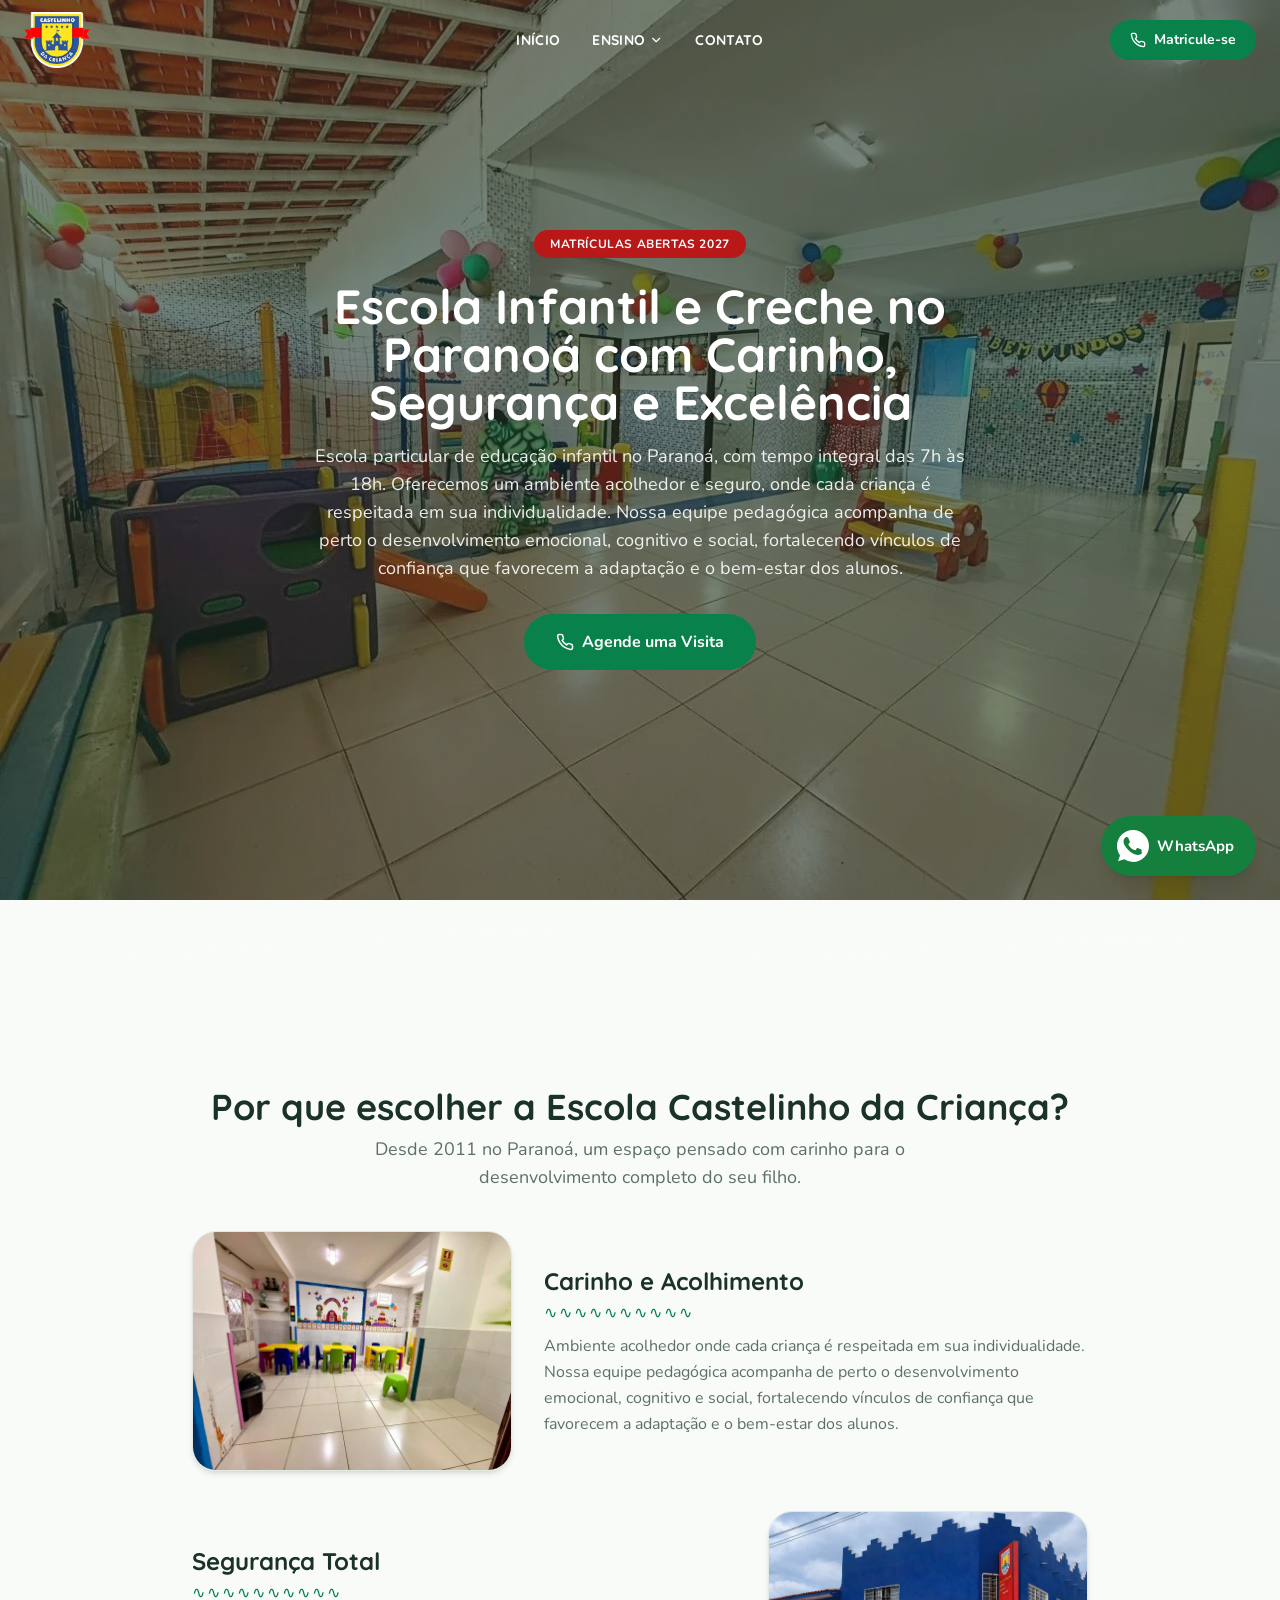
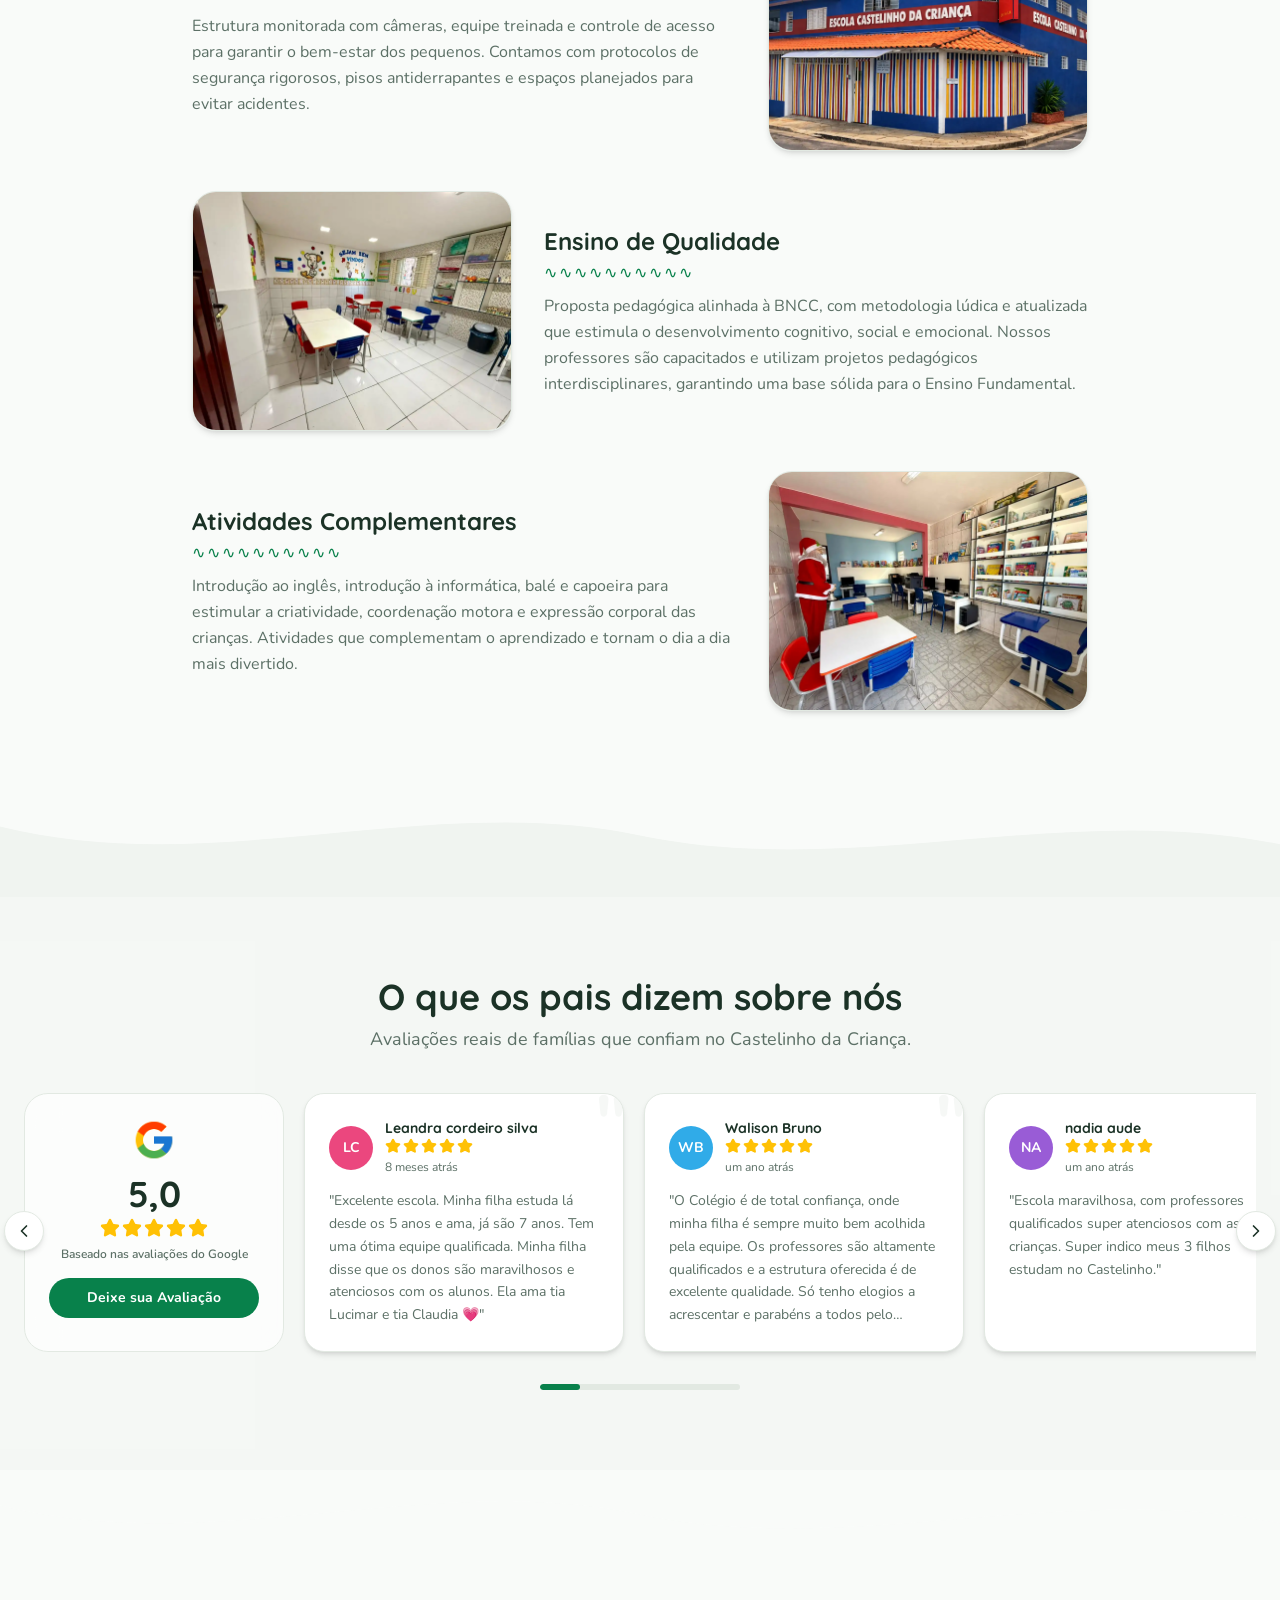
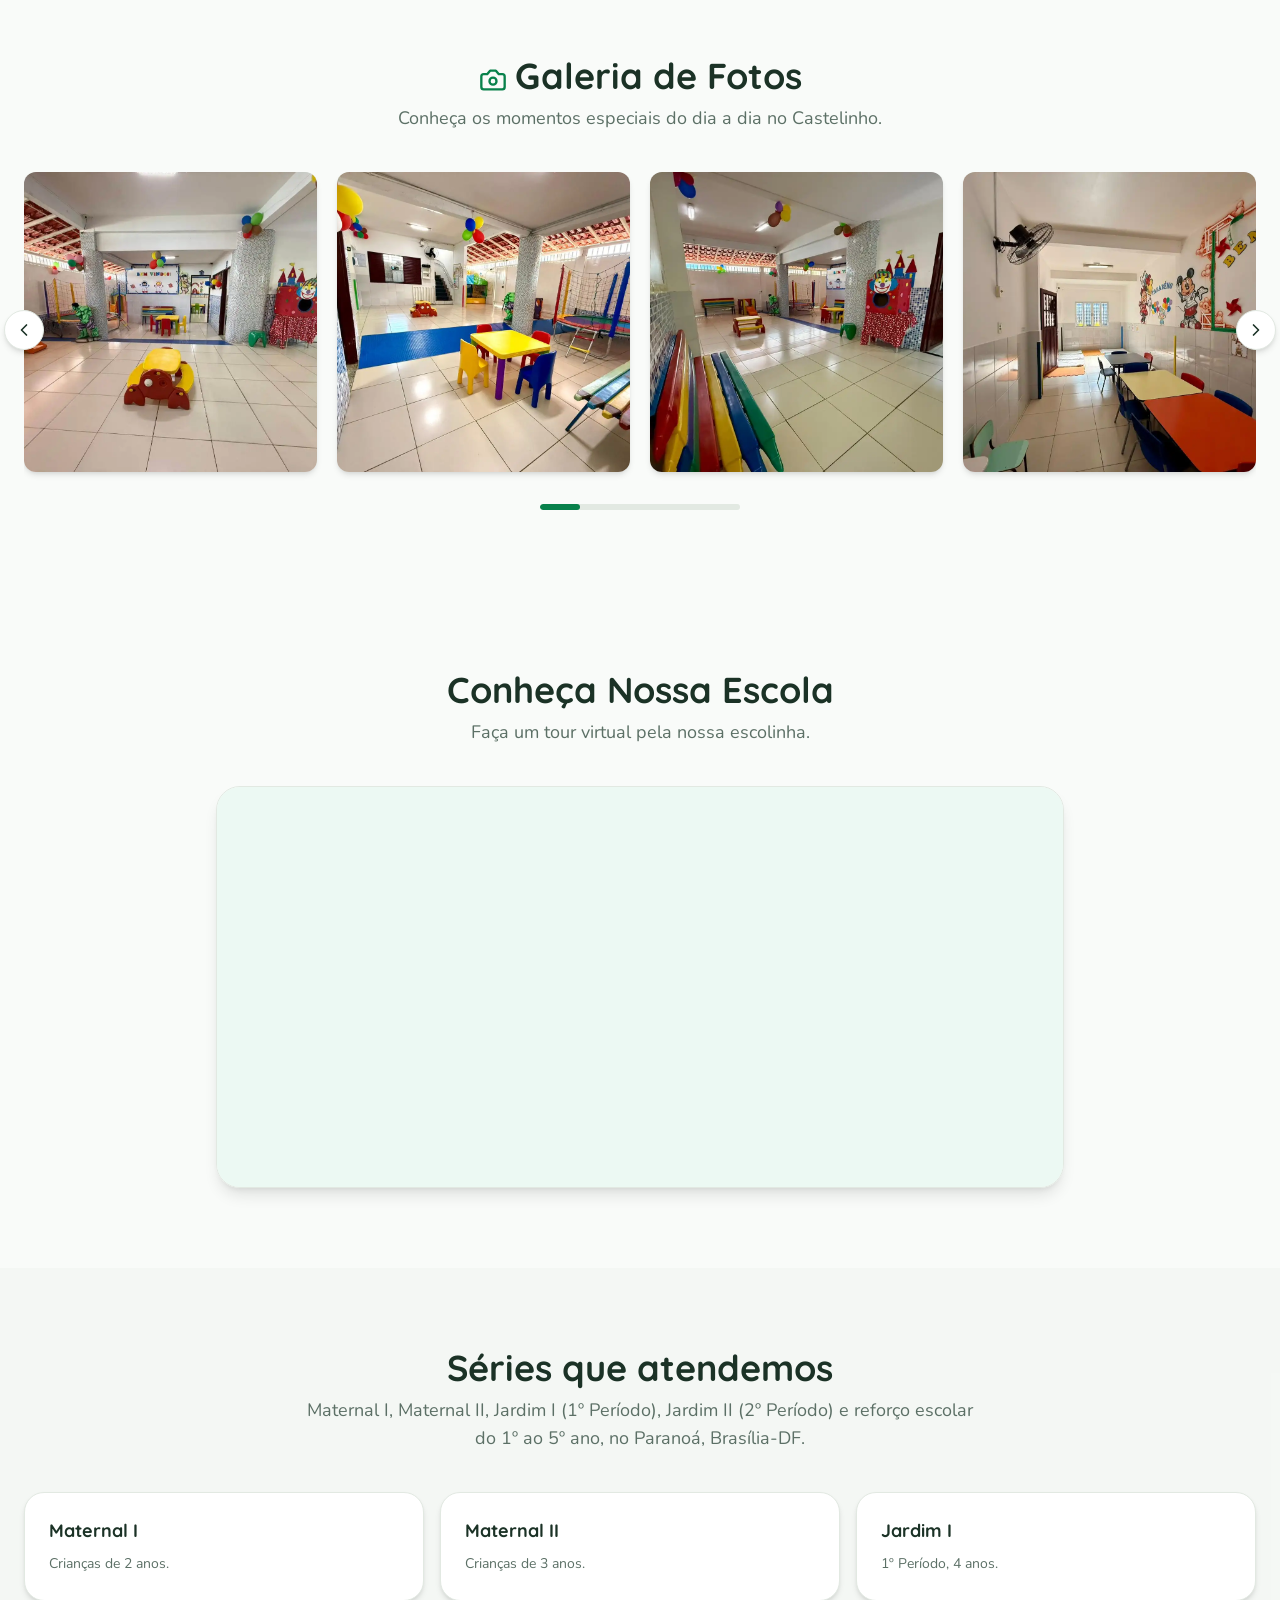
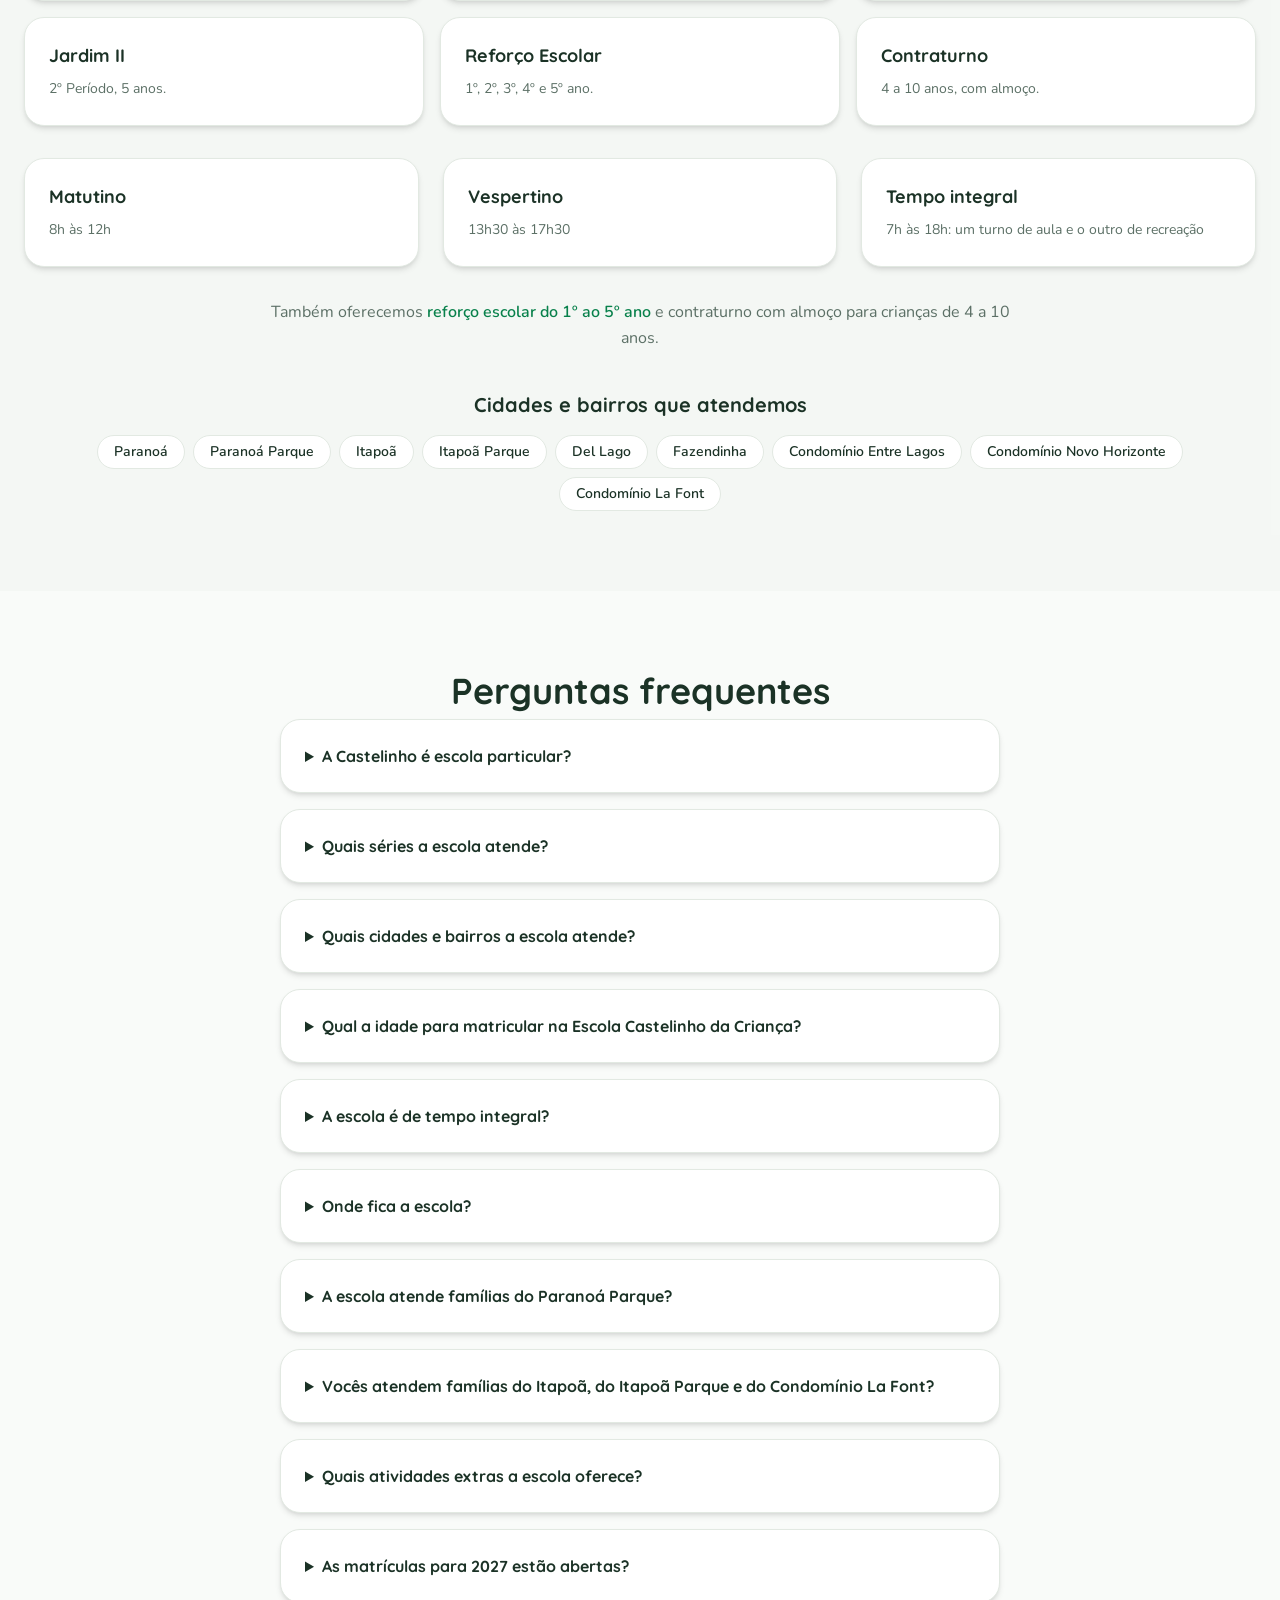
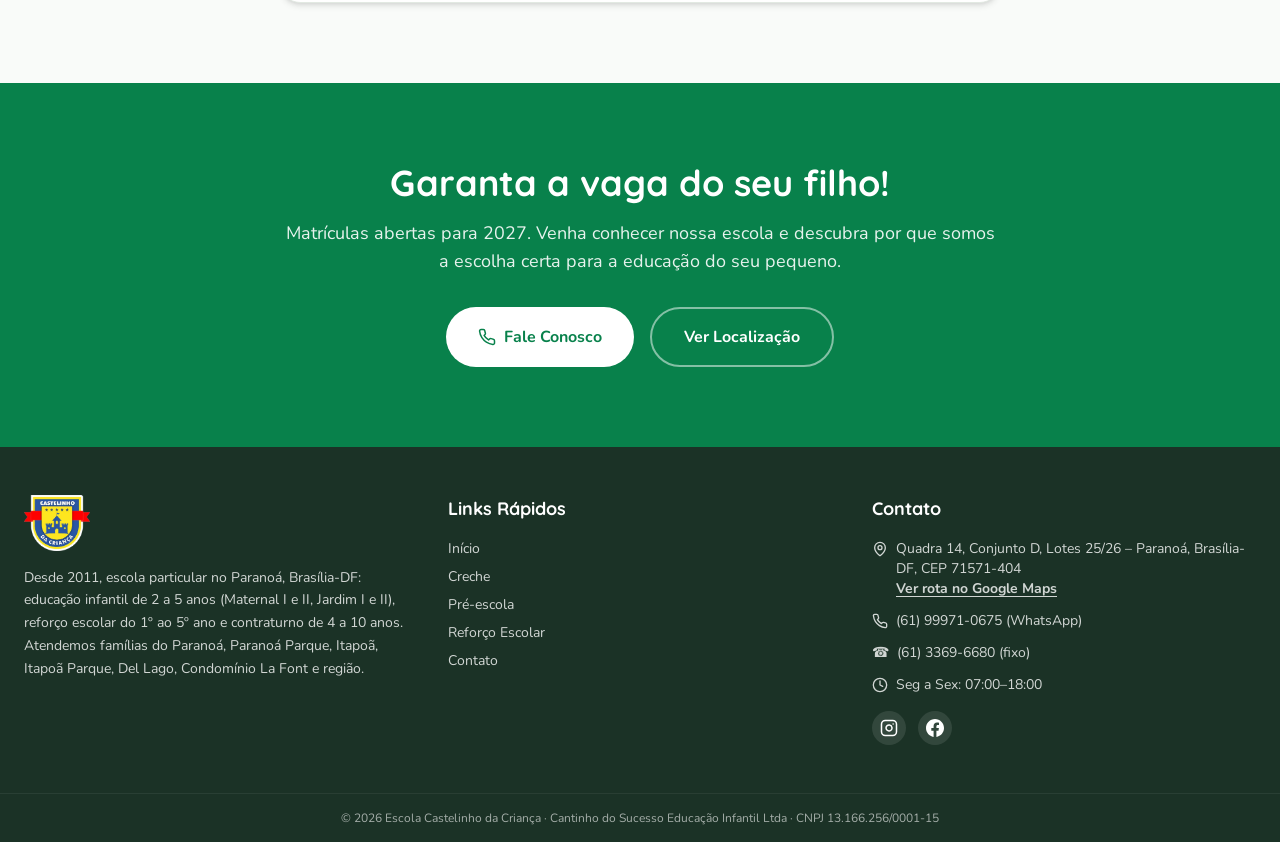
<file: index.html>
<!doctype html>
<html lang="pt-BR">
<head>
<meta charset="UTF-8"/>
<meta name="viewport" content="width=device-width, initial-scale=1"/>
<title>Escola Infantil e Creche no Paranoá DF | Castelinho da Criança</title>
<meta name="description" content="Escola particular de educação infantil no Paranoá-DF desde 2011: Maternal I e II, Jardim I e II, tempo integral das 7h às 18h e reforço escolar do 1º ao 5º ano."/>
<meta property="og:title" content="Escola Infantil e Creche no Paranoá DF | Castelinho da Criança"/>
<meta property="og:description" content="Escola particular de educação infantil no Paranoá-DF desde 2011: Maternal I e II, Jardim I e II, tempo integral das 7h às 18h e reforço escolar do 1º ao 5º ano."/>
<meta property="og:locale" content="pt_BR"/>
<meta property="og:site_name" content="Escola Castelinho da Criança"/>
<meta property="og:type" content="website"/>
<meta property="og:url" content="https://escolacastelinhodacrianca.com.br/"/>
<meta name="geo.region" content="BR-DF"/>
<meta name="geo.placename" content="Paranoá, Brasília"/>
<meta name="geo.position" content="-15.77450;-47.77700"/>
<link rel="canonical" href="https://escolacastelinhodacrianca.com.br/"/>
<link rel="preload" as="image" href="imagens/patio-coberto-hero.webp"/>
<script type="application/ld+json">{"@context":"https://schema.org","@type":["Preschool","LocalBusiness"],"@id":"https://escolacastelinhodacrianca.com.br/#escola","name":"Escola Castelinho da Criança","alternateName":["Castelinho da Criança","Escola/Creche Infantil Castelinho da Criança"],"legalName":"Cantinho do Sucesso Educação Infantil Ltda","foundingDate":"2011-01-25","description":"Escola de educação infantil e creche no Paranoá, Brasília-DF, desde 2011. Educação infantil de 2 a 5 anos: Maternal I e II, Jardim I e II (1º e 2º período), turnos matutino, vespertino e integral. Reforço escolar do 1º ao 5º ano e contraturno de 4 a 10 anos.","url":"https://escolacastelinhodacrianca.com.br/","logo":"https://escolacastelinhodacrianca.com.br/imagens/logo.webp","image":["https://escolacastelinhodacrianca.com.br/imagens/og-castelinho.jpg","https://escolacastelinhodacrianca.com.br/imagens/fachada.webp"],"telephone":"+55-61-99971-0675","email":"escolacastelinhodacrianca@gmail.com","contactPoint":[{"@type":"ContactPoint","telephone":"+55-61-99971-0675","contactType":"admissions","areaServed":"BR","availableLanguage":"Portuguese"},{"@type":"ContactPoint","telephone":"+55-61-3369-6680","contactType":"customer service","areaServed":"BR","availableLanguage":"Portuguese"}],"address":{"@type":"PostalAddress","streetAddress":"Quadra 14, Conjunto D, Lotes 25/26","addressLocality":"Paranoá","addressRegion":"DF","postalCode":"71571-404","addressCountry":"BR"},"geo":{"@type":"GeoCoordinates","latitude":-15.77450,"longitude":-47.77700},"hasMap":"https://www.google.com/maps/search/?api=1&query=-15.77450%2C-47.77700","areaServed":[{"@type":"Place","name":"Paranoá"},{"@type":"Place","name":"Paranoá Parque"},{"@type":"Place","name":"Itapoã"},{"@type":"Place","name":"Itapoã Parque"},{"@type":"Place","name":"Del Lago"},{"@type":"Place","name":"Fazendinha"},{"@type":"Place","name":"Condomínio Entre Lagos"},{"@type":"Place","name":"Condomínio Novo Horizonte"},{"@type":"Place","name":"Condomínio La Font"},{"@type":"Place","name":"Brasília-DF"}],"openingHoursSpecification":[{"@type":"OpeningHoursSpecification","dayOfWeek":["Monday","Tuesday","Wednesday","Thursday","Friday"],"opens":"07:00","closes":"18:00"}],"paymentAccepted":"PIX, boleto, transferência","sameAs":["https://www.instagram.com/castelinhodacriancaa/","https://www.facebook.com/profile.php?id=100063696559764"]}</script>
<link rel="icon" href="favicon.ico" sizes="48x48"/>
<link rel="icon" href="imagens/icone-192.png" type="image/png" sizes="192x192"/>
<link rel="apple-touch-icon" href="imagens/apple-touch-icon.png"/>
<link rel="stylesheet" href="estilo.css"/>
<script src="script.js" defer>
</script>
<meta property="og:image" content="https://escolacastelinhodacrianca.com.br/imagens/og-castelinho.jpg"/>
<meta property="og:image:width" content="1200"/>
<meta property="og:image:height" content="630"/>
<meta name="twitter:card" content="summary_large_image"/>
<meta name="twitter:image" content="https://escolacastelinhodacrianca.com.br/imagens/og-castelinho.jpg"/>
<link rel="sitemap" type="application/xml" href="sitemap.xml"/>
<script type="application/ld+json">{"@context":"https://schema.org","@type":"FAQPage","mainEntity":[{"@type":"Question","name":"A Castelinho é escola particular?","acceptedAnswer":{"@type":"Answer","text":"Sim. A Escola Castelinho da Criança é uma escola particular de educação infantil no Paranoá, Brasília-DF, desde 2011. Atende a educação infantil de 2 a 5 anos, o reforço escolar do 1º ao 5º ano e o contraturno para crianças de 4 a 10 anos."}},{"@type":"Question","name":"Quais séries a escola atende?","acceptedAnswer":{"@type":"Answer","text":"Educação infantil: Maternal I (2 anos), Maternal II (3 anos), Jardim I ou 1º Período (4 anos) e Jardim II ou 2º Período (5 anos). Reforço escolar: 1º, 2º, 3º, 4º e 5º ano do ensino fundamental."}},{"@type":"Question","name":"Quais cidades e bairros a escola atende?","acceptedAnswer":{"@type":"Answer","text":"Atendemos famílias do Paranoá, Paranoá Parque, Itapoã, Itapoã Parque, Del Lago, Fazendinha, Condomínio Entre Lagos, Condomínio Novo Horizonte e Condomínio La Font."}},{"@type":"Question","name":"Qual a idade para matricular na Escola Castelinho da Criança?","acceptedAnswer":{"@type":"Answer","text":"Recebemos crianças de 2 a 5 anos na educação infantil: Maternal I (2 anos), Maternal II (3 anos), Jardim I ou 1º Período (4 anos) e Jardim II ou 2º Período (5 anos). O reforço escolar atende alunos do 1º ao 5º ano, e o contraturno, crianças de 4 a 10 anos."}},{"@type":"Question","name":"A escola é de tempo integral?","acceptedAnswer":{"@type":"Answer","text":"Sim. O tempo integral funciona das 7h às 18h, de segunda a sexta: a criança estuda no matutino ou no vespertino e no outro turno tem recreação. Também temos o turno matutino (8h às 12h) e o vespertino (13h30 às 17h30)."}},{"@type":"Question","name":"Onde fica a escola?","acceptedAnswer":{"@type":"Answer","text":"Na Quadra 14, Conjunto D, Lotes 25/26, Paranoá, Brasília-DF, CEP 71571-404. Atendemos famílias do Paranoá, Paranoá Parque, Itapoã, Itapoã Parque, Del Lago, Fazendinha, Condomínio La Font e condomínios da região."}},{"@type":"Question","name":"A escola atende famílias do Paranoá Parque?","acceptedAnswer":{"@type":"Answer","text":"Sim. A Escola Castelinho da Criança está no Paranoá desde 2011, na Quadra 14, e recebe crianças do Paranoá, do Paranoá Parque, do Itapoã Parque e de toda a região. Temos creche (Maternal I e II, 2 e 3 anos), pré-escola (Jardim I e II, 4 e 5 anos), período integral das 7h às 18h e reforço escolar do 1º ao 5º ano. Agende uma visita pelo WhatsApp (61) 99971-0675."}},{"@type":"Question","name":"Vocês atendem famílias do Itapoã, do Itapoã Parque e do Condomínio La Font?","acceptedAnswer":{"@type":"Answer","text":"Sim. A Escola Castelinho da Criança fica na Quadra 14 do Paranoá, pertinho do Itapoã, e recebe crianças do Itapoã Parque, do Condomínio La Font e de toda a região. Temos creche (Maternal I e II, 2 e 3 anos), pré-escola (Jardim I e II, 4 e 5 anos) e reforço escolar do 1º ao 5º ano. Agende uma visita pelo WhatsApp (61) 99971-0675."}},{"@type":"Question","name":"Quais atividades extras a escola oferece?","acceptedAnswer":{"@type":"Answer","text":"Na educação infantil: introdução ao inglês, introdução à informática, balé e capoeira. No reforço e no contraturno: balé e capoeira."}},{"@type":"Question","name":"As matrículas para 2027 estão abertas?","acceptedAnswer":{"@type":"Answer","text":"Sim. Fale com a gente pelo WhatsApp (61) 99971-0675 ou pelo telefone (61) 3369-6680 e agende uma visita."}}]}</script>
</head>
<body>
<a class="pular-conteudo" href="#conteudo">Pular para o conteúdo</a>
<header class="offline-header fixed top-0 left-0 right-0 z-50 transition-all duration-300 is-home">
<div class="container flex items-center justify-between h-16 md:h-20">
<a href="index.html" class="flex items-center gap-2">
<img src="imagens/logo.webp" alt="Escola Castelinho da Criança, página inicial" class="h-12 md:h-14 w-auto" width="56" height="48"/>
</a>
<nav aria-label="Navegação principal" class="hidden md:flex items-center absolute left-1/2 -translate-x-1/2 gap-8">
<a href="index.html" class="font-heading font-bold text-sm uppercase tracking-wide transition-colors hover:text-primary" aria-current="page">Início</a>
<div class="offline-dropdown relative">
<button type="button" class="font-heading font-bold text-sm uppercase tracking-wide transition-colors hover:text-primary flex items-center gap-1 py-2" aria-expanded="false" aria-controls="ensino-menu" data-dropdown="true">Ensino<svg xmlns="http://www.w3.org/2000/svg" width="14" height="14" viewBox="0 0 24 24" fill="none" stroke="currentColor" stroke-width="2" stroke-linecap="round" stroke-linejoin="round" class="lucide lucide-chevron-down">
<path d="m6 9 6 6 6-6">
</path>
</svg>
</button>
<div id="ensino-menu" class="offline-dropdown-panel absolute top-full left-0 bg-card rounded-xl shadow-lg border border-border py-2 min-w-[180px]">
<a href="creche.html" class="block px-4 py-2.5 text-sm font-heading font-bold text-foreground/80 hover:bg-muted/50 hover:text-primary">Creche</a>
<a href="pre-escola.html" class="block px-4 py-2.5 text-sm font-heading font-bold text-foreground/80 hover:bg-muted/50 hover:text-primary">Pré-escola</a>
<a href="reforco-escolar.html" class="block px-4 py-2.5 text-sm font-heading font-bold text-foreground/80 hover:bg-muted/50 hover:text-primary">Reforço Escolar</a>
</div>
</div>
<a href="contato.html" class="font-heading font-bold text-sm uppercase tracking-wide transition-colors hover:text-primary">Contato</a>
</nav>
<a href="https://wa.me/5561999710675?text=Olá!%20Vim%20pelo%20site%20e%20gostaria%20de%20saber%20mais%20sobre%20as%20matrículas." target="_blank" rel="noopener noreferrer" class="hidden md:inline-flex items-center gap-2 bg-primary text-primary-foreground px-5 py-2.5 rounded-full font-bold text-sm hover:opacity-90">
<svg xmlns="http://www.w3.org/2000/svg" width="16" height="16" viewBox="0 0 24 24" fill="none" stroke="currentColor" stroke-width="2" stroke-linecap="round" stroke-linejoin="round" class="lucide lucide-phone">
<path d="M22 16.92v3a2 2 0 0 1-2.18 2 19.79 19.79 0 0 1-8.63-3.07 19.5 19.5 0 0 1-6-6 19.79 19.79 0 0 1-3.07-8.67A2 2 0 0 1 4.11 2h3a2 2 0 0 1 2 1.72 12.84 12.84 0 0 0 .7 2.81 2 2 0 0 1-.45 2.11L8.09 9.91a16 16 0 0 0 6 6l1.27-1.27a2 2 0 0 1 2.11-.45 12.84 12.84 0 0 0 2.81.7A2 2 0 0 1 22 16.92z">
</path>
</svg>Matricule-se</a>
<button type="button" class="md:hidden p-2" aria-label="Menu" aria-expanded="false" aria-controls="menu-mobile" data-menu="true">
<svg xmlns="http://www.w3.org/2000/svg" width="28" height="28" viewBox="0 0 24 24" fill="none" stroke="currentColor" stroke-width="2" stroke-linecap="round" stroke-linejoin="round" class="lucide lucide-menu">
<line x1="4" x2="20" y1="12" y2="12">
</line>
<line x1="4" x2="20" y1="6" y2="6">
</line>
<line x1="4" x2="20" y1="18" y2="18">
</line>
</svg>
</button>
</div>
<nav id="menu-mobile" aria-label="Navegação móvel" class="offline-mobile md:hidden bg-card border-t border-border pb-4" hidden="">
<a href="index.html" class="block px-6 py-3 font-heading font-bold text-base text-foreground/80" aria-current="page">Início</a>
<a href="creche.html" class="block px-6 py-3 font-heading font-bold text-base text-foreground/80">Creche</a>
<a href="pre-escola.html" class="block px-6 py-3 font-heading font-bold text-base text-foreground/80">Pré-escola</a>
<a href="reforco-escolar.html" class="block px-6 py-3 font-heading font-bold text-base text-foreground/80">Reforço Escolar</a>
<a href="contato.html" class="block px-6 py-3 font-heading font-bold text-base text-foreground/80">Contato</a>
<div class="px-6 pt-2">
<a href="https://wa.me/5561999710675?text=Olá!%20Vim%20pelo%20site%20e%20gostaria%20de%20saber%20mais%20sobre%20as%20matrículas." target="_blank" rel="noopener noreferrer" class="flex items-center justify-center gap-2 bg-primary text-primary-foreground px-5 py-3 rounded-full font-bold text-sm">
<svg xmlns="http://www.w3.org/2000/svg" width="16" height="16" viewBox="0 0 24 24" fill="none" stroke="currentColor" stroke-width="2" stroke-linecap="round" stroke-linejoin="round" class="lucide lucide-phone">
<path d="M22 16.92v3a2 2 0 0 1-2.18 2 19.79 19.79 0 0 1-8.63-3.07 19.5 19.5 0 0 1-6-6 19.79 19.79 0 0 1-3.07-8.67A2 2 0 0 1 4.11 2h3a2 2 0 0 1 2 1.72 12.84 12.84 0 0 0 .7 2.81 2 2 0 0 1-.45 2.11L8.09 9.91a16 16 0 0 0 6 6l1.27-1.27a2 2 0 0 1 2.11-.45 12.84 12.84 0 0 0 2.81.7A2 2 0 0 1 22 16.92z">
</path>
</svg>Matricule-se</a>
</div>
</nav>
</header>
<main id="conteudo" tabindex="-1">
<section class="relative min-h-screen flex items-center justify-center overflow-hidden" aria-label="Banner principal">
<img src="imagens/patio-coberto-hero.webp" alt="Pátio coberto da Escola Castelinho da Criança, com brinquedos e cama elástica" class="absolute inset-0 w-full h-full object-cover" fetchpriority="high" width="1280" height="960"/>
<div class="absolute inset-0 bg-foreground/60">
</div>
<div class="relative container py-20 flex justify-center">
<div class="max-w-2xl text-center">
<span class="inline-block bg-accent text-accent-foreground text-xs font-bold px-4 py-1.5 rounded-full mb-6 uppercase tracking-wider">Matrículas Abertas 2027</span>
<h1 class="text-2xl sm:text-3xl md:text-4xl lg:text-5xl font-heading font-bold text-white leading-tight mb-4">Escola Infantil e Creche no Paranoá com Carinho, Segurança e Excelência</h1>
<p class="text-base md:text-lg text-white/90 mb-8 leading-relaxed">Escola particular de educação infantil no Paranoá, com tempo integral das 7h às 18h. Oferecemos um ambiente acolhedor e seguro, onde cada criança é respeitada em sua individualidade. Nossa equipe pedagógica acompanha de perto o desenvolvimento emocional, cognitivo e social, fortalecendo vínculos de confiança que favorecem a adaptação e o bem-estar dos alunos.</p>
<a href="https://wa.me/5561999710675?text=Olá!%20Vim%20pelo%20site%20e%20gostaria%20de%20agendar%20uma%20visita." target="_blank" rel="noopener noreferrer" class="inline-flex items-center justify-center gap-2 bg-primary text-primary-foreground font-bold px-8 py-4 rounded-full text-base hover:opacity-90 transition-opacity">
<svg xmlns="http://www.w3.org/2000/svg" width="18" height="18" viewBox="0 0 24 24" fill="none" stroke="currentColor" stroke-width="2" stroke-linecap="round" stroke-linejoin="round" class="lucide lucide-phone">
<path d="M22 16.92v3a2 2 0 0 1-2.18 2 19.79 19.79 0 0 1-8.63-3.07 19.5 19.5 0 0 1-6-6 19.79 19.79 0 0 1-3.07-8.67A2 2 0 0 1 4.11 2h3a2 2 0 0 1 2 1.72 12.84 12.84 0 0 0 .7 2.81 2 2 0 0 1-.45 2.11L8.09 9.91a16 16 0 0 0 6 6l1.27-1.27a2 2 0 0 1 2.11-.45 12.84 12.84 0 0 0 2.81.7A2 2 0 0 1 22 16.92z">
</path>
</svg>Agende uma Visita</a>
</div>
</div>
</section>
<div class="wave-divider  ">
<svg viewBox="0 0 1440 120" preserveAspectRatio="none" xmlns="http://www.w3.org/2000/svg">
<path d="M0,40 C240,100 480,0 720,50 C960,100 1200,10 1440,60 L1440,120 L0,120 Z" fill="hsl(120, 20%, 98%)">
</path>
</svg>
</div>
<section class="py-16 md:py-20" aria-label="Diferenciais da escola">
<div class="container">
<h2 class="section-title">Por que escolher a Escola Castelinho da Criança?</h2>
<p class="section-subtitle">Desde 2011 no Paranoá, um espaço pensado com carinho para o desenvolvimento completo do seu filho.</p>
<div class="flex flex-col gap-10">
<article class="flex flex-col md:flex-row  items-center gap-6 md:gap-8 max-w-4xl mx-auto">
<div class="w-full md:w-[320px] aspect-[4/3] rounded-3xl overflow-hidden border border-border shadow-md shrink-0">
<img src="imagens/sala-mesinhas-coloridas.webp" alt="Sala com mesinhas e cadeiras coloridas do tamanho das crianças e mural de boas-vindas" loading="lazy" decoding="async" class="w-full h-full object-cover hover:scale-105 transition-transform duration-500" width="1280" height="960"/>
</div>
<div class="flex-1">
<h3 class="font-heading font-bold text-xl md:text-2xl mb-2 text-foreground">Carinho e Acolhimento</h3>
<div class="flex gap-0.5 mb-3" aria-hidden="true">
<span class="text-primary text-base leading-none">∿</span>
<span class="text-primary text-base leading-none">∿</span>
<span class="text-primary text-base leading-none">∿</span>
<span class="text-primary text-base leading-none">∿</span>
<span class="text-primary text-base leading-none">∿</span>
<span class="text-primary text-base leading-none">∿</span>
<span class="text-primary text-base leading-none">∿</span>
<span class="text-primary text-base leading-none">∿</span>
<span class="text-primary text-base leading-none">∿</span>
<span class="text-primary text-base leading-none">∿</span>
</div>
<p class="text-muted-foreground leading-relaxed">Ambiente acolhedor onde cada criança é respeitada em sua individualidade. Nossa equipe pedagógica acompanha de perto o desenvolvimento emocional, cognitivo e social, fortalecendo vínculos de confiança que favorecem a adaptação e o bem-estar dos alunos.</p>
</div>
</article>
<article class="flex flex-col md:flex-row md:flex-row-reverse items-center gap-6 md:gap-8 max-w-4xl mx-auto">
<div class="w-full md:w-[320px] aspect-[4/3] rounded-3xl overflow-hidden border border-border shadow-md shrink-0">
<img src="imagens/fachada.webp" alt="Fachada azul da Escola Castelinho da Criança, com ameias de castelo e portões listrados" loading="lazy" decoding="async" class="w-full h-full object-cover hover:scale-105 transition-transform duration-500" width="1536" height="1024"/>
</div>
<div class="flex-1">
<h3 class="font-heading font-bold text-xl md:text-2xl mb-2 text-foreground">Segurança Total</h3>
<div class="flex gap-0.5 mb-3" aria-hidden="true">
<span class="text-primary text-base leading-none">∿</span>
<span class="text-primary text-base leading-none">∿</span>
<span class="text-primary text-base leading-none">∿</span>
<span class="text-primary text-base leading-none">∿</span>
<span class="text-primary text-base leading-none">∿</span>
<span class="text-primary text-base leading-none">∿</span>
<span class="text-primary text-base leading-none">∿</span>
<span class="text-primary text-base leading-none">∿</span>
<span class="text-primary text-base leading-none">∿</span>
<span class="text-primary text-base leading-none">∿</span>
</div>
<p class="text-muted-foreground leading-relaxed">Estrutura monitorada com câmeras, equipe treinada e controle de acesso para garantir o bem-estar dos pequenos. Contamos com protocolos de segurança rigorosos, pisos antiderrapantes e espaços planejados para evitar acidentes.</p>
</div>
</article>
<article class="flex flex-col md:flex-row  items-center gap-6 md:gap-8 max-w-4xl mx-auto">
<div class="w-full md:w-[320px] aspect-[4/3] rounded-3xl overflow-hidden border border-border shadow-md shrink-0">
<img src="imagens/sala-aula-mural-boas-vindas.webp" alt="Sala de aula com mesas brancas, cadeiras vermelhas e azuis e mural de boas-vindas" loading="lazy" decoding="async" class="w-full h-full object-cover hover:scale-105 transition-transform duration-500" width="1280" height="960"/>
</div>
<div class="flex-1">
<h3 class="font-heading font-bold text-xl md:text-2xl mb-2 text-foreground">Ensino de Qualidade</h3>
<div class="flex gap-0.5 mb-3" aria-hidden="true">
<span class="text-primary text-base leading-none">∿</span>
<span class="text-primary text-base leading-none">∿</span>
<span class="text-primary text-base leading-none">∿</span>
<span class="text-primary text-base leading-none">∿</span>
<span class="text-primary text-base leading-none">∿</span>
<span class="text-primary text-base leading-none">∿</span>
<span class="text-primary text-base leading-none">∿</span>
<span class="text-primary text-base leading-none">∿</span>
<span class="text-primary text-base leading-none">∿</span>
<span class="text-primary text-base leading-none">∿</span>
</div>
<p class="text-muted-foreground leading-relaxed">Proposta pedagógica alinhada à BNCC, com metodologia lúdica e atualizada que estimula o desenvolvimento cognitivo, social e emocional. Nossos professores são capacitados e utilizam projetos pedagógicos interdisciplinares, garantindo uma base sólida para o Ensino Fundamental.</p>
</div>
</article>
<article class="flex flex-col md:flex-row md:flex-row-reverse items-center gap-6 md:gap-8 max-w-4xl mx-auto">
<div class="w-full md:w-[320px] aspect-[4/3] rounded-3xl overflow-hidden border border-border shadow-md shrink-0">
<img src="imagens/sala-informatica-leitura.webp" alt="Sala de informática e leitura, com computadores e estante de livros" loading="lazy" decoding="async" class="w-full h-full object-cover hover:scale-105 transition-transform duration-500" width="1280" height="960"/>
</div>
<div class="flex-1">
<h3 class="font-heading font-bold text-xl md:text-2xl mb-2 text-foreground">Atividades Complementares</h3>
<div class="flex gap-0.5 mb-3" aria-hidden="true">
<span class="text-primary text-base leading-none">∿</span>
<span class="text-primary text-base leading-none">∿</span>
<span class="text-primary text-base leading-none">∿</span>
<span class="text-primary text-base leading-none">∿</span>
<span class="text-primary text-base leading-none">∿</span>
<span class="text-primary text-base leading-none">∿</span>
<span class="text-primary text-base leading-none">∿</span>
<span class="text-primary text-base leading-none">∿</span>
<span class="text-primary text-base leading-none">∿</span>
<span class="text-primary text-base leading-none">∿</span>
</div>
<p class="text-muted-foreground leading-relaxed">Introdução ao inglês, introdução à informática, balé e capoeira para estimular a criatividade, coordenação motora e expressão corporal das crianças. Atividades que complementam o aprendizado e tornam o dia a dia mais divertido.</p>
</div>
</article>
</div>
</div>
</section>
<div class="wave-divider  ">
<svg viewBox="0 0 1440 120" preserveAspectRatio="none" xmlns="http://www.w3.org/2000/svg">
<path d="M0,40 C240,100 480,0 720,50 C960,100 1200,10 1440,60 L1440,120 L0,120 Z" fill="hsl(120, 15%, 95%)">
</path>
</svg>
</div>
<div>
<section class="py-16 md:py-20 bg-muted/50" aria-label="Avaliações de pais">
<div class="container">
<h2 class="section-title">O que os pais dizem sobre nós</h2>
<p class="section-subtitle">Avaliações reais de famílias que confiam no Castelinho da Criança.</p>
<div class="relative">
<button class="hidden md:flex absolute -left-5 top-1/2 -translate-y-1/2 z-10 w-10 h-10 items-center justify-center rounded-full bg-card shadow-md border border-border text-foreground hover:bg-muted transition-colors" aria-label="Anterior">
<svg xmlns="http://www.w3.org/2000/svg" width="20" height="20" viewBox="0 0 24 24" fill="none" stroke="currentColor" stroke-width="2" stroke-linecap="round" stroke-linejoin="round" class="lucide lucide-chevron-left">
<path d="m15 18-6-6 6-6">
</path>
</svg>
</button>
<button class="hidden md:flex absolute -right-5 top-1/2 -translate-y-1/2 z-10 w-10 h-10 items-center justify-center rounded-full bg-card shadow-md border border-border text-foreground hover:bg-muted transition-colors" aria-label="Próximo">
<svg xmlns="http://www.w3.org/2000/svg" width="20" height="20" viewBox="0 0 24 24" fill="none" stroke="currentColor" stroke-width="2" stroke-linecap="round" stroke-linejoin="round" class="lucide lucide-chevron-right">
<path d="m9 18 6-6-6-6">
</path>
</svg>
</button>
<div class="flex gap-5 overflow-x-auto pb-4 snap-x snap-mandatory" style="scrollbar-width:none" role="region" aria-label="Carrossel de avaliações">
<div class="glass-card p-6 text-center min-w-[260px] max-w-[300px] shrink-0 snap-start">
<img src="imagens/google-logo.png" alt="Google" width="44" height="44" class="mx-auto mb-3" loading="lazy" decoding="async"/>
<div class="text-4xl font-heading font-bold text-foreground mb-1">5,0</div>
<div class="flex justify-center gap-0.5 mb-2" role="img" aria-label="Nota 5 de 5 estrelas">
<svg xmlns="http://www.w3.org/2000/svg" width="20" height="20" viewBox="0 0 24 24" fill="none" stroke="currentColor" stroke-width="2" stroke-linecap="round" stroke-linejoin="round" class="lucide lucide-star fill-yellow-star text-yellow-star">
<path d="M11.525 2.295a.53.53 0 0 1 .95 0l2.31 4.679a2.123 2.123 0 0 0 1.595 1.16l5.166.756a.53.53 0 0 1 .294.904l-3.736 3.638a2.123 2.123 0 0 0-.611 1.878l.882 5.14a.53.53 0 0 1-.771.56l-4.618-2.428a2.122 2.122 0 0 0-1.973 0L6.396 21.01a.53.53 0 0 1-.77-.56l.881-5.139a2.122 2.122 0 0 0-.611-1.879L2.16 9.795a.53.53 0 0 1 .294-.906l5.165-.755a2.122 2.122 0 0 0 1.597-1.16z">
</path>
</svg>
<svg xmlns="http://www.w3.org/2000/svg" width="20" height="20" viewBox="0 0 24 24" fill="none" stroke="currentColor" stroke-width="2" stroke-linecap="round" stroke-linejoin="round" class="lucide lucide-star fill-yellow-star text-yellow-star">
<path d="M11.525 2.295a.53.53 0 0 1 .95 0l2.31 4.679a2.123 2.123 0 0 0 1.595 1.16l5.166.756a.53.53 0 0 1 .294.904l-3.736 3.638a2.123 2.123 0 0 0-.611 1.878l.882 5.14a.53.53 0 0 1-.771.56l-4.618-2.428a2.122 2.122 0 0 0-1.973 0L6.396 21.01a.53.53 0 0 1-.77-.56l.881-5.139a2.122 2.122 0 0 0-.611-1.879L2.16 9.795a.53.53 0 0 1 .294-.906l5.165-.755a2.122 2.122 0 0 0 1.597-1.16z">
</path>
</svg>
<svg xmlns="http://www.w3.org/2000/svg" width="20" height="20" viewBox="0 0 24 24" fill="none" stroke="currentColor" stroke-width="2" stroke-linecap="round" stroke-linejoin="round" class="lucide lucide-star fill-yellow-star text-yellow-star">
<path d="M11.525 2.295a.53.53 0 0 1 .95 0l2.31 4.679a2.123 2.123 0 0 0 1.595 1.16l5.166.756a.53.53 0 0 1 .294.904l-3.736 3.638a2.123 2.123 0 0 0-.611 1.878l.882 5.14a.53.53 0 0 1-.771.56l-4.618-2.428a2.122 2.122 0 0 0-1.973 0L6.396 21.01a.53.53 0 0 1-.77-.56l.881-5.139a2.122 2.122 0 0 0-.611-1.879L2.16 9.795a.53.53 0 0 1 .294-.906l5.165-.755a2.122 2.122 0 0 0 1.597-1.16z">
</path>
</svg>
<svg xmlns="http://www.w3.org/2000/svg" width="20" height="20" viewBox="0 0 24 24" fill="none" stroke="currentColor" stroke-width="2" stroke-linecap="round" stroke-linejoin="round" class="lucide lucide-star fill-yellow-star text-yellow-star">
<path d="M11.525 2.295a.53.53 0 0 1 .95 0l2.31 4.679a2.123 2.123 0 0 0 1.595 1.16l5.166.756a.53.53 0 0 1 .294.904l-3.736 3.638a2.123 2.123 0 0 0-.611 1.878l.882 5.14a.53.53 0 0 1-.771.56l-4.618-2.428a2.122 2.122 0 0 0-1.973 0L6.396 21.01a.53.53 0 0 1-.77-.56l.881-5.139a2.122 2.122 0 0 0-.611-1.879L2.16 9.795a.53.53 0 0 1 .294-.906l5.165-.755a2.122 2.122 0 0 0 1.597-1.16z">
</path>
</svg>
<svg xmlns="http://www.w3.org/2000/svg" width="20" height="20" viewBox="0 0 24 24" fill="none" stroke="currentColor" stroke-width="2" stroke-linecap="round" stroke-linejoin="round" class="lucide lucide-star fill-yellow-star text-yellow-star">
<path d="M11.525 2.295a.53.53 0 0 1 .95 0l2.31 4.679a2.123 2.123 0 0 0 1.595 1.16l5.166.756a.53.53 0 0 1 .294.904l-3.736 3.638a2.123 2.123 0 0 0-.611 1.878l.882 5.14a.53.53 0 0 1-.771.56l-4.618-2.428a2.122 2.122 0 0 0-1.973 0L6.396 21.01a.53.53 0 0 1-.77-.56l.881-5.139a2.122 2.122 0 0 0-.611-1.879L2.16 9.795a.53.53 0 0 1 .294-.906l5.165-.755a2.122 2.122 0 0 0 1.597-1.16z">
</path>
</svg>
</div>
<p class="text-muted-foreground font-semibold text-xs mb-4">Baseado nas avaliações do Google</p>
<a href="https://share.google/bXrcFCnR0u5TLq8eB" target="_blank" rel="noopener noreferrer" class="inline-block w-full bg-primary text-primary-foreground font-bold py-2.5 px-6 rounded-full hover:opacity-90 transition-opacity text-sm">Deixe sua Avaliação</a>
</div>
<div class="min-w-[280px] max-w-[320px] snap-start shrink-0">
<div class="bg-card rounded-2xl p-6 shadow-md border border-border h-full flex flex-col relative overflow-hidden">
<span class="absolute -top-2 -right-1 text-7xl font-bold text-muted/60 leading-none select-none pointer-events-none" aria-hidden="true">&quot;</span>
<div class="flex items-center gap-3 mb-3">
<div class="avatar-circle bg-pink-fun">LC</div>
<div>
<h4 class="font-heading font-bold text-sm text-foreground">Leandra cordeiro silva</h4>
<div class="flex gap-0.5" role="img" aria-label="5 de 5 estrelas">
<svg xmlns="http://www.w3.org/2000/svg" width="16" height="16" viewBox="0 0 24 24" fill="none" stroke="currentColor" stroke-width="2" stroke-linecap="round" stroke-linejoin="round" class="lucide lucide-star fill-yellow-star text-yellow-star">
<path d="M11.525 2.295a.53.53 0 0 1 .95 0l2.31 4.679a2.123 2.123 0 0 0 1.595 1.16l5.166.756a.53.53 0 0 1 .294.904l-3.736 3.638a2.123 2.123 0 0 0-.611 1.878l.882 5.14a.53.53 0 0 1-.771.56l-4.618-2.428a2.122 2.122 0 0 0-1.973 0L6.396 21.01a.53.53 0 0 1-.77-.56l.881-5.139a2.122 2.122 0 0 0-.611-1.879L2.16 9.795a.53.53 0 0 1 .294-.906l5.165-.755a2.122 2.122 0 0 0 1.597-1.16z">
</path>
</svg>
<svg xmlns="http://www.w3.org/2000/svg" width="16" height="16" viewBox="0 0 24 24" fill="none" stroke="currentColor" stroke-width="2" stroke-linecap="round" stroke-linejoin="round" class="lucide lucide-star fill-yellow-star text-yellow-star">
<path d="M11.525 2.295a.53.53 0 0 1 .95 0l2.31 4.679a2.123 2.123 0 0 0 1.595 1.16l5.166.756a.53.53 0 0 1 .294.904l-3.736 3.638a2.123 2.123 0 0 0-.611 1.878l.882 5.14a.53.53 0 0 1-.771.56l-4.618-2.428a2.122 2.122 0 0 0-1.973 0L6.396 21.01a.53.53 0 0 1-.77-.56l.881-5.139a2.122 2.122 0 0 0-.611-1.879L2.16 9.795a.53.53 0 0 1 .294-.906l5.165-.755a2.122 2.122 0 0 0 1.597-1.16z">
</path>
</svg>
<svg xmlns="http://www.w3.org/2000/svg" width="16" height="16" viewBox="0 0 24 24" fill="none" stroke="currentColor" stroke-width="2" stroke-linecap="round" stroke-linejoin="round" class="lucide lucide-star fill-yellow-star text-yellow-star">
<path d="M11.525 2.295a.53.53 0 0 1 .95 0l2.31 4.679a2.123 2.123 0 0 0 1.595 1.16l5.166.756a.53.53 0 0 1 .294.904l-3.736 3.638a2.123 2.123 0 0 0-.611 1.878l.882 5.14a.53.53 0 0 1-.771.56l-4.618-2.428a2.122 2.122 0 0 0-1.973 0L6.396 21.01a.53.53 0 0 1-.77-.56l.881-5.139a2.122 2.122 0 0 0-.611-1.879L2.16 9.795a.53.53 0 0 1 .294-.906l5.165-.755a2.122 2.122 0 0 0 1.597-1.16z">
</path>
</svg>
<svg xmlns="http://www.w3.org/2000/svg" width="16" height="16" viewBox="0 0 24 24" fill="none" stroke="currentColor" stroke-width="2" stroke-linecap="round" stroke-linejoin="round" class="lucide lucide-star fill-yellow-star text-yellow-star">
<path d="M11.525 2.295a.53.53 0 0 1 .95 0l2.31 4.679a2.123 2.123 0 0 0 1.595 1.16l5.166.756a.53.53 0 0 1 .294.904l-3.736 3.638a2.123 2.123 0 0 0-.611 1.878l.882 5.14a.53.53 0 0 1-.771.56l-4.618-2.428a2.122 2.122 0 0 0-1.973 0L6.396 21.01a.53.53 0 0 1-.77-.56l.881-5.139a2.122 2.122 0 0 0-.611-1.879L2.16 9.795a.53.53 0 0 1 .294-.906l5.165-.755a2.122 2.122 0 0 0 1.597-1.16z">
</path>
</svg>
<svg xmlns="http://www.w3.org/2000/svg" width="16" height="16" viewBox="0 0 24 24" fill="none" stroke="currentColor" stroke-width="2" stroke-linecap="round" stroke-linejoin="round" class="lucide lucide-star fill-yellow-star text-yellow-star">
<path d="M11.525 2.295a.53.53 0 0 1 .95 0l2.31 4.679a2.123 2.123 0 0 0 1.595 1.16l5.166.756a.53.53 0 0 1 .294.904l-3.736 3.638a2.123 2.123 0 0 0-.611 1.878l.882 5.14a.53.53 0 0 1-.771.56l-4.618-2.428a2.122 2.122 0 0 0-1.973 0L6.396 21.01a.53.53 0 0 1-.77-.56l.881-5.139a2.122 2.122 0 0 0-.611-1.879L2.16 9.795a.53.53 0 0 1 .294-.906l5.165-.755a2.122 2.122 0 0 0 1.597-1.16z">
</path>
</svg>
</div>
<span class="text-xs text-muted-foreground">8 meses atrás</span>
</div>
</div>
<p class="text-sm text-muted-foreground leading-relaxed line-clamp-6">&quot;Excelente escola. Minha filha estuda lá desde os 5 anos e ama, já são 7 anos. Tem uma ótima equipe qualificada. Minha filha disse que os donos são maravilhosos e atenciosos com os alunos. Ela ama tia Lucimar e tia Claudia 💗&quot;</p>
</div>
</div>
<div class="min-w-[280px] max-w-[320px] snap-start shrink-0">
<div class="bg-card rounded-2xl p-6 shadow-md border border-border h-full flex flex-col relative overflow-hidden">
<span class="absolute -top-2 -right-1 text-7xl font-bold text-muted/60 leading-none select-none pointer-events-none" aria-hidden="true">&quot;</span>
<div class="flex items-center gap-3 mb-3">
<div class="avatar-circle bg-sky-brand">WB</div>
<div>
<h4 class="font-heading font-bold text-sm text-foreground">Walison Bruno</h4>
<div class="flex gap-0.5" role="img" aria-label="5 de 5 estrelas">
<svg xmlns="http://www.w3.org/2000/svg" width="16" height="16" viewBox="0 0 24 24" fill="none" stroke="currentColor" stroke-width="2" stroke-linecap="round" stroke-linejoin="round" class="lucide lucide-star fill-yellow-star text-yellow-star">
<path d="M11.525 2.295a.53.53 0 0 1 .95 0l2.31 4.679a2.123 2.123 0 0 0 1.595 1.16l5.166.756a.53.53 0 0 1 .294.904l-3.736 3.638a2.123 2.123 0 0 0-.611 1.878l.882 5.14a.53.53 0 0 1-.771.56l-4.618-2.428a2.122 2.122 0 0 0-1.973 0L6.396 21.01a.53.53 0 0 1-.77-.56l.881-5.139a2.122 2.122 0 0 0-.611-1.879L2.16 9.795a.53.53 0 0 1 .294-.906l5.165-.755a2.122 2.122 0 0 0 1.597-1.16z">
</path>
</svg>
<svg xmlns="http://www.w3.org/2000/svg" width="16" height="16" viewBox="0 0 24 24" fill="none" stroke="currentColor" stroke-width="2" stroke-linecap="round" stroke-linejoin="round" class="lucide lucide-star fill-yellow-star text-yellow-star">
<path d="M11.525 2.295a.53.53 0 0 1 .95 0l2.31 4.679a2.123 2.123 0 0 0 1.595 1.16l5.166.756a.53.53 0 0 1 .294.904l-3.736 3.638a2.123 2.123 0 0 0-.611 1.878l.882 5.14a.53.53 0 0 1-.771.56l-4.618-2.428a2.122 2.122 0 0 0-1.973 0L6.396 21.01a.53.53 0 0 1-.77-.56l.881-5.139a2.122 2.122 0 0 0-.611-1.879L2.16 9.795a.53.53 0 0 1 .294-.906l5.165-.755a2.122 2.122 0 0 0 1.597-1.16z">
</path>
</svg>
<svg xmlns="http://www.w3.org/2000/svg" width="16" height="16" viewBox="0 0 24 24" fill="none" stroke="currentColor" stroke-width="2" stroke-linecap="round" stroke-linejoin="round" class="lucide lucide-star fill-yellow-star text-yellow-star">
<path d="M11.525 2.295a.53.53 0 0 1 .95 0l2.31 4.679a2.123 2.123 0 0 0 1.595 1.16l5.166.756a.53.53 0 0 1 .294.904l-3.736 3.638a2.123 2.123 0 0 0-.611 1.878l.882 5.14a.53.53 0 0 1-.771.56l-4.618-2.428a2.122 2.122 0 0 0-1.973 0L6.396 21.01a.53.53 0 0 1-.77-.56l.881-5.139a2.122 2.122 0 0 0-.611-1.879L2.16 9.795a.53.53 0 0 1 .294-.906l5.165-.755a2.122 2.122 0 0 0 1.597-1.16z">
</path>
</svg>
<svg xmlns="http://www.w3.org/2000/svg" width="16" height="16" viewBox="0 0 24 24" fill="none" stroke="currentColor" stroke-width="2" stroke-linecap="round" stroke-linejoin="round" class="lucide lucide-star fill-yellow-star text-yellow-star">
<path d="M11.525 2.295a.53.53 0 0 1 .95 0l2.31 4.679a2.123 2.123 0 0 0 1.595 1.16l5.166.756a.53.53 0 0 1 .294.904l-3.736 3.638a2.123 2.123 0 0 0-.611 1.878l.882 5.14a.53.53 0 0 1-.771.56l-4.618-2.428a2.122 2.122 0 0 0-1.973 0L6.396 21.01a.53.53 0 0 1-.77-.56l.881-5.139a2.122 2.122 0 0 0-.611-1.879L2.16 9.795a.53.53 0 0 1 .294-.906l5.165-.755a2.122 2.122 0 0 0 1.597-1.16z">
</path>
</svg>
<svg xmlns="http://www.w3.org/2000/svg" width="16" height="16" viewBox="0 0 24 24" fill="none" stroke="currentColor" stroke-width="2" stroke-linecap="round" stroke-linejoin="round" class="lucide lucide-star fill-yellow-star text-yellow-star">
<path d="M11.525 2.295a.53.53 0 0 1 .95 0l2.31 4.679a2.123 2.123 0 0 0 1.595 1.16l5.166.756a.53.53 0 0 1 .294.904l-3.736 3.638a2.123 2.123 0 0 0-.611 1.878l.882 5.14a.53.53 0 0 1-.771.56l-4.618-2.428a2.122 2.122 0 0 0-1.973 0L6.396 21.01a.53.53 0 0 1-.77-.56l.881-5.139a2.122 2.122 0 0 0-.611-1.879L2.16 9.795a.53.53 0 0 1 .294-.906l5.165-.755a2.122 2.122 0 0 0 1.597-1.16z">
</path>
</svg>
</div>
<span class="text-xs text-muted-foreground">um ano atrás</span>
</div>
</div>
<p class="text-sm text-muted-foreground leading-relaxed line-clamp-6">&quot;O Colégio é de total confiança, onde minha filha é sempre muito bem acolhida pela equipe. Os professores são altamente qualificados e a estrutura oferecida é de excelente qualidade. Só tenho elogios a acrescentar e parabéns a todos pelo excelente trabalho realizado.&quot;</p>
</div>
</div>
<div class="min-w-[280px] max-w-[320px] snap-start shrink-0">
<div class="bg-card rounded-2xl p-6 shadow-md border border-border h-full flex flex-col relative overflow-hidden">
<span class="absolute -top-2 -right-1 text-7xl font-bold text-muted/60 leading-none select-none pointer-events-none" aria-hidden="true">&quot;</span>
<div class="flex items-center gap-3 mb-3">
<div class="avatar-circle bg-purple-fun">NA</div>
<div>
<h4 class="font-heading font-bold text-sm text-foreground">nadia aude</h4>
<div class="flex gap-0.5" role="img" aria-label="5 de 5 estrelas">
<svg xmlns="http://www.w3.org/2000/svg" width="16" height="16" viewBox="0 0 24 24" fill="none" stroke="currentColor" stroke-width="2" stroke-linecap="round" stroke-linejoin="round" class="lucide lucide-star fill-yellow-star text-yellow-star">
<path d="M11.525 2.295a.53.53 0 0 1 .95 0l2.31 4.679a2.123 2.123 0 0 0 1.595 1.16l5.166.756a.53.53 0 0 1 .294.904l-3.736 3.638a2.123 2.123 0 0 0-.611 1.878l.882 5.14a.53.53 0 0 1-.771.56l-4.618-2.428a2.122 2.122 0 0 0-1.973 0L6.396 21.01a.53.53 0 0 1-.77-.56l.881-5.139a2.122 2.122 0 0 0-.611-1.879L2.16 9.795a.53.53 0 0 1 .294-.906l5.165-.755a2.122 2.122 0 0 0 1.597-1.16z">
</path>
</svg>
<svg xmlns="http://www.w3.org/2000/svg" width="16" height="16" viewBox="0 0 24 24" fill="none" stroke="currentColor" stroke-width="2" stroke-linecap="round" stroke-linejoin="round" class="lucide lucide-star fill-yellow-star text-yellow-star">
<path d="M11.525 2.295a.53.53 0 0 1 .95 0l2.31 4.679a2.123 2.123 0 0 0 1.595 1.16l5.166.756a.53.53 0 0 1 .294.904l-3.736 3.638a2.123 2.123 0 0 0-.611 1.878l.882 5.14a.53.53 0 0 1-.771.56l-4.618-2.428a2.122 2.122 0 0 0-1.973 0L6.396 21.01a.53.53 0 0 1-.77-.56l.881-5.139a2.122 2.122 0 0 0-.611-1.879L2.16 9.795a.53.53 0 0 1 .294-.906l5.165-.755a2.122 2.122 0 0 0 1.597-1.16z">
</path>
</svg>
<svg xmlns="http://www.w3.org/2000/svg" width="16" height="16" viewBox="0 0 24 24" fill="none" stroke="currentColor" stroke-width="2" stroke-linecap="round" stroke-linejoin="round" class="lucide lucide-star fill-yellow-star text-yellow-star">
<path d="M11.525 2.295a.53.53 0 0 1 .95 0l2.31 4.679a2.123 2.123 0 0 0 1.595 1.16l5.166.756a.53.53 0 0 1 .294.904l-3.736 3.638a2.123 2.123 0 0 0-.611 1.878l.882 5.14a.53.53 0 0 1-.771.56l-4.618-2.428a2.122 2.122 0 0 0-1.973 0L6.396 21.01a.53.53 0 0 1-.77-.56l.881-5.139a2.122 2.122 0 0 0-.611-1.879L2.16 9.795a.53.53 0 0 1 .294-.906l5.165-.755a2.122 2.122 0 0 0 1.597-1.16z">
</path>
</svg>
<svg xmlns="http://www.w3.org/2000/svg" width="16" height="16" viewBox="0 0 24 24" fill="none" stroke="currentColor" stroke-width="2" stroke-linecap="round" stroke-linejoin="round" class="lucide lucide-star fill-yellow-star text-yellow-star">
<path d="M11.525 2.295a.53.53 0 0 1 .95 0l2.31 4.679a2.123 2.123 0 0 0 1.595 1.16l5.166.756a.53.53 0 0 1 .294.904l-3.736 3.638a2.123 2.123 0 0 0-.611 1.878l.882 5.14a.53.53 0 0 1-.771.56l-4.618-2.428a2.122 2.122 0 0 0-1.973 0L6.396 21.01a.53.53 0 0 1-.77-.56l.881-5.139a2.122 2.122 0 0 0-.611-1.879L2.16 9.795a.53.53 0 0 1 .294-.906l5.165-.755a2.122 2.122 0 0 0 1.597-1.16z">
</path>
</svg>
<svg xmlns="http://www.w3.org/2000/svg" width="16" height="16" viewBox="0 0 24 24" fill="none" stroke="currentColor" stroke-width="2" stroke-linecap="round" stroke-linejoin="round" class="lucide lucide-star fill-yellow-star text-yellow-star">
<path d="M11.525 2.295a.53.53 0 0 1 .95 0l2.31 4.679a2.123 2.123 0 0 0 1.595 1.16l5.166.756a.53.53 0 0 1 .294.904l-3.736 3.638a2.123 2.123 0 0 0-.611 1.878l.882 5.14a.53.53 0 0 1-.771.56l-4.618-2.428a2.122 2.122 0 0 0-1.973 0L6.396 21.01a.53.53 0 0 1-.77-.56l.881-5.139a2.122 2.122 0 0 0-.611-1.879L2.16 9.795a.53.53 0 0 1 .294-.906l5.165-.755a2.122 2.122 0 0 0 1.597-1.16z">
</path>
</svg>
</div>
<span class="text-xs text-muted-foreground">um ano atrás</span>
</div>
</div>
<p class="text-sm text-muted-foreground leading-relaxed line-clamp-6">&quot;Escola maravilhosa, com professores qualificados super atenciosos com as crianças. Super indico meus 3 filhos estudam no Castelinho.&quot;</p>
</div>
</div>
</div>
</div>
<div class="mt-4 mx-auto max-w-[200px] h-1.5 bg-border rounded-full overflow-hidden">
<div class="h-full bg-primary rounded-full transition-all duration-150" style="width:20%;margin-left:0%">
</div>
</div>
</div>
</section>
</div>
<div class="wave-divider  ">
<svg viewBox="0 0 1440 120" preserveAspectRatio="none" xmlns="http://www.w3.org/2000/svg">
<path d="M0,40 C240,100 480,0 720,50 C960,100 1200,10 1440,60 L1440,120 L0,120 Z" fill="hsl(120, 20%, 98%)">
</path>
</svg>
</div>
<div>
<section class="py-16 md:py-20" aria-label="Galeria de fotos da escola">
<div class="container">
<h2 class="section-title">
<svg xmlns="http://www.w3.org/2000/svg" width="28" height="28" viewBox="0 0 24 24" fill="none" stroke="currentColor" stroke-width="2" stroke-linecap="round" stroke-linejoin="round" class="lucide lucide-camera inline mr-2 text-primary">
<path d="M14.5 4h-5L7 7H4a2 2 0 0 0-2 2v9a2 2 0 0 0 2 2h16a2 2 0 0 0 2-2V9a2 2 0 0 0-2-2h-3l-2.5-3z">
</path>
<circle cx="12" cy="13" r="3">
</circle>
</svg>Galeria de Fotos</h2>
<p class="section-subtitle">Conheça os momentos especiais do dia a dia no Castelinho.</p>
<div class="relative">
<button class="hidden md:flex absolute -left-5 top-1/2 -translate-y-1/2 z-10 w-10 h-10 items-center justify-center rounded-full bg-card shadow-md border border-border text-foreground hover:bg-muted transition-colors" aria-label="Anterior">
<svg xmlns="http://www.w3.org/2000/svg" width="20" height="20" viewBox="0 0 24 24" fill="none" stroke="currentColor" stroke-width="2" stroke-linecap="round" stroke-linejoin="round" class="lucide lucide-chevron-left">
<path d="m15 18-6-6 6-6">
</path>
</svg>
</button>
<button class="hidden md:flex absolute -right-5 top-1/2 -translate-y-1/2 z-10 w-10 h-10 items-center justify-center rounded-full bg-card shadow-md border border-border text-foreground hover:bg-muted transition-colors" aria-label="Próximo">
<svg xmlns="http://www.w3.org/2000/svg" width="20" height="20" viewBox="0 0 24 24" fill="none" stroke="currentColor" stroke-width="2" stroke-linecap="round" stroke-linejoin="round" class="lucide lucide-chevron-right">
<path d="m9 18 6-6-6-6">
</path>
</svg>
</button>
<div class="flex gap-5 overflow-x-auto pb-4 snap-x snap-mandatory" style="scrollbar-width:none" role="region" aria-label="Carrossel de fotos">
<div class="w-[85vw] max-w-[320px] sm:w-[calc(33.333%-14px)] xl:w-[calc(25%-15px)] snap-start shrink-0">
<div class="rounded-xl overflow-hidden shadow-md h-[300px] bg-muted">
<img src="imagens/patio-coberto-brinquedos.webp" alt="Pátio coberto com cama elástica, escorregador e mesinhas" loading="lazy" decoding="async" width="1280" height="960" class="w-full h-full object-cover hover:scale-105 transition-transform duration-500"/>
</div>
</div>
<div class="w-[85vw] max-w-[320px] sm:w-[calc(33.333%-14px)] xl:w-[calc(25%-15px)] snap-start shrink-0">
<div class="rounded-xl overflow-hidden shadow-md h-[300px] bg-muted">
<img src="imagens/patio-coberto-cama-elastica.webp" alt="Pátio coberto com cama elástica protegida por rede e mesinha amarela" loading="lazy" decoding="async" width="1280" height="960" class="w-full h-full object-cover hover:scale-105 transition-transform duration-500"/>
</div>
</div>
<div class="w-[85vw] max-w-[320px] sm:w-[calc(33.333%-14px)] xl:w-[calc(25%-15px)] snap-start shrink-0">
<div class="rounded-xl overflow-hidden shadow-md h-[300px] bg-muted">
<img src="imagens/patio-coberto-palhaco.webp" alt="Pátio coberto com bancos coloridos e painel de palhaço" loading="lazy" decoding="async" width="1280" height="960" class="w-full h-full object-cover hover:scale-105 transition-transform duration-500"/>
</div>
</div>
<div class="w-[85vw] max-w-[320px] sm:w-[calc(33.333%-14px)] xl:w-[calc(25%-15px)] snap-start shrink-0">
<div class="rounded-xl overflow-hidden shadow-md h-[300px] bg-muted">
<img src="imagens/sala-mural-balao.webp" alt="Sala com mesas coloridas e mural de balão; ao fundo, colchonetes" loading="lazy" decoding="async" width="1280" height="960" class="w-full h-full object-cover hover:scale-105 transition-transform duration-500"/>
</div>
</div>
<div class="w-[85vw] max-w-[320px] sm:w-[calc(33.333%-14px)] xl:w-[calc(25%-15px)] snap-start shrink-0">
<div class="rounded-xl overflow-hidden shadow-md h-[300px] bg-muted">
<img src="imagens/sala-mesinhas-amarelas.webp" alt="Sala com mesinhas amarelas, cadeirinhas coloridas e mural de fazendinha" loading="lazy" decoding="async" width="1280" height="960" class="w-full h-full object-cover hover:scale-105 transition-transform duration-500"/>
</div>
</div>
<div class="w-[85vw] max-w-[320px] sm:w-[calc(33.333%-14px)] xl:w-[calc(25%-15px)] snap-start shrink-0">
<div class="rounded-xl overflow-hidden shadow-md h-[300px] bg-muted">
<img src="imagens/sala-aula-quadro-branco.webp" alt="Sala de aula com quadro branco, mesas e cadeiras azuis" loading="lazy" decoding="async" width="1280" height="960" class="w-full h-full object-cover hover:scale-105 transition-transform duration-500"/>
</div>
</div>
<div class="w-[85vw] max-w-[320px] sm:w-[calc(33.333%-14px)] xl:w-[calc(25%-15px)] snap-start shrink-0">
<div class="rounded-xl overflow-hidden shadow-md h-[300px] bg-muted">
<img src="imagens/brinquedoteca.webp" alt="Brinquedoteca coberta com piso emborrachado, escorregador e brinquedos" loading="lazy" decoding="async" width="1280" height="960" class="w-full h-full object-cover hover:scale-105 transition-transform duration-500"/>
</div>
</div>
<div class="w-[85vw] max-w-[320px] sm:w-[calc(33.333%-14px)] xl:w-[calc(25%-15px)] snap-start shrink-0">
<div class="rounded-xl overflow-hidden shadow-md h-[300px] bg-muted">
<img src="imagens/brinquedoteca-escalada.webp" alt="Brinquedoteca com brinquedo de escalar e piso emborrachado" loading="lazy" decoding="async" width="1280" height="960" class="w-full h-full object-cover hover:scale-105 transition-transform duration-500"/>
</div>
</div>
<div class="w-[85vw] max-w-[320px] sm:w-[calc(33.333%-14px)] xl:w-[calc(25%-15px)] snap-start shrink-0">
<div class="rounded-xl overflow-hidden shadow-md h-[300px] bg-muted">
<img src="imagens/parquinho-externo.webp" alt="Parquinho ao ar livre com escorregador e gangorras" loading="lazy" decoding="async" width="1280" height="960" class="w-full h-full object-cover hover:scale-105 transition-transform duration-500"/>
</div>
</div>
<div class="w-[85vw] max-w-[320px] sm:w-[calc(33.333%-14px)] xl:w-[calc(25%-15px)] snap-start shrink-0">
<div class="rounded-xl overflow-hidden shadow-md h-[300px] bg-muted">
<img src="imagens/cozinha.webp" alt="Cozinha da escola, com fogão, pia e bancada de granito" loading="lazy" decoding="async" width="1280" height="960" class="w-full h-full object-cover hover:scale-105 transition-transform duration-500"/>
</div>
</div>
<div class="w-[85vw] max-w-[320px] sm:w-[calc(33.333%-14px)] xl:w-[calc(25%-15px)] snap-start shrink-0">
<div class="rounded-xl overflow-hidden shadow-md h-[300px] bg-muted">
<img src="imagens/banheiro.webp" alt="Banheiro com pia, vaso sanitário e tanque" loading="lazy" decoding="async" width="1280" height="960" class="w-full h-full object-cover hover:scale-105 transition-transform duration-500"/>
</div>
</div>
<div class="w-[85vw] max-w-[320px] sm:w-[calc(33.333%-14px)] xl:w-[calc(25%-15px)] snap-start shrink-0">
<div class="rounded-xl overflow-hidden shadow-md h-[300px] bg-muted">
<img src="imagens/secretaria.webp" alt="Secretaria com estantes de material escolar" loading="lazy" decoding="async" width="1280" height="960" class="w-full h-full object-cover hover:scale-105 transition-transform duration-500"/>
</div>
</div>
<div class="w-[85vw] max-w-[320px] sm:w-[calc(33.333%-14px)] xl:w-[calc(25%-15px)] snap-start shrink-0">
<div class="rounded-xl overflow-hidden shadow-md h-[300px] bg-muted">
<img src="imagens/sala-direcao.webp" alt="Sala da direção, com mesa de atendimento e estante de livros" loading="lazy" decoding="async" width="1280" height="960" class="w-full h-full object-cover hover:scale-105 transition-transform duration-500"/>
</div>
</div>
</div>
</div>
<div class="mt-4 mx-auto max-w-[200px] h-1.5 bg-border rounded-full overflow-hidden">
<div class="h-full bg-primary rounded-full transition-all duration-150" style="width:20%;margin-left:0%">
</div>
</div>
</div>
</section>
</div>
<div>
<section class="py-16 md:py-20" aria-label="Conheça nossa escola">
<div class="container max-w-4xl">
<h2 class="section-title">Conheça Nossa Escola</h2>
<p class="section-subtitle">Faça um tour virtual pela nossa escolinha.</p>
<div class="rounded-3xl overflow-hidden shadow-lg border border-border">
<div class="offline-map" style="min-height:400px">
<div class="offline-map-copy">
<strong>Escola Castelinho da Criança</strong>
<p>Q 14 Conjunto D, Lotes 25/26 · Paranoá, Brasília - DF<br/>CEP 71571-404</p>
<button type="button" data-map-src="https://www.google.com/maps/embed?pb=!4v1771540092810!6m8!1m7!1sCAoSHENJQUJJaERhTnBlb0NGbVpJbk5yTG54TTJKd3k%3D!2m2!1d-15.774828884799682!2d-47.778899389640976!3f138!4f-10!5f0.7820865974627469" data-map-title="Street View - Fachada Escola Castelinho da Criança" data-map-height="400">Ver tour virtual</button>
</div>
</div>
</div>
</div>
</section>
</div>
<section class="py-16 md:py-20 bg-muted/50" aria-label="Séries que atendemos">
<div class="container">
<h2 class="section-title">Séries que atendemos</h2>
<p class="section-subtitle">Maternal I, Maternal II, Jardim I (1º Período), Jardim II (2º Período) e reforço escolar do 1º ao 5º ano, no Paranoá, Brasília-DF.</p>
<div class="grid grid-cols-2 md:grid-cols-3 gap-4 mb-8">
<div class="bg-card rounded-2xl p-6 shadow-md border border-border">
<h3 class="font-heading font-bold text-lg mb-2 text-foreground"><a href="creche.html">Maternal I</a></h3>
<p class="text-muted-foreground text-sm leading-relaxed">Crianças de 2 anos.</p>
</div>
<div class="bg-card rounded-2xl p-6 shadow-md border border-border">
<h3 class="font-heading font-bold text-lg mb-2 text-foreground"><a href="creche.html">Maternal II</a></h3>
<p class="text-muted-foreground text-sm leading-relaxed">Crianças de 3 anos.</p>
</div>
<div class="bg-card rounded-2xl p-6 shadow-md border border-border">
<h3 class="font-heading font-bold text-lg mb-2 text-foreground"><a href="pre-escola.html">Jardim I</a></h3>
<p class="text-muted-foreground text-sm leading-relaxed">1º Período, 4 anos.</p>
</div>
<div class="bg-card rounded-2xl p-6 shadow-md border border-border">
<h3 class="font-heading font-bold text-lg mb-2 text-foreground"><a href="pre-escola.html">Jardim II</a></h3>
<p class="text-muted-foreground text-sm leading-relaxed">2º Período, 5 anos.</p>
</div>
<div class="bg-card rounded-2xl p-6 shadow-md border border-border">
<h3 class="font-heading font-bold text-lg mb-2 text-foreground"><a href="reforco-escolar.html">Reforço Escolar</a></h3>
<p class="text-muted-foreground text-sm leading-relaxed">1º, 2º, 3º, 4º e 5º ano.</p>
</div>
<div class="bg-card rounded-2xl p-6 shadow-md border border-border">
<h3 class="font-heading font-bold text-lg mb-2 text-foreground"><a href="reforco-escolar.html">Contraturno</a></h3>
<p class="text-muted-foreground text-sm leading-relaxed">4 a 10 anos, com almoço.</p>
</div>
</div>
<div class="grid grid-cols-1 md:grid-cols-3 gap-6 mb-8">
<div class="bg-card rounded-2xl p-6 shadow-md border border-border">
<h3 class="font-heading font-bold text-lg mb-2 text-foreground">Matutino</h3>
<p class="text-muted-foreground text-sm leading-relaxed">8h às 12h</p>
</div>
<div class="bg-card rounded-2xl p-6 shadow-md border border-border">
<h3 class="font-heading font-bold text-lg mb-2 text-foreground">Vespertino</h3>
<p class="text-muted-foreground text-sm leading-relaxed">13h30 às 17h30</p>
</div>
<div class="bg-card rounded-2xl p-6 shadow-md border border-border">
<h3 class="font-heading font-bold text-lg mb-2 text-foreground">Tempo integral</h3>
<p class="text-muted-foreground text-sm leading-relaxed">7h às 18h: um turno de aula e o outro de recreação</p>
</div>
</div>
<p class="text-muted-foreground leading-relaxed text-center max-w-3xl mx-auto">Também oferecemos <a class="text-primary font-semibold" href="reforco-escolar.html">reforço escolar do 1º ao 5º ano</a> e contraturno com almoço para crianças de 4 a 10 anos.</p>
<h3 class="font-heading font-bold text-xl text-foreground text-center mt-10 mb-4">Cidades e bairros que atendemos</h3>
<ul class="flex flex-wrap justify-center gap-2" aria-label="Bairros atendidos">
<li class="inline-flex items-center bg-card border border-border rounded-full px-4 py-1.5 text-sm font-semibold text-foreground">Paranoá</li>
<li class="inline-flex items-center bg-card border border-border rounded-full px-4 py-1.5 text-sm font-semibold text-foreground">Paranoá Parque</li>
<li class="inline-flex items-center bg-card border border-border rounded-full px-4 py-1.5 text-sm font-semibold text-foreground">Itapoã</li>
<li class="inline-flex items-center bg-card border border-border rounded-full px-4 py-1.5 text-sm font-semibold text-foreground">Itapoã Parque</li>
<li class="inline-flex items-center bg-card border border-border rounded-full px-4 py-1.5 text-sm font-semibold text-foreground">Del Lago</li>
<li class="inline-flex items-center bg-card border border-border rounded-full px-4 py-1.5 text-sm font-semibold text-foreground">Fazendinha</li>
<li class="inline-flex items-center bg-card border border-border rounded-full px-4 py-1.5 text-sm font-semibold text-foreground">Condomínio Entre Lagos</li>
<li class="inline-flex items-center bg-card border border-border rounded-full px-4 py-1.5 text-sm font-semibold text-foreground">Condomínio Novo Horizonte</li>
<li class="inline-flex items-center bg-card border border-border rounded-full px-4 py-1.5 text-sm font-semibold text-foreground">Condomínio La Font</li>
</ul>
</div>
</section>
<section class="py-16 md:py-20" aria-label="Perguntas frequentes">
<div class="container max-w-3xl">
<h2 class="section-title">Perguntas frequentes</h2>
<div class="space-y-4">
<details class="bg-card rounded-2xl p-6 shadow-md border border-border">
<summary class="font-heading font-bold text-foreground cursor-pointer">A Castelinho é escola particular?</summary>
<p class="text-muted-foreground text-sm leading-relaxed mt-2">Sim. A Escola Castelinho da Criança é uma escola particular de educação infantil no Paranoá, Brasília-DF, desde 2011. Atende a educação infantil de 2 a 5 anos, o reforço escolar do 1º ao 5º ano e o contraturno para crianças de 4 a 10 anos.</p>
</details>
<details class="bg-card rounded-2xl p-6 shadow-md border border-border">
<summary class="font-heading font-bold text-foreground cursor-pointer">Quais séries a escola atende?</summary>
<p class="text-muted-foreground text-sm leading-relaxed mt-2">Educação infantil: Maternal I (2 anos), Maternal II (3 anos), Jardim I ou 1º Período (4 anos) e Jardim II ou 2º Período (5 anos). Reforço escolar: 1º, 2º, 3º, 4º e 5º ano do ensino fundamental.</p>
</details>
<details class="bg-card rounded-2xl p-6 shadow-md border border-border">
<summary class="font-heading font-bold text-foreground cursor-pointer">Quais cidades e bairros a escola atende?</summary>
<p class="text-muted-foreground text-sm leading-relaxed mt-2">Atendemos famílias do Paranoá, Paranoá Parque, Itapoã, Itapoã Parque, Del Lago, Fazendinha, Condomínio Entre Lagos, Condomínio Novo Horizonte e Condomínio La Font.</p>
</details>
<details class="bg-card rounded-2xl p-6 shadow-md border border-border">
<summary class="font-heading font-bold text-foreground cursor-pointer">Qual a idade para matricular na Escola Castelinho da Criança?</summary>
<p class="text-muted-foreground text-sm leading-relaxed mt-2">Recebemos crianças de 2 a 5 anos na educação infantil: Maternal I (2 anos), Maternal II (3 anos), Jardim I ou 1º Período (4 anos) e Jardim II ou 2º Período (5 anos). O reforço escolar atende alunos do 1º ao 5º ano, e o contraturno, crianças de 4 a 10 anos.</p>
</details>
<details class="bg-card rounded-2xl p-6 shadow-md border border-border">
<summary class="font-heading font-bold text-foreground cursor-pointer">A escola é de tempo integral?</summary>
<p class="text-muted-foreground text-sm leading-relaxed mt-2">Sim. O tempo integral funciona das 7h às 18h, de segunda a sexta: a criança estuda no matutino ou no vespertino e no outro turno tem recreação. Também temos o turno matutino (8h às 12h) e o vespertino (13h30 às 17h30).</p>
</details>
<details class="bg-card rounded-2xl p-6 shadow-md border border-border">
<summary class="font-heading font-bold text-foreground cursor-pointer">Onde fica a escola?</summary>
<p class="text-muted-foreground text-sm leading-relaxed mt-2">Na Quadra 14, Conjunto D, Lotes 25/26, Paranoá, Brasília-DF, CEP 71571-404. Atendemos famílias do Paranoá, Paranoá Parque, Itapoã, Itapoã Parque, Del Lago, Fazendinha, Condomínio La Font e condomínios da região.</p>
</details>
<details class="bg-card rounded-2xl p-6 shadow-md border border-border">
<summary class="font-heading font-bold text-foreground cursor-pointer">A escola atende famílias do Paranoá Parque?</summary>
<p class="text-muted-foreground text-sm leading-relaxed mt-2">Sim. A Escola Castelinho da Criança está no Paranoá desde 2011, na Quadra 14, e recebe crianças do Paranoá, do Paranoá Parque, do Itapoã Parque e de toda a região. Temos creche (Maternal I e II, 2 e 3 anos), pré-escola (Jardim I e II, 4 e 5 anos), período integral das 7h às 18h e reforço escolar do 1º ao 5º ano. Agende uma visita pelo WhatsApp (61) 99971-0675.</p>
</details>
<details class="bg-card rounded-2xl p-6 shadow-md border border-border">
<summary class="font-heading font-bold text-foreground cursor-pointer">Vocês atendem famílias do Itapoã, do Itapoã Parque e do Condomínio La Font?</summary>
<p class="text-muted-foreground text-sm leading-relaxed mt-2">Sim. A Escola Castelinho da Criança fica na Quadra 14 do Paranoá, pertinho do Itapoã, e recebe crianças do Itapoã Parque, do Condomínio La Font e de toda a região. Temos creche (Maternal I e II, 2 e 3 anos), pré-escola (Jardim I e II, 4 e 5 anos) e reforço escolar do 1º ao 5º ano. Agende uma visita pelo WhatsApp (61) 99971-0675.</p>
</details>
<details class="bg-card rounded-2xl p-6 shadow-md border border-border">
<summary class="font-heading font-bold text-foreground cursor-pointer">Quais atividades extras a escola oferece?</summary>
<p class="text-muted-foreground text-sm leading-relaxed mt-2">Na educação infantil: introdução ao inglês, introdução à informática, balé e capoeira. No reforço e no contraturno: balé e capoeira.</p>
</details>
<details class="bg-card rounded-2xl p-6 shadow-md border border-border">
<summary class="font-heading font-bold text-foreground cursor-pointer">As matrículas para 2027 estão abertas?</summary>
<p class="text-muted-foreground text-sm leading-relaxed mt-2">Sim. Fale com a gente pelo WhatsApp (61) 99971-0675 ou pelo telefone (61) 3369-6680 e agende uma visita.</p>
</details>
</div>
</div>
</section>
<section class="bg-primary py-16 md:py-20 text-primary-foreground text-center" aria-label="Chamada para matrícula">
<div class="container max-w-3xl">
<h2 class="font-heading font-bold text-3xl md:text-4xl mb-4">Garanta a vaga do seu filho!</h2>
<p class="text-lg opacity-90 mb-8">Matrículas abertas para 2027. Venha conhecer nossa escola e descubra por que somos a escolha certa para a educação do seu pequeno.</p>
<div class="flex flex-col sm:flex-row gap-4 justify-center">
<a href="https://wa.me/5561999710675?text=Olá!%20Vim%20pelo%20site%20e%20gostaria%20de%20saber%20mais%20sobre%20as%20matrículas." target="_blank" rel="noopener noreferrer" class="inline-flex items-center justify-center gap-2 bg-white text-primary font-bold px-8 py-4 rounded-full text-base hover:bg-white/90 transition-colors">
<svg xmlns="http://www.w3.org/2000/svg" width="18" height="18" viewBox="0 0 24 24" fill="none" stroke="currentColor" stroke-width="2" stroke-linecap="round" stroke-linejoin="round" class="lucide lucide-phone">
<path d="M22 16.92v3a2 2 0 0 1-2.18 2 19.79 19.79 0 0 1-8.63-3.07 19.5 19.5 0 0 1-6-6 19.79 19.79 0 0 1-3.07-8.67A2 2 0 0 1 4.11 2h3a2 2 0 0 1 2 1.72 12.84 12.84 0 0 0 .7 2.81 2 2 0 0 1-.45 2.11L8.09 9.91a16 16 0 0 0 6 6l1.27-1.27a2 2 0 0 1 2.11-.45 12.84 12.84 0 0 0 2.81.7A2 2 0 0 1 22 16.92z">
</path>
</svg>Fale Conosco</a>
<a class="inline-flex items-center justify-center gap-2 border-2 border-white/50 text-white font-bold px-8 py-4 rounded-full text-base hover:bg-white/10 transition-colors" href="contato.html">Ver Localização</a>
</div>
</div>
</section>
</main>
<footer class="bg-foreground text-primary-foreground">
<div class="container py-12">
<div class="grid grid-cols-1 md:grid-cols-3 gap-10">
<div>
<img src="imagens/logo.webp" alt="Logo da Escola Castelinho da Criança" class="h-14 w-auto mb-4" loading="lazy" width="115" height="98"/>
<p class="text-sm opacity-80 leading-relaxed">Desde 2011, escola particular no Paranoá, Brasília-DF: educação infantil de 2 a 5 anos (Maternal I e II, Jardim I e II), reforço escolar do 1º ao 5º ano e contraturno de 4 a 10 anos. Atendemos famílias do Paranoá, Paranoá Parque, Itapoã, Itapoã Parque, Del Lago, Condomínio La Font e região.</p>
</div>
<div>
<h4 class="font-heading font-bold text-lg mb-4">Links Rápidos</h4>
<ul class="space-y-2 text-sm opacity-80">
<li>
<a class="hover:opacity-100 transition-opacity" href="index.html">Início</a>
</li>
<li>
<a class="hover:opacity-100 transition-opacity" href="creche.html">Creche</a>
</li>
<li>
<a class="hover:opacity-100 transition-opacity" href="pre-escola.html">Pré-escola</a>
</li>
<li>
<a class="hover:opacity-100 transition-opacity" href="reforco-escolar.html">Reforço Escolar</a>
</li>
<li>
<a class="hover:opacity-100 transition-opacity" href="contato.html">Contato</a>
</li>
</ul>
</div>
<div>
<h4 class="font-heading font-bold text-lg mb-4">Contato</h4>
<ul class="space-y-3 text-sm opacity-80">
<li class="flex items-start gap-2">
<svg xmlns="http://www.w3.org/2000/svg" width="16" height="16" viewBox="0 0 24 24" fill="none" stroke="currentColor" stroke-width="2" stroke-linecap="round" stroke-linejoin="round" class="lucide lucide-map-pin mt-0.5 shrink-0">
<path d="M20 10c0 4.993-5.539 10.193-7.399 11.799a1 1 0 0 1-1.202 0C9.539 20.193 4 14.993 4 10a8 8 0 0 1 16 0">
</path>
<circle cx="12" cy="10" r="3">
</circle>
</svg><span>Quadra 14, Conjunto D, Lotes 25/26 – Paranoá, Brasília-DF, CEP 71571-404<br/><a class="rodape-link" href="https://www.google.com/maps/dir/?api=1&amp;destination=-15.77450%2C-47.77700" target="_blank" rel="noopener noreferrer">Ver rota no Google Maps</a></span></li>
<li class="flex items-center gap-2">
<svg xmlns="http://www.w3.org/2000/svg" width="16" height="16" viewBox="0 0 24 24" fill="none" stroke="currentColor" stroke-width="2" stroke-linecap="round" stroke-linejoin="round" class="lucide lucide-phone shrink-0">
<path d="M22 16.92v3a2 2 0 0 1-2.18 2 19.79 19.79 0 0 1-8.63-3.07 19.5 19.5 0 0 1-6-6 19.79 19.79 0 0 1-3.07-8.67A2 2 0 0 1 4.11 2h3a2 2 0 0 1 2 1.72 12.84 12.84 0 0 0 .7 2.81 2 2 0 0 1-.45 2.11L8.09 9.91a16 16 0 0 0 6 6l1.27-1.27a2 2 0 0 1 2.11-.45 12.84 12.84 0 0 0 2.81.7A2 2 0 0 1 22 16.92z">
</path>
</svg><a href="https://wa.me/5561999710675?text=Olá!%20Vim%20pelo%20site%20e%20tenho%20uma%20dúvida." target="_blank" rel="noopener noreferrer">(61) 99971-0675 (WhatsApp)</a></li>
<li class="flex items-center gap-2">☎ <a href="tel:+556133696680">(61) 3369-6680 (fixo)</a></li>
<li class="flex items-center gap-2">
<svg xmlns="http://www.w3.org/2000/svg" width="16" height="16" viewBox="0 0 24 24" fill="none" stroke="currentColor" stroke-width="2" stroke-linecap="round" stroke-linejoin="round" class="lucide lucide-clock shrink-0">
<circle cx="12" cy="12" r="10">
</circle>
<polyline points="12 6 12 12 16 14">
</polyline>
</svg>Seg a Sex: 07:00–18:00</li>
</ul>
<div class="flex gap-3 mt-4">
<a href="https://www.instagram.com/castelinhodacriancaa/" target="_blank" rel="noopener noreferrer" class="p-2 rounded-full bg-white/10 hover:bg-white/20 transition-colors" aria-label="Instagram da Escola Castelinho (abre em nova aba)">
<svg xmlns="http://www.w3.org/2000/svg" width="18" height="18" viewBox="0 0 24 24" fill="none" stroke="currentColor" stroke-width="2" stroke-linecap="round" stroke-linejoin="round" class="lucide lucide-instagram">
<rect width="20" height="20" x="2" y="2" rx="5" ry="5">
</rect>
<path d="M16 11.37A4 4 0 1 1 12.63 8 4 4 0 0 1 16 11.37z">
</path>
<line x1="17.5" x2="17.51" y1="6.5" y2="6.5">
</line>
</svg>
</a>
<a href="https://www.facebook.com/profile.php?id=100063696559764" target="_blank" rel="noopener noreferrer" class="p-2 rounded-full bg-white/10 hover:bg-white/20 transition-colors" aria-label="Facebook da Escola Castelinho (abre em nova aba)">
<svg width="18" height="18" viewBox="0 0 24 24" fill="currentColor">
<path d="M24 12.073c0-6.627-5.373-12-12-12s-12 5.373-12 12c0 5.99 4.388 10.954 10.125 11.854v-8.385H7.078v-3.47h3.047V9.43c0-3.007 1.792-4.669 4.533-4.669 1.312 0 2.686.235 2.686.235v2.953H15.83c-1.491 0-1.956.925-1.956 1.874v2.25h3.328l-.532 3.47h-2.796v8.385C19.612 23.027 24 18.062 24 12.073z">
</path>
</svg>
</a>
</div>
</div>
</div>
</div>
<div class="border-t border-white/10 py-4 text-center text-xs opacity-60">© <span data-ano>2026</span> Escola Castelinho da Criança · Cantinho do Sucesso Educação Infantil Ltda · CNPJ 13.166.256/0001-15</div>
</footer>
<a href="https://wa.me/5561999710675?text=Olá!%20Vim%20pelo%20site%20e%20gostaria%20de%20saber%20mais%20sobre%20as%20matrículas." target="_blank" rel="noopener noreferrer" class="btn-whatsapp-float" aria-label="Falar no WhatsApp (abre em nova aba)">
<svg viewBox="0 0 32 32" width="32" height="32" fill="white">
<path d="M16.004 0h-.008C7.174 0 0 7.176 0 16.004c0 3.5 1.128 6.744 3.046 9.378L1.054 31.29l6.118-1.958A15.918 15.918 0 0016.004 32C24.826 32 32 24.826 32 16.004S24.826 0 16.004 0zm9.336 22.594c-.39 1.1-1.932 2.014-3.168 2.28-.846.18-1.95.324-5.668-1.218-4.762-1.972-7.824-6.812-8.062-7.128-.228-.316-1.912-2.548-1.912-4.86 0-2.314 1.21-3.45 1.64-3.922.39-.428 1.026-.624 1.634-.624.198 0 .374.01.534.018.47.02.706.048 1.016.786.39.926 1.338 3.266 1.456 3.504.118.238.236.556.076.872-.15.326-.282.47-.52.742-.238.272-.464.48-.702.774-.218.258-.462.534-.198.996.264.462 1.174 1.896 2.52 3.072 1.732 1.51 3.19 1.978 3.642 2.198.344.168.754.138 1.028-.158.344-.374.77-.994 1.204-1.606.308-.434.698-.49 1.08-.336.386.148 2.448 1.154 2.866 1.364.418.21.698.316.8.488.1.172.1.994-.29 2.094z">
</path>
</svg><span class="flutuante-texto" aria-hidden="true">WhatsApp</span>
</a>
</body>
</html>
</file>
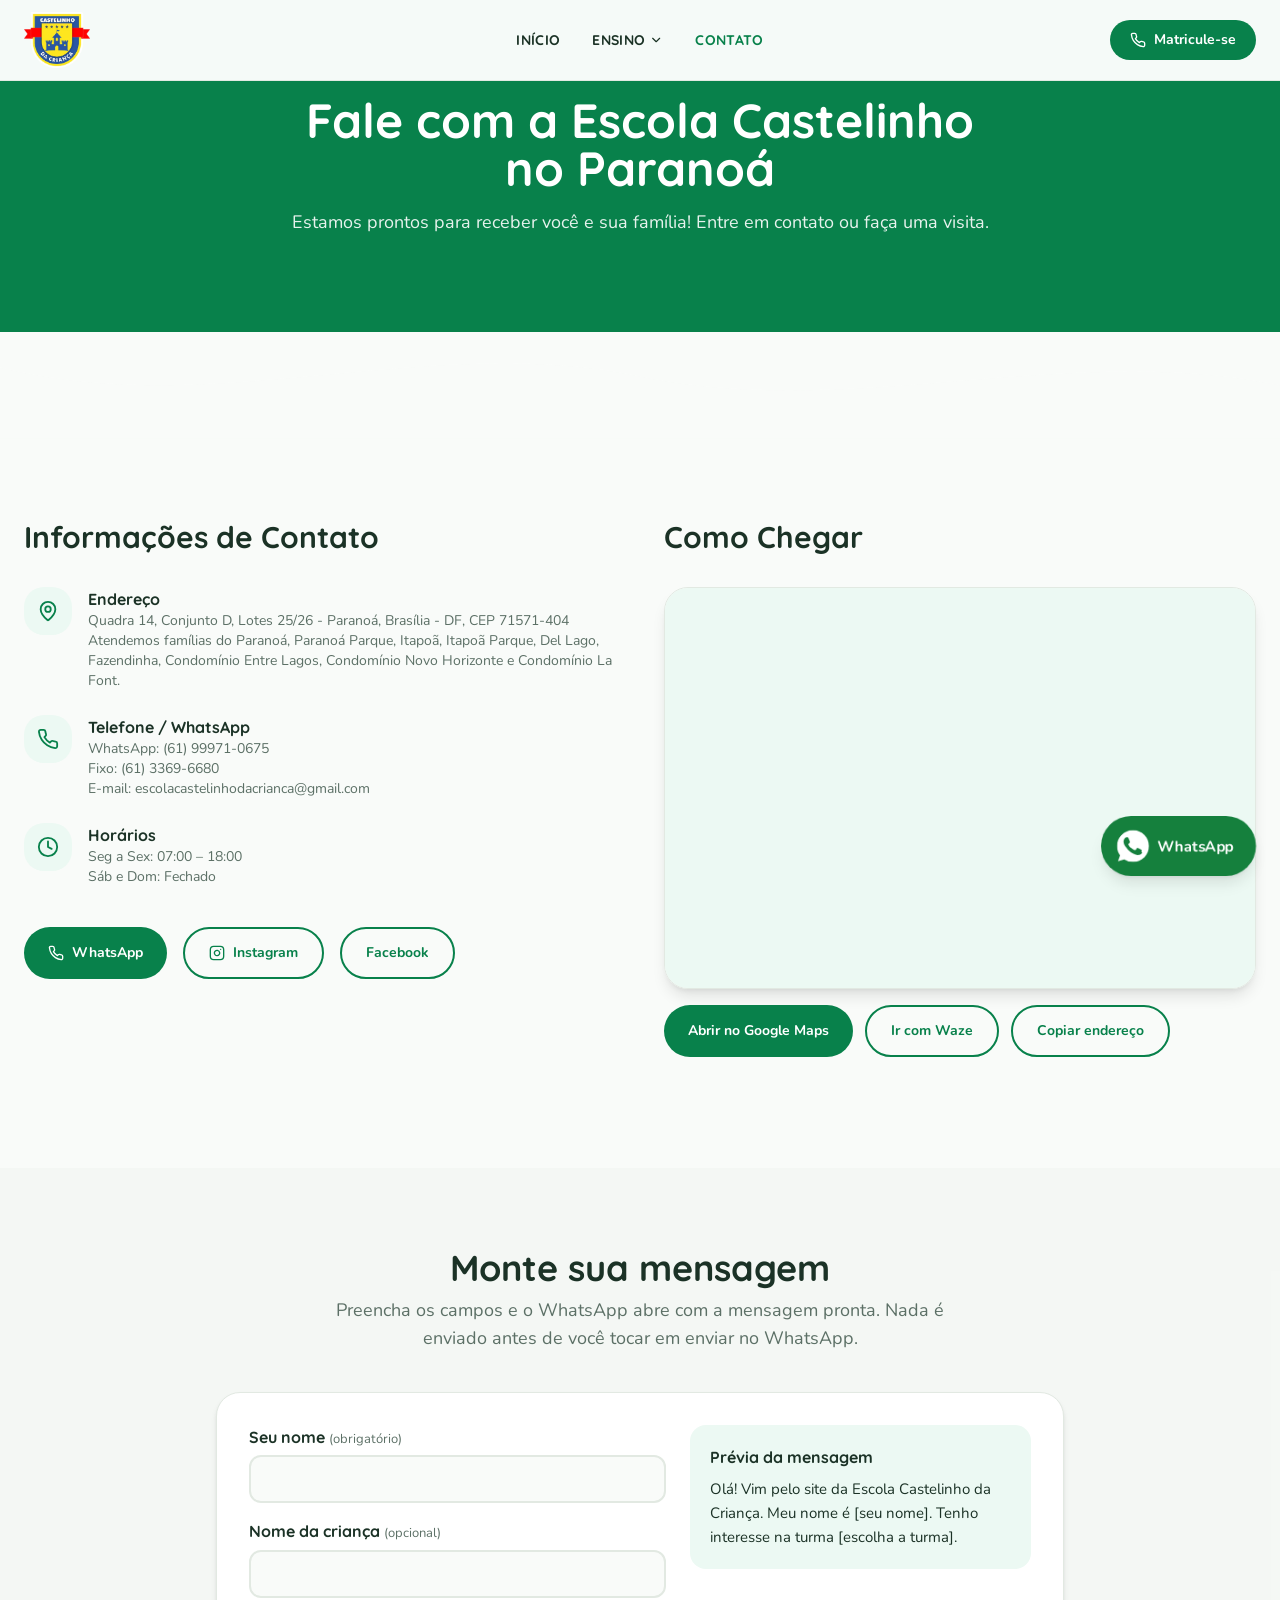
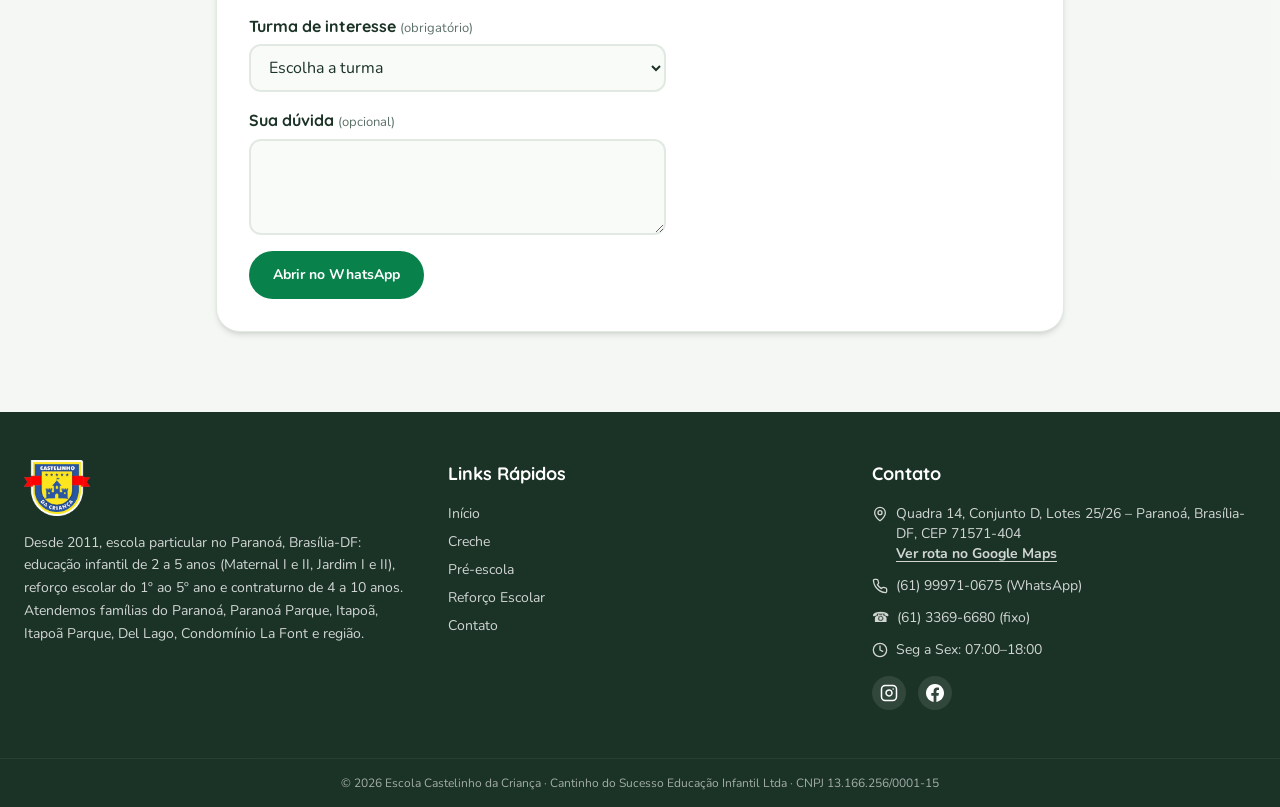
<file: contato.html>
<!doctype html>
<html lang="pt-BR">
<head>
<meta charset="UTF-8"/>
<meta name="viewport" content="width=device-width, initial-scale=1"/>
<title>Contato e Endereço | Escola Castelinho da Criança, Paranoá DF</title>
<meta name="description" content="Escola Castelinho da Criança: Quadra 14, Paranoá-DF. Atende Paranoá Parque e Itapoã Parque. WhatsApp (61) 99971-0675, fixo (61) 3369-6680. Seg a Sex, 7h às 18h."/>
<meta name="geo.region" content="BR-DF"/>
<meta name="geo.placename" content="Paranoá, Brasília"/>
<meta name="geo.position" content="-15.77450;-47.77700"/>
<link rel="canonical" href="https://escolacastelinhodacrianca.com.br/contato"/>
<script type="application/ld+json">{"@context":"https://schema.org","@id":"https://escolacastelinhodacrianca.com.br/#escola","@type":["Preschool","LocalBusiness"],"name":"Escola Castelinho da Criança","url":"https://escolacastelinhodacrianca.com.br/","telephone":"+55-61-99971-0675","address":{"@type":"PostalAddress","streetAddress":"Quadra 14, Conjunto D, Lotes 25/26","addressLocality":"Paranoá","addressRegion":"DF","postalCode":"71571-404","addressCountry":"BR"}}</script>
<script type="application/ld+json">{"@context":"https://schema.org","@type":"BreadcrumbList","itemListElement":[{"@type":"ListItem","position":1,"name":"Início","item":"https://escolacastelinhodacrianca.com.br/"},{"@type":"ListItem","position":2,"name":"Contato","item":"https://escolacastelinhodacrianca.com.br/contato"}]}</script>
<link rel="icon" href="favicon.ico" sizes="48x48"/>
<link rel="icon" href="imagens/icone-192.png" type="image/png" sizes="192x192"/>
<link rel="apple-touch-icon" href="imagens/apple-touch-icon.png"/>
<link rel="stylesheet" href="estilo.css"/>
<script src="script.js" defer>
</script>
<meta property="og:title" content="Contato e Endereço | Escola Castelinho da Criança, Paranoá DF"/>
<meta property="og:description" content="Escola Castelinho da Criança: Quadra 14, Paranoá-DF. Atende Paranoá Parque e Itapoã Parque. WhatsApp (61) 99971-0675, fixo (61) 3369-6680. Seg a Sex, 7h às 18h."/>
<meta property="og:locale" content="pt_BR"/>
<meta property="og:site_name" content="Escola Castelinho da Criança"/>
<meta property="og:type" content="website"/>
<meta property="og:url" content="https://escolacastelinhodacrianca.com.br/contato"/>
<meta property="og:image" content="https://escolacastelinhodacrianca.com.br/imagens/og-castelinho.jpg"/>
<meta property="og:image:width" content="1200"/>
<meta property="og:image:height" content="630"/>
<meta name="twitter:card" content="summary_large_image"/>
<meta name="twitter:image" content="https://escolacastelinhodacrianca.com.br/imagens/og-castelinho.jpg"/>
<link rel="sitemap" type="application/xml" href="sitemap.xml"/>
</head>
<body>
<a class="pular-conteudo" href="#conteudo">Pular para o conteúdo</a>
<header class="offline-header fixed top-0 left-0 right-0 z-50 transition-all duration-300 is-solid">
<div class="container flex items-center justify-between h-16 md:h-20">
<a href="index.html" class="flex items-center gap-2">
<img src="imagens/logo.webp" alt="Escola Castelinho da Criança, página inicial" class="h-12 md:h-14 w-auto" width="56" height="48"/>
</a>
<nav aria-label="Navegação principal" class="hidden md:flex items-center absolute left-1/2 -translate-x-1/2 gap-8">
<a href="index.html" class="font-heading font-bold text-sm uppercase tracking-wide transition-colors hover:text-primary">Início</a>
<div class="offline-dropdown relative">
<button type="button" class="font-heading font-bold text-sm uppercase tracking-wide transition-colors hover:text-primary flex items-center gap-1 py-2" aria-expanded="false" aria-controls="ensino-menu" data-dropdown="true">Ensino<svg xmlns="http://www.w3.org/2000/svg" width="14" height="14" viewBox="0 0 24 24" fill="none" stroke="currentColor" stroke-width="2" stroke-linecap="round" stroke-linejoin="round" class="lucide lucide-chevron-down">
<path d="m6 9 6 6 6-6">
</path>
</svg>
</button>
<div id="ensino-menu" class="offline-dropdown-panel absolute top-full left-0 bg-card rounded-xl shadow-lg border border-border py-2 min-w-[180px]">
<a href="creche.html" class="block px-4 py-2.5 text-sm font-heading font-bold text-foreground/80 hover:bg-muted/50 hover:text-primary">Creche</a>
<a href="pre-escola.html" class="block px-4 py-2.5 text-sm font-heading font-bold text-foreground/80 hover:bg-muted/50 hover:text-primary">Pré-escola</a>
<a href="reforco-escolar.html" class="block px-4 py-2.5 text-sm font-heading font-bold text-foreground/80 hover:bg-muted/50 hover:text-primary">Reforço Escolar</a>
</div>
</div>
<a href="contato.html" class="font-heading font-bold text-sm uppercase tracking-wide transition-colors hover:text-primary" aria-current="page">Contato</a>
</nav>
<a href="https://wa.me/5561999710675?text=Olá!%20Vim%20pelo%20site%20e%20gostaria%20de%20saber%20mais%20sobre%20as%20matrículas." target="_blank" rel="noopener noreferrer" class="hidden md:inline-flex items-center gap-2 bg-primary text-primary-foreground px-5 py-2.5 rounded-full font-bold text-sm hover:opacity-90">
<svg xmlns="http://www.w3.org/2000/svg" width="16" height="16" viewBox="0 0 24 24" fill="none" stroke="currentColor" stroke-width="2" stroke-linecap="round" stroke-linejoin="round" class="lucide lucide-phone">
<path d="M22 16.92v3a2 2 0 0 1-2.18 2 19.79 19.79 0 0 1-8.63-3.07 19.5 19.5 0 0 1-6-6 19.79 19.79 0 0 1-3.07-8.67A2 2 0 0 1 4.11 2h3a2 2 0 0 1 2 1.72 12.84 12.84 0 0 0 .7 2.81 2 2 0 0 1-.45 2.11L8.09 9.91a16 16 0 0 0 6 6l1.27-1.27a2 2 0 0 1 2.11-.45 12.84 12.84 0 0 0 2.81.7A2 2 0 0 1 22 16.92z">
</path>
</svg>Matricule-se</a>
<button type="button" class="md:hidden p-2" aria-label="Menu" aria-expanded="false" aria-controls="menu-mobile" data-menu="true">
<svg xmlns="http://www.w3.org/2000/svg" width="28" height="28" viewBox="0 0 24 24" fill="none" stroke="currentColor" stroke-width="2" stroke-linecap="round" stroke-linejoin="round" class="lucide lucide-menu">
<line x1="4" x2="20" y1="12" y2="12">
</line>
<line x1="4" x2="20" y1="6" y2="6">
</line>
<line x1="4" x2="20" y1="18" y2="18">
</line>
</svg>
</button>
</div>
<nav id="menu-mobile" aria-label="Navegação móvel" class="offline-mobile md:hidden bg-card border-t border-border pb-4" hidden="">
<a href="index.html" class="block px-6 py-3 font-heading font-bold text-base text-foreground/80">Início</a>
<a href="creche.html" class="block px-6 py-3 font-heading font-bold text-base text-foreground/80">Creche</a>
<a href="pre-escola.html" class="block px-6 py-3 font-heading font-bold text-base text-foreground/80">Pré-escola</a>
<a href="reforco-escolar.html" class="block px-6 py-3 font-heading font-bold text-base text-foreground/80">Reforço Escolar</a>
<a href="contato.html" class="block px-6 py-3 font-heading font-bold text-base text-foreground/80" aria-current="page">Contato</a>
<div class="px-6 pt-2">
<a href="https://wa.me/5561999710675?text=Olá!%20Vim%20pelo%20site%20e%20gostaria%20de%20saber%20mais%20sobre%20as%20matrículas." target="_blank" rel="noopener noreferrer" class="flex items-center justify-center gap-2 bg-primary text-primary-foreground px-5 py-3 rounded-full font-bold text-sm">
<svg xmlns="http://www.w3.org/2000/svg" width="16" height="16" viewBox="0 0 24 24" fill="none" stroke="currentColor" stroke-width="2" stroke-linecap="round" stroke-linejoin="round" class="lucide lucide-phone">
<path d="M22 16.92v3a2 2 0 0 1-2.18 2 19.79 19.79 0 0 1-8.63-3.07 19.5 19.5 0 0 1-6-6 19.79 19.79 0 0 1-3.07-8.67A2 2 0 0 1 4.11 2h3a2 2 0 0 1 2 1.72 12.84 12.84 0 0 0 .7 2.81 2 2 0 0 1-.45 2.11L8.09 9.91a16 16 0 0 0 6 6l1.27-1.27a2 2 0 0 1 2.11-.45 12.84 12.84 0 0 0 2.81.7A2 2 0 0 1 22 16.92z">
</path>
</svg>Matricule-se</a>
</div>
</nav>
</header>
<main id="conteudo" tabindex="-1">
<section class="bg-primary py-16 md:py-24 text-primary-foreground">
<div class="container text-center max-w-3xl">
<h1 class="font-heading font-bold text-4xl md:text-5xl mb-4">Fale com a Escola Castelinho no Paranoá</h1>
<p class="text-lg opacity-90">Estamos prontos para receber você e sua família! Entre em contato ou faça uma visita.</p>
</div>
</section>
<div class="wave-divider  ">
<svg viewBox="0 0 1440 120" preserveAspectRatio="none" xmlns="http://www.w3.org/2000/svg">
<path d="M0,40 C240,100 480,0 720,50 C960,100 1200,10 1440,60 L1440,120 L0,120 Z" fill="hsl(120, 20%, 98%)">
</path>
</svg>
</div>
<section class="py-16 md:py-20">
<div class="container">
<div class="grid grid-cols-1 lg:grid-cols-2 gap-12">
<div>
<h2 class="font-heading font-bold text-2xl md:text-3xl mb-8 text-foreground">Informações de Contato</h2>
<div class="space-y-6">
<div class="flex items-start gap-4">
<div class="w-12 h-12 rounded-2xl bg-green-light flex items-center justify-center shrink-0">
<svg xmlns="http://www.w3.org/2000/svg" width="22" height="22" viewBox="0 0 24 24" fill="none" stroke="currentColor" stroke-width="2" stroke-linecap="round" stroke-linejoin="round" class="lucide lucide-map-pin text-primary">
<path d="M20 10c0 4.993-5.539 10.193-7.399 11.799a1 1 0 0 1-1.202 0C9.539 20.193 4 14.993 4 10a8 8 0 0 1 16 0">
</path>
<circle cx="12" cy="10" r="3">
</circle>
</svg>
</div>
<div>
<h3 class="font-heading font-bold text-base text-foreground">Endereço</h3>
<p class="text-muted-foreground text-sm">Quadra 14, Conjunto D, Lotes 25/26 - Paranoá, Brasília - DF, CEP 71571-404</p>
<p class="text-muted-foreground text-sm">Atendemos famílias do Paranoá, Paranoá Parque, Itapoã, Itapoã Parque, Del Lago, Fazendinha, Condomínio Entre Lagos, Condomínio Novo Horizonte e Condomínio La Font.</p>
</div>
</div>
<div class="flex items-start gap-4">
<div class="w-12 h-12 rounded-2xl bg-green-light flex items-center justify-center shrink-0">
<svg xmlns="http://www.w3.org/2000/svg" width="22" height="22" viewBox="0 0 24 24" fill="none" stroke="currentColor" stroke-width="2" stroke-linecap="round" stroke-linejoin="round" class="lucide lucide-phone text-primary">
<path d="M22 16.92v3a2 2 0 0 1-2.18 2 19.79 19.79 0 0 1-8.63-3.07 19.5 19.5 0 0 1-6-6 19.79 19.79 0 0 1-3.07-8.67A2 2 0 0 1 4.11 2h3a2 2 0 0 1 2 1.72 12.84 12.84 0 0 0 .7 2.81 2 2 0 0 1-.45 2.11L8.09 9.91a16 16 0 0 0 6 6l1.27-1.27a2 2 0 0 1 2.11-.45 12.84 12.84 0 0 0 2.81.7A2 2 0 0 1 22 16.92z">
</path>
</svg>
</div>
<div>
<h3 class="font-heading font-bold text-base text-foreground">Telefone / WhatsApp</h3>
<p class="text-muted-foreground text-sm">WhatsApp: <a href="https://wa.me/5561999710675?text=Olá!%20Vim%20pelo%20site%20e%20tenho%20uma%20dúvida." target="_blank" rel="noopener noreferrer">(61) 99971-0675</a></p>
<p class="text-muted-foreground text-sm">Fixo: <a href="tel:+556133696680">(61) 3369-6680</a></p>
<p class="text-muted-foreground text-sm">E-mail: <a href="mailto:escolacastelinhodacrianca@gmail.com">escolacastelinhodacrianca@gmail.com</a></p>
</div>
</div>
<div class="flex items-start gap-4">
<div class="w-12 h-12 rounded-2xl bg-green-light flex items-center justify-center shrink-0">
<svg xmlns="http://www.w3.org/2000/svg" width="22" height="22" viewBox="0 0 24 24" fill="none" stroke="currentColor" stroke-width="2" stroke-linecap="round" stroke-linejoin="round" class="lucide lucide-clock text-primary">
<circle cx="12" cy="12" r="10">
</circle>
<polyline points="12 6 12 12 16 14">
</polyline>
</svg>
</div>
<div>
<h3 class="font-heading font-bold text-base text-foreground">Horários</h3>
<p class="text-muted-foreground text-sm">Seg a Sex: 07:00 – 18:00</p>
<p class="text-muted-foreground text-sm">Sáb e Dom: Fechado</p>
</div>
</div>
</div>
<div class="flex flex-col sm:flex-row gap-4 mt-10">
<a href="https://wa.me/5561999710675?text=Olá!%20Vim%20pelo%20site%20e%20tenho%20uma%20dúvida." target="_blank" rel="noopener noreferrer" class="inline-flex items-center justify-center gap-2 bg-primary text-primary-foreground font-bold px-6 py-3.5 rounded-full text-sm hover:opacity-90 transition-opacity">
<svg xmlns="http://www.w3.org/2000/svg" width="16" height="16" viewBox="0 0 24 24" fill="none" stroke="currentColor" stroke-width="2" stroke-linecap="round" stroke-linejoin="round" class="lucide lucide-phone">
<path d="M22 16.92v3a2 2 0 0 1-2.18 2 19.79 19.79 0 0 1-8.63-3.07 19.5 19.5 0 0 1-6-6 19.79 19.79 0 0 1-3.07-8.67A2 2 0 0 1 4.11 2h3a2 2 0 0 1 2 1.72 12.84 12.84 0 0 0 .7 2.81 2 2 0 0 1-.45 2.11L8.09 9.91a16 16 0 0 0 6 6l1.27-1.27a2 2 0 0 1 2.11-.45 12.84 12.84 0 0 0 2.81.7A2 2 0 0 1 22 16.92z">
</path>
</svg>WhatsApp</a>
<a href="https://www.instagram.com/castelinhodacriancaa/" target="_blank" rel="noopener noreferrer" class="inline-flex items-center justify-center gap-2 border-2 border-primary text-primary font-bold px-6 py-3.5 rounded-full text-sm hover:bg-green-light transition-colors">
<svg xmlns="http://www.w3.org/2000/svg" width="16" height="16" viewBox="0 0 24 24" fill="none" stroke="currentColor" stroke-width="2" stroke-linecap="round" stroke-linejoin="round" class="lucide lucide-instagram">
<rect width="20" height="20" x="2" y="2" rx="5" ry="5">
</rect>
<path d="M16 11.37A4 4 0 1 1 12.63 8 4 4 0 0 1 16 11.37z">
</path>
<line x1="17.5" x2="17.51" y1="6.5" y2="6.5">
</line>
</svg>Instagram</a>
<a href="https://www.facebook.com/profile.php?id=100063696559764" target="_blank" rel="noopener noreferrer" class="inline-flex items-center justify-center gap-2 border-2 border-primary text-primary font-bold px-6 py-3.5 rounded-full text-sm hover:bg-green-light transition-colors">Facebook</a>
</div>
</div>
<div>
<h2 class="font-heading font-bold text-2xl md:text-3xl mb-8 text-foreground">Como Chegar</h2>
<div class="rounded-3xl overflow-hidden shadow-lg border border-border mapa-contato">
<iframe src="https://maps.google.com/maps?q=-15.77450,-47.77700&amp;z=18&amp;hl=pt-BR&amp;output=embed" title="Mapa com a localização da Escola Castelinho da Criança" loading="lazy" referrerpolicy="no-referrer-when-downgrade" allowfullscreen></iframe>
</div>
<div class="rota-botoes">
<a href="https://www.google.com/maps/dir/?api=1&amp;destination=-15.77450%2C-47.77700" target="_blank" rel="noopener noreferrer" class="inline-flex items-center justify-center gap-2 bg-primary text-primary-foreground font-bold px-6 py-3.5 rounded-full text-sm hover:opacity-90 transition-opacity">Abrir no Google Maps</a>
<a href="https://waze.com/ul?ll=-15.77450%2C-47.77700&amp;navigate=yes" target="_blank" rel="noopener noreferrer" class="inline-flex items-center justify-center gap-2 border-2 border-primary text-primary font-bold px-6 py-3.5 rounded-full text-sm hover:bg-green-light transition-colors">Ir com Waze</a>
<button type="button" class="inline-flex items-center justify-center gap-2 border-2 border-primary text-primary font-bold px-6 py-3.5 rounded-full text-sm hover:bg-green-light transition-colors" data-copiar="Quadra 14, Conjunto D, Lotes 25/26 - Paranoá, Brasília-DF, CEP 71571-404">Copiar endereço</button>
</div>
<p class="copiar-aviso" role="status" data-copiar-aviso></p>
</div>
</div>
</div>
</section>
<section class="py-16 md:py-20 bg-muted/50" id="mensagem" aria-labelledby="ficha-titulo">
<div class="container max-w-4xl">
<h2 id="ficha-titulo" class="section-title">Monte sua mensagem</h2>
<p class="section-subtitle">Preencha os campos e o WhatsApp abre com a mensagem pronta. Nada é enviado antes de você tocar em enviar no WhatsApp.</p>
<div class="ficha">
<form class="ficha-form" data-ficha novalidate>
<div class="ficha-campo">
<label for="ficha-nome">Seu nome <span class="ficha-obrigatorio">(obrigatório)</span></label>
<input id="ficha-nome" name="nome" type="text" autocomplete="name" required aria-describedby="ficha-nome-erro"/>
<p id="ficha-nome-erro" class="ficha-erro" hidden>Escreva o seu nome.</p>
</div>
<div class="ficha-campo">
<label for="ficha-crianca">Nome da criança <span class="ficha-opcional">(opcional)</span></label>
<input id="ficha-crianca" name="crianca" type="text" autocomplete="off"/>
</div>
<div class="ficha-campo">
<label for="ficha-turma">Turma de interesse <span class="ficha-obrigatorio">(obrigatório)</span></label>
<select id="ficha-turma" name="turma" required aria-describedby="ficha-turma-erro">
<option value="">Escolha a turma</option>
<option>Maternal I (2 anos)</option>
<option>Maternal II (3 anos)</option>
<option>Jardim I (4 anos)</option>
<option>Jardim II (5 anos)</option>
<option>Reforço Escolar (1º ao 5º ano)</option>
<option>Contraturno (4 a 10 anos)</option>
</select>
<p id="ficha-turma-erro" class="ficha-erro" hidden>Escolha a turma.</p>
</div>
<div class="ficha-campo">
<label for="ficha-duvida">Sua dúvida <span class="ficha-opcional">(opcional)</span></label>
<textarea id="ficha-duvida" name="duvida" rows="3"></textarea>
</div>
<button type="submit" class="inline-flex items-center justify-center gap-2 bg-primary text-primary-foreground font-bold px-6 py-3.5 rounded-full text-sm hover:opacity-90 transition-opacity">Abrir no WhatsApp</button>
<noscript><p class="ficha-noscript">Para montar a mensagem é preciso JavaScript. Você pode falar direto pelo <a href="https://wa.me/5561999710675?text=Olá!%20Vim%20pelo%20site%20e%20tenho%20uma%20dúvida.">WhatsApp (61) 99971-0675</a>.</p></noscript>
</form>
<div class="ficha-previa" aria-labelledby="ficha-previa-titulo">
<p id="ficha-previa-titulo" class="ficha-previa-titulo">Prévia da mensagem</p>
<p class="ficha-previa-texto" data-ficha-previa></p>
</div>
</div>
</div>
</section>
</main>
<footer class="bg-foreground text-primary-foreground">
<div class="container py-12">
<div class="grid grid-cols-1 md:grid-cols-3 gap-10">
<div>
<img src="imagens/logo.webp" alt="Logo da Escola Castelinho da Criança" class="h-14 w-auto mb-4" loading="lazy" width="115" height="98"/>
<p class="text-sm opacity-80 leading-relaxed">Desde 2011, escola particular no Paranoá, Brasília-DF: educação infantil de 2 a 5 anos (Maternal I e II, Jardim I e II), reforço escolar do 1º ao 5º ano e contraturno de 4 a 10 anos. Atendemos famílias do Paranoá, Paranoá Parque, Itapoã, Itapoã Parque, Del Lago, Condomínio La Font e região.</p>
</div>
<div>
<h4 class="font-heading font-bold text-lg mb-4">Links Rápidos</h4>
<ul class="space-y-2 text-sm opacity-80">
<li>
<a class="hover:opacity-100 transition-opacity" href="index.html">Início</a>
</li>
<li>
<a class="hover:opacity-100 transition-opacity" href="creche.html">Creche</a>
</li>
<li>
<a class="hover:opacity-100 transition-opacity" href="pre-escola.html">Pré-escola</a>
</li>
<li>
<a class="hover:opacity-100 transition-opacity" href="reforco-escolar.html">Reforço Escolar</a>
</li>
<li>
<a class="hover:opacity-100 transition-opacity" href="contato.html">Contato</a>
</li>
</ul>
</div>
<div>
<h4 class="font-heading font-bold text-lg mb-4">Contato</h4>
<ul class="space-y-3 text-sm opacity-80">
<li class="flex items-start gap-2">
<svg xmlns="http://www.w3.org/2000/svg" width="16" height="16" viewBox="0 0 24 24" fill="none" stroke="currentColor" stroke-width="2" stroke-linecap="round" stroke-linejoin="round" class="lucide lucide-map-pin mt-0.5 shrink-0">
<path d="M20 10c0 4.993-5.539 10.193-7.399 11.799a1 1 0 0 1-1.202 0C9.539 20.193 4 14.993 4 10a8 8 0 0 1 16 0">
</path>
<circle cx="12" cy="10" r="3">
</circle>
</svg><span>Quadra 14, Conjunto D, Lotes 25/26 – Paranoá, Brasília-DF, CEP 71571-404<br/><a class="rodape-link" href="https://www.google.com/maps/dir/?api=1&amp;destination=-15.77450%2C-47.77700" target="_blank" rel="noopener noreferrer">Ver rota no Google Maps</a></span></li>
<li class="flex items-center gap-2">
<svg xmlns="http://www.w3.org/2000/svg" width="16" height="16" viewBox="0 0 24 24" fill="none" stroke="currentColor" stroke-width="2" stroke-linecap="round" stroke-linejoin="round" class="lucide lucide-phone shrink-0">
<path d="M22 16.92v3a2 2 0 0 1-2.18 2 19.79 19.79 0 0 1-8.63-3.07 19.5 19.5 0 0 1-6-6 19.79 19.79 0 0 1-3.07-8.67A2 2 0 0 1 4.11 2h3a2 2 0 0 1 2 1.72 12.84 12.84 0 0 0 .7 2.81 2 2 0 0 1-.45 2.11L8.09 9.91a16 16 0 0 0 6 6l1.27-1.27a2 2 0 0 1 2.11-.45 12.84 12.84 0 0 0 2.81.7A2 2 0 0 1 22 16.92z">
</path>
</svg><a href="https://wa.me/5561999710675?text=Olá!%20Vim%20pelo%20site%20e%20tenho%20uma%20dúvida." target="_blank" rel="noopener noreferrer">(61) 99971-0675 (WhatsApp)</a></li>
<li class="flex items-center gap-2">☎ <a href="tel:+556133696680">(61) 3369-6680 (fixo)</a></li>
<li class="flex items-center gap-2">
<svg xmlns="http://www.w3.org/2000/svg" width="16" height="16" viewBox="0 0 24 24" fill="none" stroke="currentColor" stroke-width="2" stroke-linecap="round" stroke-linejoin="round" class="lucide lucide-clock shrink-0">
<circle cx="12" cy="12" r="10">
</circle>
<polyline points="12 6 12 12 16 14">
</polyline>
</svg>Seg a Sex: 07:00–18:00</li>
</ul>
<div class="flex gap-3 mt-4">
<a href="https://www.instagram.com/castelinhodacriancaa/" target="_blank" rel="noopener noreferrer" class="p-2 rounded-full bg-white/10 hover:bg-white/20 transition-colors" aria-label="Instagram da Escola Castelinho (abre em nova aba)">
<svg xmlns="http://www.w3.org/2000/svg" width="18" height="18" viewBox="0 0 24 24" fill="none" stroke="currentColor" stroke-width="2" stroke-linecap="round" stroke-linejoin="round" class="lucide lucide-instagram">
<rect width="20" height="20" x="2" y="2" rx="5" ry="5">
</rect>
<path d="M16 11.37A4 4 0 1 1 12.63 8 4 4 0 0 1 16 11.37z">
</path>
<line x1="17.5" x2="17.51" y1="6.5" y2="6.5">
</line>
</svg>
</a>
<a href="https://www.facebook.com/profile.php?id=100063696559764" target="_blank" rel="noopener noreferrer" class="p-2 rounded-full bg-white/10 hover:bg-white/20 transition-colors" aria-label="Facebook da Escola Castelinho (abre em nova aba)">
<svg width="18" height="18" viewBox="0 0 24 24" fill="currentColor">
<path d="M24 12.073c0-6.627-5.373-12-12-12s-12 5.373-12 12c0 5.99 4.388 10.954 10.125 11.854v-8.385H7.078v-3.47h3.047V9.43c0-3.007 1.792-4.669 4.533-4.669 1.312 0 2.686.235 2.686.235v2.953H15.83c-1.491 0-1.956.925-1.956 1.874v2.25h3.328l-.532 3.47h-2.796v8.385C19.612 23.027 24 18.062 24 12.073z">
</path>
</svg>
</a>
</div>
</div>
</div>
</div>
<div class="border-t border-white/10 py-4 text-center text-xs opacity-60">© <span data-ano>2026</span> Escola Castelinho da Criança · Cantinho do Sucesso Educação Infantil Ltda · CNPJ 13.166.256/0001-15</div>
</footer>
<a href="https://wa.me/5561999710675?text=Olá!%20Vim%20pelo%20site%20e%20gostaria%20de%20saber%20mais%20sobre%20as%20matrículas." target="_blank" rel="noopener noreferrer" class="btn-whatsapp-float" aria-label="Falar no WhatsApp (abre em nova aba)">
<svg viewBox="0 0 32 32" width="32" height="32" fill="white">
<path d="M16.004 0h-.008C7.174 0 0 7.176 0 16.004c0 3.5 1.128 6.744 3.046 9.378L1.054 31.29l6.118-1.958A15.918 15.918 0 0016.004 32C24.826 32 32 24.826 32 16.004S24.826 0 16.004 0zm9.336 22.594c-.39 1.1-1.932 2.014-3.168 2.28-.846.18-1.95.324-5.668-1.218-4.762-1.972-7.824-6.812-8.062-7.128-.228-.316-1.912-2.548-1.912-4.86 0-2.314 1.21-3.45 1.64-3.922.39-.428 1.026-.624 1.634-.624.198 0 .374.01.534.018.47.02.706.048 1.016.786.39.926 1.338 3.266 1.456 3.504.118.238.236.556.076.872-.15.326-.282.47-.52.742-.238.272-.464.48-.702.774-.218.258-.462.534-.198.996.264.462 1.174 1.896 2.52 3.072 1.732 1.51 3.19 1.978 3.642 2.198.344.168.754.138 1.028-.158.344-.374.77-.994 1.204-1.606.308-.434.698-.49 1.08-.336.386.148 2.448 1.154 2.866 1.364.418.21.698.316.8.488.1.172.1.994-.29 2.094z">
</path>
</svg><span class="flutuante-texto" aria-hidden="true">WhatsApp</span>
</a>
</body>
</html>
</file>
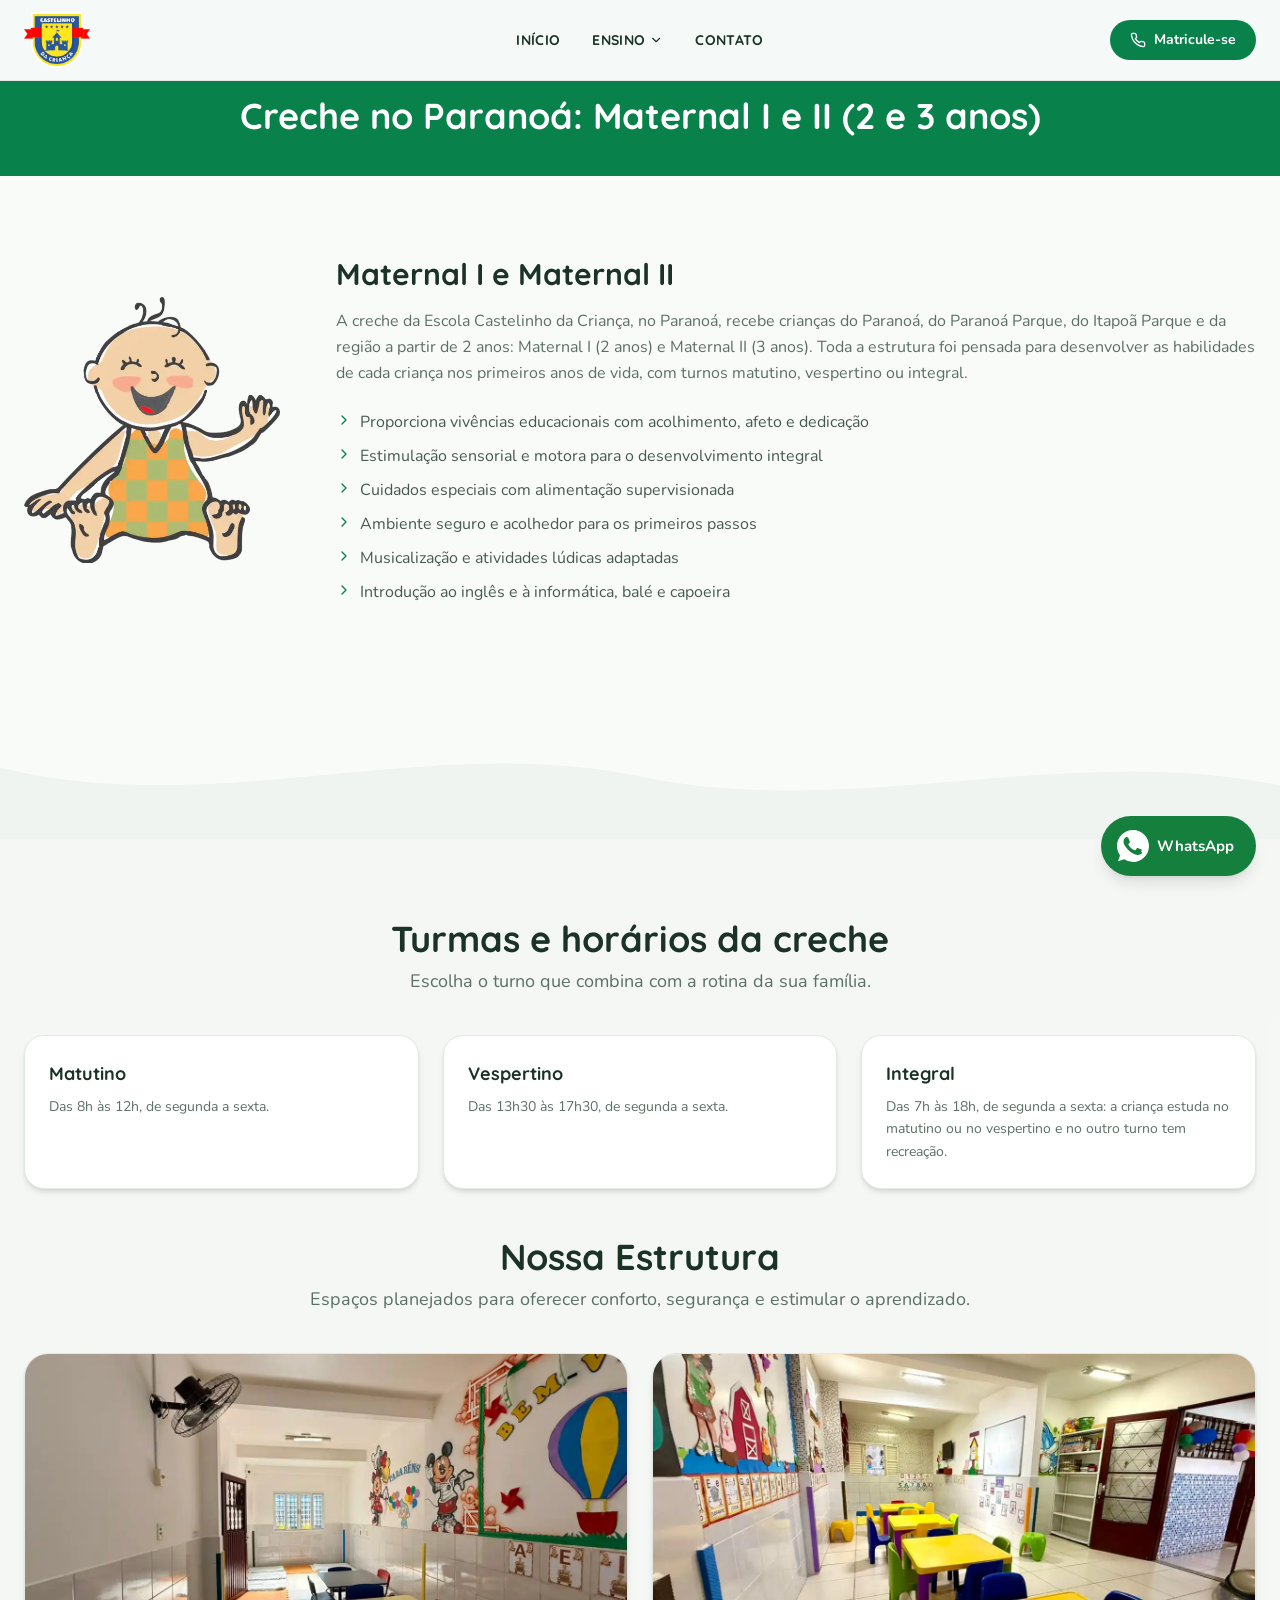
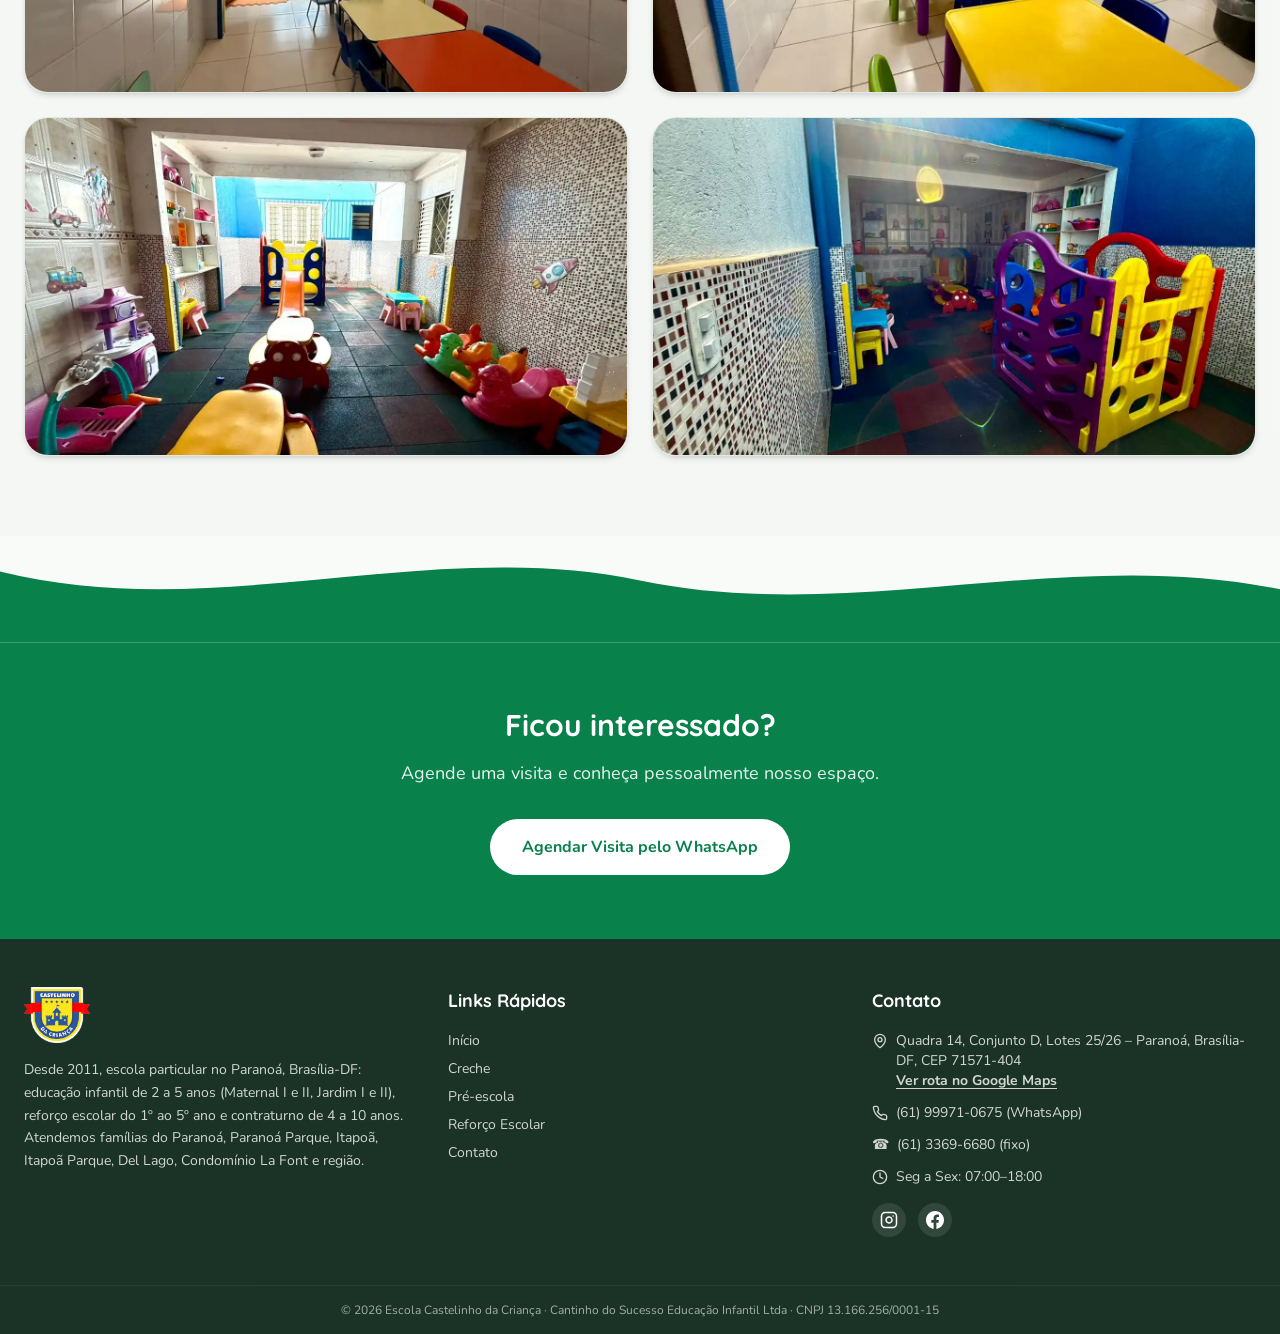
<file: creche.html>
<!doctype html>
<html lang="pt-BR">
<head>
<meta charset="UTF-8"/>
<meta name="viewport" content="width=device-width, initial-scale=1"/>
<title>Creche no Paranoá DF: Maternal I e II (2 e 3 anos) | Castelinho</title>
<meta name="description" content="Creche no Paranoá-DF para famílias do Paranoá Parque e do Itapoã Parque: Maternal I e II (2 e 3 anos), matutino, vespertino e tempo integral (7h às 18h)."/>
<meta name="geo.region" content="BR-DF"/>
<meta name="geo.placename" content="Paranoá, Brasília"/>
<meta name="geo.position" content="-15.77450;-47.77700"/>
<link rel="canonical" href="https://escolacastelinhodacrianca.com.br/creche"/>
<link rel="preload" as="image" href="imagens/mascote-bebe.webp"/>
<script type="application/ld+json">{"@context":"https://schema.org","@id":"https://escolacastelinhodacrianca.com.br/#escola","@type":["Preschool","LocalBusiness"],"name":"Escola Castelinho da Criança","url":"https://escolacastelinhodacrianca.com.br/","telephone":"+55-61-99971-0675","address":{"@type":"PostalAddress","streetAddress":"Quadra 14, Conjunto D, Lotes 25/26","addressLocality":"Paranoá","addressRegion":"DF","postalCode":"71571-404","addressCountry":"BR"}}</script>
<script type="application/ld+json">{"@context":"https://schema.org","@type":"BreadcrumbList","itemListElement":[{"@type":"ListItem","position":1,"name":"Início","item":"https://escolacastelinhodacrianca.com.br/"},{"@type":"ListItem","position":2,"name":"Creche","item":"https://escolacastelinhodacrianca.com.br/creche"}]}</script>
<link rel="icon" href="favicon.ico" sizes="48x48"/>
<link rel="icon" href="imagens/icone-192.png" type="image/png" sizes="192x192"/>
<link rel="apple-touch-icon" href="imagens/apple-touch-icon.png"/>
<link rel="stylesheet" href="estilo.css"/>
<script src="script.js" defer>
</script>
<meta property="og:title" content="Creche no Paranoá DF: Maternal I e II (2 e 3 anos) | Castelinho"/>
<meta property="og:description" content="Creche no Paranoá-DF para famílias do Paranoá Parque e do Itapoã Parque: Maternal I e II (2 e 3 anos), matutino, vespertino e tempo integral (7h às 18h)."/>
<meta property="og:locale" content="pt_BR"/>
<meta property="og:site_name" content="Escola Castelinho da Criança"/>
<meta property="og:type" content="website"/>
<meta property="og:url" content="https://escolacastelinhodacrianca.com.br/creche"/>
<meta property="og:image" content="https://escolacastelinhodacrianca.com.br/imagens/og-castelinho.jpg"/>
<meta property="og:image:width" content="1200"/>
<meta property="og:image:height" content="630"/>
<meta name="twitter:card" content="summary_large_image"/>
<meta name="twitter:image" content="https://escolacastelinhodacrianca.com.br/imagens/og-castelinho.jpg"/>
<link rel="sitemap" type="application/xml" href="sitemap.xml"/>
</head>
<body>
<a class="pular-conteudo" href="#conteudo">Pular para o conteúdo</a>
<header class="offline-header fixed top-0 left-0 right-0 z-50 transition-all duration-300 is-solid">
<div class="container flex items-center justify-between h-16 md:h-20">
<a href="index.html" class="flex items-center gap-2">
<img src="imagens/logo.webp" alt="Escola Castelinho da Criança, página inicial" class="h-12 md:h-14 w-auto" width="56" height="48"/>
</a>
<nav aria-label="Navegação principal" class="hidden md:flex items-center absolute left-1/2 -translate-x-1/2 gap-8">
<a href="index.html" class="font-heading font-bold text-sm uppercase tracking-wide transition-colors hover:text-primary">Início</a>
<div class="offline-dropdown relative">
<button type="button" class="font-heading font-bold text-sm uppercase tracking-wide transition-colors hover:text-primary flex items-center gap-1 py-2" aria-expanded="false" aria-controls="ensino-menu" data-dropdown="true">Ensino<svg xmlns="http://www.w3.org/2000/svg" width="14" height="14" viewBox="0 0 24 24" fill="none" stroke="currentColor" stroke-width="2" stroke-linecap="round" stroke-linejoin="round" class="lucide lucide-chevron-down">
<path d="m6 9 6 6 6-6">
</path>
</svg>
</button>
<div id="ensino-menu" class="offline-dropdown-panel absolute top-full left-0 bg-card rounded-xl shadow-lg border border-border py-2 min-w-[180px]">
<a href="creche.html" class="block px-4 py-2.5 text-sm font-heading font-bold text-foreground/80 hover:bg-muted/50 hover:text-primary" aria-current="page">Creche</a>
<a href="pre-escola.html" class="block px-4 py-2.5 text-sm font-heading font-bold text-foreground/80 hover:bg-muted/50 hover:text-primary">Pré-escola</a>
<a href="reforco-escolar.html" class="block px-4 py-2.5 text-sm font-heading font-bold text-foreground/80 hover:bg-muted/50 hover:text-primary">Reforço Escolar</a>
</div>
</div>
<a href="contato.html" class="font-heading font-bold text-sm uppercase tracking-wide transition-colors hover:text-primary">Contato</a>
</nav>
<a href="https://wa.me/5561999710675?text=Olá!%20Vim%20pelo%20site%20e%20gostaria%20de%20saber%20mais%20sobre%20as%20matrículas." target="_blank" rel="noopener noreferrer" class="hidden md:inline-flex items-center gap-2 bg-primary text-primary-foreground px-5 py-2.5 rounded-full font-bold text-sm hover:opacity-90">
<svg xmlns="http://www.w3.org/2000/svg" width="16" height="16" viewBox="0 0 24 24" fill="none" stroke="currentColor" stroke-width="2" stroke-linecap="round" stroke-linejoin="round" class="lucide lucide-phone">
<path d="M22 16.92v3a2 2 0 0 1-2.18 2 19.79 19.79 0 0 1-8.63-3.07 19.5 19.5 0 0 1-6-6 19.79 19.79 0 0 1-3.07-8.67A2 2 0 0 1 4.11 2h3a2 2 0 0 1 2 1.72 12.84 12.84 0 0 0 .7 2.81 2 2 0 0 1-.45 2.11L8.09 9.91a16 16 0 0 0 6 6l1.27-1.27a2 2 0 0 1 2.11-.45 12.84 12.84 0 0 0 2.81.7A2 2 0 0 1 22 16.92z">
</path>
</svg>Matricule-se</a>
<button type="button" class="md:hidden p-2" aria-label="Menu" aria-expanded="false" aria-controls="menu-mobile" data-menu="true">
<svg xmlns="http://www.w3.org/2000/svg" width="28" height="28" viewBox="0 0 24 24" fill="none" stroke="currentColor" stroke-width="2" stroke-linecap="round" stroke-linejoin="round" class="lucide lucide-menu">
<line x1="4" x2="20" y1="12" y2="12">
</line>
<line x1="4" x2="20" y1="6" y2="6">
</line>
<line x1="4" x2="20" y1="18" y2="18">
</line>
</svg>
</button>
</div>
<nav id="menu-mobile" aria-label="Navegação móvel" class="offline-mobile md:hidden bg-card border-t border-border pb-4" hidden="">
<a href="index.html" class="block px-6 py-3 font-heading font-bold text-base text-foreground/80">Início</a>
<a href="creche.html" class="block px-6 py-3 font-heading font-bold text-base text-foreground/80" aria-current="page">Creche</a>
<a href="pre-escola.html" class="block px-6 py-3 font-heading font-bold text-base text-foreground/80">Pré-escola</a>
<a href="reforco-escolar.html" class="block px-6 py-3 font-heading font-bold text-base text-foreground/80">Reforço Escolar</a>
<a href="contato.html" class="block px-6 py-3 font-heading font-bold text-base text-foreground/80">Contato</a>
<div class="px-6 pt-2">
<a href="https://wa.me/5561999710675?text=Olá!%20Vim%20pelo%20site%20e%20gostaria%20de%20saber%20mais%20sobre%20as%20matrículas." target="_blank" rel="noopener noreferrer" class="flex items-center justify-center gap-2 bg-primary text-primary-foreground px-5 py-3 rounded-full font-bold text-sm">
<svg xmlns="http://www.w3.org/2000/svg" width="16" height="16" viewBox="0 0 24 24" fill="none" stroke="currentColor" stroke-width="2" stroke-linecap="round" stroke-linejoin="round" class="lucide lucide-phone">
<path d="M22 16.92v3a2 2 0 0 1-2.18 2 19.79 19.79 0 0 1-8.63-3.07 19.5 19.5 0 0 1-6-6 19.79 19.79 0 0 1-3.07-8.67A2 2 0 0 1 4.11 2h3a2 2 0 0 1 2 1.72 12.84 12.84 0 0 0 .7 2.81 2 2 0 0 1-.45 2.11L8.09 9.91a16 16 0 0 0 6 6l1.27-1.27a2 2 0 0 1 2.11-.45 12.84 12.84 0 0 0 2.81.7A2 2 0 0 1 22 16.92z">
</path>
</svg>Matricule-se</a>
</div>
</nav>
</header>
<main id="conteudo" tabindex="-1">
<section class="bg-primary pt-20 md:pt-24 pb-10 text-center">
<div class="container">
<h1 class="font-heading font-bold text-3xl md:text-4xl text-primary-foreground">Creche no Paranoá: Maternal I e II (2 e 3 anos)</h1>
</div>
</section>
<section class="py-16 md:py-20">
<div class="container">
<div class="flex flex-col md:flex-row items-center gap-8 md:gap-14 mb-12">
<div class="w-48 md:w-64 shrink-0">
<img src="imagens/mascote-bebe.webp" alt="Ilustração de um bebê sorrindo e acenando" class="w-full h-auto" width="500" height="520" fetchpriority="high"/>
</div>
<div class="flex-1">
<h2 class="font-heading font-bold text-2xl md:text-3xl text-foreground mb-4">Maternal I e Maternal II</h2>
<p class="text-muted-foreground leading-relaxed mb-6">A creche da Escola Castelinho da Criança, no Paranoá, recebe crianças do Paranoá, do Paranoá Parque, do Itapoã Parque e da região a partir de 2 anos: Maternal I (2 anos) e Maternal II (3 anos). Toda a estrutura foi pensada para desenvolver as habilidades de cada criança nos primeiros anos de vida, com turnos matutino, vespertino ou integral.</p>
<ul class="space-y-2.5">
<li class="flex items-start gap-2 text-foreground/80">
<svg xmlns="http://www.w3.org/2000/svg" width="16" height="16" viewBox="0 0 24 24" fill="none" stroke="currentColor" stroke-width="2" stroke-linecap="round" stroke-linejoin="round" class="lucide lucide-chevron-right text-primary shrink-0 mt-0.5">
<path d="m9 18 6-6-6-6">
</path>
</svg>
<span>Proporciona vivências educacionais com acolhimento, afeto e dedicação</span>
</li>
<li class="flex items-start gap-2 text-foreground/80">
<svg xmlns="http://www.w3.org/2000/svg" width="16" height="16" viewBox="0 0 24 24" fill="none" stroke="currentColor" stroke-width="2" stroke-linecap="round" stroke-linejoin="round" class="lucide lucide-chevron-right text-primary shrink-0 mt-0.5">
<path d="m9 18 6-6-6-6">
</path>
</svg>
<span>Estimulação sensorial e motora para o desenvolvimento integral</span>
</li>
<li class="flex items-start gap-2 text-foreground/80">
<svg xmlns="http://www.w3.org/2000/svg" width="16" height="16" viewBox="0 0 24 24" fill="none" stroke="currentColor" stroke-width="2" stroke-linecap="round" stroke-linejoin="round" class="lucide lucide-chevron-right text-primary shrink-0 mt-0.5">
<path d="m9 18 6-6-6-6">
</path>
</svg>
<span>Cuidados especiais com alimentação supervisionada</span>
</li>
<li class="flex items-start gap-2 text-foreground/80">
<svg xmlns="http://www.w3.org/2000/svg" width="16" height="16" viewBox="0 0 24 24" fill="none" stroke="currentColor" stroke-width="2" stroke-linecap="round" stroke-linejoin="round" class="lucide lucide-chevron-right text-primary shrink-0 mt-0.5">
<path d="m9 18 6-6-6-6">
</path>
</svg>
<span>Ambiente seguro e acolhedor para os primeiros passos</span>
</li>
<li class="flex items-start gap-2 text-foreground/80">
<svg xmlns="http://www.w3.org/2000/svg" width="16" height="16" viewBox="0 0 24 24" fill="none" stroke="currentColor" stroke-width="2" stroke-linecap="round" stroke-linejoin="round" class="lucide lucide-chevron-right text-primary shrink-0 mt-0.5">
<path d="m9 18 6-6-6-6">
</path>
</svg>
<span>Musicalização e atividades lúdicas adaptadas</span>
</li>
<li class="flex items-start gap-2 text-foreground/80">
<svg xmlns="http://www.w3.org/2000/svg" width="16" height="16" viewBox="0 0 24 24" fill="none" stroke="currentColor" stroke-width="2" stroke-linecap="round" stroke-linejoin="round" class="lucide lucide-chevron-right text-primary shrink-0 mt-0.5">
<path d="m9 18 6-6-6-6">
</path>
</svg>
<span>Introdução ao inglês e à informática, balé e capoeira</span>
</li>
</ul>
</div>
</div>
</div>
</section>
<div class="wave-divider  ">
<svg viewBox="0 0 1440 120" preserveAspectRatio="none" xmlns="http://www.w3.org/2000/svg">
<path d="M0,40 C240,100 480,0 720,50 C960,100 1200,10 1440,60 L1440,120 L0,120 Z" fill="hsl(120, 15%, 95%)">
</path>
</svg>
</div>
<section class="py-16 md:py-20 bg-muted/50">
<div class="container">
<h2 class="section-title">Turmas e horários da creche</h2>
<p class="section-subtitle">Escolha o turno que combina com a rotina da sua família.</p>
<div class="grid grid-cols-1 sm:grid-cols-2 md:grid-cols-3 gap-6 mb-12">
<div class="bg-card rounded-2xl p-6 shadow-md border border-border">
<h3 class="font-heading font-bold text-lg mb-2 text-foreground">Matutino</h3>
<p class="text-muted-foreground text-sm leading-relaxed">Das 8h às 12h, de segunda a sexta.</p>
</div>
<div class="bg-card rounded-2xl p-6 shadow-md border border-border">
<h3 class="font-heading font-bold text-lg mb-2 text-foreground">Vespertino</h3>
<p class="text-muted-foreground text-sm leading-relaxed">Das 13h30 às 17h30, de segunda a sexta.</p>
</div>
<div class="bg-card rounded-2xl p-6 shadow-md border border-border">
<h3 class="font-heading font-bold text-lg mb-2 text-foreground">Integral</h3>
<p class="text-muted-foreground text-sm leading-relaxed">Das 7h às 18h, de segunda a sexta: a criança estuda no matutino ou no vespertino e no outro turno tem recreação.</p>
</div>
</div>
<h2 class="section-title">Nossa Estrutura</h2>
<p class="section-subtitle">Espaços planejados para oferecer conforto, segurança e estimular o aprendizado.</p>
<div class="grid grid-cols-1 sm:grid-cols-2 gap-6">
<div class="rounded-3xl overflow-hidden shadow-md border border-border aspect-video">
<img src="imagens/sala-mural-balao.webp" alt="Sala com mesas coloridas e mural de balão; ao fundo, colchonetes" loading="lazy" decoding="async" width="1280" height="960" class="w-full h-full object-cover hover:scale-105 transition-transform duration-500"/>
</div>
<div class="rounded-3xl overflow-hidden shadow-md border border-border aspect-video">
<img src="imagens/sala-mesinhas-amarelas.webp" alt="Sala com mesinhas amarelas, cadeirinhas coloridas e mural de fazendinha" loading="lazy" decoding="async" width="1280" height="960" class="w-full h-full object-cover hover:scale-105 transition-transform duration-500"/>
</div>
<div class="rounded-3xl overflow-hidden shadow-md border border-border aspect-video">
<img src="imagens/brinquedoteca.webp" alt="Brinquedoteca coberta com piso emborrachado, escorregador e brinquedos" loading="lazy" decoding="async" width="1280" height="960" class="w-full h-full object-cover hover:scale-105 transition-transform duration-500"/>
</div>
<div class="rounded-3xl overflow-hidden shadow-md border border-border aspect-video">
<img src="imagens/brinquedoteca-escalada.webp" alt="Brinquedoteca com brinquedo de escalar e piso emborrachado" loading="lazy" decoding="async" width="1280" height="960" class="w-full h-full object-cover hover:scale-105 transition-transform duration-500"/>
</div>
</div>
</div>
</section>
<div class="wave-divider  ">
<svg viewBox="0 0 1440 120" preserveAspectRatio="none" xmlns="http://www.w3.org/2000/svg">
<path d="M0,40 C240,100 480,0 720,50 C960,100 1200,10 1440,60 L1440,120 L0,120 Z" fill="hsl(153, 88%, 27%)">
</path>
</svg>
</div>
<section class="bg-primary py-16 text-primary-foreground text-center">
<div class="container max-w-2xl">
<h2 class="font-heading font-bold text-3xl mb-4">Ficou interessado?</h2>
<p class="text-lg opacity-90 mb-8">Agende uma visita e conheça pessoalmente nosso espaço.</p>
<a href="https://wa.me/5561999710675?text=Olá!%20Vim%20pelo%20site%20e%20gostaria%20de%20agendar%20uma%20visita." target="_blank" rel="noopener noreferrer" class="inline-flex items-center justify-center gap-2 bg-white text-primary font-bold px-8 py-4 rounded-full text-base hover:bg-white/90 transition-colors">Agendar Visita pelo WhatsApp</a>
</div>
</section>
</main>
<footer class="bg-foreground text-primary-foreground">
<div class="container py-12">
<div class="grid grid-cols-1 md:grid-cols-3 gap-10">
<div>
<img src="imagens/logo.webp" alt="Logo da Escola Castelinho da Criança" class="h-14 w-auto mb-4" loading="lazy" width="115" height="98"/>
<p class="text-sm opacity-80 leading-relaxed">Desde 2011, escola particular no Paranoá, Brasília-DF: educação infantil de 2 a 5 anos (Maternal I e II, Jardim I e II), reforço escolar do 1º ao 5º ano e contraturno de 4 a 10 anos. Atendemos famílias do Paranoá, Paranoá Parque, Itapoã, Itapoã Parque, Del Lago, Condomínio La Font e região.</p>
</div>
<div>
<h4 class="font-heading font-bold text-lg mb-4">Links Rápidos</h4>
<ul class="space-y-2 text-sm opacity-80">
<li>
<a class="hover:opacity-100 transition-opacity" href="index.html">Início</a>
</li>
<li>
<a class="hover:opacity-100 transition-opacity" href="creche.html">Creche</a>
</li>
<li>
<a class="hover:opacity-100 transition-opacity" href="pre-escola.html">Pré-escola</a>
</li>
<li>
<a class="hover:opacity-100 transition-opacity" href="reforco-escolar.html">Reforço Escolar</a>
</li>
<li>
<a class="hover:opacity-100 transition-opacity" href="contato.html">Contato</a>
</li>
</ul>
</div>
<div>
<h4 class="font-heading font-bold text-lg mb-4">Contato</h4>
<ul class="space-y-3 text-sm opacity-80">
<li class="flex items-start gap-2">
<svg xmlns="http://www.w3.org/2000/svg" width="16" height="16" viewBox="0 0 24 24" fill="none" stroke="currentColor" stroke-width="2" stroke-linecap="round" stroke-linejoin="round" class="lucide lucide-map-pin mt-0.5 shrink-0">
<path d="M20 10c0 4.993-5.539 10.193-7.399 11.799a1 1 0 0 1-1.202 0C9.539 20.193 4 14.993 4 10a8 8 0 0 1 16 0">
</path>
<circle cx="12" cy="10" r="3">
</circle>
</svg><span>Quadra 14, Conjunto D, Lotes 25/26 – Paranoá, Brasília-DF, CEP 71571-404<br/><a class="rodape-link" href="https://www.google.com/maps/dir/?api=1&amp;destination=-15.77450%2C-47.77700" target="_blank" rel="noopener noreferrer">Ver rota no Google Maps</a></span></li>
<li class="flex items-center gap-2">
<svg xmlns="http://www.w3.org/2000/svg" width="16" height="16" viewBox="0 0 24 24" fill="none" stroke="currentColor" stroke-width="2" stroke-linecap="round" stroke-linejoin="round" class="lucide lucide-phone shrink-0">
<path d="M22 16.92v3a2 2 0 0 1-2.18 2 19.79 19.79 0 0 1-8.63-3.07 19.5 19.5 0 0 1-6-6 19.79 19.79 0 0 1-3.07-8.67A2 2 0 0 1 4.11 2h3a2 2 0 0 1 2 1.72 12.84 12.84 0 0 0 .7 2.81 2 2 0 0 1-.45 2.11L8.09 9.91a16 16 0 0 0 6 6l1.27-1.27a2 2 0 0 1 2.11-.45 12.84 12.84 0 0 0 2.81.7A2 2 0 0 1 22 16.92z">
</path>
</svg><a href="https://wa.me/5561999710675?text=Olá!%20Vim%20pelo%20site%20e%20tenho%20uma%20dúvida." target="_blank" rel="noopener noreferrer">(61) 99971-0675 (WhatsApp)</a></li>
<li class="flex items-center gap-2">☎ <a href="tel:+556133696680">(61) 3369-6680 (fixo)</a></li>
<li class="flex items-center gap-2">
<svg xmlns="http://www.w3.org/2000/svg" width="16" height="16" viewBox="0 0 24 24" fill="none" stroke="currentColor" stroke-width="2" stroke-linecap="round" stroke-linejoin="round" class="lucide lucide-clock shrink-0">
<circle cx="12" cy="12" r="10">
</circle>
<polyline points="12 6 12 12 16 14">
</polyline>
</svg>Seg a Sex: 07:00–18:00</li>
</ul>
<div class="flex gap-3 mt-4">
<a href="https://www.instagram.com/castelinhodacriancaa/" target="_blank" rel="noopener noreferrer" class="p-2 rounded-full bg-white/10 hover:bg-white/20 transition-colors" aria-label="Instagram da Escola Castelinho (abre em nova aba)">
<svg xmlns="http://www.w3.org/2000/svg" width="18" height="18" viewBox="0 0 24 24" fill="none" stroke="currentColor" stroke-width="2" stroke-linecap="round" stroke-linejoin="round" class="lucide lucide-instagram">
<rect width="20" height="20" x="2" y="2" rx="5" ry="5">
</rect>
<path d="M16 11.37A4 4 0 1 1 12.63 8 4 4 0 0 1 16 11.37z">
</path>
<line x1="17.5" x2="17.51" y1="6.5" y2="6.5">
</line>
</svg>
</a>
<a href="https://www.facebook.com/profile.php?id=100063696559764" target="_blank" rel="noopener noreferrer" class="p-2 rounded-full bg-white/10 hover:bg-white/20 transition-colors" aria-label="Facebook da Escola Castelinho (abre em nova aba)">
<svg width="18" height="18" viewBox="0 0 24 24" fill="currentColor">
<path d="M24 12.073c0-6.627-5.373-12-12-12s-12 5.373-12 12c0 5.99 4.388 10.954 10.125 11.854v-8.385H7.078v-3.47h3.047V9.43c0-3.007 1.792-4.669 4.533-4.669 1.312 0 2.686.235 2.686.235v2.953H15.83c-1.491 0-1.956.925-1.956 1.874v2.25h3.328l-.532 3.47h-2.796v8.385C19.612 23.027 24 18.062 24 12.073z">
</path>
</svg>
</a>
</div>
</div>
</div>
</div>
<div class="border-t border-white/10 py-4 text-center text-xs opacity-60">© <span data-ano>2026</span> Escola Castelinho da Criança · Cantinho do Sucesso Educação Infantil Ltda · CNPJ 13.166.256/0001-15</div>
</footer>
<a href="https://wa.me/5561999710675?text=Olá!%20Vim%20pelo%20site%20e%20gostaria%20de%20saber%20mais%20sobre%20as%20matrículas." target="_blank" rel="noopener noreferrer" class="btn-whatsapp-float" aria-label="Falar no WhatsApp (abre em nova aba)">
<svg viewBox="0 0 32 32" width="32" height="32" fill="white">
<path d="M16.004 0h-.008C7.174 0 0 7.176 0 16.004c0 3.5 1.128 6.744 3.046 9.378L1.054 31.29l6.118-1.958A15.918 15.918 0 0016.004 32C24.826 32 32 24.826 32 16.004S24.826 0 16.004 0zm9.336 22.594c-.39 1.1-1.932 2.014-3.168 2.28-.846.18-1.95.324-5.668-1.218-4.762-1.972-7.824-6.812-8.062-7.128-.228-.316-1.912-2.548-1.912-4.86 0-2.314 1.21-3.45 1.64-3.922.39-.428 1.026-.624 1.634-.624.198 0 .374.01.534.018.47.02.706.048 1.016.786.39.926 1.338 3.266 1.456 3.504.118.238.236.556.076.872-.15.326-.282.47-.52.742-.238.272-.464.48-.702.774-.218.258-.462.534-.198.996.264.462 1.174 1.896 2.52 3.072 1.732 1.51 3.19 1.978 3.642 2.198.344.168.754.138 1.028-.158.344-.374.77-.994 1.204-1.606.308-.434.698-.49 1.08-.336.386.148 2.448 1.154 2.866 1.364.418.21.698.316.8.488.1.172.1.994-.29 2.094z">
</path>
</svg><span class="flutuante-texto" aria-hidden="true">WhatsApp</span>
</a>
</body>
</html>
</file>
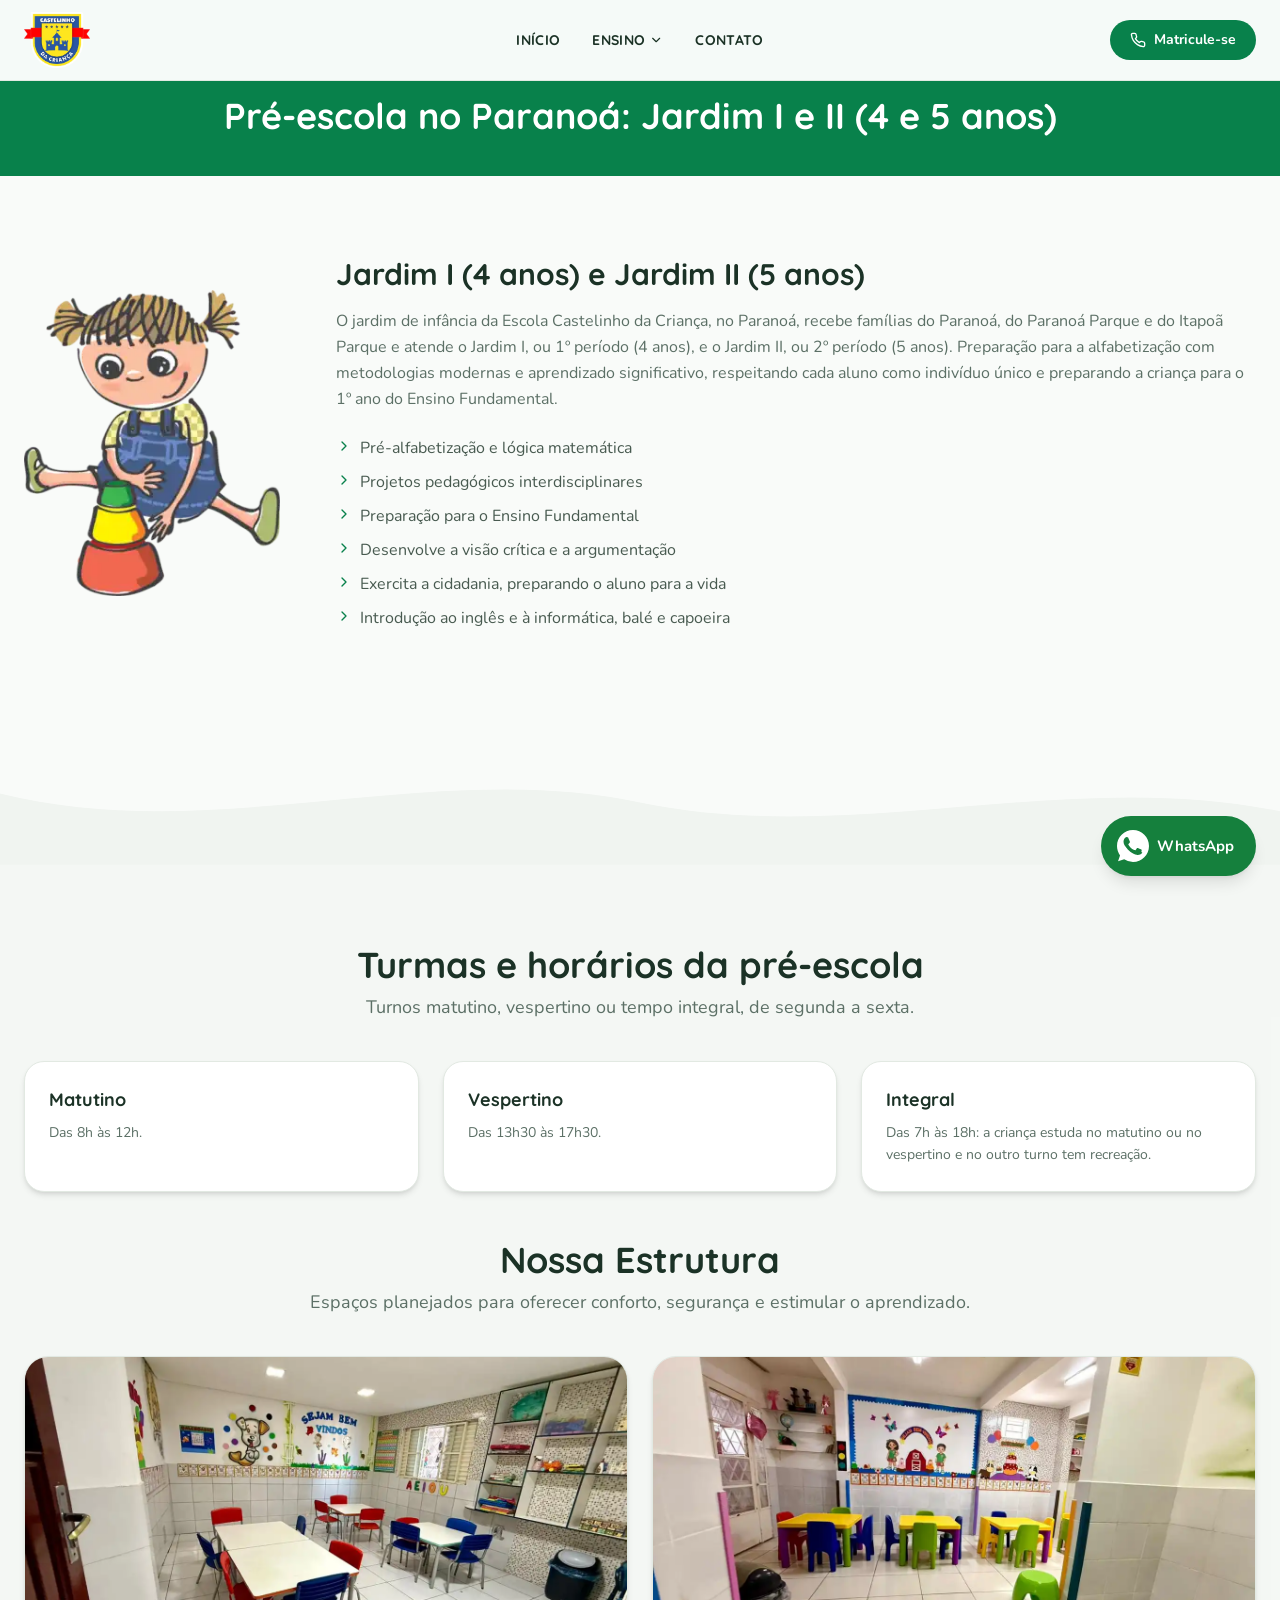
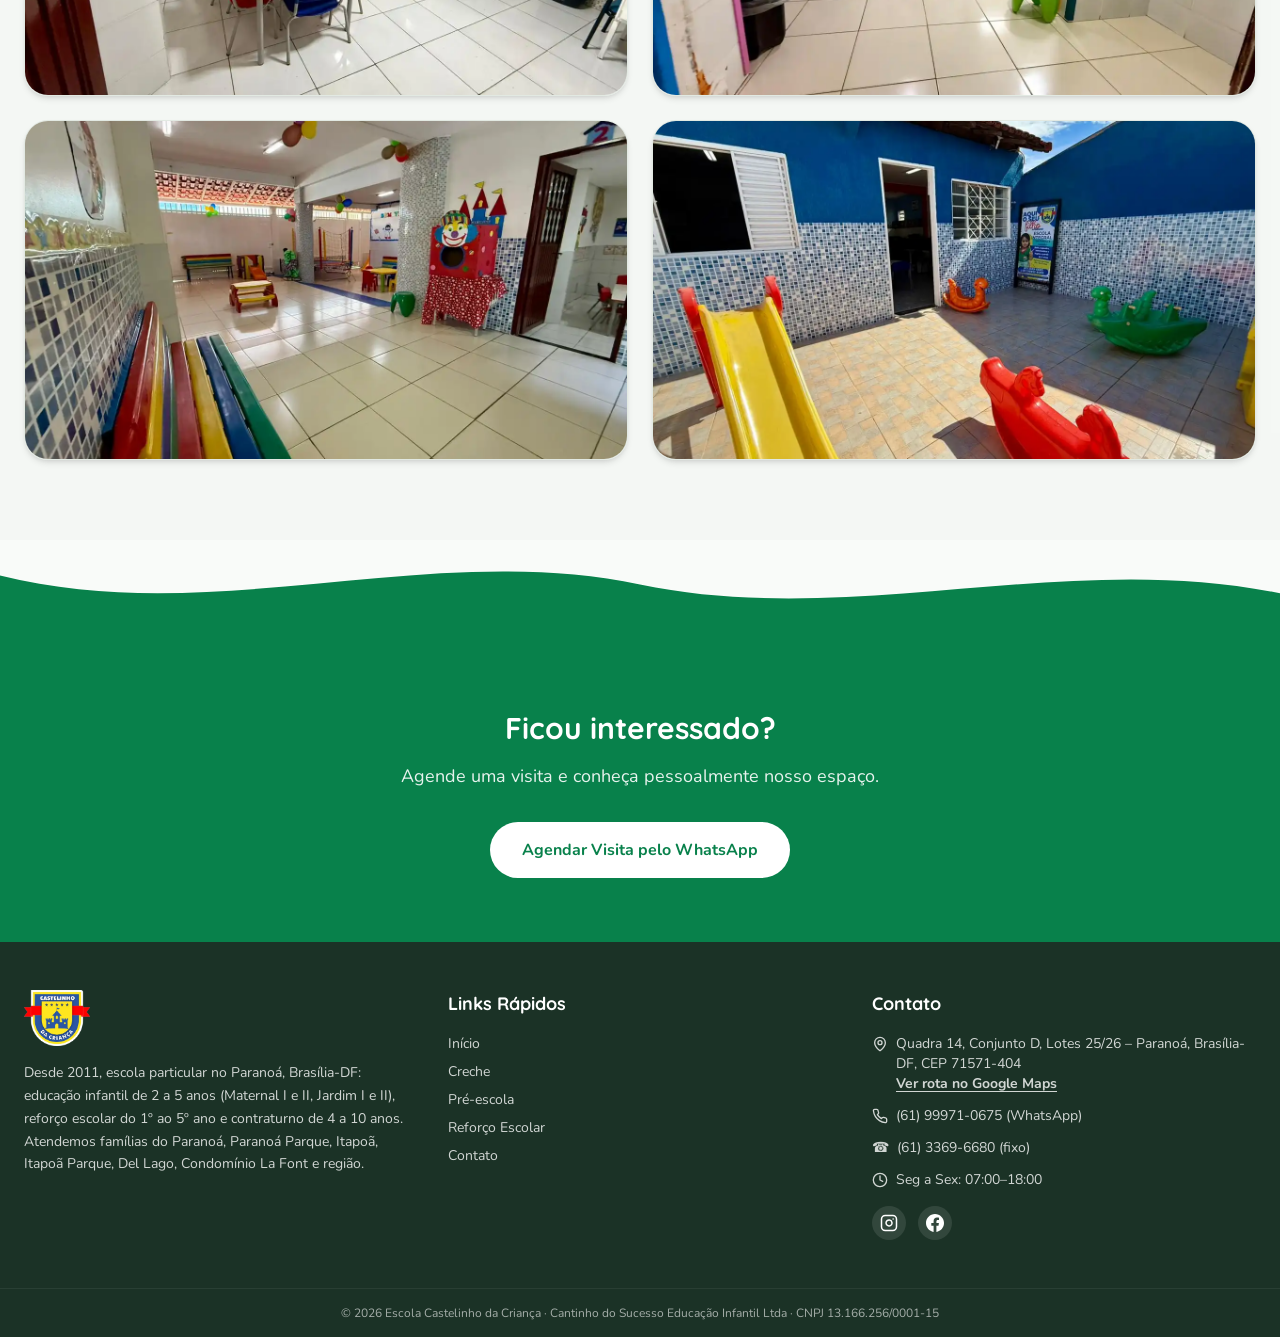
<file: pre-escola.html>
<!doctype html>
<html lang="pt-BR">
<head>
<meta charset="UTF-8"/>
<meta name="viewport" content="width=device-width, initial-scale=1"/>
<title>Pré-escola e Jardim de Infância no Paranoá DF | Castelinho</title>
<meta name="description" content="Pré-escola e jardim de infância no Paranoá-DF para famílias do Paranoá Parque e do Itapoã Parque: Jardim I e II (4 e 5 anos) e preparação para a alfabetização."/>
<meta name="geo.region" content="BR-DF"/>
<meta name="geo.placename" content="Paranoá, Brasília"/>
<meta name="geo.position" content="-15.77450;-47.77700"/>
<link rel="canonical" href="https://escolacastelinhodacrianca.com.br/pre-escola"/>
<link rel="preload" as="image" href="imagens/mascote-menina.webp"/>
<script type="application/ld+json">{"@context":"https://schema.org","@id":"https://escolacastelinhodacrianca.com.br/#escola","@type":["Preschool","LocalBusiness"],"name":"Escola Castelinho da Criança","url":"https://escolacastelinhodacrianca.com.br/","telephone":"+55-61-99971-0675","address":{"@type":"PostalAddress","streetAddress":"Quadra 14, Conjunto D, Lotes 25/26","addressLocality":"Paranoá","addressRegion":"DF","postalCode":"71571-404","addressCountry":"BR"}}</script>
<script type="application/ld+json">{"@context":"https://schema.org","@type":"BreadcrumbList","itemListElement":[{"@type":"ListItem","position":1,"name":"Início","item":"https://escolacastelinhodacrianca.com.br/"},{"@type":"ListItem","position":2,"name":"Pré-escola","item":"https://escolacastelinhodacrianca.com.br/pre-escola"}]}</script>
<link rel="icon" href="favicon.ico" sizes="48x48"/>
<link rel="icon" href="imagens/icone-192.png" type="image/png" sizes="192x192"/>
<link rel="apple-touch-icon" href="imagens/apple-touch-icon.png"/>
<link rel="stylesheet" href="estilo.css"/>
<script src="script.js" defer>
</script>
<meta property="og:title" content="Pré-escola e Jardim de Infância no Paranoá DF | Castelinho"/>
<meta property="og:description" content="Pré-escola e jardim de infância no Paranoá-DF para famílias do Paranoá Parque e do Itapoã Parque: Jardim I e II (4 e 5 anos) e preparação para a alfabetização."/>
<meta property="og:locale" content="pt_BR"/>
<meta property="og:site_name" content="Escola Castelinho da Criança"/>
<meta property="og:type" content="website"/>
<meta property="og:url" content="https://escolacastelinhodacrianca.com.br/pre-escola"/>
<meta property="og:image" content="https://escolacastelinhodacrianca.com.br/imagens/og-castelinho.jpg"/>
<meta property="og:image:width" content="1200"/>
<meta property="og:image:height" content="630"/>
<meta name="twitter:card" content="summary_large_image"/>
<meta name="twitter:image" content="https://escolacastelinhodacrianca.com.br/imagens/og-castelinho.jpg"/>
<link rel="sitemap" type="application/xml" href="sitemap.xml"/>
</head>
<body>
<a class="pular-conteudo" href="#conteudo">Pular para o conteúdo</a>
<header class="offline-header fixed top-0 left-0 right-0 z-50 transition-all duration-300 is-solid">
<div class="container flex items-center justify-between h-16 md:h-20">
<a href="index.html" class="flex items-center gap-2">
<img src="imagens/logo.webp" alt="Escola Castelinho da Criança, página inicial" class="h-12 md:h-14 w-auto" width="56" height="48"/>
</a>
<nav aria-label="Navegação principal" class="hidden md:flex items-center absolute left-1/2 -translate-x-1/2 gap-8">
<a href="index.html" class="font-heading font-bold text-sm uppercase tracking-wide transition-colors hover:text-primary">Início</a>
<div class="offline-dropdown relative">
<button type="button" class="font-heading font-bold text-sm uppercase tracking-wide transition-colors hover:text-primary flex items-center gap-1 py-2" aria-expanded="false" aria-controls="ensino-menu" data-dropdown="true">Ensino<svg xmlns="http://www.w3.org/2000/svg" width="14" height="14" viewBox="0 0 24 24" fill="none" stroke="currentColor" stroke-width="2" stroke-linecap="round" stroke-linejoin="round" class="lucide lucide-chevron-down">
<path d="m6 9 6 6 6-6">
</path>
</svg>
</button>
<div id="ensino-menu" class="offline-dropdown-panel absolute top-full left-0 bg-card rounded-xl shadow-lg border border-border py-2 min-w-[180px]">
<a href="creche.html" class="block px-4 py-2.5 text-sm font-heading font-bold text-foreground/80 hover:bg-muted/50 hover:text-primary">Creche</a>
<a href="pre-escola.html" class="block px-4 py-2.5 text-sm font-heading font-bold text-foreground/80 hover:bg-muted/50 hover:text-primary" aria-current="page">Pré-escola</a>
<a href="reforco-escolar.html" class="block px-4 py-2.5 text-sm font-heading font-bold text-foreground/80 hover:bg-muted/50 hover:text-primary">Reforço Escolar</a>
</div>
</div>
<a href="contato.html" class="font-heading font-bold text-sm uppercase tracking-wide transition-colors hover:text-primary">Contato</a>
</nav>
<a href="https://wa.me/5561999710675?text=Olá!%20Vim%20pelo%20site%20e%20gostaria%20de%20saber%20mais%20sobre%20as%20matrículas." target="_blank" rel="noopener noreferrer" class="hidden md:inline-flex items-center gap-2 bg-primary text-primary-foreground px-5 py-2.5 rounded-full font-bold text-sm hover:opacity-90">
<svg xmlns="http://www.w3.org/2000/svg" width="16" height="16" viewBox="0 0 24 24" fill="none" stroke="currentColor" stroke-width="2" stroke-linecap="round" stroke-linejoin="round" class="lucide lucide-phone">
<path d="M22 16.92v3a2 2 0 0 1-2.18 2 19.79 19.79 0 0 1-8.63-3.07 19.5 19.5 0 0 1-6-6 19.79 19.79 0 0 1-3.07-8.67A2 2 0 0 1 4.11 2h3a2 2 0 0 1 2 1.72 12.84 12.84 0 0 0 .7 2.81 2 2 0 0 1-.45 2.11L8.09 9.91a16 16 0 0 0 6 6l1.27-1.27a2 2 0 0 1 2.11-.45 12.84 12.84 0 0 0 2.81.7A2 2 0 0 1 22 16.92z">
</path>
</svg>Matricule-se</a>
<button type="button" class="md:hidden p-2" aria-label="Menu" aria-expanded="false" aria-controls="menu-mobile" data-menu="true">
<svg xmlns="http://www.w3.org/2000/svg" width="28" height="28" viewBox="0 0 24 24" fill="none" stroke="currentColor" stroke-width="2" stroke-linecap="round" stroke-linejoin="round" class="lucide lucide-menu">
<line x1="4" x2="20" y1="12" y2="12">
</line>
<line x1="4" x2="20" y1="6" y2="6">
</line>
<line x1="4" x2="20" y1="18" y2="18">
</line>
</svg>
</button>
</div>
<nav id="menu-mobile" aria-label="Navegação móvel" class="offline-mobile md:hidden bg-card border-t border-border pb-4" hidden="">
<a href="index.html" class="block px-6 py-3 font-heading font-bold text-base text-foreground/80">Início</a>
<a href="creche.html" class="block px-6 py-3 font-heading font-bold text-base text-foreground/80">Creche</a>
<a href="pre-escola.html" class="block px-6 py-3 font-heading font-bold text-base text-foreground/80" aria-current="page">Pré-escola</a>
<a href="reforco-escolar.html" class="block px-6 py-3 font-heading font-bold text-base text-foreground/80">Reforço Escolar</a>
<a href="contato.html" class="block px-6 py-3 font-heading font-bold text-base text-foreground/80">Contato</a>
<div class="px-6 pt-2">
<a href="https://wa.me/5561999710675?text=Olá!%20Vim%20pelo%20site%20e%20gostaria%20de%20saber%20mais%20sobre%20as%20matrículas." target="_blank" rel="noopener noreferrer" class="flex items-center justify-center gap-2 bg-primary text-primary-foreground px-5 py-3 rounded-full font-bold text-sm">
<svg xmlns="http://www.w3.org/2000/svg" width="16" height="16" viewBox="0 0 24 24" fill="none" stroke="currentColor" stroke-width="2" stroke-linecap="round" stroke-linejoin="round" class="lucide lucide-phone">
<path d="M22 16.92v3a2 2 0 0 1-2.18 2 19.79 19.79 0 0 1-8.63-3.07 19.5 19.5 0 0 1-6-6 19.79 19.79 0 0 1-3.07-8.67A2 2 0 0 1 4.11 2h3a2 2 0 0 1 2 1.72 12.84 12.84 0 0 0 .7 2.81 2 2 0 0 1-.45 2.11L8.09 9.91a16 16 0 0 0 6 6l1.27-1.27a2 2 0 0 1 2.11-.45 12.84 12.84 0 0 0 2.81.7A2 2 0 0 1 22 16.92z">
</path>
</svg>Matricule-se</a>
</div>
</nav>
</header>
<main id="conteudo" tabindex="-1">
<section class="bg-primary pt-20 md:pt-24 pb-10 text-center">
<div class="container">
<h1 class="font-heading font-bold text-3xl md:text-4xl text-primary-foreground">Pré-escola no Paranoá: Jardim I e II (4 e 5 anos)</h1>
</div>
</section>
<section class="py-16 md:py-20">
<div class="container">
<div class="flex flex-col md:flex-row items-center gap-8 md:gap-14 mb-12">
<div class="w-48 md:w-64 shrink-0">
<img src="imagens/mascote-menina.webp" alt="Ilustração de uma menina brincando com blocos de empilhar" class="w-full h-auto" width="278" height="333" fetchpriority="high"/>
</div>
<div class="flex-1">
<h2 class="font-heading font-bold text-2xl md:text-3xl text-foreground mb-4">Jardim I (4 anos) e Jardim II (5 anos)</h2>
<p class="text-muted-foreground leading-relaxed mb-6">O jardim de infância da Escola Castelinho da Criança, no Paranoá, recebe famílias do Paranoá, do Paranoá Parque e do Itapoã Parque e atende o Jardim I, ou 1º período (4 anos), e o Jardim II, ou 2º período (5 anos). Preparação para a alfabetização com metodologias modernas e aprendizado significativo, respeitando cada aluno como indivíduo único e preparando a criança para o 1º ano do Ensino Fundamental.</p>
<ul class="space-y-2.5">
<li class="flex items-start gap-2 text-foreground/80">
<svg xmlns="http://www.w3.org/2000/svg" width="16" height="16" viewBox="0 0 24 24" fill="none" stroke="currentColor" stroke-width="2" stroke-linecap="round" stroke-linejoin="round" class="lucide lucide-chevron-right text-primary shrink-0 mt-0.5">
<path d="m9 18 6-6-6-6">
</path>
</svg>
<span>Pré-alfabetização e lógica matemática</span>
</li>
<li class="flex items-start gap-2 text-foreground/80">
<svg xmlns="http://www.w3.org/2000/svg" width="16" height="16" viewBox="0 0 24 24" fill="none" stroke="currentColor" stroke-width="2" stroke-linecap="round" stroke-linejoin="round" class="lucide lucide-chevron-right text-primary shrink-0 mt-0.5">
<path d="m9 18 6-6-6-6">
</path>
</svg>
<span>Projetos pedagógicos interdisciplinares</span>
</li>
<li class="flex items-start gap-2 text-foreground/80">
<svg xmlns="http://www.w3.org/2000/svg" width="16" height="16" viewBox="0 0 24 24" fill="none" stroke="currentColor" stroke-width="2" stroke-linecap="round" stroke-linejoin="round" class="lucide lucide-chevron-right text-primary shrink-0 mt-0.5">
<path d="m9 18 6-6-6-6">
</path>
</svg>
<span>Preparação para o Ensino Fundamental</span>
</li>
<li class="flex items-start gap-2 text-foreground/80">
<svg xmlns="http://www.w3.org/2000/svg" width="16" height="16" viewBox="0 0 24 24" fill="none" stroke="currentColor" stroke-width="2" stroke-linecap="round" stroke-linejoin="round" class="lucide lucide-chevron-right text-primary shrink-0 mt-0.5">
<path d="m9 18 6-6-6-6">
</path>
</svg>
<span>Desenvolve a visão crítica e a argumentação</span>
</li>
<li class="flex items-start gap-2 text-foreground/80">
<svg xmlns="http://www.w3.org/2000/svg" width="16" height="16" viewBox="0 0 24 24" fill="none" stroke="currentColor" stroke-width="2" stroke-linecap="round" stroke-linejoin="round" class="lucide lucide-chevron-right text-primary shrink-0 mt-0.5">
<path d="m9 18 6-6-6-6">
</path>
</svg>
<span>Exercita a cidadania, preparando o aluno para a vida</span>
</li>
<li class="flex items-start gap-2 text-foreground/80">
<svg xmlns="http://www.w3.org/2000/svg" width="16" height="16" viewBox="0 0 24 24" fill="none" stroke="currentColor" stroke-width="2" stroke-linecap="round" stroke-linejoin="round" class="lucide lucide-chevron-right text-primary shrink-0 mt-0.5">
<path d="m9 18 6-6-6-6">
</path>
</svg>
<span>Introdução ao inglês e à informática, balé e capoeira</span>
</li>
</ul>
</div>
</div>
</div>
</section>
<div class="wave-divider  ">
<svg viewBox="0 0 1440 120" preserveAspectRatio="none" xmlns="http://www.w3.org/2000/svg">
<path d="M0,40 C240,100 480,0 720,50 C960,100 1200,10 1440,60 L1440,120 L0,120 Z" fill="hsl(120, 15%, 95%)">
</path>
</svg>
</div>
<section class="py-16 md:py-20 bg-muted/50">
<div class="container">
<h2 class="section-title">Turmas e horários da pré-escola</h2>
<p class="section-subtitle">Turnos matutino, vespertino ou tempo integral, de segunda a sexta.</p>
<div class="grid grid-cols-1 sm:grid-cols-2 md:grid-cols-3 gap-6 mb-12">
<div class="bg-card rounded-2xl p-6 shadow-md border border-border">
<h3 class="font-heading font-bold text-lg mb-2 text-foreground">Matutino</h3>
<p class="text-muted-foreground text-sm leading-relaxed">Das 8h às 12h.</p>
</div>
<div class="bg-card rounded-2xl p-6 shadow-md border border-border">
<h3 class="font-heading font-bold text-lg mb-2 text-foreground">Vespertino</h3>
<p class="text-muted-foreground text-sm leading-relaxed">Das 13h30 às 17h30.</p>
</div>
<div class="bg-card rounded-2xl p-6 shadow-md border border-border">
<h3 class="font-heading font-bold text-lg mb-2 text-foreground">Integral</h3>
<p class="text-muted-foreground text-sm leading-relaxed">Das 7h às 18h: a criança estuda no matutino ou no vespertino e no outro turno tem recreação.</p>
</div>
</div>
<h2 class="section-title">Nossa Estrutura</h2>
<p class="section-subtitle">Espaços planejados para oferecer conforto, segurança e estimular o aprendizado.</p>
<div class="grid grid-cols-1 sm:grid-cols-2 gap-6">
<div class="rounded-3xl overflow-hidden shadow-md border border-border aspect-video">
<img src="imagens/sala-aula-mural-boas-vindas.webp" alt="Sala de aula com mesas brancas, cadeiras vermelhas e azuis e mural de boas-vindas" loading="lazy" decoding="async" width="1280" height="960" class="w-full h-full object-cover hover:scale-105 transition-transform duration-500"/>
</div>
<div class="rounded-3xl overflow-hidden shadow-md border border-border aspect-video">
<img src="imagens/sala-mesinhas-coloridas.webp" alt="Sala com mesinhas e cadeiras coloridas do tamanho das crianças e mural de boas-vindas" loading="lazy" decoding="async" width="1280" height="960" class="w-full h-full object-cover hover:scale-105 transition-transform duration-500"/>
</div>
<div class="rounded-3xl overflow-hidden shadow-md border border-border aspect-video">
<img src="imagens/patio-coberto-palhaco.webp" alt="Pátio coberto com bancos coloridos e painel de palhaço" loading="lazy" decoding="async" width="1280" height="960" class="w-full h-full object-cover hover:scale-105 transition-transform duration-500"/>
</div>
<div class="rounded-3xl overflow-hidden shadow-md border border-border aspect-video">
<img src="imagens/parquinho-externo.webp" alt="Parquinho ao ar livre com escorregador e gangorras" loading="lazy" decoding="async" width="1280" height="960" class="w-full h-full object-cover hover:scale-105 transition-transform duration-500"/>
</div>
</div>
</div>
</section>
<div class="wave-divider  ">
<svg viewBox="0 0 1440 120" preserveAspectRatio="none" xmlns="http://www.w3.org/2000/svg">
<path d="M0,40 C240,100 480,0 720,50 C960,100 1200,10 1440,60 L1440,120 L0,120 Z" fill="hsl(153, 88%, 27%)">
</path>
</svg>
</div>
<section class="bg-primary py-16 text-primary-foreground text-center">
<div class="container max-w-2xl">
<h2 class="font-heading font-bold text-3xl mb-4">Ficou interessado?</h2>
<p class="text-lg opacity-90 mb-8">Agende uma visita e conheça pessoalmente nosso espaço.</p>
<a href="https://wa.me/5561999710675?text=Olá!%20Vim%20pelo%20site%20e%20gostaria%20de%20agendar%20uma%20visita." target="_blank" rel="noopener noreferrer" class="inline-flex items-center justify-center gap-2 bg-white text-primary font-bold px-8 py-4 rounded-full text-base hover:bg-white/90 transition-colors">Agendar Visita pelo WhatsApp</a>
</div>
</section>
</main>
<footer class="bg-foreground text-primary-foreground">
<div class="container py-12">
<div class="grid grid-cols-1 md:grid-cols-3 gap-10">
<div>
<img src="imagens/logo.webp" alt="Logo da Escola Castelinho da Criança" class="h-14 w-auto mb-4" loading="lazy" width="115" height="98"/>
<p class="text-sm opacity-80 leading-relaxed">Desde 2011, escola particular no Paranoá, Brasília-DF: educação infantil de 2 a 5 anos (Maternal I e II, Jardim I e II), reforço escolar do 1º ao 5º ano e contraturno de 4 a 10 anos. Atendemos famílias do Paranoá, Paranoá Parque, Itapoã, Itapoã Parque, Del Lago, Condomínio La Font e região.</p>
</div>
<div>
<h4 class="font-heading font-bold text-lg mb-4">Links Rápidos</h4>
<ul class="space-y-2 text-sm opacity-80">
<li>
<a class="hover:opacity-100 transition-opacity" href="index.html">Início</a>
</li>
<li>
<a class="hover:opacity-100 transition-opacity" href="creche.html">Creche</a>
</li>
<li>
<a class="hover:opacity-100 transition-opacity" href="pre-escola.html">Pré-escola</a>
</li>
<li>
<a class="hover:opacity-100 transition-opacity" href="reforco-escolar.html">Reforço Escolar</a>
</li>
<li>
<a class="hover:opacity-100 transition-opacity" href="contato.html">Contato</a>
</li>
</ul>
</div>
<div>
<h4 class="font-heading font-bold text-lg mb-4">Contato</h4>
<ul class="space-y-3 text-sm opacity-80">
<li class="flex items-start gap-2">
<svg xmlns="http://www.w3.org/2000/svg" width="16" height="16" viewBox="0 0 24 24" fill="none" stroke="currentColor" stroke-width="2" stroke-linecap="round" stroke-linejoin="round" class="lucide lucide-map-pin mt-0.5 shrink-0">
<path d="M20 10c0 4.993-5.539 10.193-7.399 11.799a1 1 0 0 1-1.202 0C9.539 20.193 4 14.993 4 10a8 8 0 0 1 16 0">
</path>
<circle cx="12" cy="10" r="3">
</circle>
</svg><span>Quadra 14, Conjunto D, Lotes 25/26 – Paranoá, Brasília-DF, CEP 71571-404<br/><a class="rodape-link" href="https://www.google.com/maps/dir/?api=1&amp;destination=-15.77450%2C-47.77700" target="_blank" rel="noopener noreferrer">Ver rota no Google Maps</a></span></li>
<li class="flex items-center gap-2">
<svg xmlns="http://www.w3.org/2000/svg" width="16" height="16" viewBox="0 0 24 24" fill="none" stroke="currentColor" stroke-width="2" stroke-linecap="round" stroke-linejoin="round" class="lucide lucide-phone shrink-0">
<path d="M22 16.92v3a2 2 0 0 1-2.18 2 19.79 19.79 0 0 1-8.63-3.07 19.5 19.5 0 0 1-6-6 19.79 19.79 0 0 1-3.07-8.67A2 2 0 0 1 4.11 2h3a2 2 0 0 1 2 1.72 12.84 12.84 0 0 0 .7 2.81 2 2 0 0 1-.45 2.11L8.09 9.91a16 16 0 0 0 6 6l1.27-1.27a2 2 0 0 1 2.11-.45 12.84 12.84 0 0 0 2.81.7A2 2 0 0 1 22 16.92z">
</path>
</svg><a href="https://wa.me/5561999710675?text=Olá!%20Vim%20pelo%20site%20e%20tenho%20uma%20dúvida." target="_blank" rel="noopener noreferrer">(61) 99971-0675 (WhatsApp)</a></li>
<li class="flex items-center gap-2">☎ <a href="tel:+556133696680">(61) 3369-6680 (fixo)</a></li>
<li class="flex items-center gap-2">
<svg xmlns="http://www.w3.org/2000/svg" width="16" height="16" viewBox="0 0 24 24" fill="none" stroke="currentColor" stroke-width="2" stroke-linecap="round" stroke-linejoin="round" class="lucide lucide-clock shrink-0">
<circle cx="12" cy="12" r="10">
</circle>
<polyline points="12 6 12 12 16 14">
</polyline>
</svg>Seg a Sex: 07:00–18:00</li>
</ul>
<div class="flex gap-3 mt-4">
<a href="https://www.instagram.com/castelinhodacriancaa/" target="_blank" rel="noopener noreferrer" class="p-2 rounded-full bg-white/10 hover:bg-white/20 transition-colors" aria-label="Instagram da Escola Castelinho (abre em nova aba)">
<svg xmlns="http://www.w3.org/2000/svg" width="18" height="18" viewBox="0 0 24 24" fill="none" stroke="currentColor" stroke-width="2" stroke-linecap="round" stroke-linejoin="round" class="lucide lucide-instagram">
<rect width="20" height="20" x="2" y="2" rx="5" ry="5">
</rect>
<path d="M16 11.37A4 4 0 1 1 12.63 8 4 4 0 0 1 16 11.37z">
</path>
<line x1="17.5" x2="17.51" y1="6.5" y2="6.5">
</line>
</svg>
</a>
<a href="https://www.facebook.com/profile.php?id=100063696559764" target="_blank" rel="noopener noreferrer" class="p-2 rounded-full bg-white/10 hover:bg-white/20 transition-colors" aria-label="Facebook da Escola Castelinho (abre em nova aba)">
<svg width="18" height="18" viewBox="0 0 24 24" fill="currentColor">
<path d="M24 12.073c0-6.627-5.373-12-12-12s-12 5.373-12 12c0 5.99 4.388 10.954 10.125 11.854v-8.385H7.078v-3.47h3.047V9.43c0-3.007 1.792-4.669 4.533-4.669 1.312 0 2.686.235 2.686.235v2.953H15.83c-1.491 0-1.956.925-1.956 1.874v2.25h3.328l-.532 3.47h-2.796v8.385C19.612 23.027 24 18.062 24 12.073z">
</path>
</svg>
</a>
</div>
</div>
</div>
</div>
<div class="border-t border-white/10 py-4 text-center text-xs opacity-60">© <span data-ano>2026</span> Escola Castelinho da Criança · Cantinho do Sucesso Educação Infantil Ltda · CNPJ 13.166.256/0001-15</div>
</footer>
<a href="https://wa.me/5561999710675?text=Olá!%20Vim%20pelo%20site%20e%20gostaria%20de%20saber%20mais%20sobre%20as%20matrículas." target="_blank" rel="noopener noreferrer" class="btn-whatsapp-float" aria-label="Falar no WhatsApp (abre em nova aba)">
<svg viewBox="0 0 32 32" width="32" height="32" fill="white">
<path d="M16.004 0h-.008C7.174 0 0 7.176 0 16.004c0 3.5 1.128 6.744 3.046 9.378L1.054 31.29l6.118-1.958A15.918 15.918 0 0016.004 32C24.826 32 32 24.826 32 16.004S24.826 0 16.004 0zm9.336 22.594c-.39 1.1-1.932 2.014-3.168 2.28-.846.18-1.95.324-5.668-1.218-4.762-1.972-7.824-6.812-8.062-7.128-.228-.316-1.912-2.548-1.912-4.86 0-2.314 1.21-3.45 1.64-3.922.39-.428 1.026-.624 1.634-.624.198 0 .374.01.534.018.47.02.706.048 1.016.786.39.926 1.338 3.266 1.456 3.504.118.238.236.556.076.872-.15.326-.282.47-.52.742-.238.272-.464.48-.702.774-.218.258-.462.534-.198.996.264.462 1.174 1.896 2.52 3.072 1.732 1.51 3.19 1.978 3.642 2.198.344.168.754.138 1.028-.158.344-.374.77-.994 1.204-1.606.308-.434.698-.49 1.08-.336.386.148 2.448 1.154 2.866 1.364.418.21.698.316.8.488.1.172.1.994-.29 2.094z">
</path>
</svg><span class="flutuante-texto" aria-hidden="true">WhatsApp</span>
</a>
</body>
</html>
</file>
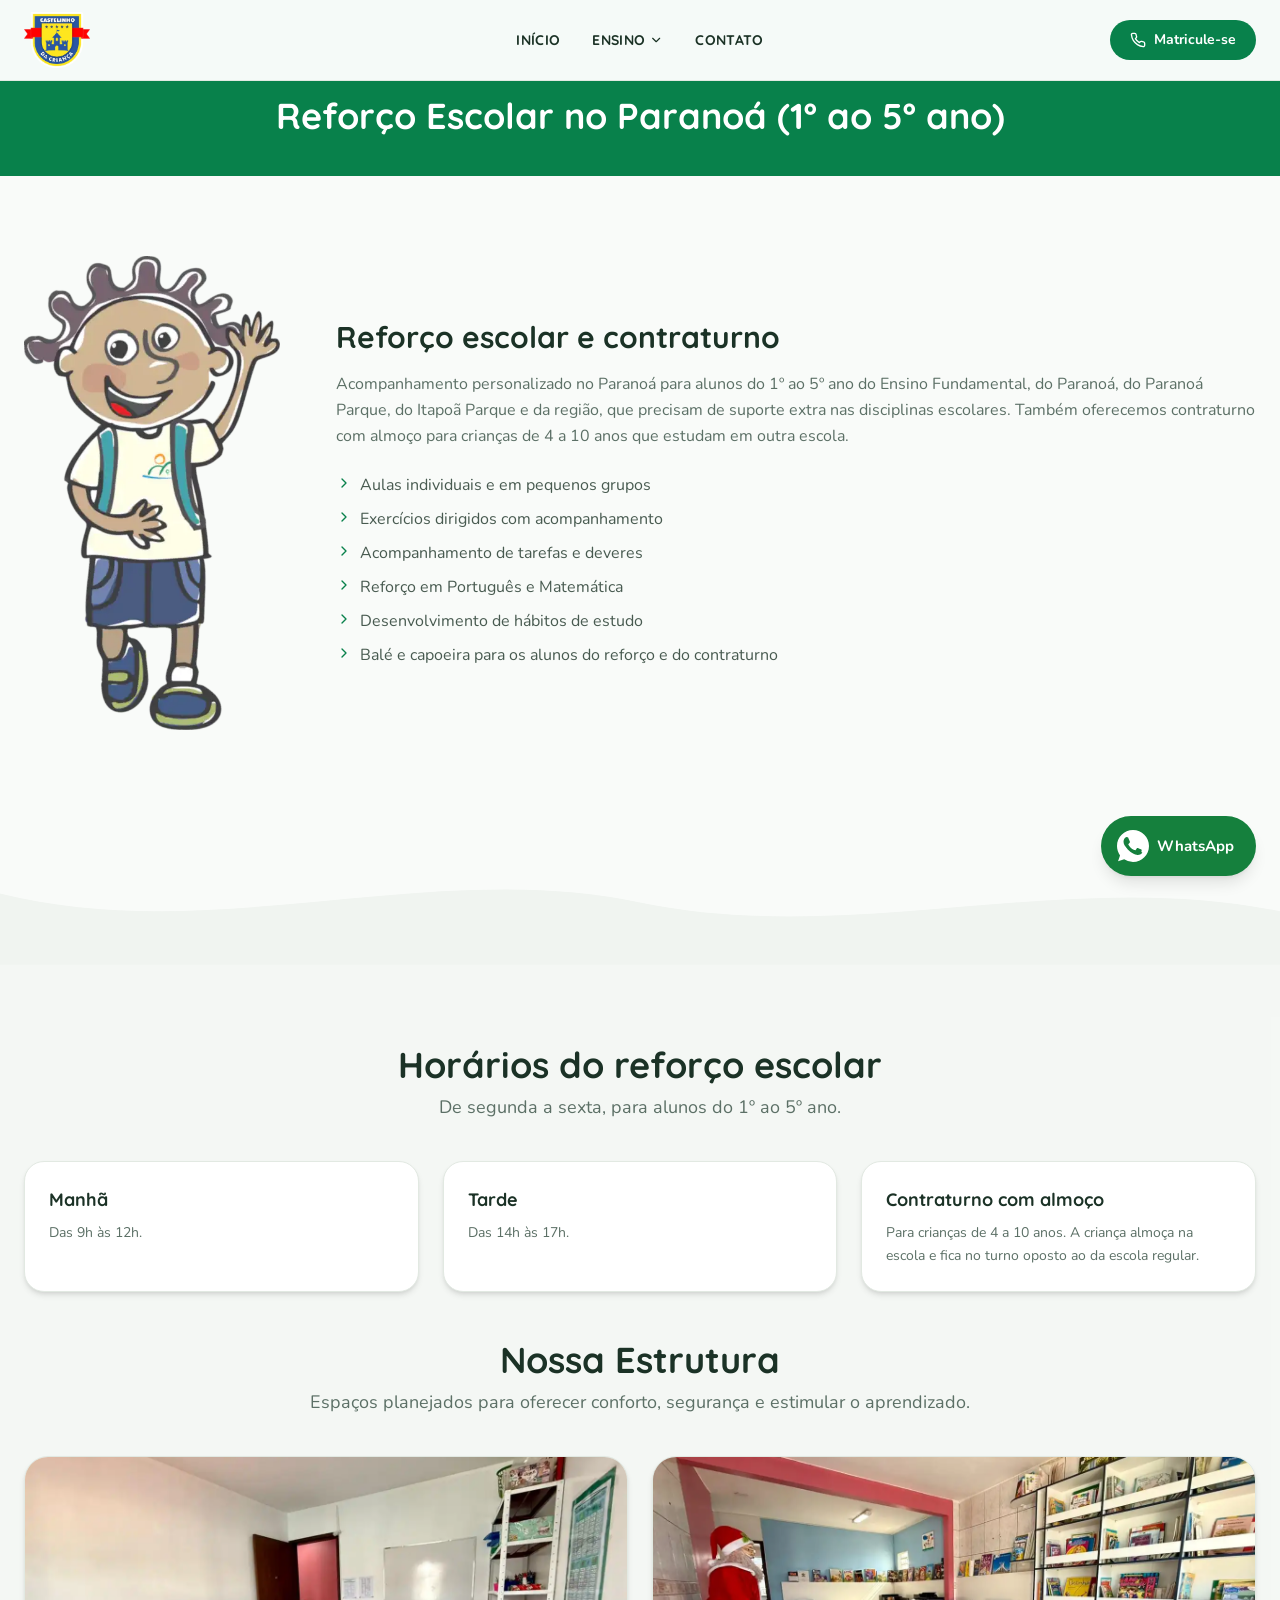
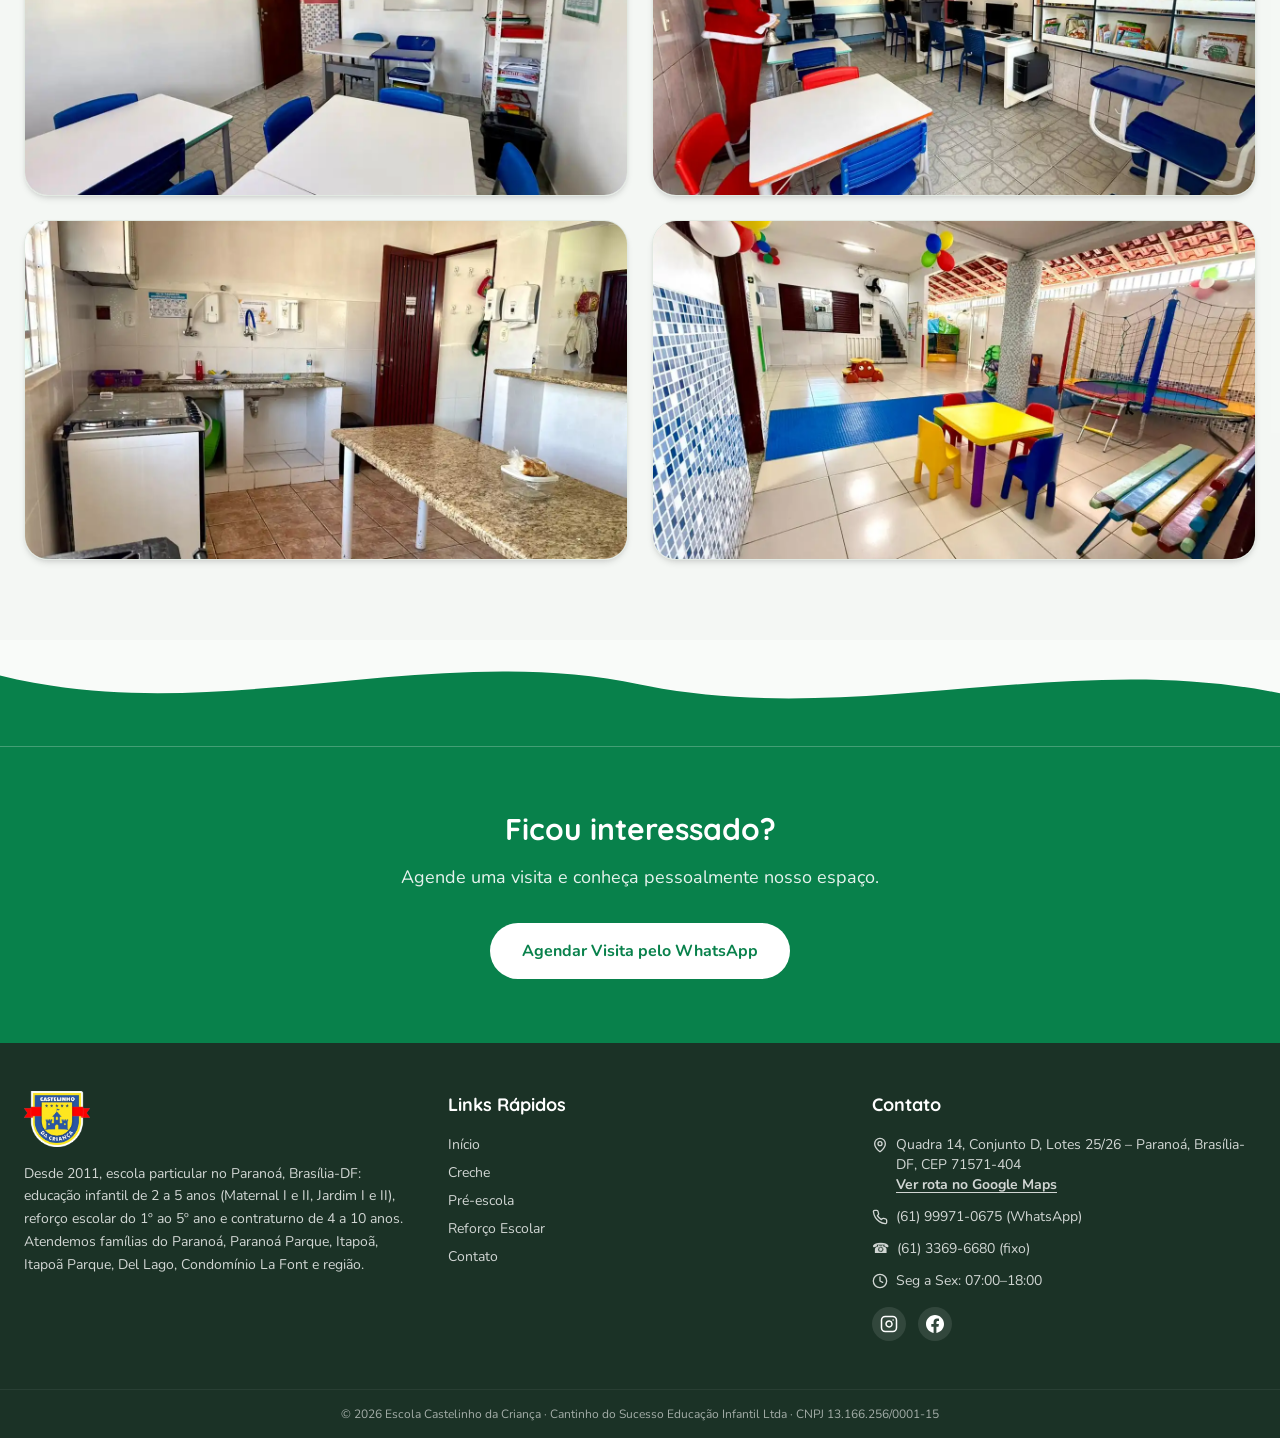
<file: reforco-escolar.html>
<!doctype html>
<html lang="pt-BR">
<head>
<meta charset="UTF-8"/>
<meta name="viewport" content="width=device-width, initial-scale=1"/>
<title>Reforço Escolar no Paranoá DF, 1º ao 5º ano | Castelinho</title>
<meta name="description" content="Reforço escolar no Paranoá-DF do 1º ao 5º ano, para o Paranoá Parque e o Itapoã Parque: manhã (9h às 12h) e tarde (14h às 17h). Contraturno com almoço."/>
<meta name="geo.region" content="BR-DF"/>
<meta name="geo.placename" content="Paranoá, Brasília"/>
<meta name="geo.position" content="-15.77450;-47.77700"/>
<link rel="canonical" href="https://escolacastelinhodacrianca.com.br/reforco-escolar"/>
<link rel="preload" as="image" href="imagens/mascote-menino.webp"/>
<script type="application/ld+json">{"@context":"https://schema.org","@id":"https://escolacastelinhodacrianca.com.br/#escola","@type":["Preschool","LocalBusiness"],"name":"Escola Castelinho da Criança","url":"https://escolacastelinhodacrianca.com.br/","telephone":"+55-61-99971-0675","address":{"@type":"PostalAddress","streetAddress":"Quadra 14, Conjunto D, Lotes 25/26","addressLocality":"Paranoá","addressRegion":"DF","postalCode":"71571-404","addressCountry":"BR"}}</script>
<script type="application/ld+json">{"@context":"https://schema.org","@type":"BreadcrumbList","itemListElement":[{"@type":"ListItem","position":1,"name":"Início","item":"https://escolacastelinhodacrianca.com.br/"},{"@type":"ListItem","position":2,"name":"Reforço Escolar","item":"https://escolacastelinhodacrianca.com.br/reforco-escolar"}]}</script>
<link rel="icon" href="favicon.ico" sizes="48x48"/>
<link rel="icon" href="imagens/icone-192.png" type="image/png" sizes="192x192"/>
<link rel="apple-touch-icon" href="imagens/apple-touch-icon.png"/>
<link rel="stylesheet" href="estilo.css"/>
<script src="script.js" defer>
</script>
<meta property="og:title" content="Reforço Escolar no Paranoá DF, 1º ao 5º ano | Castelinho"/>
<meta property="og:description" content="Reforço escolar no Paranoá-DF do 1º ao 5º ano, para o Paranoá Parque e o Itapoã Parque: manhã (9h às 12h) e tarde (14h às 17h). Contraturno com almoço."/>
<meta property="og:locale" content="pt_BR"/>
<meta property="og:site_name" content="Escola Castelinho da Criança"/>
<meta property="og:type" content="website"/>
<meta property="og:url" content="https://escolacastelinhodacrianca.com.br/reforco-escolar"/>
<meta property="og:image" content="https://escolacastelinhodacrianca.com.br/imagens/og-castelinho.jpg"/>
<meta property="og:image:width" content="1200"/>
<meta property="og:image:height" content="630"/>
<meta name="twitter:card" content="summary_large_image"/>
<meta name="twitter:image" content="https://escolacastelinhodacrianca.com.br/imagens/og-castelinho.jpg"/>
<link rel="sitemap" type="application/xml" href="sitemap.xml"/>
</head>
<body>
<a class="pular-conteudo" href="#conteudo">Pular para o conteúdo</a>
<header class="offline-header fixed top-0 left-0 right-0 z-50 transition-all duration-300 is-solid">
<div class="container flex items-center justify-between h-16 md:h-20">
<a href="index.html" class="flex items-center gap-2">
<img src="imagens/logo.webp" alt="Escola Castelinho da Criança, página inicial" class="h-12 md:h-14 w-auto" width="56" height="48"/>
</a>
<nav aria-label="Navegação principal" class="hidden md:flex items-center absolute left-1/2 -translate-x-1/2 gap-8">
<a href="index.html" class="font-heading font-bold text-sm uppercase tracking-wide transition-colors hover:text-primary">Início</a>
<div class="offline-dropdown relative">
<button type="button" class="font-heading font-bold text-sm uppercase tracking-wide transition-colors hover:text-primary flex items-center gap-1 py-2" aria-expanded="false" aria-controls="ensino-menu" data-dropdown="true">Ensino<svg xmlns="http://www.w3.org/2000/svg" width="14" height="14" viewBox="0 0 24 24" fill="none" stroke="currentColor" stroke-width="2" stroke-linecap="round" stroke-linejoin="round" class="lucide lucide-chevron-down">
<path d="m6 9 6 6 6-6">
</path>
</svg>
</button>
<div id="ensino-menu" class="offline-dropdown-panel absolute top-full left-0 bg-card rounded-xl shadow-lg border border-border py-2 min-w-[180px]">
<a href="creche.html" class="block px-4 py-2.5 text-sm font-heading font-bold text-foreground/80 hover:bg-muted/50 hover:text-primary">Creche</a>
<a href="pre-escola.html" class="block px-4 py-2.5 text-sm font-heading font-bold text-foreground/80 hover:bg-muted/50 hover:text-primary">Pré-escola</a>
<a href="reforco-escolar.html" class="block px-4 py-2.5 text-sm font-heading font-bold text-foreground/80 hover:bg-muted/50 hover:text-primary" aria-current="page">Reforço Escolar</a>
</div>
</div>
<a href="contato.html" class="font-heading font-bold text-sm uppercase tracking-wide transition-colors hover:text-primary">Contato</a>
</nav>
<a href="https://wa.me/5561999710675?text=Olá!%20Vim%20pelo%20site%20e%20gostaria%20de%20saber%20mais%20sobre%20as%20matrículas." target="_blank" rel="noopener noreferrer" class="hidden md:inline-flex items-center gap-2 bg-primary text-primary-foreground px-5 py-2.5 rounded-full font-bold text-sm hover:opacity-90">
<svg xmlns="http://www.w3.org/2000/svg" width="16" height="16" viewBox="0 0 24 24" fill="none" stroke="currentColor" stroke-width="2" stroke-linecap="round" stroke-linejoin="round" class="lucide lucide-phone">
<path d="M22 16.92v3a2 2 0 0 1-2.18 2 19.79 19.79 0 0 1-8.63-3.07 19.5 19.5 0 0 1-6-6 19.79 19.79 0 0 1-3.07-8.67A2 2 0 0 1 4.11 2h3a2 2 0 0 1 2 1.72 12.84 12.84 0 0 0 .7 2.81 2 2 0 0 1-.45 2.11L8.09 9.91a16 16 0 0 0 6 6l1.27-1.27a2 2 0 0 1 2.11-.45 12.84 12.84 0 0 0 2.81.7A2 2 0 0 1 22 16.92z">
</path>
</svg>Matricule-se</a>
<button type="button" class="md:hidden p-2" aria-label="Menu" aria-expanded="false" aria-controls="menu-mobile" data-menu="true">
<svg xmlns="http://www.w3.org/2000/svg" width="28" height="28" viewBox="0 0 24 24" fill="none" stroke="currentColor" stroke-width="2" stroke-linecap="round" stroke-linejoin="round" class="lucide lucide-menu">
<line x1="4" x2="20" y1="12" y2="12">
</line>
<line x1="4" x2="20" y1="6" y2="6">
</line>
<line x1="4" x2="20" y1="18" y2="18">
</line>
</svg>
</button>
</div>
<nav id="menu-mobile" aria-label="Navegação móvel" class="offline-mobile md:hidden bg-card border-t border-border pb-4" hidden="">
<a href="index.html" class="block px-6 py-3 font-heading font-bold text-base text-foreground/80">Início</a>
<a href="creche.html" class="block px-6 py-3 font-heading font-bold text-base text-foreground/80">Creche</a>
<a href="pre-escola.html" class="block px-6 py-3 font-heading font-bold text-base text-foreground/80">Pré-escola</a>
<a href="reforco-escolar.html" class="block px-6 py-3 font-heading font-bold text-base text-foreground/80" aria-current="page">Reforço Escolar</a>
<a href="contato.html" class="block px-6 py-3 font-heading font-bold text-base text-foreground/80">Contato</a>
<div class="px-6 pt-2">
<a href="https://wa.me/5561999710675?text=Olá!%20Vim%20pelo%20site%20e%20gostaria%20de%20saber%20mais%20sobre%20as%20matrículas." target="_blank" rel="noopener noreferrer" class="flex items-center justify-center gap-2 bg-primary text-primary-foreground px-5 py-3 rounded-full font-bold text-sm">
<svg xmlns="http://www.w3.org/2000/svg" width="16" height="16" viewBox="0 0 24 24" fill="none" stroke="currentColor" stroke-width="2" stroke-linecap="round" stroke-linejoin="round" class="lucide lucide-phone">
<path d="M22 16.92v3a2 2 0 0 1-2.18 2 19.79 19.79 0 0 1-8.63-3.07 19.5 19.5 0 0 1-6-6 19.79 19.79 0 0 1-3.07-8.67A2 2 0 0 1 4.11 2h3a2 2 0 0 1 2 1.72 12.84 12.84 0 0 0 .7 2.81 2 2 0 0 1-.45 2.11L8.09 9.91a16 16 0 0 0 6 6l1.27-1.27a2 2 0 0 1 2.11-.45 12.84 12.84 0 0 0 2.81.7A2 2 0 0 1 22 16.92z">
</path>
</svg>Matricule-se</a>
</div>
</nav>
</header>
<main id="conteudo" tabindex="-1">
<section class="bg-primary pt-20 md:pt-24 pb-10 text-center">
<div class="container">
<h1 class="font-heading font-bold text-3xl md:text-4xl text-primary-foreground">Reforço Escolar no Paranoá (1º ao 5º ano)</h1>
</div>
</section>
<section class="py-16 md:py-20">
<div class="container">
<div class="flex flex-col md:flex-row items-center gap-8 md:gap-14 mb-12">
<div class="w-48 md:w-64 shrink-0">
<img src="imagens/mascote-menino.webp" alt="Ilustração de um menino de mochila acenando" class="w-full h-auto" width="413" height="765" fetchpriority="high"/>
</div>
<div class="flex-1">
<h2 class="font-heading font-bold text-2xl md:text-3xl text-foreground mb-4">Reforço escolar e contraturno</h2>
<p class="text-muted-foreground leading-relaxed mb-6">Acompanhamento personalizado no Paranoá para alunos do 1º ao 5º ano do Ensino Fundamental, do Paranoá, do Paranoá Parque, do Itapoã Parque e da região, que precisam de suporte extra nas disciplinas escolares. Também oferecemos contraturno com almoço para crianças de 4 a 10 anos que estudam em outra escola.</p>
<ul class="space-y-2.5">
<li class="flex items-start gap-2 text-foreground/80">
<svg xmlns="http://www.w3.org/2000/svg" width="16" height="16" viewBox="0 0 24 24" fill="none" stroke="currentColor" stroke-width="2" stroke-linecap="round" stroke-linejoin="round" class="lucide lucide-chevron-right text-primary shrink-0 mt-0.5">
<path d="m9 18 6-6-6-6">
</path>
</svg>
<span>Aulas individuais e em pequenos grupos</span>
</li>
<li class="flex items-start gap-2 text-foreground/80">
<svg xmlns="http://www.w3.org/2000/svg" width="16" height="16" viewBox="0 0 24 24" fill="none" stroke="currentColor" stroke-width="2" stroke-linecap="round" stroke-linejoin="round" class="lucide lucide-chevron-right text-primary shrink-0 mt-0.5">
<path d="m9 18 6-6-6-6">
</path>
</svg>
<span>Exercícios dirigidos com acompanhamento</span>
</li>
<li class="flex items-start gap-2 text-foreground/80">
<svg xmlns="http://www.w3.org/2000/svg" width="16" height="16" viewBox="0 0 24 24" fill="none" stroke="currentColor" stroke-width="2" stroke-linecap="round" stroke-linejoin="round" class="lucide lucide-chevron-right text-primary shrink-0 mt-0.5">
<path d="m9 18 6-6-6-6">
</path>
</svg>
<span>Acompanhamento de tarefas e deveres</span>
</li>
<li class="flex items-start gap-2 text-foreground/80">
<svg xmlns="http://www.w3.org/2000/svg" width="16" height="16" viewBox="0 0 24 24" fill="none" stroke="currentColor" stroke-width="2" stroke-linecap="round" stroke-linejoin="round" class="lucide lucide-chevron-right text-primary shrink-0 mt-0.5">
<path d="m9 18 6-6-6-6">
</path>
</svg>
<span>Reforço em Português e Matemática</span>
</li>
<li class="flex items-start gap-2 text-foreground/80">
<svg xmlns="http://www.w3.org/2000/svg" width="16" height="16" viewBox="0 0 24 24" fill="none" stroke="currentColor" stroke-width="2" stroke-linecap="round" stroke-linejoin="round" class="lucide lucide-chevron-right text-primary shrink-0 mt-0.5">
<path d="m9 18 6-6-6-6">
</path>
</svg>
<span>Desenvolvimento de hábitos de estudo</span>
</li>
<li class="flex items-start gap-2 text-foreground/80">
<svg xmlns="http://www.w3.org/2000/svg" width="16" height="16" viewBox="0 0 24 24" fill="none" stroke="currentColor" stroke-width="2" stroke-linecap="round" stroke-linejoin="round" class="lucide lucide-chevron-right text-primary shrink-0 mt-0.5">
<path d="m9 18 6-6-6-6">
</path>
</svg>
<span>Balé e capoeira para os alunos do reforço e do contraturno</span>
</li>
</ul>
</div>
</div>
</div>
</section>
<div class="wave-divider  ">
<svg viewBox="0 0 1440 120" preserveAspectRatio="none" xmlns="http://www.w3.org/2000/svg">
<path d="M0,40 C240,100 480,0 720,50 C960,100 1200,10 1440,60 L1440,120 L0,120 Z" fill="hsl(120, 15%, 95%)">
</path>
</svg>
</div>
<section class="py-16 md:py-20 bg-muted/50">
<div class="container">
<h2 class="section-title">Horários do reforço escolar</h2>
<p class="section-subtitle">De segunda a sexta, para alunos do 1º ao 5º ano.</p>
<div class="grid grid-cols-1 sm:grid-cols-2 md:grid-cols-3 gap-6 mb-12">
<div class="bg-card rounded-2xl p-6 shadow-md border border-border">
<h3 class="font-heading font-bold text-lg mb-2 text-foreground">Manhã</h3>
<p class="text-muted-foreground text-sm leading-relaxed">Das 9h às 12h.</p>
</div>
<div class="bg-card rounded-2xl p-6 shadow-md border border-border">
<h3 class="font-heading font-bold text-lg mb-2 text-foreground">Tarde</h3>
<p class="text-muted-foreground text-sm leading-relaxed">Das 14h às 17h.</p>
</div>
<div class="bg-card rounded-2xl p-6 shadow-md border border-border">
<h3 class="font-heading font-bold text-lg mb-2 text-foreground">Contraturno com almoço</h3>
<p class="text-muted-foreground text-sm leading-relaxed">Para crianças de 4 a 10 anos. A criança almoça na escola e fica no turno oposto ao da escola regular.</p>
</div>
</div>
<h2 class="section-title">Nossa Estrutura</h2>
<p class="section-subtitle">Espaços planejados para oferecer conforto, segurança e estimular o aprendizado.</p>
<div class="grid grid-cols-1 sm:grid-cols-2 gap-6">
<div class="rounded-3xl overflow-hidden shadow-md border border-border aspect-video">
<img src="imagens/sala-aula-quadro-branco.webp" alt="Sala de aula com quadro branco, mesas e cadeiras azuis" loading="lazy" decoding="async" width="1280" height="960" class="w-full h-full object-cover hover:scale-105 transition-transform duration-500"/>
</div>
<div class="rounded-3xl overflow-hidden shadow-md border border-border aspect-video">
<img src="imagens/sala-informatica-leitura.webp" alt="Sala de informática e leitura, com computadores e estante de livros" loading="lazy" decoding="async" width="1280" height="960" class="w-full h-full object-cover hover:scale-105 transition-transform duration-500"/>
</div>
<div class="rounded-3xl overflow-hidden shadow-md border border-border aspect-video">
<img src="imagens/cozinha.webp" alt="Cozinha da escola, com fogão, pia e bancada de granito" loading="lazy" decoding="async" width="1280" height="960" class="w-full h-full object-cover hover:scale-105 transition-transform duration-500"/>
</div>
<div class="rounded-3xl overflow-hidden shadow-md border border-border aspect-video">
<img src="imagens/patio-coberto-cama-elastica.webp" alt="Pátio coberto com cama elástica protegida por rede e mesinha amarela" loading="lazy" decoding="async" width="1280" height="960" class="w-full h-full object-cover hover:scale-105 transition-transform duration-500"/>
</div>
</div>
</div>
</section>
<div class="wave-divider  ">
<svg viewBox="0 0 1440 120" preserveAspectRatio="none" xmlns="http://www.w3.org/2000/svg">
<path d="M0,40 C240,100 480,0 720,50 C960,100 1200,10 1440,60 L1440,120 L0,120 Z" fill="hsl(153, 88%, 27%)">
</path>
</svg>
</div>
<section class="bg-primary py-16 text-primary-foreground text-center">
<div class="container max-w-2xl">
<h2 class="font-heading font-bold text-3xl mb-4">Ficou interessado?</h2>
<p class="text-lg opacity-90 mb-8">Agende uma visita e conheça pessoalmente nosso espaço.</p>
<a href="https://wa.me/5561999710675?text=Olá!%20Vim%20pelo%20site%20e%20gostaria%20de%20agendar%20uma%20visita." target="_blank" rel="noopener noreferrer" class="inline-flex items-center justify-center gap-2 bg-white text-primary font-bold px-8 py-4 rounded-full text-base hover:bg-white/90 transition-colors">Agendar Visita pelo WhatsApp</a>
</div>
</section>
</main>
<footer class="bg-foreground text-primary-foreground">
<div class="container py-12">
<div class="grid grid-cols-1 md:grid-cols-3 gap-10">
<div>
<img src="imagens/logo.webp" alt="Logo da Escola Castelinho da Criança" class="h-14 w-auto mb-4" loading="lazy" width="115" height="98"/>
<p class="text-sm opacity-80 leading-relaxed">Desde 2011, escola particular no Paranoá, Brasília-DF: educação infantil de 2 a 5 anos (Maternal I e II, Jardim I e II), reforço escolar do 1º ao 5º ano e contraturno de 4 a 10 anos. Atendemos famílias do Paranoá, Paranoá Parque, Itapoã, Itapoã Parque, Del Lago, Condomínio La Font e região.</p>
</div>
<div>
<h4 class="font-heading font-bold text-lg mb-4">Links Rápidos</h4>
<ul class="space-y-2 text-sm opacity-80">
<li>
<a class="hover:opacity-100 transition-opacity" href="index.html">Início</a>
</li>
<li>
<a class="hover:opacity-100 transition-opacity" href="creche.html">Creche</a>
</li>
<li>
<a class="hover:opacity-100 transition-opacity" href="pre-escola.html">Pré-escola</a>
</li>
<li>
<a class="hover:opacity-100 transition-opacity" href="reforco-escolar.html">Reforço Escolar</a>
</li>
<li>
<a class="hover:opacity-100 transition-opacity" href="contato.html">Contato</a>
</li>
</ul>
</div>
<div>
<h4 class="font-heading font-bold text-lg mb-4">Contato</h4>
<ul class="space-y-3 text-sm opacity-80">
<li class="flex items-start gap-2">
<svg xmlns="http://www.w3.org/2000/svg" width="16" height="16" viewBox="0 0 24 24" fill="none" stroke="currentColor" stroke-width="2" stroke-linecap="round" stroke-linejoin="round" class="lucide lucide-map-pin mt-0.5 shrink-0">
<path d="M20 10c0 4.993-5.539 10.193-7.399 11.799a1 1 0 0 1-1.202 0C9.539 20.193 4 14.993 4 10a8 8 0 0 1 16 0">
</path>
<circle cx="12" cy="10" r="3">
</circle>
</svg><span>Quadra 14, Conjunto D, Lotes 25/26 – Paranoá, Brasília-DF, CEP 71571-404<br/><a class="rodape-link" href="https://www.google.com/maps/dir/?api=1&amp;destination=-15.77450%2C-47.77700" target="_blank" rel="noopener noreferrer">Ver rota no Google Maps</a></span></li>
<li class="flex items-center gap-2">
<svg xmlns="http://www.w3.org/2000/svg" width="16" height="16" viewBox="0 0 24 24" fill="none" stroke="currentColor" stroke-width="2" stroke-linecap="round" stroke-linejoin="round" class="lucide lucide-phone shrink-0">
<path d="M22 16.92v3a2 2 0 0 1-2.18 2 19.79 19.79 0 0 1-8.63-3.07 19.5 19.5 0 0 1-6-6 19.79 19.79 0 0 1-3.07-8.67A2 2 0 0 1 4.11 2h3a2 2 0 0 1 2 1.72 12.84 12.84 0 0 0 .7 2.81 2 2 0 0 1-.45 2.11L8.09 9.91a16 16 0 0 0 6 6l1.27-1.27a2 2 0 0 1 2.11-.45 12.84 12.84 0 0 0 2.81.7A2 2 0 0 1 22 16.92z">
</path>
</svg><a href="https://wa.me/5561999710675?text=Olá!%20Vim%20pelo%20site%20e%20tenho%20uma%20dúvida." target="_blank" rel="noopener noreferrer">(61) 99971-0675 (WhatsApp)</a></li>
<li class="flex items-center gap-2">☎ <a href="tel:+556133696680">(61) 3369-6680 (fixo)</a></li>
<li class="flex items-center gap-2">
<svg xmlns="http://www.w3.org/2000/svg" width="16" height="16" viewBox="0 0 24 24" fill="none" stroke="currentColor" stroke-width="2" stroke-linecap="round" stroke-linejoin="round" class="lucide lucide-clock shrink-0">
<circle cx="12" cy="12" r="10">
</circle>
<polyline points="12 6 12 12 16 14">
</polyline>
</svg>Seg a Sex: 07:00–18:00</li>
</ul>
<div class="flex gap-3 mt-4">
<a href="https://www.instagram.com/castelinhodacriancaa/" target="_blank" rel="noopener noreferrer" class="p-2 rounded-full bg-white/10 hover:bg-white/20 transition-colors" aria-label="Instagram da Escola Castelinho (abre em nova aba)">
<svg xmlns="http://www.w3.org/2000/svg" width="18" height="18" viewBox="0 0 24 24" fill="none" stroke="currentColor" stroke-width="2" stroke-linecap="round" stroke-linejoin="round" class="lucide lucide-instagram">
<rect width="20" height="20" x="2" y="2" rx="5" ry="5">
</rect>
<path d="M16 11.37A4 4 0 1 1 12.63 8 4 4 0 0 1 16 11.37z">
</path>
<line x1="17.5" x2="17.51" y1="6.5" y2="6.5">
</line>
</svg>
</a>
<a href="https://www.facebook.com/profile.php?id=100063696559764" target="_blank" rel="noopener noreferrer" class="p-2 rounded-full bg-white/10 hover:bg-white/20 transition-colors" aria-label="Facebook da Escola Castelinho (abre em nova aba)">
<svg width="18" height="18" viewBox="0 0 24 24" fill="currentColor">
<path d="M24 12.073c0-6.627-5.373-12-12-12s-12 5.373-12 12c0 5.99 4.388 10.954 10.125 11.854v-8.385H7.078v-3.47h3.047V9.43c0-3.007 1.792-4.669 4.533-4.669 1.312 0 2.686.235 2.686.235v2.953H15.83c-1.491 0-1.956.925-1.956 1.874v2.25h3.328l-.532 3.47h-2.796v8.385C19.612 23.027 24 18.062 24 12.073z">
</path>
</svg>
</a>
</div>
</div>
</div>
</div>
<div class="border-t border-white/10 py-4 text-center text-xs opacity-60">© <span data-ano>2026</span> Escola Castelinho da Criança · Cantinho do Sucesso Educação Infantil Ltda · CNPJ 13.166.256/0001-15</div>
</footer>
<a href="https://wa.me/5561999710675?text=Olá!%20Vim%20pelo%20site%20e%20gostaria%20de%20saber%20mais%20sobre%20as%20matrículas." target="_blank" rel="noopener noreferrer" class="btn-whatsapp-float" aria-label="Falar no WhatsApp (abre em nova aba)">
<svg viewBox="0 0 32 32" width="32" height="32" fill="white">
<path d="M16.004 0h-.008C7.174 0 0 7.176 0 16.004c0 3.5 1.128 6.744 3.046 9.378L1.054 31.29l6.118-1.958A15.918 15.918 0 0016.004 32C24.826 32 32 24.826 32 16.004S24.826 0 16.004 0zm9.336 22.594c-.39 1.1-1.932 2.014-3.168 2.28-.846.18-1.95.324-5.668-1.218-4.762-1.972-7.824-6.812-8.062-7.128-.228-.316-1.912-2.548-1.912-4.86 0-2.314 1.21-3.45 1.64-3.922.39-.428 1.026-.624 1.634-.624.198 0 .374.01.534.018.47.02.706.048 1.016.786.39.926 1.338 3.266 1.456 3.504.118.238.236.556.076.872-.15.326-.282.47-.52.742-.238.272-.464.48-.702.774-.218.258-.462.534-.198.996.264.462 1.174 1.896 2.52 3.072 1.732 1.51 3.19 1.978 3.642 2.198.344.168.754.138 1.028-.158.344-.374.77-.994 1.204-1.606.308-.434.698-.49 1.08-.336.386.148 2.448 1.154 2.866 1.364.418.21.698.316.8.488.1.172.1.994-.29 2.094z">
</path>
</svg><span class="flutuante-texto" aria-hidden="true">WhatsApp</span>
</a>
</body>
</html>
</file>
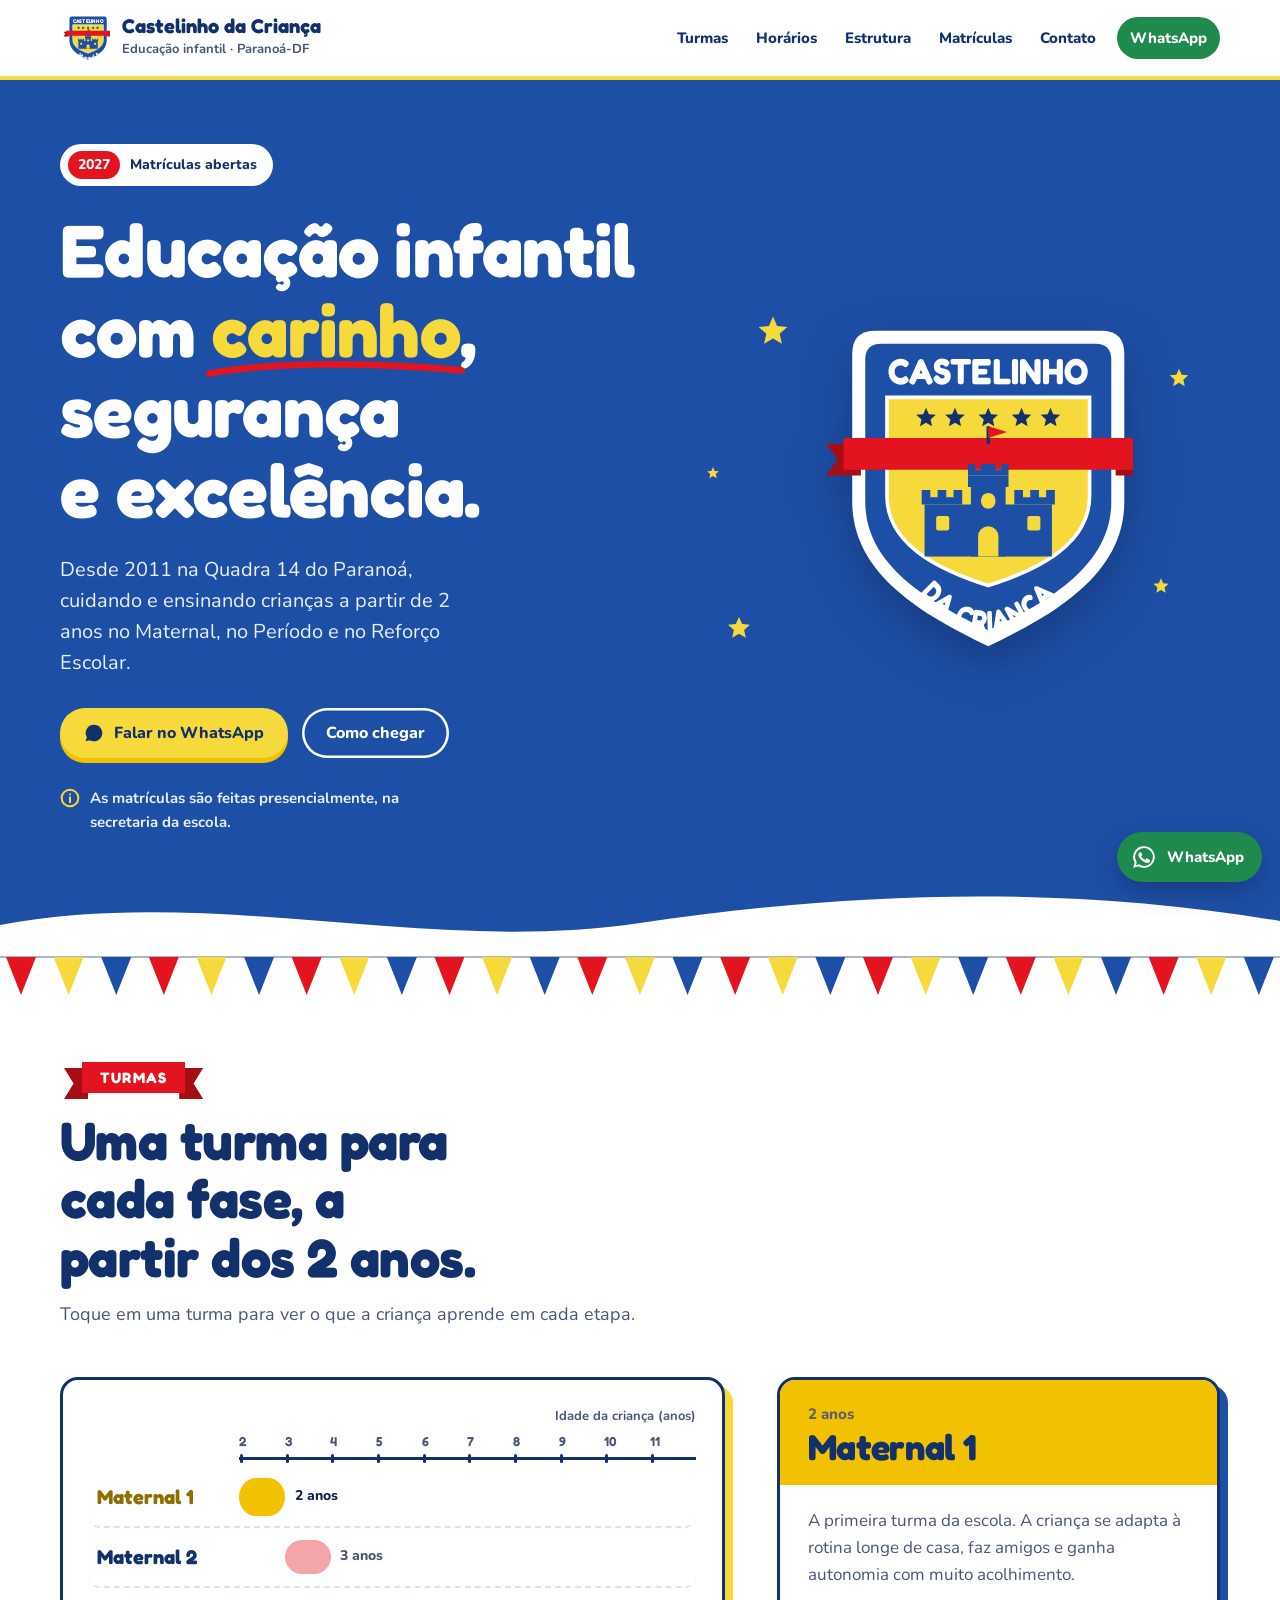
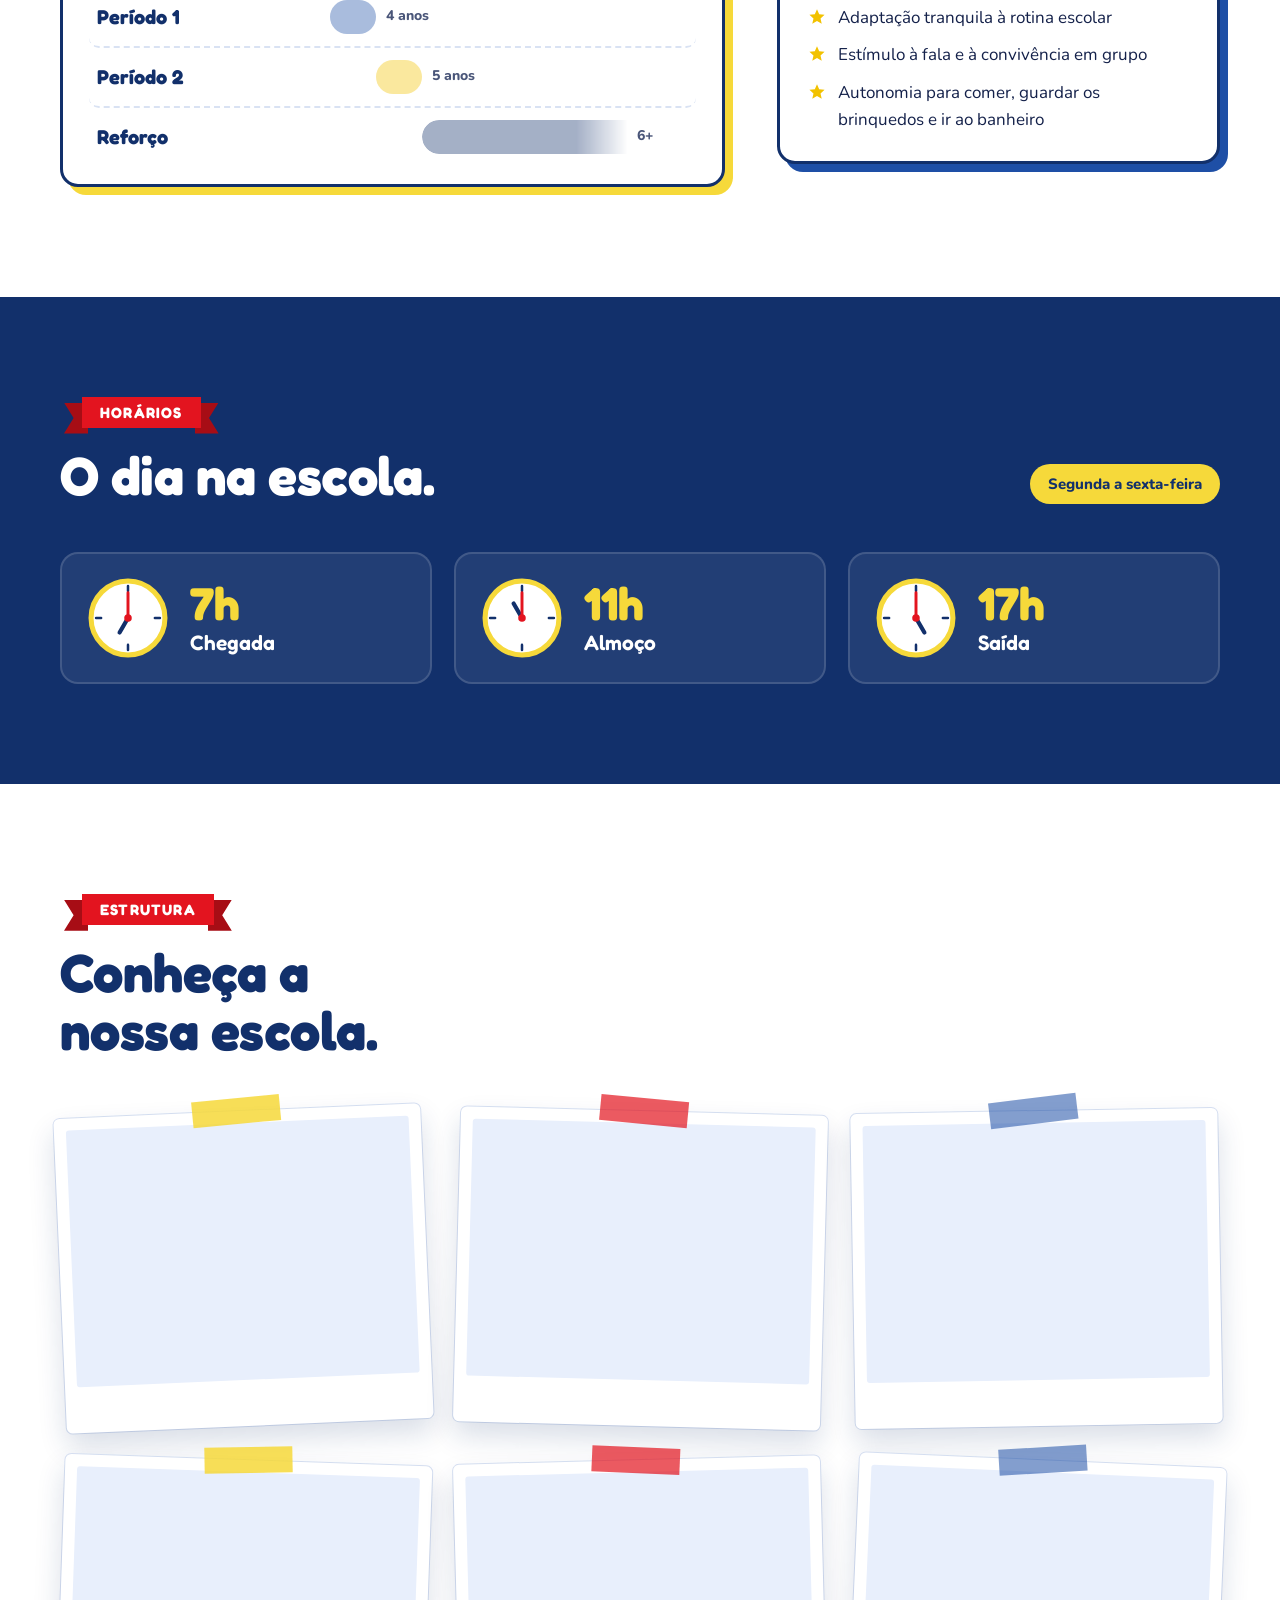
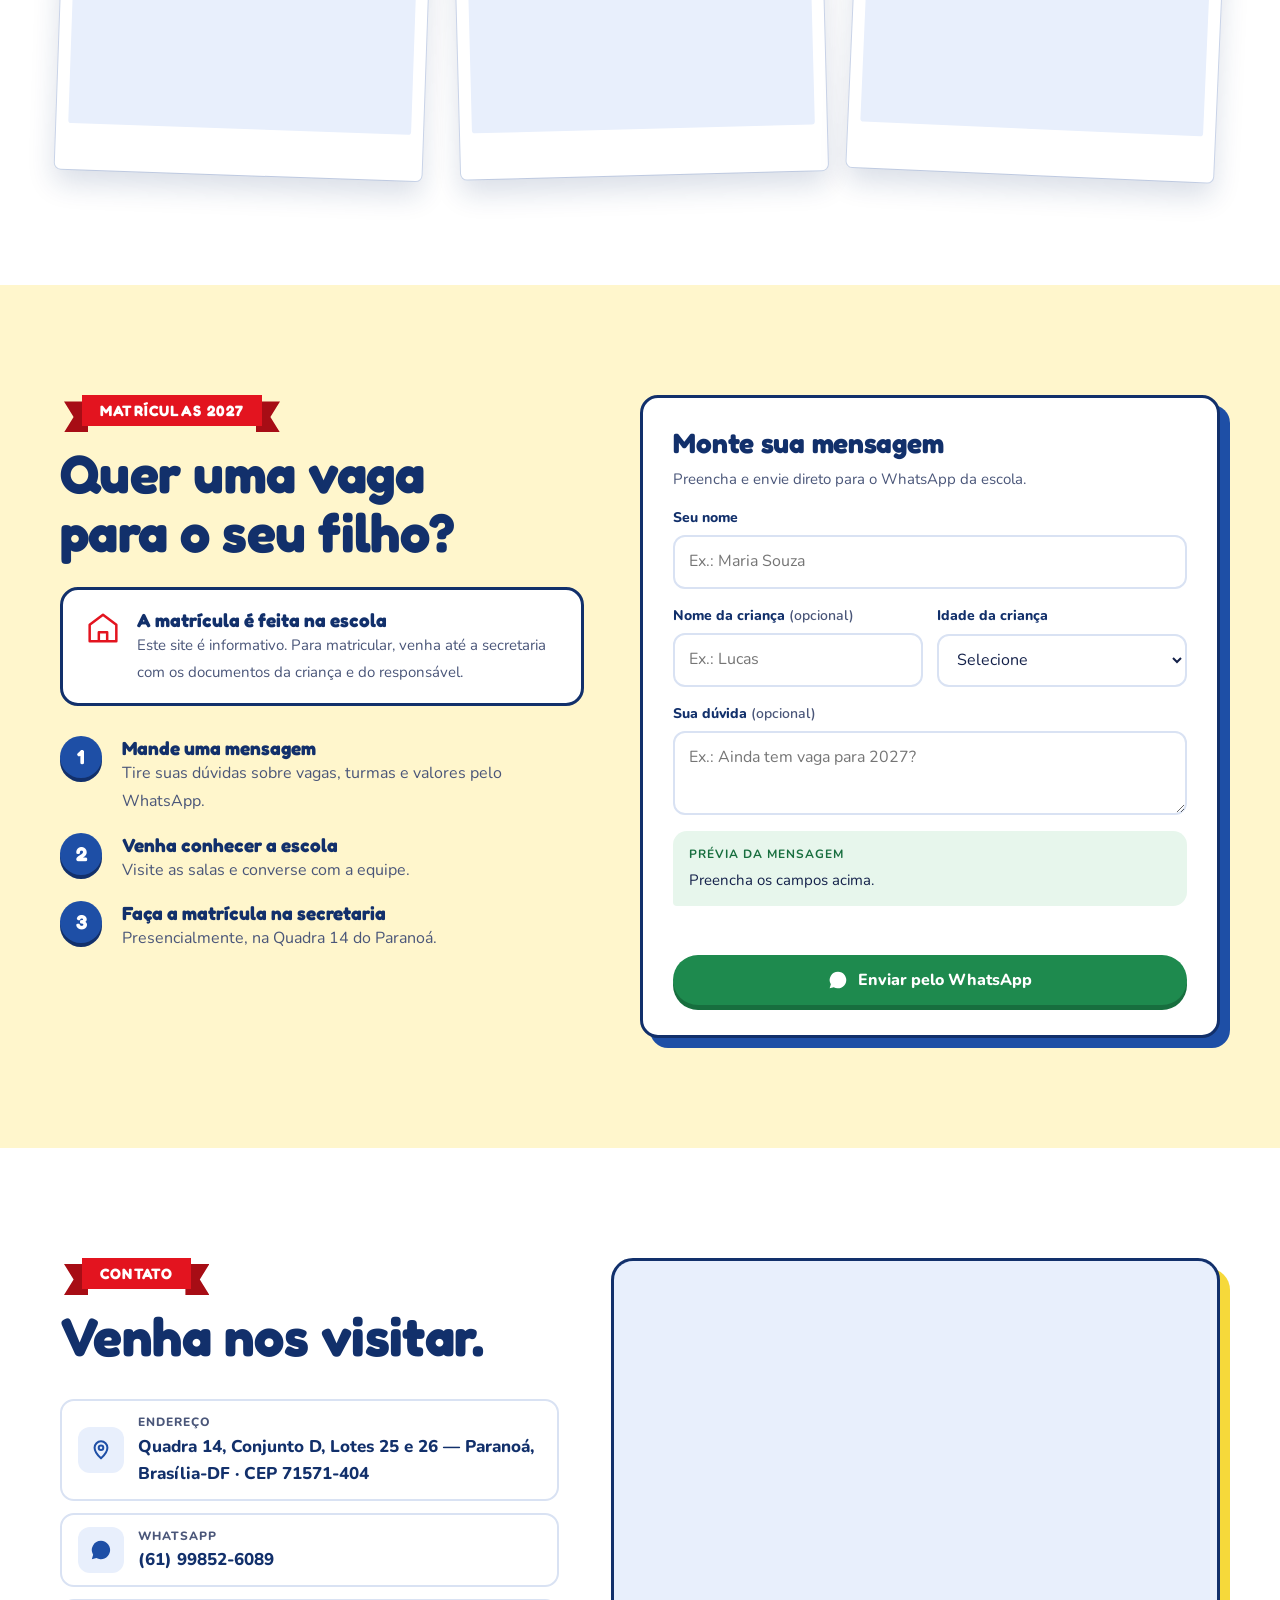
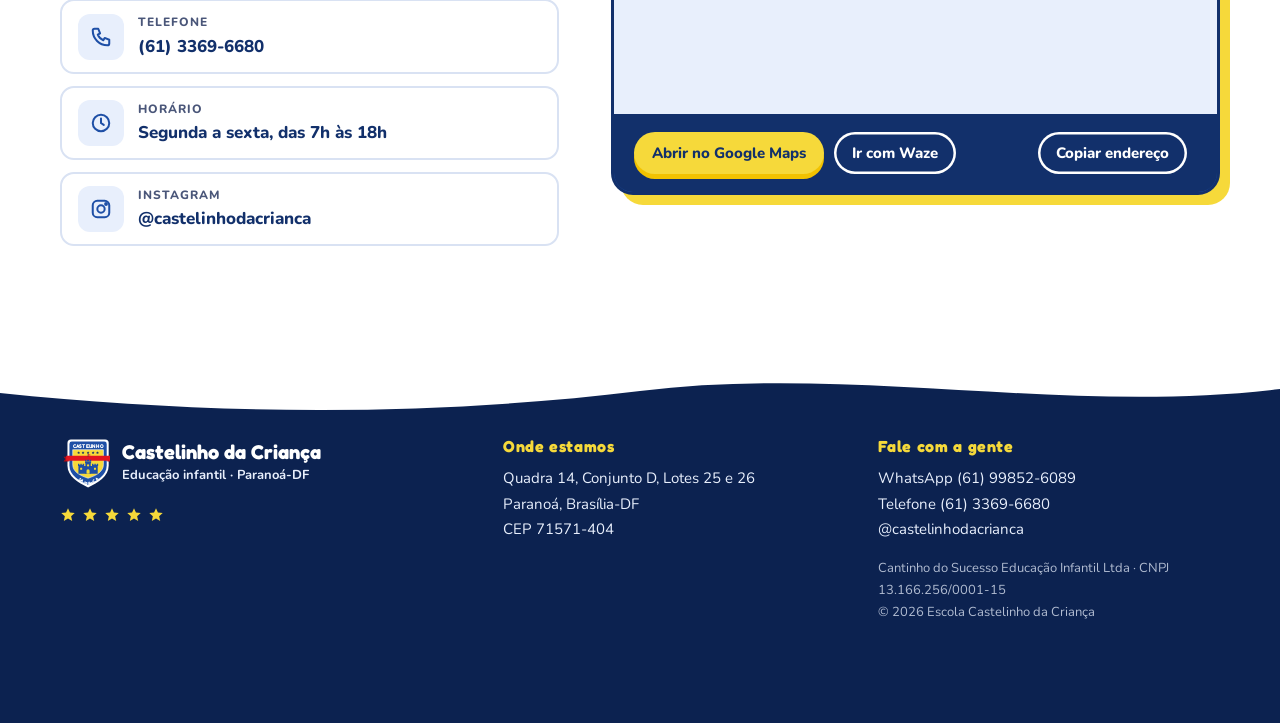
<file: referencia/prototipo.html>
<!doctype html>
<html lang="pt-BR">
<head>
<meta charset="utf-8">
<meta name="viewport" content="width=device-width, initial-scale=1, viewport-fit=cover">
<meta name="description" content="Escola Castelinho da Criança: educação infantil no Paranoá-DF desde 2011. Maternal 1 e 2, Período 1 e 2 e Reforço Escolar. Matrículas 2027 abertas.">
<meta name="theme-color" content="#1E4FA6">
<meta property="og:title" content="Escola Castelinho da Criança">
<meta property="og:description" content="Educação infantil com carinho, segurança e excelência no Paranoá-DF.">
<meta property="og:type" content="website">
<meta property="og:locale" content="pt_BR">
<link rel="icon" type="image/svg+xml" href="favicon.svg">
<title>Escola Castelinho da Criança</title>
<link rel="preconnect" href="https://fonts.googleapis.com">
<link rel="preconnect" href="https://fonts.gstatic.com" crossorigin>
<link href="https://fonts.googleapis.com/css2?family=Fredoka:wght@500;600;700&family=Nunito:wght@400;600;700;800&display=swap" rel="stylesheet">
<style>
:root{
  /* Layout: escola de bairro — brasão no topo, bandeirinhas, régua de idades, relógios do dia, mural de fotos, faixa vermelha nos títulos */
  --azul:#1E4FA6;
  --azul-escuro:#12306B;
  --azul-noite:#0C2250;
  --azul-claro:#E8EFFC;
  --amarelo:#F6D93A;
  --amarelo-forte:#F2C200;
  --amarelo-claro:#FFF6CC;
  --vermelho:#E3141F;
  --vermelho-escuro:#A70D15;
  --branco:#FFFFFF;
  --tinta:#14214A;
  --tinta-suave:#4A5679;
  --linha:#D9E2F3;
  --zap:#1E8A4E;
  --zap-escuro:#176E3E;
  --sombra:rgba(18,48,107,.16);
  --fonte-titulo:"Fredoka","Nunito",system-ui,sans-serif;
  --fonte-texto:"Nunito",system-ui,sans-serif;
  --raio:18px;
  --ease:cubic-bezier(.22,.8,.3,1);
  --mola:cubic-bezier(.34,1.56,.5,1);
  color-scheme:light;
}
*{box-sizing:border-box;margin:0;padding:0}
[hidden]{display:none!important}
html{scroll-behavior:smooth}
body{
  background:var(--branco);color:var(--tinta);
  font-family:var(--fonte-texto);font-size:17px;line-height:1.6;
  -webkit-font-smoothing:antialiased;overflow-x:hidden;
}
h1,h2,h3{font-family:var(--fonte-titulo);line-height:1.08;letter-spacing:-.01em;text-wrap:balance}
a{color:inherit}
.wrap{width:min(1160px,100% - 32px);margin-inline:auto}
:focus-visible{outline:3px solid var(--vermelho);outline-offset:3px;border-radius:8px}
section{scroll-margin-top:84px}

/* ---------- botões ---------- */
.btn{
  display:inline-flex;align-items:center;justify-content:center;gap:10px;
  font:800 16px var(--fonte-texto);text-decoration:none;cursor:pointer;
  border:0;border-radius:999px;padding:14px 24px;
  transition:transform .25s var(--mola),background .2s,box-shadow .2s,color .2s;
}
.btn svg{width:20px;height:20px;flex:none}
.btn:hover{transform:translateY(-3px)}
.btn:active{transform:scale(.96)}
.btn-amarelo{background:var(--amarelo);color:var(--azul-escuro);box-shadow:0 5px 0 var(--amarelo-forte)}
.btn-amarelo:hover{box-shadow:0 8px 0 var(--amarelo-forte)}
.btn-zap{background:var(--zap);color:var(--branco);box-shadow:0 5px 0 var(--zap-escuro)}
.btn-zap:hover{box-shadow:0 8px 0 var(--zap-escuro)}
.btn-contorno{background:transparent;color:var(--branco);box-shadow:inset 0 0 0 2.5px var(--branco)}
.btn-contorno:hover{background:var(--branco);color:var(--azul)}
.btn-azul{background:var(--azul);color:var(--branco);box-shadow:0 5px 0 var(--azul-escuro)}
.btn-azul:hover{box-shadow:0 8px 0 var(--azul-escuro)}

/* ---------- faixa vermelha (rótulo de seção, igual ao brasão) ---------- */
.faixa{
  position:relative;display:inline-block;margin:0 22px 18px;
  background:var(--vermelho);color:var(--branco);
  font:700 15px var(--fonte-titulo);letter-spacing:.08em;text-transform:uppercase;
  padding:6px 18px;
}
.faixa::before,.faixa::after{
  content:"";position:absolute;top:6px;width:24px;height:100%;background:var(--vermelho-escuro);z-index:-1;
}
.faixa::before{left:-18px;clip-path:polygon(0 0,100% 0,100% 100%,0 100%,40% 50%)}
.faixa::after{right:-18px;clip-path:polygon(0 0,100% 0,60% 50%,100% 100%,0 100%)}
.faixa-wrap{position:relative;z-index:0;display:inline-block}

.titulo-secao{font-size:clamp(34px,4.6vw,54px);font-weight:700;color:var(--azul-escuro);max-width:18ch}
.intro{font-size:18px;color:var(--tinta-suave);max-width:54ch;margin-top:14px}

/* ---------- topo ---------- */
.topo{
  position:sticky;top:env(safe-area-inset-top,0px);z-index:50;
  background:var(--branco);border-bottom:4px solid var(--amarelo);
  transition:box-shadow .3s;
}
.topo.rolou{box-shadow:0 6px 20px var(--sombra)}
.topo .wrap{display:flex;align-items:center;justify-content:space-between;height:76px;gap:16px}
.marca{display:flex;align-items:center;gap:12px;text-decoration:none;color:var(--azul-escuro)}
.marca svg{width:50px;height:55px;flex:none;transition:transform .4s var(--mola)}
.marca:hover svg{transform:rotate(-8deg) scale(1.08)}
.marca b{display:block;font:700 20px/1 var(--fonte-titulo)}
.marca small{display:block;font-size:13px;color:var(--tinta-suave);font-weight:700;margin-top:3px}
.menu{display:flex;gap:2px;list-style:none;align-items:center}
.menu a{
  display:block;text-decoration:none;font-weight:800;font-size:15px;color:var(--azul-escuro);
  padding:9px 13px;border-radius:999px;transition:background .2s,color .2s;
}
.menu a:hover{background:var(--azul-claro)}
.menu a.ativo{background:var(--azul);color:var(--branco)}
.menu .menu-zap{background:var(--zap);color:var(--branco);margin-left:6px}
.menu .menu-zap:hover{background:var(--zap-escuro)}
.menu-btn{display:none;background:none;border:0;cursor:pointer;padding:10px;border-radius:12px}
.menu-btn i{display:block;width:26px;height:3px;border-radius:3px;background:var(--azul-escuro);margin:5px 0;transition:transform .25s var(--ease),opacity .2s}
.menu-aberto .menu-btn i:nth-child(1){transform:translateY(8px) rotate(45deg)}
.menu-aberto .menu-btn i:nth-child(2){opacity:0}
.menu-aberto .menu-btn i:nth-child(3){transform:translateY(-8px) rotate(-45deg)}

/* ---------- hero ---------- */
.hero{position:relative;background:var(--azul);color:var(--branco);padding:64px 0 120px;overflow:hidden}
.hero .wrap{position:relative;z-index:1;display:grid;grid-template-columns:1.1fr .9fr;gap:40px;align-items:center}
.selo{
  display:inline-flex;align-items:center;gap:10px;flex-wrap:wrap;
  background:var(--branco);color:var(--azul-escuro);border-radius:999px;
  padding:7px 16px 7px 8px;font-weight:800;font-size:14px;margin-bottom:24px;
  animation:entra .6s var(--ease) both;
}
.selo b{background:var(--vermelho);color:var(--branco);border-radius:999px;padding:3px 10px;font-weight:800}
.hero h1{font-size:clamp(40px,5.8vw,74px);font-weight:700;animation:entra .7s .08s var(--ease) both}
.hero h1 .destaque{color:var(--amarelo);position:relative;display:inline-block}
.hero h1 .destaque svg{position:absolute;left:-2%;bottom:-.14em;width:104%;height:.3em;overflow:visible}
.hero h1 .destaque path{fill:none;stroke:var(--vermelho);stroke-width:6;stroke-linecap:round;stroke-dasharray:420;stroke-dashoffset:420;animation:risca .9s .7s var(--ease) forwards}
@keyframes risca{to{stroke-dashoffset:0}}
.hero .lead{font-size:20px;line-height:1.55;max-width:36ch;margin:24px 0 30px;color:var(--azul-claro);animation:entra .7s .16s var(--ease) both}
.hero .acoes{display:flex;flex-wrap:wrap;gap:14px;animation:entra .7s .24s var(--ease) both}
.hero .aviso-info{
  margin-top:28px;display:flex;gap:10px;align-items:flex-start;font-size:15px;font-weight:700;color:var(--azul-claro);max-width:44ch;
  animation:entra .7s .32s var(--ease) both;
}
.hero .aviso-info svg{width:20px;height:20px;flex:none;margin-top:2px;color:var(--amarelo)}
@keyframes entra{from{opacity:0;transform:translateY(18px)}to{opacity:1;transform:none}}

.brasao-hero{position:relative;display:grid;place-items:center;min-height:380px}
.brasao-hero .brasao{width:min(330px,72vw);height:auto;filter:drop-shadow(0 18px 24px rgba(8,24,60,.35));animation:pousa .9s .2s var(--mola) both;transition:transform .5s var(--mola)}
.brasao-hero:hover .brasao{transform:rotate(-3deg) scale(1.03)}
@keyframes pousa{from{opacity:0;transform:translateY(40px) scale(.85) rotate(6deg)}to{opacity:1;transform:none}}
.estrela-solta{position:absolute;color:var(--amarelo);animation:pisca 2.6s ease-in-out 3 both}
.estrela-solta svg{width:100%;height:100%;display:block}
.brasao-hero:hover .estrela-solta{animation:pisca 1.2s ease-in-out 2}
@keyframes pisca{0%,100%{transform:scale(1) rotate(0)}50%{transform:scale(.6) rotate(25deg);opacity:.55}}
.e1{width:34px;height:34px;top:4%;left:8%;animation-delay:.4s}
.e2{width:22px;height:22px;top:18%;right:6%;animation-delay:.9s}
.e3{width:26px;height:26px;bottom:10%;left:2%;animation-delay:1.3s}
.e4{width:18px;height:18px;bottom:22%;right:10%;animation-delay:.2s}
.e5{width:14px;height:14px;top:44%;left:-2%;animation-delay:1.7s}

.onda{position:absolute;left:0;right:0;bottom:-1px;width:100%;height:70px;display:block}
.onda path{fill:var(--branco)}

/* ---------- bandeirinhas ---------- */
.bandeirinhas{position:relative;height:58px;margin-top:-6px;overflow:hidden}
.bandeirinhas .fio{position:absolute;left:0;right:0;top:8px;height:2px;background:var(--azul-escuro);opacity:.35}
.bandeirinhas .flags{position:absolute;left:0;right:0;top:9px;display:flex;justify-content:space-between;padding:0 6px}
.flag{
  width:30px;height:38px;transform-origin:50% 0;
  clip-path:polygon(0 0,100% 0,50% 100%);
  animation:balanca 3.2s ease-in-out infinite alternate;
}
.flag:nth-child(3n+1){background:var(--vermelho)}
.flag:nth-child(3n+2){background:var(--amarelo)}
.flag:nth-child(3n){background:var(--azul)}
@keyframes balanca{from{transform:rotate(-5deg)}to{transform:rotate(5deg)}}

/* ---------- turmas ---------- */
.turmas{padding:56px 0 110px}
.turmas-grid{display:grid;grid-template-columns:1.2fr .8fr;gap:52px;margin-top:48px;align-items:start}
.regua{position:relative;background:var(--branco);border:3px solid var(--azul-escuro);border-radius:var(--raio);padding:26px 26px 18px;box-shadow:8px 8px 0 var(--amarelo)}
.escala{display:grid;grid-template-columns:repeat(10,1fr);margin-left:150px;border-bottom:3px solid var(--azul-escuro);padding-bottom:8px;margin-bottom:8px}
.escala span{position:relative;font:600 13px var(--fonte-titulo);color:var(--tinta-suave)}
.escala span::after{content:"";position:absolute;left:1px;bottom:-14px;width:3px;height:9px;border-radius:2px;background:var(--azul-escuro)}
.escala-legenda{font-size:13px;font-weight:700;color:var(--tinta-suave);text-align:right;margin-bottom:6px}
.linha-turma{
  --cor:var(--azul);
  display:grid;grid-template-columns:150px 1fr;align-items:center;
  width:100%;background:none;border:0;text-align:left;cursor:pointer;
  padding:12px 0;border-bottom:2px dashed var(--linha);font:inherit;color:inherit;
  border-radius:10px;transition:background .2s;
}
.linha-turma:last-of-type{border-bottom:0}
.linha-turma:hover{background:var(--azul-claro)}
.linha-turma .nome{font:700 20px var(--fonte-titulo);color:var(--azul-escuro);padding-left:8px;transition:transform .25s var(--mola),color .2s}
.linha-turma:hover .nome{transform:translateX(5px)}
.trilha{display:flex;align-items:center;gap:10px;height:34px}
.barra{
  height:100%;border-radius:999px;background:var(--cor);opacity:.38;flex:none;
  transform-origin:left;transition:opacity .25s,transform .35s var(--mola);
}
.trilha .txt{font-weight:800;font-size:14px;color:var(--tinta-suave);white-space:nowrap;transition:color .2s}
.barra.aberta{border-radius:999px 0 0 999px;-webkit-mask-image:linear-gradient(90deg,#000 75%,transparent);mask-image:linear-gradient(90deg,#000 75%,transparent)}
.linha-turma:hover .barra{opacity:.7}
.linha-turma[aria-selected="true"] .barra{opacity:1;transform:scaleY(1.12)}
.linha-turma[aria-selected="true"] .nome{color:var(--cor)}
.t-amarelo[aria-selected="true"] .nome{color:#8F6E00}
.linha-turma[aria-selected="true"] .txt{color:var(--tinta)}
.regua.entrou .barra{animation:cresce .8s var(--mola) both}
.regua.entrou .linha-turma:nth-of-type(2) .barra{animation-delay:.08s}
.regua.entrou .linha-turma:nth-of-type(3) .barra{animation-delay:.16s}
.regua.entrou .linha-turma:nth-of-type(4) .barra{animation-delay:.24s}
.regua.entrou .linha-turma:nth-of-type(5) .barra{animation-delay:.32s}
@keyframes cresce{from{transform:scaleX(0)}}
.t-amarelo{--cor:var(--amarelo-forte)}
.t-vermelho{--cor:var(--vermelho)}
.t-azul{--cor:var(--azul)}
.t-azul-escuro{--cor:var(--azul-escuro)}

.detalhe{
  position:sticky;top:104px;background:var(--branco);border-radius:var(--raio);overflow:hidden;
  border:3px solid var(--azul-escuro);box-shadow:8px 8px 0 var(--azul);
}
.detalhe .cabeca{background:var(--cor,var(--azul));color:var(--branco);padding:22px 28px 18px;transition:background .3s}
.detalhe .cabeca.claro{color:var(--azul-escuro)}
.detalhe .idade{font-weight:800;font-size:15px;opacity:.9}
.detalhe h3{font-size:36px;font-weight:700;margin-top:2px}
.detalhe .corpo{padding:22px 28px 28px}
.detalhe p{color:var(--tinta-suave)}
.detalhe ul{list-style:none;margin-top:16px;display:grid;gap:10px}
.detalhe li{display:grid;grid-template-columns:20px 1fr;gap:10px;align-items:start}
.detalhe li svg{width:18px;height:18px;margin-top:4px;color:var(--amarelo-forte)}
.detalhe .conteudo{transition:opacity .2s,transform .3s var(--ease)}
.detalhe .conteudo.trocando{opacity:0;transform:translateY(10px)}

/* ---------- horários ---------- */
.horarios{background:var(--azul-escuro);color:var(--branco);padding:100px 0;position:relative}
.horarios .titulo-secao{color:var(--branco)}
.horarios .intro{color:var(--azul-claro)}
.horarios .topo-sec{display:flex;justify-content:space-between;align-items:end;gap:24px;flex-wrap:wrap}
.dias{display:inline-flex;align-items:center;gap:8px;background:var(--amarelo);color:var(--azul-escuro);font-weight:800;border-radius:999px;padding:8px 18px;font-size:15px}
.relogios{list-style:none;display:grid;grid-template-columns:repeat(3,1fr);gap:22px;margin-top:48px}
.relogios li{
  display:flex;align-items:center;gap:20px;background:rgba(255,255,255,.07);
  border:2px solid rgba(255,255,255,.14);border-radius:var(--raio);padding:22px 24px;
  transition:transform .3s var(--mola),background .2s;
}
.relogios li:hover{transform:translateY(-6px) rotate(-1deg);background:rgba(255,255,255,.12)}
.relogio{width:84px;height:84px;flex:none}
.relogio .aro{fill:var(--branco);stroke:var(--amarelo);stroke-width:6}
.relogio .marca-h{stroke:var(--azul-escuro);stroke-width:3;stroke-linecap:round}
.relogio .ponteiro{stroke:var(--azul-escuro);stroke-linecap:round;transform-origin:50px 50px;transition:transform 1.4s var(--mola)}
.relogio .ponteiro.h{stroke-width:5}
.relogio .ponteiro.m{stroke-width:3.5;stroke:var(--vermelho)}
.relogio .miolo{fill:var(--vermelho)}
.relogios .hora{font:700 46px/1 var(--fonte-titulo);color:var(--amarelo)}
.relogios .evento{font:600 21px var(--fonte-titulo);margin-top:4px}

/* ---------- estrutura (fotos) ---------- */
.estrutura{padding:110px 0}
.mural{display:grid;grid-template-columns:repeat(3,1fr);gap:34px 30px;margin-top:52px}
.polaroid{
  position:relative;background:var(--branco);padding:12px 12px 46px;border-radius:6px;
  box-shadow:0 14px 28px var(--sombra),0 0 0 1px var(--linha);
  transition:transform .45s var(--mola),box-shadow .3s;
}
.polaroid .foto{aspect-ratio:4/3;max-width:100%;border-radius:3px;background:var(--azul-claro)}
.polaroid::before{
  content:"";position:absolute;top:-13px;left:50%;width:88px;height:26px;margin-left:-44px;
  background:var(--amarelo);opacity:.85;transform:rotate(-3deg);
}
.polaroid:nth-child(3n+2)::before{background:var(--vermelho);opacity:.7;transform:rotate(4deg)}
.polaroid:nth-child(3n)::before{background:var(--azul);opacity:.55;transform:rotate(-6deg)}
.polaroid:nth-child(1){transform:rotate(-2.5deg)}
.polaroid:nth-child(2){transform:rotate(1.5deg)}
.polaroid:nth-child(3){transform:rotate(-1deg)}
.polaroid:nth-child(4){transform:rotate(2deg)}
.polaroid:nth-child(5){transform:rotate(-1.5deg)}
.polaroid:nth-child(6){transform:rotate(2.5deg)}
.polaroid:hover{transform:rotate(0) translateY(-8px) scale(1.03);box-shadow:0 22px 36px var(--sombra),0 0 0 1px var(--linha);z-index:2}

/* ---------- matrícula ---------- */
.matricula{background:var(--amarelo-claro);padding:110px 0;position:relative}
.matricula .wrap{display:grid;grid-template-columns:.95fr 1.05fr;gap:56px;align-items:start}
.presencial{
  margin-top:26px;display:flex;gap:14px;align-items:flex-start;
  background:var(--branco);border:3px solid var(--azul-escuro);border-radius:var(--raio);padding:18px 20px;
}
.presencial svg{width:40px;height:40px;flex:none;color:var(--vermelho)}
.presencial b{display:block;font:700 19px var(--fonte-titulo);color:var(--azul-escuro)}
.presencial span{font-size:15px;color:var(--tinta-suave)}
.passos{list-style:none;margin-top:30px;counter-reset:p;display:grid;gap:18px}
.passos li{counter-increment:p;display:grid;grid-template-columns:48px 1fr;gap:14px;align-items:start}
.passos li::before{
  content:counter(p);width:42px;height:42px;border-radius:50%;
  display:grid;place-items:center;font:700 20px var(--fonte-titulo);
  background:var(--azul);color:var(--branco);box-shadow:0 4px 0 var(--azul-escuro);
}
.passos b{display:block;font:700 19px var(--fonte-titulo);color:var(--azul-escuro)}
.passos span{color:var(--tinta-suave);font-size:16px}
.ficha{
  background:var(--branco);border-radius:var(--raio);padding:30px;display:grid;gap:16px;
  border:3px solid var(--azul-escuro);box-shadow:10px 10px 0 var(--azul);
}
.ficha h3{font-size:28px;font-weight:700;color:var(--azul-escuro)}
.ficha .sub{font-size:15px;color:var(--tinta-suave);margin-top:-8px}
.campo{display:grid;gap:6px;min-width:0}
.campo label{font-weight:800;font-size:14px;color:var(--azul-escuro)}
.campo label span{font-weight:600;color:var(--tinta-suave)}
.campo input,.campo select,.campo textarea{
  font:inherit;font-size:16px;color:var(--tinta);background:var(--branco);width:100%;
  border:2.5px solid var(--linha);border-radius:12px;padding:12px 14px;
  transition:border-color .2s,box-shadow .2s;
}
.campo textarea{resize:vertical;min-height:84px}
.campo input:focus,.campo select:focus,.campo textarea:focus{outline:none;border-color:var(--azul);box-shadow:0 0 0 4px var(--azul-claro)}
.campo.erro input,.campo.erro select{border-color:var(--vermelho);animation:treme .3s}
@keyframes treme{25%{transform:translateX(-5px)}75%{transform:translateX(5px)}}
.duas{display:grid;grid-template-columns:1fr 1fr;gap:14px}
.previa{
  position:relative;background:#E7F6EC;border-radius:14px 14px 14px 4px;padding:14px 16px;
  font-size:15px;color:var(--tinta);white-space:pre-line;min-height:64px;transition:transform .2s var(--mola);
}
.previa b{display:block;color:var(--zap-escuro);font-size:12px;letter-spacing:.08em;text-transform:uppercase;margin-bottom:4px}
.previa.pulo{transform:scale(1.015)}
.aviso-form{font-size:14px;font-weight:800;color:var(--vermelho);min-height:1.2em}

/* ---------- contato ---------- */
.contato{padding:110px 0 120px}
.contato .wrap{display:grid;grid-template-columns:.9fr 1.1fr;gap:52px;align-items:start}
.lista-contato{list-style:none;margin-top:34px;display:grid;gap:12px}
.lista-contato li{
  display:grid;grid-template-columns:46px 1fr;gap:14px;align-items:center;
  background:var(--branco);border:2px solid var(--linha);border-radius:14px;padding:12px 16px;
  transition:border-color .2s,transform .25s var(--mola);
}
.lista-contato li:hover{border-color:var(--azul);transform:translateX(4px)}
.lista-contato .ic{width:46px;height:46px;border-radius:12px;display:grid;place-items:center;background:var(--azul-claro);color:var(--azul)}
.lista-contato .ic svg{width:22px;height:22px}
.lista-contato small{display:block;font-size:12px;font-weight:800;letter-spacing:.08em;text-transform:uppercase;color:var(--tinta-suave)}
.lista-contato a,.lista-contato strong{font-weight:800;color:var(--azul-escuro);text-decoration:none;font-size:17px;overflow-wrap:anywhere}
.lista-contato a:hover{color:var(--azul);text-decoration:underline;text-underline-offset:3px}

.como-chegar{
  position:relative;border-radius:22px;overflow:hidden;background:var(--azul);color:var(--branco);
  border:3px solid var(--azul-escuro);box-shadow:10px 10px 0 var(--amarelo);
}
.mapa-real{position:relative;aspect-ratio:4/3;max-width:100%;background:var(--azul-claro)}
.mapa-real iframe{position:absolute;inset:0;width:100%;height:100%;border:0}
.cartao-mapa{position:relative;aspect-ratio:4/3;max-width:100%;overflow:hidden;background:var(--azul)}
.cartao-mapa svg.ruas{position:absolute;inset:0;width:100%;height:100%}
.ruas .quadra{fill:#2A5CB5}
.ruas .rua{stroke:#4D7DD0;stroke-width:12;fill:none;stroke-linecap:round}
.ruas .rua-fina{stroke:#4D7DD0;stroke-width:5;fill:none}
.ruas .rota{fill:none;stroke:var(--amarelo);stroke-width:5;stroke-linecap:round;stroke-dasharray:10 12;animation:anda 1.2s linear infinite}
@keyframes anda{to{stroke-dashoffset:-22}}
.pino-escola{
  position:absolute;left:62%;top:44%;width:92px;transform:translate(-50%,-100%);
  filter:drop-shadow(0 10px 10px rgba(8,24,60,.4));animation:quica 1.6s var(--ease) 3;
}
.pino-escola svg{width:100%;height:auto;display:block}
.pino-escola::after{
  content:"";position:absolute;left:50%;bottom:-10px;width:40px;height:12px;margin-left:-20px;border-radius:50%;
  background:rgba(8,24,60,.35);
}
@keyframes quica{0%,100%{transform:translate(-50%,-100%)}40%{transform:translate(-50%,calc(-100% - 18px))}}
.cartao-mapa .etiqueta-local{
  position:absolute;left:16px;top:16px;background:var(--branco);color:var(--azul-escuro);
  border-radius:12px;padding:10px 14px;font-weight:800;font-size:14px;line-height:1.3;
  box-shadow:0 6px 16px rgba(8,24,60,.25);
}
.cartao-mapa .etiqueta-local span{display:block;font-weight:600;color:var(--tinta-suave);font-size:13px}
.acoes-mapa{display:flex;flex-wrap:wrap;gap:10px;padding:18px 20px;background:var(--azul-escuro)}
.acoes-mapa .btn{padding:11px 18px;font-size:15px}
.acoes-mapa .copiar{margin-left:auto}
.copiado{color:var(--amarelo);font-weight:800;font-size:14px;align-self:center}

/* ---------- rodapé ---------- */
footer{background:var(--azul-noite);color:var(--azul-claro);position:relative;padding:70px 0 100px;font-size:15px}
footer .onda-topo{position:absolute;left:0;right:0;top:-1px;width:100%;height:50px;transform:rotate(180deg)}
footer .onda-topo path{fill:var(--branco)}
footer .wrap{display:grid;grid-template-columns:1.2fr 1fr 1fr;gap:32px;align-items:start}
footer .marca{color:var(--branco)}
footer .marca small{color:var(--azul-claro)}
footer h4{font:700 16px var(--fonte-titulo);color:var(--amarelo);margin-bottom:10px;letter-spacing:.04em}
footer p{line-height:1.7}
footer a{text-decoration:none}
footer a:hover{text-decoration:underline}
.estrelas-rodape{display:flex;gap:6px;margin-top:16px;color:var(--amarelo)}
.estrelas-rodape svg{width:16px;height:16px}

/* ---------- whatsapp flutuante ---------- */
.zap-flutuante{
  position:fixed;right:18px;bottom:calc(18px + env(safe-area-inset-bottom,0px));z-index:60;
  display:flex;align-items:center;gap:10px;text-decoration:none;
  background:var(--zap);color:var(--branco);border-radius:999px;padding:12px 18px 12px 14px;
  font-weight:800;font-size:15px;box-shadow:0 10px 24px rgba(8,24,60,.3);
  transition:transform .3s var(--mola);
}
.zap-flutuante:hover{transform:scale(1.06) rotate(-2deg)}
.zap-flutuante svg{width:26px;height:26px}

/* ---------- entrada ao rolar ---------- */
.revela{transition:opacity .6s var(--ease),transform .7s var(--mola)}
.revela.pre{opacity:0;transform:translateY(28px)}
.revela[data-atraso="1"]{transition-delay:.08s}
.revela[data-atraso="2"]{transition-delay:.16s}
.revela[data-atraso="3"]{transition-delay:.24s}

/* ---------- responsivo ---------- */
@media (max-width:980px){
  .hero .wrap,.turmas-grid,.matricula .wrap,.contato .wrap{grid-template-columns:1fr}
  .brasao-hero{min-height:300px;order:-1}
  .detalhe{position:static}
  .relogios{grid-template-columns:1fr}
  .mural{grid-template-columns:repeat(2,1fr)}
  footer .wrap{grid-template-columns:1fr 1fr}
  footer .wrap > div:first-child{grid-column:1/-1}
}
@media (max-width:860px){
  .menu{
    position:fixed;inset:80px 0 auto 0;flex-direction:column;align-items:stretch;gap:4px;
    background:var(--branco);padding:12px 16px 20px;border-bottom:4px solid var(--amarelo);
    transform:translateY(-12px);opacity:0;pointer-events:none;transition:opacity .25s,transform .3s var(--ease);
  }
  .menu-aberto .menu{transform:none;opacity:1;pointer-events:auto}
  .menu a{padding:13px 16px;font-size:18px}
  .menu .menu-zap{margin:6px 0 0;text-align:center}
  .menu-btn{display:block}
}
@media (max-width:600px){
  body{font-size:16px}
  .hero{padding:36px 0 96px}
  .hero .lead{font-size:18px}
  .brasao-hero{min-height:240px}
  .brasao-hero .brasao{width:min(230px,62vw)}
  .turmas,.estrutura,.matricula,.contato{padding-block:76px}
  .horarios{padding:76px 0}
  .regua{padding:18px 14px 12px;box-shadow:5px 5px 0 var(--amarelo)}
  .escala{margin-left:0}
  .linha-turma{grid-template-columns:1fr;gap:6px}
  .linha-turma .nome{font-size:18px}
  .duas{grid-template-columns:1fr}
  .ficha{padding:22px;box-shadow:6px 6px 0 var(--azul)}
  .detalhe .cabeca,.detalhe .corpo{padding-inline:20px}
  .mural{grid-template-columns:1fr 1fr;gap:22px 16px}
  .polaroid{padding:8px 8px 30px}
  .relogios li{padding:16px}
  .relogio{width:68px;height:68px}
  .relogios .hora{font-size:38px}
  footer .wrap{grid-template-columns:1fr}
  .acoes-mapa .copiar{margin-left:0}
  .zap-flutuante span{display:none}
  .zap-flutuante{padding:14px}
  .marca b{font-size:18px}
  .marca small{font-size:12px}
}
@media (prefers-reduced-motion:reduce){
  *,*::before,*::after{animation-duration:.01ms!important;animation-iteration-count:1!important;transition-duration:.01ms!important;scroll-behavior:auto!important}
  .revela.pre{opacity:1;transform:none}
}
</style>
</head>
<body>
<!-- Brasão da escola (vetor), reutilizado em todo o site -->
<svg width="0" height="0" style="position:absolute" aria-hidden="true">
  <defs>
    <symbol id="estrela" viewBox="0 0 24 24"><path fill="currentColor" d="M12 1.8l2.9 6.6 7.2.7-5.4 4.8 1.6 7.1L12 17.3 5.7 21l1.6-7.1L1.9 9.1l7.2-.7z"/></symbol>
    <path id="curva-baixo" d="M34 162 Q100 262 166 162"/>
    <symbol id="brasao" viewBox="-14 0 228 226">
      <!-- borda branca -->
      <path fill="#FFFFFF" d="M22 4 H178 Q194 4 194 20 V122 C194 172 146 200 100 222 C54 200 6 172 6 122 V20 Q6 4 22 4Z"/>
      <!-- faixa azul -->
      <path fill="#1E4FA6" d="M26 13 H174 Q185 13 185 24 V122 C185 166 142 191 100 211 C58 191 15 166 15 122 V24 Q15 13 26 13Z"/>
      <!-- campo amarelo -->
      <path fill="#F6D93A" stroke="#FFFFFF" stroke-width="2.5" d="M30 50 H170 V118 C170 150 138 168 100 180 C62 168 30 150 30 118Z"/>
      <!-- nome -->
      <text x="100" y="41" text-anchor="middle" fill="#FFFFFF" font-family="Fredoka, Nunito, sans-serif" font-weight="700" font-size="25" textLength="138" lengthAdjust="spacingAndGlyphs">CASTELINHO</text>
      <!-- estrelas -->
      <g fill="#12306B" color="#12306B">
        <use href="#estrela" x="49" y="56" width="16" height="16"/>
        <use href="#estrela" x="69" y="56" width="16" height="16"/>
        <use href="#estrela" x="92" y="56" width="16" height="16"/>
        <use href="#estrela" x="115" y="56" width="16" height="16"/>
        <use href="#estrela" x="135" y="56" width="16" height="16"/>
      </g>
      <!-- fita vermelha -->
      <path fill="#A70D15" d="M-12 82 H12 V104 H-12 L-4 93Z"/>
      <path fill="#A70D15" d="M212 82 H188 V104 H212 L204 93Z"/>
      <path fill="#E3141F" d="M0 78 H200 V100 H0Z"/>
      <!-- castelo -->
      <g fill="#1E4FA6">
        <path d="M100 82 V70" stroke="#12306B" stroke-width="2.4"/>
        <path fill="#E3141F" d="M100 70 L113 74 L100 78Z"/>
        <path d="M86 104 V96 h5 v4 h4 v-4 h10 v4 h4 v-4 h5 v8Z"/>
        <path d="M86 104 H114 V112 H86Z"/>
        <path d="M54 124 v-10 h6 v5 h5 v-5 h6 v5 h5 v-5 h6 v10Z"/>
        <path d="M118 124 v-10 h6 v5 h5 v-5 h6 v5 h5 v-5 h6 v10Z"/>
        <path d="M56 124 H144 V160 H56Z"/>
        <path d="M88 108 H112 V160 H88Z"/>
      </g>
      <path fill="#F6D93A" d="M93 160 V146 a7 7 0 0 1 14 0 V160Z"/>
      <rect fill="#F6D93A" x="95" y="116" width="10" height="11" rx="5"/>
      <rect fill="#F6D93A" x="64" y="132" width="9" height="10" rx="1.5"/>
      <rect fill="#F6D93A" x="127" y="132" width="9" height="10" rx="1.5"/>
      <!-- da criança -->
      <text fill="#FFFFFF" font-family="Fredoka, Nunito, sans-serif" font-weight="700" font-size="21" letter-spacing="1.5">
        <textPath href="#curva-baixo" startOffset="50%" text-anchor="middle" textLength="112" lengthAdjust="spacingAndGlyphs">DA CRIANÇA</textPath>
      </text>
    </symbol>
  </defs>
</svg>

<!-- ================= TOPO ================= -->
<header class="topo" id="topo">
  <div class="wrap">
    <a href="#inicio" class="marca" aria-label="Escola Castelinho da Criança, voltar ao início">
      <svg viewBox="-14 0 228 226" role="img" aria-hidden="true"><use href="#brasao"/></svg>
      <span><b>Castelinho da Criança</b><small>Educação infantil · Paranoá-DF</small></span>
    </a>
    <button class="menu-btn" type="button" aria-label="Abrir menu" aria-expanded="false"><i></i><i></i><i></i></button>
    <ul class="menu">
      <li><a href="#turmas">Turmas</a></li>
      <li><a href="#horarios">Horários</a></li>
      <li><a href="#estrutura">Estrutura</a></li>
      <li><a href="#matricula">Matrículas</a></li>
      <li><a href="#contato">Contato</a></li>
      <li><a class="menu-zap js-zap" href="https://wa.me/5561998526089" target="_blank" rel="noopener">WhatsApp</a></li>
    </ul>
  </div>
</header>

<main>
<!-- ================= INÍCIO ================= -->
<section class="hero" id="inicio">
  <div class="wrap">
    <div>
      <span class="selo"><b>2027</b>Matrículas abertas</span>
      <h1>Educação infantil com <span style="white-space:nowrap"><span class="destaque">carinho<svg viewBox="0 0 200 20" preserveAspectRatio="none" aria-hidden="true"><path d="M3 14 C 50 3, 130 4, 197 11"/></svg></span>,</span> segurança e excelência.</h1>
      <p class="lead">Desde 2011 na Quadra 14 do Paranoá, cuidando e ensinando crianças a partir de 2 anos no Maternal, no Período e no Reforço Escolar.</p>
      <div class="acoes">
        <a class="btn btn-amarelo js-zap" href="https://wa.me/5561998526089" target="_blank" rel="noopener">
          <svg viewBox="0 0 24 24" fill="currentColor" aria-hidden="true"><path d="M12 2a10 10 0 0 0-8.6 15.1L2 22l5-1.3A10 10 0 1 0 12 2zm4.5 12.1c-.2-.1-1.5-.7-1.7-.8-.2-.1-.4-.1-.6.1l-.8 1c-.1.2-.3.2-.5.1a6.7 6.7 0 0 1-3.3-2.9c-.3-.4.2-.4.7-1.3.1-.2 0-.3 0-.4l-.8-1.8c-.2-.5-.4-.4-.6-.4h-.5a1 1 0 0 0-.7.3 3 3 0 0 0-.9 2.2 5.2 5.2 0 0 0 1.1 2.7 11.8 11.8 0 0 0 4.5 4c1.7.7 2.3.8 3.2.6a2.7 2.7 0 0 0 1.8-1.2 2.2 2.2 0 0 0 .2-1.2c-.1-.1-.3-.2-.6-.3z"/></svg>
          Falar no WhatsApp
        </a>
        <a class="btn btn-contorno" href="#contato">Como chegar</a>
      </div>
      <p class="aviso-info">
        <svg viewBox="0 0 24 24" fill="none" stroke="currentColor" stroke-width="2.4" stroke-linecap="round" aria-hidden="true"><circle cx="12" cy="12" r="10"/><path d="M12 11v6M12 7.5v.01"/></svg>
        As matrículas são feitas presencialmente, na secretaria da escola.
      </p>
    </div>
    <div class="brasao-hero">
      <span class="estrela-solta e1" aria-hidden="true"><svg viewBox="0 0 24 24"><use href="#estrela"/></svg></span>
      <span class="estrela-solta e2" aria-hidden="true"><svg viewBox="0 0 24 24"><use href="#estrela"/></svg></span>
      <span class="estrela-solta e3" aria-hidden="true"><svg viewBox="0 0 24 24"><use href="#estrela"/></svg></span>
      <span class="estrela-solta e4" aria-hidden="true"><svg viewBox="0 0 24 24"><use href="#estrela"/></svg></span>
      <span class="estrela-solta e5" aria-hidden="true"><svg viewBox="0 0 24 24"><use href="#estrela"/></svg></span>
      <svg class="brasao" viewBox="-14 0 228 226" role="img" aria-label="Brasão da Escola Castelinho da Criança"><use href="#brasao"/></svg>
    </div>
  </div>
  <svg class="onda" viewBox="0 0 1440 70" preserveAspectRatio="none" aria-hidden="true"><path d="M0 40 C 240 0, 480 70, 720 38 S 1200 0, 1440 36 V70 H0Z"/></svg>
</section>

<div class="bandeirinhas" aria-hidden="true"><div class="fio"></div><div class="flags" id="flags"></div></div>

<!-- ================= TURMAS ================= -->
<section class="turmas" id="turmas">
  <div class="wrap">
    <span class="faixa-wrap revela"><span class="faixa">Turmas</span></span>
    <h2 class="titulo-secao revela" data-atraso="1">Uma turma para cada fase, a partir dos 2 anos.</h2>
    <p class="intro revela" data-atraso="2">Toque em uma turma para ver o que a criança aprende em cada etapa.</p>

    <div class="turmas-grid">
      <div class="regua revela" id="regua" role="tablist" aria-label="Turmas por idade">
        <p class="escala-legenda">Idade da criança (anos)</p>
        <div class="escala" aria-hidden="true">
          <span>2</span><span>3</span><span>4</span><span>5</span><span>6</span><span>7</span><span>8</span><span>9</span><span>10</span><span>11</span>
        </div>
        <button class="linha-turma t-amarelo" role="tab" type="button" data-turma="m1" aria-selected="true">
          <span class="nome">Maternal 1</span>
          <span class="trilha"><span class="barra" style="margin-left:0;width:10%"></span><span class="txt">2 anos</span></span>
        </button>
        <button class="linha-turma t-vermelho" role="tab" type="button" data-turma="m2" aria-selected="false">
          <span class="nome">Maternal 2</span>
          <span class="trilha"><span class="barra" style="margin-left:10%;width:10%"></span><span class="txt">3 anos</span></span>
        </button>
        <button class="linha-turma t-azul" role="tab" type="button" data-turma="p1" aria-selected="false">
          <span class="nome">Período 1</span>
          <span class="trilha"><span class="barra" style="margin-left:20%;width:10%"></span><span class="txt">4 anos</span></span>
        </button>
        <button class="linha-turma t-amarelo" role="tab" type="button" data-turma="p2" aria-selected="false">
          <span class="nome">Período 2</span>
          <span class="trilha"><span class="barra" style="margin-left:30%;width:10%"></span><span class="txt">5 anos</span></span>
        </button>
        <button class="linha-turma t-azul-escuro" role="tab" type="button" data-turma="rf" aria-selected="false">
          <span class="nome">Reforço</span>
          <span class="trilha"><span class="barra aberta" style="margin-left:40%;width:45%"></span><span class="txt">6+</span></span>
        </button>
      </div>

      <aside class="detalhe revela" data-atraso="2" aria-live="polite">
        <div class="conteudo" id="detalhe-conteudo"></div>
      </aside>
    </div>
  </div>
</section>

<!-- ================= HORÁRIOS ================= -->
<section class="horarios" id="horarios">
  <div class="wrap">
    <div class="topo-sec">
      <div>
        <span class="faixa-wrap revela"><span class="faixa">Horários</span></span>
        <h2 class="titulo-secao revela" data-atraso="1">O dia na escola.</h2>
      </div>
      <span class="dias revela" data-atraso="2">Segunda a sexta-feira</span>
    </div>
    <ul class="relogios" id="relogios">
      <li class="revela" data-hora="7">
        <svg class="relogio" viewBox="0 0 100 100" aria-hidden="true">
          <circle class="aro" cx="50" cy="50" r="44"/>
          <path class="marca-h" d="M50 12v6M50 82v6M12 50h6M82 50h6"/>
          <line class="ponteiro h" x1="50" y1="50" x2="50" y2="30"/>
          <line class="ponteiro m" x1="50" y1="50" x2="50" y2="20"/>
          <circle class="miolo" cx="50" cy="50" r="4.5"/>
        </svg>
        <div><div class="hora">7h</div><div class="evento">Chegada</div></div>
      </li>
      <li class="revela" data-atraso="1" data-hora="11">
        <svg class="relogio" viewBox="0 0 100 100" aria-hidden="true">
          <circle class="aro" cx="50" cy="50" r="44"/>
          <path class="marca-h" d="M50 12v6M50 82v6M12 50h6M82 50h6"/>
          <line class="ponteiro h" x1="50" y1="50" x2="50" y2="30"/>
          <line class="ponteiro m" x1="50" y1="50" x2="50" y2="20"/>
          <circle class="miolo" cx="50" cy="50" r="4.5"/>
        </svg>
        <div><div class="hora">11h</div><div class="evento">Almoço</div></div>
      </li>
      <li class="revela" data-atraso="2" data-hora="17">
        <svg class="relogio" viewBox="0 0 100 100" aria-hidden="true">
          <circle class="aro" cx="50" cy="50" r="44"/>
          <path class="marca-h" d="M50 12v6M50 82v6M12 50h6M82 50h6"/>
          <line class="ponteiro h" x1="50" y1="50" x2="50" y2="30"/>
          <line class="ponteiro m" x1="50" y1="50" x2="50" y2="20"/>
          <circle class="miolo" cx="50" cy="50" r="4.5"/>
        </svg>
        <div><div class="hora">17h</div><div class="evento">Saída</div></div>
      </li>
    </ul>
  </div>
</section>

<!-- ================= ESTRUTURA ================= -->
<section class="estrutura" id="estrutura">
  <div class="wrap">
    <span class="faixa-wrap revela"><span class="faixa">Estrutura</span></span>
    <h2 class="titulo-secao revela" data-atraso="1">Conheça a nossa escola.</h2>
    <div class="mural">
      <figure class="polaroid revela"><div class="foto"></div></figure>
      <figure class="polaroid revela" data-atraso="1"><div class="foto"></div></figure>
      <figure class="polaroid revela" data-atraso="2"><div class="foto"></div></figure>
      <figure class="polaroid revela"><div class="foto"></div></figure>
      <figure class="polaroid revela" data-atraso="1"><div class="foto"></div></figure>
      <figure class="polaroid revela" data-atraso="2"><div class="foto"></div></figure>
    </div>
  </div>
</section>

<!-- ================= MATRÍCULA ================= -->
<section class="matricula" id="matricula">
  <div class="wrap">
    <div>
      <span class="faixa-wrap revela"><span class="faixa">Matrículas 2027</span></span>
      <h2 class="titulo-secao revela" data-atraso="1">Quer uma vaga para o seu filho?</h2>
      <div class="presencial revela" data-atraso="2">
        <svg viewBox="0 0 48 48" fill="none" stroke="currentColor" stroke-width="3" stroke-linejoin="round" aria-hidden="true"><path d="M8 20 24 8l16 12v20H8z"/><path d="M19 40V29h10v11"/></svg>
        <div><b>A matrícula é feita na escola</b><span>Este site é informativo. Para matricular, venha até a secretaria com os documentos da criança e do responsável.</span></div>
      </div>
      <ol class="passos">
        <li class="revela"><div><b>Mande uma mensagem</b><span>Tire suas dúvidas sobre vagas, turmas e valores pelo WhatsApp.</span></div></li>
        <li class="revela" data-atraso="1"><div><b>Venha conhecer a escola</b><span>Visite as salas e converse com a equipe.</span></div></li>
        <li class="revela" data-atraso="2"><div><b>Faça a matrícula na secretaria</b><span>Presencialmente, na Quadra 14 do Paranoá.</span></div></li>
      </ol>
    </div>

    <form class="ficha revela" id="ficha" novalidate>
      <h3>Monte sua mensagem</h3>
      <p class="sub">Preencha e envie direto para o WhatsApp da escola.</p>
      <div class="campo"><label for="resp">Seu nome</label><input id="resp" name="resp" autocomplete="name" placeholder="Ex.: Maria Souza"></div>
      <div class="duas">
        <div class="campo"><label for="crianca">Nome da criança <span>(opcional)</span></label><input id="crianca" name="crianca" placeholder="Ex.: Lucas"></div>
        <div class="campo"><label for="idade">Idade da criança</label>
          <select id="idade" name="idade">
            <option value="">Selecione</option>
            <option value="2 anos (Maternal 1)">2 anos</option>
            <option value="3 anos (Maternal 2)">3 anos</option>
            <option value="4 anos (Período 1)">4 anos</option>
            <option value="5 anos (Período 2)">5 anos</option>
            <option value="6 anos ou mais (Reforço)">6 anos ou mais</option>
          </select>
        </div>
      </div>
      <div class="campo"><label for="obs">Sua dúvida <span>(opcional)</span></label><textarea id="obs" name="obs" placeholder="Ex.: Ainda tem vaga para 2027?"></textarea></div>
      <div class="previa" id="previa"><b>Prévia da mensagem</b>Preencha os campos acima.</div>
      <p class="aviso-form" id="aviso" role="status"></p>
      <a class="btn btn-zap" id="enviar" href="https://wa.me/5561998526089" target="_blank" rel="noopener">
        <svg viewBox="0 0 24 24" fill="currentColor" aria-hidden="true"><path d="M12 2a10 10 0 0 0-8.6 15.1L2 22l5-1.3A10 10 0 1 0 12 2zm4.5 12.1c-.2-.1-1.5-.7-1.7-.8-.2-.1-.4-.1-.6.1l-.8 1c-.1.2-.3.2-.5.1a6.7 6.7 0 0 1-3.3-2.9c-.3-.4.2-.4.7-1.3.1-.2 0-.3 0-.4l-.8-1.8c-.2-.5-.4-.4-.6-.4h-.5a1 1 0 0 0-.7.3 3 3 0 0 0-.9 2.2 5.2 5.2 0 0 0 1.1 2.7 11.8 11.8 0 0 0 4.5 4c1.7.7 2.3.8 3.2.6a2.7 2.7 0 0 0 1.8-1.2 2.2 2.2 0 0 0 .2-1.2c-.1-.1-.3-.2-.6-.3z"/></svg>
        Enviar pelo WhatsApp
      </a>
    </form>
  </div>
</section>

<!-- ================= CONTATO ================= -->
<section class="contato" id="contato">
  <div class="wrap">
    <div>
      <span class="faixa-wrap revela"><span class="faixa">Contato</span></span>
      <h2 class="titulo-secao revela" data-atraso="1">Venha nos visitar.</h2>
      <ul class="lista-contato">
        <li class="revela">
          <span class="ic"><svg viewBox="0 0 24 24" fill="none" stroke="currentColor" stroke-width="2.2" aria-hidden="true"><path d="M12 21s-7-6.2-7-11.5A7 7 0 0 1 19 9.5C19 14.8 12 21 12 21z"/><circle cx="12" cy="9.5" r="2.5"/></svg></span>
          <div><small>Endereço</small><strong>Quadra 14, Conjunto D, Lotes 25 e 26 — Paranoá, Brasília-DF · CEP 71571-404</strong></div>
        </li>
        <li class="revela">
          <span class="ic"><svg viewBox="0 0 24 24" fill="currentColor" aria-hidden="true"><path d="M12 2a10 10 0 0 0-8.6 15.1L2 22l5-1.3A10 10 0 1 0 12 2zm4.5 12.1c-.2-.1-1.5-.7-1.7-.8-.2-.1-.4-.1-.6.1l-.8 1c-.1.2-.3.2-.5.1a6.7 6.7 0 0 1-3.3-2.9c-.3-.4.2-.4.7-1.3.1-.2 0-.3 0-.4l-.8-1.8c-.2-.5-.4-.4-.6-.4h-.5a1 1 0 0 0-.7.3 3 3 0 0 0-.9 2.2 5.2 5.2 0 0 0 1.1 2.7 11.8 11.8 0 0 0 4.5 4c1.7.7 2.3.8 3.2.6a2.7 2.7 0 0 0 1.8-1.2 2.2 2.2 0 0 0 .2-1.2c-.1-.1-.3-.2-.6-.3z"/></svg></span>
          <div><small>WhatsApp</small><a class="js-zap" href="https://wa.me/5561998526089" target="_blank" rel="noopener">(61) 99852-6089</a></div>
        </li>
        <li class="revela">
          <span class="ic"><svg viewBox="0 0 24 24" fill="none" stroke="currentColor" stroke-width="2.2" stroke-linejoin="round" aria-hidden="true"><path d="M5 3h4l2 5-2.5 1.5a11 11 0 0 0 6 6L16 13l5 2v4a2 2 0 0 1-2 2A16 16 0 0 1 3 5a2 2 0 0 1 2-2z"/></svg></span>
          <div><small>Telefone</small><a href="tel:+556133696680">(61) 3369-6680</a></div>
        </li>
        <li class="revela">
          <span class="ic"><svg viewBox="0 0 24 24" fill="none" stroke="currentColor" stroke-width="2.2" stroke-linecap="round" aria-hidden="true"><circle cx="12" cy="12" r="9"/><path d="M12 7v5l3 2"/></svg></span>
          <div><small>Horário</small><strong>Segunda a sexta, das 7h às 18h</strong></div>
        </li>
        <li class="revela">
          <span class="ic"><svg viewBox="0 0 24 24" fill="none" stroke="currentColor" stroke-width="2.2" aria-hidden="true"><rect x="3" y="3" width="18" height="18" rx="5"/><circle cx="12" cy="12" r="4"/><circle cx="17.5" cy="6.5" r="1" fill="currentColor"/></svg></span>
          <div><small>Instagram</small><a href="https://www.instagram.com/castelinhodacrianca/" target="_blank" rel="noopener">@castelinhodacrianca</a></div>
        </li>
      </ul>
    </div>

    <div class="como-chegar revela" data-atraso="2">
      <!-- CONFIG.mapaInterativo = true mostra o mapa do Google aqui; false mostra o mapa ilustrado abaixo -->
      <div class="mapa-real" id="mapa-real" hidden></div>
      <div class="cartao-mapa" id="cartao-mapa">
        <svg class="ruas" viewBox="0 0 400 300" preserveAspectRatio="xMidYMid slice" aria-hidden="true">
          <rect class="quadra" x="18" y="18" width="110" height="80" rx="10"/>
          <rect class="quadra" x="160" y="18" width="90" height="80" rx="10"/>
          <rect class="quadra" x="282" y="18" width="100" height="80" rx="10"/>
          <rect class="quadra" x="18" y="140" width="110" height="140" rx="10"/>
          <rect class="quadra" x="160" y="140" width="60" height="140" rx="10"/>
          <rect class="quadra" x="282" y="140" width="100" height="62" rx="10"/>
          <rect class="quadra" x="282" y="222" width="100" height="58" rx="10"/>
          <path class="rua" d="M-10 119 H410"/>
          <path class="rua" d="M144 -10 V310"/>
          <path class="rua" d="M266 -10 V310"/>
          <path class="rua-fina" d="M240 140 V300"/>
          <path class="rota" d="M-10 119 H266 V132"/>
        </svg>
        <div class="etiqueta-local">Escola Castelinho da Criança<span>Quadra 14, Conjunto D · Paranoá</span></div>
        <div class="pino-escola" aria-hidden="true">
          <svg viewBox="-14 0 228 226"><use href="#brasao"/></svg>
        </div>
      </div>
      <div class="acoes-mapa">
        <a class="btn btn-amarelo" href="https://www.google.com/maps/search/?api=1&query=Escola+Castelinho+da+Crian%C3%A7a+Quadra+14+Conjunto+D+Parano%C3%A1+Bras%C3%ADlia+DF" target="_blank" rel="noopener">Abrir no Google Maps</a>
        <a class="btn btn-contorno" href="https://waze.com/ul?q=Quadra%2014%20Conjunto%20D%20Parano%C3%A1%20Bras%C3%ADlia&navigate=yes" target="_blank" rel="noopener">Ir com Waze</a>
        <button class="btn btn-contorno copiar" type="button" id="copiar">Copiar endereço</button>
        <span class="copiado" id="copiado" role="status"></span>
      </div>
    </div>
  </div>
</section>
</main>

<footer>
  <svg class="onda-topo" viewBox="0 0 1440 50" preserveAspectRatio="none" aria-hidden="true"><path d="M0 26 C 240 0, 480 50, 720 24 S 1200 0, 1440 22 V50 H0Z"/></svg>
  <div class="wrap">
    <div>
      <a href="#inicio" class="marca">
        <svg viewBox="-14 0 228 226" aria-hidden="true"><use href="#brasao"/></svg>
        <span><b>Castelinho da Criança</b><small>Educação infantil · Paranoá-DF</small></span>
      </a>
      <div class="estrelas-rodape" aria-hidden="true">
        <svg viewBox="0 0 24 24"><use href="#estrela"/></svg><svg viewBox="0 0 24 24"><use href="#estrela"/></svg><svg viewBox="0 0 24 24"><use href="#estrela"/></svg><svg viewBox="0 0 24 24"><use href="#estrela"/></svg><svg viewBox="0 0 24 24"><use href="#estrela"/></svg>
      </div>
    </div>
    <div>
      <h4>Onde estamos</h4>
      <p>Quadra 14, Conjunto D, Lotes 25 e 26<br>Paranoá, Brasília-DF<br>CEP 71571-404</p>
    </div>
    <div>
      <h4>Fale com a gente</h4>
      <p><a class="js-zap" href="https://wa.me/5561998526089" target="_blank" rel="noopener">WhatsApp (61) 99852-6089</a><br>
      Telefone (61) 3369-6680<br>
      <a href="https://www.instagram.com/castelinhodacrianca/" target="_blank" rel="noopener">@castelinhodacrianca</a></p>
      <p style="margin-top:14px;font-size:13px;opacity:.75">Cantinho do Sucesso Educação Infantil Ltda · CNPJ 13.166.256/0001-15<br>© <span id="ano">2026</span> Escola Castelinho da Criança</p>
    </div>
  </div>
</footer>

<a class="zap-flutuante js-zap" href="https://wa.me/5561998526089" target="_blank" rel="noopener" aria-label="Falar com a escola pelo WhatsApp">
  <svg viewBox="0 0 24 24" fill="currentColor" aria-hidden="true"><path d="M12 2a10 10 0 0 0-8.6 15.1L2 22l5-1.3A10 10 0 1 0 12 2zm0 18.2a8.2 8.2 0 0 1-4.2-1.2l-.3-.2-3 .8.8-2.9-.2-.3A8.2 8.2 0 1 1 12 20.2zm4.5-6.1c-.2-.1-1.5-.7-1.7-.8-.2-.1-.4-.1-.6.1l-.8 1c-.1.2-.3.2-.5.1a6.7 6.7 0 0 1-3.3-2.9c-.3-.4.2-.4.7-1.3.1-.2 0-.3 0-.4l-.8-1.8c-.2-.5-.4-.4-.6-.4h-.5a1 1 0 0 0-.7.3 3 3 0 0 0-.9 2.2 5.2 5.2 0 0 0 1.1 2.7 11.8 11.8 0 0 0 4.5 4c1.7.7 2.3.8 3.2.6a2.7 2.7 0 0 0 1.8-1.2 2.2 2.2 0 0 0 .2-1.2c-.1-.1-.3-.2-.6-.3z"/></svg>
  <span>WhatsApp</span>
</a>

<script>
/* ============ CONFIGURAÇÃO ============ */
const CONFIG = {
  whatsapp: "5561998526089",
  endereco: "Quadra 14, Conjunto D, Lotes 25 e 26 - Paranoá, Brasília-DF, CEP 71571-404",
  // true = mostra o mapa do Google (funciona no site publicado). false = mostra o mapa ilustrado.
  mapaInterativo: true,
};

/* ============ TURMAS ============ */
const TURMAS = {
  m1:{cor:"var(--amarelo-forte)",claro:true,idade:"2 anos",nome:"Maternal 1",
    texto:"A primeira turma da escola. A criança se adapta à rotina longe de casa, faz amigos e ganha autonomia com muito acolhimento.",
    itens:["Adaptação tranquila à rotina escolar","Estímulo à fala e à convivência em grupo","Autonomia para comer, guardar os brinquedos e ir ao banheiro"]},
  m2:{cor:"var(--vermelho)",idade:"3 anos",nome:"Maternal 2",
    texto:"Fase de muita descoberta. Brincadeiras dirigidas ajudam a criança a conhecer cores, formas e a se expressar melhor.",
    itens:["Cores, formas, tamanhos e quantidades","Coordenação motora com massinha, pintura e recorte","Música, histórias e combinados da turma"]},
  p1:{cor:"var(--azul)",idade:"4 anos",nome:"Período 1",
    texto:"As primeiras letras e números entram na rotina, sempre de forma lúdica e respeitando o tempo de cada criança.",
    itens:["Reconhecimento das letras e do próprio nome","Números e contagem com materiais concretos","Roda de conversa e contação de histórias"]},
  p2:{cor:"var(--amarelo-forte)",claro:true,idade:"5 anos",nome:"Período 2",
    texto:"A preparação para o 1º ano do ensino fundamental, com leitura e escrita iniciais e muito acompanhamento.",
    itens:["Leitura e escrita das primeiras palavras","Raciocínio lógico e matemática básica","Retorno aos pais sobre o desenvolvimento da criança"]},
  rf:{cor:"var(--azul-escuro)",idade:"A partir de 6 anos",nome:"Reforço Escolar",
    texto:"Apoio para crianças do ensino fundamental, com ajuda nas tarefas da escola e nas matérias em que elas têm mais dificuldade.",
    itens:["Acompanhamento das tarefas de casa","Reforço em leitura, escrita e matemática","Turmas pequenas, com atenção individual"]}
};

const $ = (s,c=document)=>c.querySelector(s);
const $$ = (s,c=document)=>[...c.querySelectorAll(s)];
const estrela = '<svg viewBox="0 0 24 24" aria-hidden="true"><use href="#estrela"/></svg>';

/* detalhe da turma */
const det = $("#detalhe-conteudo");
const detBox = $(".detalhe");
function mostraTurma(chave, animar=true){
  const t = TURMAS[chave];
  const html = `
    <div class="cabeca${t.claro?" claro":""}" style="--cor:${t.cor}">
      <p class="idade">${t.idade}</p>
      <h3>${t.nome}</h3>
    </div>
    <div class="corpo">
      <p>${t.texto}</p>
      <ul>${t.itens.map(i=>`<li>${estrela}<span>${i}</span></li>`).join("")}</ul>
    </div>`;
  if(!animar){ det.innerHTML = html; return; }
  det.classList.add("trocando");
  setTimeout(()=>{ det.innerHTML = html; det.classList.remove("trocando"); },170);
}
$$(".linha-turma").forEach(b=>{
  b.addEventListener("click",()=>{
    $$(".linha-turma").forEach(x=>x.setAttribute("aria-selected","false"));
    b.setAttribute("aria-selected","true");
    mostraTurma(b.dataset.turma);
  });
});
mostraTurma("m1",false);

/* bandeirinhas */
function montaBandeirinhas(){
  const box = $("#flags");
  const n = Math.max(8, Math.floor(box.clientWidth / 46));
  box.innerHTML = Array.from({length:n},(_,i)=>`<span class="flag" style="animation-delay:${(i%5)*-.6}s"></span>`).join("");
}
montaBandeirinhas();
let rz; addEventListener("resize",()=>{ clearTimeout(rz); rz=setTimeout(montaBandeirinhas,150); });

/* entrada ao rolar (só o que começa fora da tela) */
const io = new IntersectionObserver(ents=>{
  ents.forEach(e=>{ if(e.isIntersecting){ e.target.classList.remove("pre"); io.unobserve(e.target); } });
},{threshold:.12,rootMargin:"0px 0px -30px 0px"});
$$(".revela").forEach(el=>{
  if(el.getBoundingClientRect().top > innerHeight){ el.classList.add("pre"); io.observe(el); }
});

/* régua cresce ao aparecer */
const ioRegua = new IntersectionObserver(ents=>{
  ents.forEach(e=>{ if(e.isIntersecting){ e.target.classList.add("entrou"); ioRegua.disconnect(); } });
},{threshold:.3});
ioRegua.observe($("#regua"));

/* relógios: ponteiros giram até o horário */
function acertaRelogios(){
  $$("#relogios li").forEach(li=>{
    const h = Number(li.dataset.hora) % 12;
    li.querySelector(".ponteiro.h").style.transform = `rotate(${h*30}deg)`;
    li.querySelector(".ponteiro.m").style.transform = `rotate(360deg)`;
  });
}
const relogios = $("#relogios");
if(relogios.getBoundingClientRect().top < innerHeight){ acertaRelogios(); }
else{
  const ioRel = new IntersectionObserver(ents=>{
    if(ents.some(e=>e.isIntersecting)){ setTimeout(acertaRelogios,250); ioRel.disconnect(); }
  },{threshold:.4});
  ioRel.observe(relogios);
}

/* topo */
const topo = $("#topo");
addEventListener("scroll",()=>topo.classList.toggle("rolou",scrollY>8),{passive:true});
const links = $$(".menu a[href^='#']");
const ioSec = new IntersectionObserver(ents=>{
  ents.forEach(e=>{
    if(e.isIntersecting) links.forEach(l=>l.classList.toggle("ativo",l.getAttribute("href")==="#"+e.target.id));
  });
},{rootMargin:"-45% 0px -50% 0px"});
$$("main section[id]").forEach(s=>ioSec.observe(s));

/* menu do celular */
const mb = $(".menu-btn");
mb.addEventListener("click",()=>{
  const aberto = document.body.classList.toggle("menu-aberto");
  mb.setAttribute("aria-expanded",aberto);
});
$$(".menu a").forEach(l=>l.addEventListener("click",()=>{ document.body.classList.remove("menu-aberto"); mb.setAttribute("aria-expanded","false"); }));

/* links do WhatsApp com mensagem padrão */
const urlZap = msg => `https://wa.me/${CONFIG.whatsapp}?text=${encodeURIComponent(msg)}`;
$$(".js-zap").forEach(a=>{ a.href = urlZap("Olá! Gostaria de informações sobre a Escola Castelinho da Criança."); });

/* mensagem personalizada */
const previa = $("#previa"), aviso = $("#aviso"), enviar = $("#enviar");
function montaMensagem(){
  const r=$("#resp").value.trim(), c=$("#crianca").value.trim(), i=$("#idade").value, o=$("#obs").value.trim();
  if(!r && !c && !i && !o) return "";
  let m = `Olá! Meu nome é ${r||"___"}.`;
  m += ` Gostaria de informações sobre a matrícula 2027 ${c?`para ${c}`:"para meu filho(a)"}${i?`, de ${i}`:""}.`;
  m += " Quando posso ir até a escola?";
  if(o) m += `\n\n${o}`;
  return m;
}
function atualiza(){
  const m = montaMensagem();
  previa.innerHTML = `<b>Prévia da mensagem</b>${m ? m.replace(/&/g,"&amp;").replace(/</g,"&lt;") : "Preencha os campos acima."}`;
  enviar.href = urlZap(m || "Olá! Gostaria de informações sobre a matrícula 2027.");
  previa.classList.add("pulo"); clearTimeout(previa._t);
  previa._t = setTimeout(()=>previa.classList.remove("pulo"),180);
  aviso.textContent = "";
  $$(".campo.erro").forEach(c=>{ if(c.querySelector("input,select").value.trim()) c.classList.remove("erro"); });
}
$("#ficha").addEventListener("input",atualiza);
$("#ficha").addEventListener("submit",e=>e.preventDefault());
enviar.addEventListener("click",e=>{
  let ok = true;
  ["resp","idade"].forEach(id=>{
    const campo = $("#"+id).closest(".campo");
    const vazio = !$("#"+id).value.trim();
    campo.classList.toggle("erro",vazio);
    if(vazio) ok = false;
  });
  if(!ok){ e.preventDefault(); aviso.textContent = "Preencha seu nome e a idade da criança para enviar."; }
});
atualiza();

/* mapa */
if(CONFIG.mapaInterativo){
  const box = $("#mapa-real");
  box.innerHTML = `<iframe title="Mapa da Escola Castelinho da Criança" loading="lazy" referrerpolicy="no-referrer-when-downgrade" src="https://www.google.com/maps?q=${encodeURIComponent(CONFIG.endereco)}&output=embed"></iframe>`;
  box.hidden = false; $("#cartao-mapa").hidden = true;
}

/* copiar endereço */
$("#copiar").addEventListener("click",()=>{
  const ok = ()=>{ $("#copiado").textContent = "Endereço copiado"; setTimeout(()=>$("#copiado").textContent="",2500); };
  try{
    navigator.clipboard.writeText(CONFIG.endereco).then(ok).catch(()=>{ $("#copiado").textContent = CONFIG.endereco; });
  }catch(_){ $("#copiado").textContent = CONFIG.endereco; }
});

$("#ano").textContent = new Date().getFullYear();
</script>
</body>
</html>
</file>
<file: estilo.css>
*, ::before, ::after {
  --tw-border-spacing-x: 0;
  --tw-border-spacing-y: 0;
  --tw-translate-x: 0;
  --tw-translate-y: 0;
  --tw-rotate: 0;
  --tw-skew-x: 0;
  --tw-skew-y: 0;
  --tw-scale-x: 1;
  --tw-scale-y: 1;
  --tw-pan-x:  ;
  --tw-pan-y:  ;
  --tw-pinch-zoom:  ;
  --tw-scroll-snap-strictness: proximity;
  --tw-gradient-from-position:  ;
  --tw-gradient-via-position:  ;
  --tw-gradient-to-position:  ;
  --tw-ordinal:  ;
  --tw-slashed-zero:  ;
  --tw-numeric-figure:  ;
  --tw-numeric-spacing:  ;
  --tw-numeric-fraction:  ;
  --tw-ring-inset:  ;
  --tw-ring-offset-width: 0px;
  --tw-ring-offset-color: #fff;
  --tw-ring-color: rgb(59 130 246 / 0.5);
  --tw-ring-offset-shadow: 0 0 #0000;
  --tw-ring-shadow: 0 0 #0000;
  --tw-shadow: 0 0 #0000;
  --tw-shadow-colored: 0 0 #0000;
  --tw-blur:  ;
  --tw-brightness:  ;
  --tw-contrast:  ;
  --tw-grayscale:  ;
  --tw-hue-rotate:  ;
  --tw-invert:  ;
  --tw-saturate:  ;
  --tw-sepia:  ;
  --tw-drop-shadow:  ;
  --tw-backdrop-blur:  ;
  --tw-backdrop-brightness:  ;
  --tw-backdrop-contrast:  ;
  --tw-backdrop-grayscale:  ;
  --tw-backdrop-hue-rotate:  ;
  --tw-backdrop-invert:  ;
  --tw-backdrop-opacity:  ;
  --tw-backdrop-saturate:  ;
  --tw-backdrop-sepia:  ;
  --tw-contain-size:  ;
  --tw-contain-layout:  ;
  --tw-contain-paint:  ;
  --tw-contain-style:  ;
}

::backdrop {
  --tw-border-spacing-x: 0;
  --tw-border-spacing-y: 0;
  --tw-translate-x: 0;
  --tw-translate-y: 0;
  --tw-rotate: 0;
  --tw-skew-x: 0;
  --tw-skew-y: 0;
  --tw-scale-x: 1;
  --tw-scale-y: 1;
  --tw-pan-x:  ;
  --tw-pan-y:  ;
  --tw-pinch-zoom:  ;
  --tw-scroll-snap-strictness: proximity;
  --tw-gradient-from-position:  ;
  --tw-gradient-via-position:  ;
  --tw-gradient-to-position:  ;
  --tw-ordinal:  ;
  --tw-slashed-zero:  ;
  --tw-numeric-figure:  ;
  --tw-numeric-spacing:  ;
  --tw-numeric-fraction:  ;
  --tw-ring-inset:  ;
  --tw-ring-offset-width: 0px;
  --tw-ring-offset-color: #fff;
  --tw-ring-color: rgb(59 130 246 / 0.5);
  --tw-ring-offset-shadow: 0 0 #0000;
  --tw-ring-shadow: 0 0 #0000;
  --tw-shadow: 0 0 #0000;
  --tw-shadow-colored: 0 0 #0000;
  --tw-blur:  ;
  --tw-brightness:  ;
  --tw-contrast:  ;
  --tw-grayscale:  ;
  --tw-hue-rotate:  ;
  --tw-invert:  ;
  --tw-saturate:  ;
  --tw-sepia:  ;
  --tw-drop-shadow:  ;
  --tw-backdrop-blur:  ;
  --tw-backdrop-brightness:  ;
  --tw-backdrop-contrast:  ;
  --tw-backdrop-grayscale:  ;
  --tw-backdrop-hue-rotate:  ;
  --tw-backdrop-invert:  ;
  --tw-backdrop-opacity:  ;
  --tw-backdrop-saturate:  ;
  --tw-backdrop-sepia:  ;
  --tw-contain-size:  ;
  --tw-contain-layout:  ;
  --tw-contain-paint:  ;
  --tw-contain-style:  ;
}/*
! tailwindcss v3.4.17 | MIT License | https://tailwindcss.com
*//*
1. Prevent padding and border from affecting element width. (https://github.com/mozdevs/cssremedy/issues/4)
2. Allow adding a border to an element by just adding a border-width. (https://github.com/tailwindcss/tailwindcss/pull/116)
*/

*,
::before,
::after {
  box-sizing: border-box; /* 1 */
  border-width: 0; /* 2 */
  border-style: solid; /* 2 */
  border-color: #e5e7eb; /* 2 */
}

::before,
::after {
  --tw-content: '';
}

/*
1. Use a consistent sensible line-height in all browsers.
2. Prevent adjustments of font size after orientation changes in iOS.
3. Use a more readable tab size.
4. Use the user's configured `sans` font-family by default.
5. Use the user's configured `sans` font-feature-settings by default.
6. Use the user's configured `sans` font-variation-settings by default.
7. Disable tap highlights on iOS
*/

html,
:host {
  line-height: 1.5; /* 1 */
  -webkit-text-size-adjust: 100%; /* 2 */
  -moz-tab-size: 4; /* 3 */
  tab-size: 4; /* 3 */
  font-family: ui-sans-serif, system-ui, sans-serif, "Apple Color Emoji", "Segoe UI Emoji", "Segoe UI Symbol", "Noto Color Emoji"; /* 4 */
  font-feature-settings: normal; /* 5 */
  font-variation-settings: normal; /* 6 */
  -webkit-tap-highlight-color: transparent; /* 7 */
}

/*
1. Remove the margin in all browsers.
2. Inherit line-height from `html` so users can set them as a class directly on the `html` element.
*/

body {
  margin: 0; /* 1 */
  line-height: inherit; /* 2 */
}

/*
1. Add the correct height in Firefox.
2. Correct the inheritance of border color in Firefox. (https://bugzilla.mozilla.org/show_bug.cgi?id=190655)
3. Ensure horizontal rules are visible by default.
*/

hr {
  height: 0; /* 1 */
  color: inherit; /* 2 */
  border-top-width: 1px; /* 3 */
}

/*
Add the correct text decoration in Chrome, Edge, and Safari.
*/

abbr:where([title]) {
  text-decoration: underline dotted;
}

/*
Remove the default font size and weight for headings.
*/

h1,
h2,
h3,
h4,
h5,
h6 {
  font-size: inherit;
  font-weight: inherit;
}

/*
Reset links to optimize for opt-in styling instead of opt-out.
*/

a {
  color: inherit;
  text-decoration: inherit;
}

/*
Add the correct font weight in Edge and Safari.
*/

b,
strong {
  font-weight: bolder;
}

/*
1. Use the user's configured `mono` font-family by default.
2. Use the user's configured `mono` font-feature-settings by default.
3. Use the user's configured `mono` font-variation-settings by default.
4. Correct the odd `em` font sizing in all browsers.
*/

code,
kbd,
samp,
pre {
  font-family: ui-monospace, SFMono-Regular, Menlo, Monaco, Consolas, "Liberation Mono", "Courier New", monospace; /* 1 */
  font-feature-settings: normal; /* 2 */
  font-variation-settings: normal; /* 3 */
  font-size: 1em; /* 4 */
}

/*
Add the correct font size in all browsers.
*/

small {
  font-size: 80%;
}

/*
Prevent `sub` and `sup` elements from affecting the line height in all browsers.
*/

sub,
sup {
  font-size: 75%;
  line-height: 0;
  position: relative;
  vertical-align: baseline;
}

sub {
  bottom: -0.25em;
}

sup {
  top: -0.5em;
}

/*
1. Remove text indentation from table contents in Chrome and Safari. (https://bugs.chromium.org/p/chromium/issues/detail?id=999088, https://bugs.webkit.org/show_bug.cgi?id=201297)
2. Correct table border color inheritance in all Chrome and Safari. (https://bugs.chromium.org/p/chromium/issues/detail?id=935729, https://bugs.webkit.org/show_bug.cgi?id=195016)
3. Remove gaps between table borders by default.
*/

table {
  text-indent: 0; /* 1 */
  border-color: inherit; /* 2 */
  border-collapse: collapse; /* 3 */
}

/*
1. Change the font styles in all browsers.
2. Remove the margin in Firefox and Safari.
3. Remove default padding in all browsers.
*/

button,
input,
optgroup,
select,
textarea {
  font-family: inherit; /* 1 */
  font-feature-settings: inherit; /* 1 */
  font-variation-settings: inherit; /* 1 */
  font-size: 100%; /* 1 */
  font-weight: inherit; /* 1 */
  line-height: inherit; /* 1 */
  letter-spacing: inherit; /* 1 */
  color: inherit; /* 1 */
  margin: 0; /* 2 */
  padding: 0; /* 3 */
}

/*
Remove the inheritance of text transform in Edge and Firefox.
*/

button,
select {
  text-transform: none;
}

/*
1. Correct the inability to style clickable types in iOS and Safari.
2. Remove default button styles.
*/

button,
input:where([type='button']),
input:where([type='reset']),
input:where([type='submit']) {
  -webkit-appearance: button; /* 1 */
  background-color: transparent; /* 2 */
  background-image: none; /* 2 */
}

/*
Use the modern Firefox focus style for all focusable elements.
*/

:-moz-focusring {
  outline: auto;
}

/*
Remove the additional `:invalid` styles in Firefox. (https://github.com/mozilla/gecko-dev/blob/2f9eacd9d3d995c937b4251a5557d95d494c9be1/layout/style/res/forms.css#L728-L737)
*/

:-moz-ui-invalid {
  box-shadow: none;
}

/*
Add the correct vertical alignment in Chrome and Firefox.
*/

progress {
  vertical-align: baseline;
}

/*
Correct the cursor style of increment and decrement buttons in Safari.
*/

::-webkit-inner-spin-button,
::-webkit-outer-spin-button {
  height: auto;
}

/*
1. Correct the odd appearance in Chrome and Safari.
2. Correct the outline style in Safari.
*/

[type='search'] {
  -webkit-appearance: textfield; /* 1 */
  outline-offset: -2px; /* 2 */
}

/*
Remove the inner padding in Chrome and Safari on macOS.
*/

::-webkit-search-decoration {
  -webkit-appearance: none;
}

/*
1. Correct the inability to style clickable types in iOS and Safari.
2. Change font properties to `inherit` in Safari.
*/

::-webkit-file-upload-button {
  -webkit-appearance: button; /* 1 */
  font: inherit; /* 2 */
}

/*
Add the correct display in Chrome and Safari.
*/

summary {
  display: list-item;
}

/*
Removes the default spacing and border for appropriate elements.
*/

blockquote,
dl,
dd,
h1,
h2,
h3,
h4,
h5,
h6,
hr,
figure,
p,
pre {
  margin: 0;
}

fieldset {
  margin: 0;
  padding: 0;
}

legend {
  padding: 0;
}

ol,
ul,
menu {
  list-style: none;
  margin: 0;
  padding: 0;
}

/*
Reset default styling for dialogs.
*/
dialog {
  padding: 0;
}

/*
Prevent resizing textareas horizontally by default.
*/

textarea {
  resize: vertical;
}

/*
1. Reset the default placeholder opacity in Firefox. (https://github.com/tailwindlabs/tailwindcss/issues/3300)
2. Set the default placeholder color to the user's configured gray 400 color.
*/

input::placeholder,
textarea::placeholder {
  opacity: 1; /* 1 */
  color: #9ca3af; /* 2 */
}

/*
Set the default cursor for buttons.
*/

button,
[role="button"] {
  cursor: pointer;
}

/*
Make sure disabled buttons don't get the pointer cursor.
*/
:disabled {
  cursor: default;
}

/*
1. Make replaced elements `display: block` by default. (https://github.com/mozdevs/cssremedy/issues/14)
2. Add `vertical-align: middle` to align replaced elements more sensibly by default. (https://github.com/jensimmons/cssremedy/issues/14#issuecomment-634934210)
   This can trigger a poorly considered lint error in some tools but is included by design.
*/

img,
svg,
video,
canvas,
audio,
iframe,
embed,
object {
  display: block; /* 1 */
  vertical-align: middle; /* 2 */
}

/*
Constrain images and videos to the parent width and preserve their intrinsic aspect ratio. (https://github.com/mozdevs/cssremedy/issues/14)
*/

img,
video {
  max-width: 100%;
  height: auto;
}

/* Make elements with the HTML hidden attribute stay hidden by default */
[hidden]:where(:not([hidden="until-found"])) {
  display: none;
}
  :root {
    --background: 120 20% 98%;
    --foreground: 150 30% 15%;

    --card: 0 0% 100%;
    --card-foreground: 150 30% 15%;

    --popover: 0 0% 100%;
    --popover-foreground: 150 30% 15%;

    --primary: 153 88% 27%;
    --primary-foreground: 0 0% 100%;

    --secondary: 42 100% 50%;
    --secondary-foreground: 0 0% 100%;

    --muted: 120 15% 95%;
    --muted-foreground: 150 10% 40%; /* era 45%: subiu o contraste de 4,2 para 5,1 (WCAG AA) */

    --accent: 0 77% 41%;
    --accent-foreground: 0 0% 100%;

    --destructive: 0 77% 41%;
    --destructive-foreground: 0 0% 100%;

    --border: 120 15% 90%;
    --input: 120 15% 90%;
    --ring: 153 88% 27%;

    --radius: 1rem;

    --sidebar-background: 0 0% 98%;
    --sidebar-foreground: 240 5.3% 26.1%;
    --sidebar-primary: 153 88% 27%;
    --sidebar-primary-foreground: 0 0% 100%;
    --sidebar-accent: 120 15% 95%;
    --sidebar-accent-foreground: 150 30% 15%;
    --sidebar-border: 120 15% 90%;
    --sidebar-ring: 153 88% 27%;

    /* Custom tokens */
    --green-light: 153 50% 95%;
    --green-medium: 153 60% 40%;
    --red-brand: 2 77% 41%;
    --yellow-star: 45 100% 51%;
    --sky: 200 80% 55%;
    --sky-light: 200 80% 94%;
    --orange-fun: 28 100% 55%;
    --pink-fun: 340 80% 60%;
    --purple-fun: 270 60% 60%;
  }

  .dark {
    --background: 150 30% 8%;
    --foreground: 120 20% 95%;
    --card: 150 25% 12%;
    --card-foreground: 120 20% 95%;
    --popover: 150 25% 12%;
    --popover-foreground: 120 20% 95%;
    --primary: 153 70% 40%;
    --primary-foreground: 0 0% 100%;
    --secondary: 42 80% 45%;
    --secondary-foreground: 0 0% 100%;
    --muted: 150 15% 18%;
    --muted-foreground: 120 10% 60%;
    --accent: 0 60% 45%;
    --accent-foreground: 0 0% 100%;
    --destructive: 0 60% 40%;
    --destructive-foreground: 0 0% 100%;
    --border: 150 15% 20%;
    --input: 150 15% 20%;
    --ring: 153 70% 40%;
    --sidebar-background: 150 30% 8%;
    --sidebar-foreground: 120 20% 95%;
    --sidebar-primary: 153 70% 40%;
    --sidebar-primary-foreground: 0 0% 100%;
    --sidebar-accent: 150 15% 18%;
    --sidebar-accent-foreground: 120 20% 95%;
    --sidebar-border: 150 15% 20%;
    --sidebar-ring: 153 70% 40%;
  }
  * {
  border-color: hsl(var(--border));
}

  body {
  background-color: hsl(var(--background));
  color: hsl(var(--foreground));
    font-family: 'Nunito', sans-serif;
}

  h1, h2, h3, h4, h5, h6 {
    font-family: 'Quicksand', sans-serif;
    font-weight: 700;
  }
.container {
  width: 100%;
  margin-right: auto;
  margin-left: auto;
  padding-right: 1.5rem;
  padding-left: 1.5rem;
}
@media (min-width: 1400px) {

  .container {
    max-width: 1400px;
  }
}
.wave-divider {
    width: 100%;
    line-height: 0;
    overflow: hidden;
  }
.wave-divider svg {
    width: 100%;
    height: auto;
    display: block;
  }
.glass-card {
  border-radius: 1.5rem;
  border-width: 1px;
  border-color: hsl(var(--border));
    background: rgba(255, 255, 255, 0.7);
    backdrop-filter: blur(16px);
    -webkit-backdrop-filter: blur(16px);
}
.btn-whatsapp-float {
  position: fixed;
  bottom: 1.5rem;
  right: 1.5rem;
  z-index: 50;
  display: flex;
  align-items: center;
  justify-content: center;
  border-radius: 9999px;
  --tw-shadow: 0 10px 15px -3px rgb(0 0 0 / 0.1), 0 4px 6px -4px rgb(0 0 0 / 0.1);
  --tw-shadow-colored: 0 10px 15px -3px var(--tw-shadow-color), 0 4px 6px -4px var(--tw-shadow-color);
  box-shadow: var(--tw-ring-offset-shadow, 0 0 #0000), var(--tw-ring-shadow, 0 0 #0000), var(--tw-shadow);
    width: 60px;
    height: 60px;
    background-color: #25D366;
    will-change: transform;
    animation: pulse-whatsapp 2s infinite;
}
@keyframes pulse-whatsapp {
    0%, 100% { transform: scale(1); }
    50% { transform: scale(1.1); }
  }
.section-title {
  margin-bottom: 0.5rem;
  text-align: center;
  font-size: 1.875rem;
  line-height: 2.25rem;
  font-weight: 700;
}
@media (min-width: 768px) {

  .section-title {
    font-size: 2.25rem;
    line-height: 2.5rem;
  }
}
.section-title {
    font-family: 'Quicksand', sans-serif;
    color: hsl(var(--foreground));
  }
.section-subtitle {
  margin-left: auto;
  margin-right: auto;
  margin-bottom: 2.5rem;
  max-width: 42rem;
  text-align: center;
  font-size: 1.125rem;
  line-height: 1.75rem;
  color: hsl(var(--muted-foreground));
}
.avatar-circle {
  display: flex;
  flex-shrink: 0;
  align-items: center;
  justify-content: center;
  border-radius: 9999px;
  font-size: 0.875rem;
  line-height: 1.25rem;
  font-weight: 700;
    width: 44px;
    height: 44px;
    color: white;
}
.sr-only {
  position: absolute;
  width: 1px;
  height: 1px;
  padding: 0;
  margin: -1px;
  overflow: hidden;
  clip: rect(0, 0, 0, 0);
  white-space: nowrap;
  border-width: 0;
}
.pointer-events-none {
  pointer-events: none;
}
.pointer-events-auto {
  pointer-events: auto;
}
.visible {
  visibility: visible;
}
.invisible {
  visibility: hidden;
}
.fixed {
  position: fixed;
}
.absolute {
  position: absolute;
}
.relative {
  position: relative;
}
.inset-0 {
  inset: 0px;
}
.inset-x-0 {
  left: 0px;
  right: 0px;
}
.inset-y-0 {
  top: 0px;
  bottom: 0px;
}
.-bottom-12 {
  bottom: -3rem;
}
.-left-12 {
  left: -3rem;
}
.-left-5 {
  left: -1.25rem;
}
.-right-1 {
  right: -0.25rem;
}
.-right-12 {
  right: -3rem;
}
.-right-5 {
  right: -1.25rem;
}
.-top-12 {
  top: -3rem;
}
.-top-2 {
  top: -0.5rem;
}
.bottom-0 {
  bottom: 0px;
}
.left-0 {
  left: 0px;
}
.left-1 {
  left: 0.25rem;
}
.left-1\/2 {
  left: 50%;
}
.left-2 {
  left: 0.5rem;
}
.left-\[50\%\] {
  left: 50%;
}
.right-0 {
  right: 0px;
}
.right-1 {
  right: 0.25rem;
}
.right-2 {
  right: 0.5rem;
}
.right-3 {
  right: 0.75rem;
}
.right-4 {
  right: 1rem;
}
.top-0 {
  top: 0px;
}
.top-1\.5 {
  top: 0.375rem;
}
.top-1\/2 {
  top: 50%;
}
.top-2 {
  top: 0.5rem;
}
.top-3\.5 {
  top: 0.875rem;
}
.top-4 {
  top: 1rem;
}
.top-\[1px\] {
  top: 1px;
}
.top-\[50\%\] {
  top: 50%;
}
.top-\[60\%\] {
  top: 60%;
}
.top-full {
  top: 100%;
}
.z-10 {
  z-index: 10;
}
.z-20 {
  z-index: 20;
}
.z-50 {
  z-index: 50;
}
.z-\[100\] {
  z-index: 100;
}
.z-\[1\] {
  z-index: 1;
}
.-mx-1 {
  margin-left: -0.25rem;
  margin-right: -0.25rem;
}
.mx-2 {
  margin-left: 0.5rem;
  margin-right: 0.5rem;
}
.mx-3\.5 {
  margin-left: 0.875rem;
  margin-right: 0.875rem;
}
.mx-auto {
  margin-left: auto;
  margin-right: auto;
}
.my-0\.5 {
  margin-top: 0.125rem;
  margin-bottom: 0.125rem;
}
.my-1 {
  margin-top: 0.25rem;
  margin-bottom: 0.25rem;
}
.-ml-4 {
  margin-left: -1rem;
}
.-mt-4 {
  margin-top: -1rem;
}
.mb-1 {
  margin-bottom: 0.25rem;
}
.mb-12 {
  margin-bottom: 3rem;
}
.mb-2 {
  margin-bottom: 0.5rem;
}
.mb-3 {
  margin-bottom: 0.75rem;
}
.mb-4 {
  margin-bottom: 1rem;
}
.mb-6 {
  margin-bottom: 1.5rem;
}
.mb-8 {
  margin-bottom: 2rem;
}
.ml-1 {
  margin-left: 0.25rem;
}
.ml-auto {
  margin-left: auto;
}
.mr-2 {
  margin-right: 0.5rem;
}
.mt-0\.5 {
  margin-top: 0.125rem;
}
.mt-1\.5 {
  margin-top: 0.375rem;
}
.mt-10 {
  margin-top: 2.5rem;
}
.mt-2 {
  margin-top: 0.5rem;
}
.mt-24 {
  margin-top: 6rem;
}
.mt-4 {
  margin-top: 1rem;
}
.mt-auto {
  margin-top: auto;
}
.line-clamp-6 {
  overflow: hidden;
  display: -webkit-box;
  -webkit-box-orient: vertical;
  -webkit-line-clamp: 6;
}
.block {
  display: block;
}
.inline-block {
  display: inline-block;
}
.inline {
  display: inline;
}
.flex {
  display: flex;
}
.inline-flex {
  display: inline-flex;
}
.table {
  display: table;
}
.grid {
  display: grid;
}
.hidden {
  display: none;
}
.aspect-\[4\/3\] {
  aspect-ratio: 4/3;
}
.aspect-square {
  aspect-ratio: 1 / 1;
}
.aspect-video {
  aspect-ratio: 16 / 9;
}
.size-4 {
  width: 1rem;
  height: 1rem;
}
.h-1\.5 {
  height: 0.375rem;
}
.h-10 {
  height: 2.5rem;
}
.h-11 {
  height: 2.75rem;
}
.h-12 {
  height: 3rem;
}
.h-14 {
  height: 3.5rem;
}
.h-16 {
  height: 4rem;
}
.h-2 {
  height: 0.5rem;
}
.h-2\.5 {
  height: 0.625rem;
}
.h-3 {
  height: 0.75rem;
}
.h-3\.5 {
  height: 0.875rem;
}
.h-4 {
  height: 1rem;
}
.h-5 {
  height: 1.25rem;
}
.h-6 {
  height: 1.5rem;
}
.h-7 {
  height: 1.75rem;
}
.h-8 {
  height: 2rem;
}
.h-9 {
  height: 2.25rem;
}
.h-\[1px\] {
  height: 1px;
}
.h-\[300px\] {
  height: 300px;
}
.h-\[var\(--radix-navigation-menu-viewport-height\)\] {
  height: var(--radix-navigation-menu-viewport-height);
}
.h-\[var\(--radix-select-trigger-height\)\] {
  height: var(--radix-select-trigger-height);
}
.h-auto {
  height: auto;
}
.h-full {
  height: 100%;
}
.h-px {
  height: 1px;
}
.h-svh {
  height: 100svh;
}
.max-h-96 {
  max-height: 24rem;
}
.max-h-\[300px\] {
  max-height: 300px;
}
.max-h-screen {
  max-height: 100vh;
}
.min-h-0 {
  min-height: 0px;
}
.min-h-\[80px\] {
  min-height: 80px;
}
.min-h-screen {
  min-height: 100vh;
}
.min-h-svh {
  min-height: 100svh;
}
.w-0 {
  width: 0px;
}
.w-1 {
  width: 0.25rem;
}
.w-10 {
  width: 2.5rem;
}
.w-11 {
  width: 2.75rem;
}
.w-12 {
  width: 3rem;
}
.w-2 {
  width: 0.5rem;
}
.w-2\.5 {
  width: 0.625rem;
}
.w-3 {
  width: 0.75rem;
}
.w-3\.5 {
  width: 0.875rem;
}
.w-3\/4 {
  width: 75%;
}
.w-4 {
  width: 1rem;
}
.w-48 {
  width: 12rem;
}
.w-5 {
  width: 1.25rem;
}
.w-64 {
  width: 16rem;
}
.w-7 {
  width: 1.75rem;
}
.w-72 {
  width: 18rem;
}
.w-8 {
  width: 2rem;
}
.w-9 {
  width: 2.25rem;
}
.w-\[--sidebar-width\] {
  width: var(--sidebar-width);
}
.w-\[100px\] {
  width: 100px;
}
.w-\[1px\] {
  width: 1px;
}
.w-\[85vw\] {
  width: 85vw;
}
.w-auto {
  width: auto;
}
.w-full {
  width: 100%;
}
.w-max {
  width: max-content;
}
.w-px {
  width: 1px;
}
.min-w-0 {
  min-width: 0px;
}
.min-w-5 {
  min-width: 1.25rem;
}
.min-w-\[12rem\] {
  min-width: 12rem;
}
.min-w-\[180px\] {
  min-width: 180px;
}
.min-w-\[260px\] {
  min-width: 260px;
}
.min-w-\[280px\] {
  min-width: 280px;
}
.min-w-\[8rem\] {
  min-width: 8rem;
}
.min-w-\[var\(--radix-select-trigger-width\)\] {
  min-width: var(--radix-select-trigger-width);
}
.max-w-2xl {
  max-width: 42rem;
}
.max-w-3xl {
  max-width: 48rem;
}
.max-w-4xl {
  max-width: 56rem;
}
.max-w-\[--skeleton-width\] {
  max-width: var(--skeleton-width);
}
.max-w-\[200px\] {
  max-width: 200px;
}
.max-w-\[300px\] {
  max-width: 300px;
}
.max-w-\[320px\] {
  max-width: 320px;
}
.max-w-lg {
  max-width: 32rem;
}
.max-w-max {
  max-width: max-content;
}
.flex-1 {
  flex: 1 1 0%;
}
.shrink-0 {
  flex-shrink: 0;
}
.grow {
  flex-grow: 1;
}
.grow-0 {
  flex-grow: 0;
}
.basis-full {
  flex-basis: 100%;
}
.caption-bottom {
  caption-side: bottom;
}
.border-collapse {
  border-collapse: collapse;
}
.-translate-x-1\/2 {
  --tw-translate-x: -50%;
  transform: translate(var(--tw-translate-x), var(--tw-translate-y)) rotate(var(--tw-rotate)) skewX(var(--tw-skew-x)) skewY(var(--tw-skew-y)) scaleX(var(--tw-scale-x)) scaleY(var(--tw-scale-y));
}
.-translate-x-px {
  --tw-translate-x: -1px;
  transform: translate(var(--tw-translate-x), var(--tw-translate-y)) rotate(var(--tw-rotate)) skewX(var(--tw-skew-x)) skewY(var(--tw-skew-y)) scaleX(var(--tw-scale-x)) scaleY(var(--tw-scale-y));
}
.-translate-y-1\/2 {
  --tw-translate-y: -50%;
  transform: translate(var(--tw-translate-x), var(--tw-translate-y)) rotate(var(--tw-rotate)) skewX(var(--tw-skew-x)) skewY(var(--tw-skew-y)) scaleX(var(--tw-scale-x)) scaleY(var(--tw-scale-y));
}
.translate-x-\[-50\%\] {
  --tw-translate-x: -50%;
  transform: translate(var(--tw-translate-x), var(--tw-translate-y)) rotate(var(--tw-rotate)) skewX(var(--tw-skew-x)) skewY(var(--tw-skew-y)) scaleX(var(--tw-scale-x)) scaleY(var(--tw-scale-y));
}
.translate-x-px {
  --tw-translate-x: 1px;
  transform: translate(var(--tw-translate-x), var(--tw-translate-y)) rotate(var(--tw-rotate)) skewX(var(--tw-skew-x)) skewY(var(--tw-skew-y)) scaleX(var(--tw-scale-x)) scaleY(var(--tw-scale-y));
}
.translate-y-\[-50\%\] {
  --tw-translate-y: -50%;
  transform: translate(var(--tw-translate-x), var(--tw-translate-y)) rotate(var(--tw-rotate)) skewX(var(--tw-skew-x)) skewY(var(--tw-skew-y)) scaleX(var(--tw-scale-x)) scaleY(var(--tw-scale-y));
}
.rotate-180 {
  --tw-rotate: 180deg;
  transform: translate(var(--tw-translate-x), var(--tw-translate-y)) rotate(var(--tw-rotate)) skewX(var(--tw-skew-x)) skewY(var(--tw-skew-y)) scaleX(var(--tw-scale-x)) scaleY(var(--tw-scale-y));
}
.rotate-45 {
  --tw-rotate: 45deg;
  transform: translate(var(--tw-translate-x), var(--tw-translate-y)) rotate(var(--tw-rotate)) skewX(var(--tw-skew-x)) skewY(var(--tw-skew-y)) scaleX(var(--tw-scale-x)) scaleY(var(--tw-scale-y));
}
.rotate-90 {
  --tw-rotate: 90deg;
  transform: translate(var(--tw-translate-x), var(--tw-translate-y)) rotate(var(--tw-rotate)) skewX(var(--tw-skew-x)) skewY(var(--tw-skew-y)) scaleX(var(--tw-scale-x)) scaleY(var(--tw-scale-y));
}
.transform {
  transform: translate(var(--tw-translate-x), var(--tw-translate-y)) rotate(var(--tw-rotate)) skewX(var(--tw-skew-x)) skewY(var(--tw-skew-y)) scaleX(var(--tw-scale-x)) scaleY(var(--tw-scale-y));
}
@keyframes pulse {

  50% {
    opacity: .5;
  }
}
.animate-pulse {
  animation: pulse 2s cubic-bezier(0.4, 0, 0.6, 1) infinite;
}
@keyframes spin {

  to {
    transform: rotate(360deg);
  }
}
.animate-spin {
  animation: spin 1s linear infinite;
}
.cursor-default {
  cursor: default;
}
.cursor-pointer {
  cursor: pointer;
}
.touch-none {
  touch-action: none;
}
.select-none {
  user-select: none;
}
.snap-x {
  scroll-snap-type: x var(--tw-scroll-snap-strictness);
}
.snap-mandatory {
  --tw-scroll-snap-strictness: mandatory;
}
.snap-start {
  scroll-snap-align: start;
}
.list-none {
  list-style-type: none;
}
.grid-cols-1 {
  grid-template-columns: repeat(1, minmax(0, 1fr));
}
.grid-cols-2 {
  grid-template-columns: repeat(2, minmax(0, 1fr));
}
.flex-row {
  flex-direction: row;
}
.flex-col {
  flex-direction: column;
}
.flex-col-reverse {
  flex-direction: column-reverse;
}
.flex-wrap {
  flex-wrap: wrap;
}
.items-start {
  align-items: flex-start;
}
.items-end {
  align-items: flex-end;
}
.items-center {
  align-items: center;
}
.items-stretch {
  align-items: stretch;
}
.justify-center {
  justify-content: center;
}
.justify-between {
  justify-content: space-between;
}
.gap-0\.5 {
  gap: 0.125rem;
}
.gap-1 {
  gap: 0.25rem;
}
.gap-1\.5 {
  gap: 0.375rem;
}
.gap-10 {
  gap: 2.5rem;
}
.gap-12 {
  gap: 3rem;
}
.gap-2 {
  gap: 0.5rem;
}
.gap-3 {
  gap: 0.75rem;
}
.gap-4 {
  gap: 1rem;
}
.gap-5 {
  gap: 1.25rem;
}
.gap-6 {
  gap: 1.5rem;
}
.gap-8 {
  gap: 2rem;
}
.space-x-1 > :not([hidden]) ~ :not([hidden]) {
  --tw-space-x-reverse: 0;
  margin-right: calc(0.25rem * var(--tw-space-x-reverse));
  margin-left: calc(0.25rem * calc(1 - var(--tw-space-x-reverse)));
}
.space-x-4 > :not([hidden]) ~ :not([hidden]) {
  --tw-space-x-reverse: 0;
  margin-right: calc(1rem * var(--tw-space-x-reverse));
  margin-left: calc(1rem * calc(1 - var(--tw-space-x-reverse)));
}
.space-y-1 > :not([hidden]) ~ :not([hidden]) {
  --tw-space-y-reverse: 0;
  margin-top: calc(0.25rem * calc(1 - var(--tw-space-y-reverse)));
  margin-bottom: calc(0.25rem * var(--tw-space-y-reverse));
}
.space-y-1\.5 > :not([hidden]) ~ :not([hidden]) {
  --tw-space-y-reverse: 0;
  margin-top: calc(0.375rem * calc(1 - var(--tw-space-y-reverse)));
  margin-bottom: calc(0.375rem * var(--tw-space-y-reverse));
}
.space-y-2 > :not([hidden]) ~ :not([hidden]) {
  --tw-space-y-reverse: 0;
  margin-top: calc(0.5rem * calc(1 - var(--tw-space-y-reverse)));
  margin-bottom: calc(0.5rem * var(--tw-space-y-reverse));
}
.space-y-2\.5 > :not([hidden]) ~ :not([hidden]) {
  --tw-space-y-reverse: 0;
  margin-top: calc(0.625rem * calc(1 - var(--tw-space-y-reverse)));
  margin-bottom: calc(0.625rem * var(--tw-space-y-reverse));
}
.space-y-3 > :not([hidden]) ~ :not([hidden]) {
  --tw-space-y-reverse: 0;
  margin-top: calc(0.75rem * calc(1 - var(--tw-space-y-reverse)));
  margin-bottom: calc(0.75rem * var(--tw-space-y-reverse));
}
.space-y-4 > :not([hidden]) ~ :not([hidden]) {
  --tw-space-y-reverse: 0;
  margin-top: calc(1rem * calc(1 - var(--tw-space-y-reverse)));
  margin-bottom: calc(1rem * var(--tw-space-y-reverse));
}
.space-y-6 > :not([hidden]) ~ :not([hidden]) {
  --tw-space-y-reverse: 0;
  margin-top: calc(1.5rem * calc(1 - var(--tw-space-y-reverse)));
  margin-bottom: calc(1.5rem * var(--tw-space-y-reverse));
}
.overflow-auto {
  overflow: auto;
}
.overflow-hidden {
  overflow: hidden;
}
.overflow-x-auto {
  overflow-x: auto;
}
.overflow-y-auto {
  overflow-y: auto;
}
.overflow-x-hidden {
  overflow-x: hidden;
}
.whitespace-nowrap {
  white-space: nowrap;
}
.break-words {
  overflow-wrap: break-word;
}
.rounded-2xl {
  border-radius: 1.25rem;
}
.rounded-3xl {
  border-radius: 1.5rem;
}
.rounded-\[2px\] {
  border-radius: 2px;
}
.rounded-\[inherit\] {
  border-radius: inherit;
}
.rounded-full {
  border-radius: 9999px;
}
.rounded-lg {
  border-radius: var(--radius);
}
.rounded-md {
  border-radius: calc(var(--radius) - 2px);
}
.rounded-sm {
  border-radius: calc(var(--radius) - 4px);
}
.rounded-xl {
  border-radius: 0.75rem;
}
.rounded-t-\[10px\] {
  border-top-left-radius: 10px;
  border-top-right-radius: 10px;
}
.rounded-tl-sm {
  border-top-left-radius: calc(var(--radius) - 4px);
}
.border {
  border-width: 1px;
}
.border-2 {
  border-width: 2px;
}
.border-4 {
  border-width: 4px;
}
.border-\[1\.5px\] {
  border-width: 1.5px;
}
.border-y {
  border-top-width: 1px;
  border-bottom-width: 1px;
}
.border-b {
  border-bottom-width: 1px;
}
.border-l {
  border-left-width: 1px;
}
.border-r {
  border-right-width: 1px;
}
.border-t {
  border-top-width: 1px;
}
.border-dashed {
  border-style: dashed;
}
.border-\[--color-border\] {
  border-color: var(--color-border);
}
.border-border {
  border-color: hsl(var(--border));
}
.border-border\/50 {
  border-color: hsl(var(--border) / 0.5);
}
.border-destructive {
  border-color: hsl(var(--destructive));
}
.border-destructive\/50 {
  border-color: hsl(var(--destructive) / 0.5);
}
.border-input {
  border-color: hsl(var(--input));
}
.border-primary {
  border-color: hsl(var(--primary));
}
.border-sidebar-border {
  border-color: hsl(var(--sidebar-border));
}
.border-transparent {
  border-color: transparent;
}
.border-white\/10 {
  border-color: rgb(255 255 255 / 0.1);
}
.border-white\/50 {
  border-color: rgb(255 255 255 / 0.5);
}
.border-l-transparent {
  border-left-color: transparent;
}
.border-t-transparent {
  border-top-color: transparent;
}
.bg-\[--color-bg\] {
  background-color: var(--color-bg);
}
.bg-accent {
  background-color: hsl(var(--accent));
}
.bg-background {
  background-color: hsl(var(--background));
}
.bg-black\/80 {
  background-color: rgb(0 0 0 / 0.8);
}
.bg-border {
  background-color: hsl(var(--border));
}
.bg-card {
  background-color: hsl(var(--card));
}
.bg-destructive {
  background-color: hsl(var(--destructive));
}
.bg-foreground {
  background-color: hsl(var(--foreground));
}
.bg-foreground\/60 {
  background-color: hsl(var(--foreground) / 0.6);
}
.bg-green-light {
  background-color: hsl(var(--green-light));
}
.bg-muted {
  background-color: hsl(var(--muted));
}
.bg-muted\/50 {
  background-color: hsl(var(--muted) / 0.5);
}
.bg-orange-fun {
  background-color: hsl(var(--orange-fun));
}
.bg-pink-fun {
  background-color: hsl(var(--pink-fun));
}
.bg-popover {
  background-color: hsl(var(--popover));
}
.bg-primary {
  background-color: hsl(var(--primary));
}
.bg-purple-fun {
  background-color: hsl(var(--purple-fun));
}
.bg-secondary {
  background-color: hsl(var(--secondary));
}
.bg-sidebar {
  background-color: hsl(var(--sidebar-background));
}
.bg-sidebar-border {
  background-color: hsl(var(--sidebar-border));
}
.bg-sky-brand {
  background-color: hsl(var(--sky));
}
.bg-transparent {
  background-color: transparent;
}
.bg-white {
  --tw-bg-opacity: 1;
  background-color: rgb(255 255 255 / var(--tw-bg-opacity, 1));
}
.bg-white\/10 {
  background-color: rgb(255 255 255 / 0.1);
}
.fill-current {
  fill: currentColor;
}
.fill-yellow-star {
  fill: hsl(var(--yellow-star));
}
.object-cover {
  object-fit: cover;
}
.p-0 {
  padding: 0px;
}
.p-1 {
  padding: 0.25rem;
}
.p-2 {
  padding: 0.5rem;
}
.p-3 {
  padding: 0.75rem;
}
.p-4 {
  padding: 1rem;
}
.p-6 {
  padding: 1.5rem;
}
.p-\[1px\] {
  padding: 1px;
}
.px-1 {
  padding-left: 0.25rem;
  padding-right: 0.25rem;
}
.px-2 {
  padding-left: 0.5rem;
  padding-right: 0.5rem;
}
.px-2\.5 {
  padding-left: 0.625rem;
  padding-right: 0.625rem;
}
.px-3 {
  padding-left: 0.75rem;
  padding-right: 0.75rem;
}
.px-4 {
  padding-left: 1rem;
  padding-right: 1rem;
}
.px-5 {
  padding-left: 1.25rem;
  padding-right: 1.25rem;
}
.px-6 {
  padding-left: 1.5rem;
  padding-right: 1.5rem;
}
.px-8 {
  padding-left: 2rem;
  padding-right: 2rem;
}
.py-0\.5 {
  padding-top: 0.125rem;
  padding-bottom: 0.125rem;
}
.py-1 {
  padding-top: 0.25rem;
  padding-bottom: 0.25rem;
}
.py-1\.5 {
  padding-top: 0.375rem;
  padding-bottom: 0.375rem;
}
.py-12 {
  padding-top: 3rem;
  padding-bottom: 3rem;
}
.py-16 {
  padding-top: 4rem;
  padding-bottom: 4rem;
}
.py-2 {
  padding-top: 0.5rem;
  padding-bottom: 0.5rem;
}
.py-2\.5 {
  padding-top: 0.625rem;
  padding-bottom: 0.625rem;
}
.py-20 {
  padding-top: 5rem;
  padding-bottom: 5rem;
}
.py-3 {
  padding-top: 0.75rem;
  padding-bottom: 0.75rem;
}
.py-3\.5 {
  padding-top: 0.875rem;
  padding-bottom: 0.875rem;
}
.py-4 {
  padding-top: 1rem;
  padding-bottom: 1rem;
}
.py-6 {
  padding-top: 1.5rem;
  padding-bottom: 1.5rem;
}
.pb-10 {
  padding-bottom: 2.5rem;
}
.pb-3 {
  padding-bottom: 0.75rem;
}
.pb-4 {
  padding-bottom: 1rem;
}
.pl-2\.5 {
  padding-left: 0.625rem;
}
.pl-4 {
  padding-left: 1rem;
}
.pl-8 {
  padding-left: 2rem;
}
.pr-2 {
  padding-right: 0.5rem;
}
.pr-2\.5 {
  padding-right: 0.625rem;
}
.pr-8 {
  padding-right: 2rem;
}
.pt-0 {
  padding-top: 0px;
}
.pt-1 {
  padding-top: 0.25rem;
}
.pt-2 {
  padding-top: 0.5rem;
}
.pt-20 {
  padding-top: 5rem;
}
.pt-3 {
  padding-top: 0.75rem;
}
.pt-4 {
  padding-top: 1rem;
}
.text-left {
  text-align: left;
}
.text-center {
  text-align: center;
}
.align-middle {
  vertical-align: middle;
}
.font-heading {
  font-family: Quicksand, sans-serif;
}
.font-mono {
  font-family: ui-monospace, SFMono-Regular, Menlo, Monaco, Consolas, "Liberation Mono", "Courier New", monospace;
}
.text-2xl {
  font-size: 1.5rem;
  line-height: 2rem;
}
.text-3xl {
  font-size: 1.875rem;
  line-height: 2.25rem;
}
.text-4xl {
  font-size: 2.25rem;
  line-height: 2.5rem;
}
.text-7xl {
  font-size: 4.5rem;
  line-height: 1;
}
.text-\[0\.8rem\] {
  font-size: 0.8rem;
}
.text-base {
  font-size: 1rem;
  line-height: 1.5rem;
}
.text-lg {
  font-size: 1.125rem;
  line-height: 1.75rem;
}
.text-sm {
  font-size: 0.875rem;
  line-height: 1.25rem;
}
.text-xl {
  font-size: 1.25rem;
  line-height: 1.75rem;
}
.text-xs {
  font-size: 0.75rem;
  line-height: 1rem;
}
.font-bold {
  font-weight: 700;
}
.font-medium {
  font-weight: 500;
}
.font-normal {
  font-weight: 400;
}
.font-semibold {
  font-weight: 600;
}
.uppercase {
  text-transform: uppercase;
}
.tabular-nums {
  --tw-numeric-spacing: tabular-nums;
  font-variant-numeric: var(--tw-ordinal) var(--tw-slashed-zero) var(--tw-numeric-figure) var(--tw-numeric-spacing) var(--tw-numeric-fraction);
}
.leading-none {
  line-height: 1;
}
.leading-relaxed {
  line-height: 1.625;
}
.leading-tight {
  line-height: 1.25;
}
.tracking-tight {
  letter-spacing: -0.025em;
}
.tracking-wide {
  letter-spacing: 0.025em;
}
.tracking-wider {
  letter-spacing: 0.05em;
}
.tracking-widest {
  letter-spacing: 0.1em;
}
.text-accent-foreground {
  color: hsl(var(--accent-foreground));
}
.text-card-foreground {
  color: hsl(var(--card-foreground));
}
.text-current {
  color: currentColor;
}
.text-destructive {
  color: hsl(var(--destructive));
}
.text-destructive-foreground {
  color: hsl(var(--destructive-foreground));
}
.text-foreground {
  color: hsl(var(--foreground));
}
.text-foreground\/50 {
  color: hsl(var(--foreground) / 0.5);
}
.text-foreground\/80 {
  color: hsl(var(--foreground) / 0.8);
}
.text-muted-foreground {
  color: hsl(var(--muted-foreground));
}
.text-muted\/60 {
  color: hsl(var(--muted) / 0.6);
}
.text-popover-foreground {
  color: hsl(var(--popover-foreground));
}
.text-primary {
  color: hsl(var(--primary));
}
.text-primary-foreground {
  color: hsl(var(--primary-foreground));
}
.text-secondary-foreground {
  color: hsl(var(--secondary-foreground));
}
.text-sidebar-foreground {
  color: hsl(var(--sidebar-foreground));
}
.text-sidebar-foreground\/70 {
  color: hsl(var(--sidebar-foreground) / 0.7);
}
.text-white {
  --tw-text-opacity: 1;
  color: rgb(255 255 255 / var(--tw-text-opacity, 1));
}
.text-white\/90 {
  color: rgb(255 255 255 / 0.9);
}
.text-yellow-star {
  color: hsl(var(--yellow-star));
}
.underline {
  text-decoration-line: underline;
}
.underline-offset-4 {
  text-underline-offset: 4px;
}
.opacity-0 {
  opacity: 0;
}
.opacity-50 {
  opacity: 0.5;
}
.opacity-60 {
  opacity: 0.6;
}
.opacity-70 {
  opacity: 0.7;
}
.opacity-80 {
  opacity: 0.8;
}
.opacity-90 {
  opacity: 0.9;
}
.shadow-\[0_0_0_1px_hsl\(var\(--sidebar-border\)\)\] {
  --tw-shadow: 0 0 0 1px hsl(var(--sidebar-border));
  --tw-shadow-colored: 0 0 0 1px var(--tw-shadow-color);
  box-shadow: var(--tw-ring-offset-shadow, 0 0 #0000), var(--tw-ring-shadow, 0 0 #0000), var(--tw-shadow);
}
.shadow-lg {
  --tw-shadow: 0 10px 15px -3px rgb(0 0 0 / 0.1), 0 4px 6px -4px rgb(0 0 0 / 0.1);
  --tw-shadow-colored: 0 10px 15px -3px var(--tw-shadow-color), 0 4px 6px -4px var(--tw-shadow-color);
  box-shadow: var(--tw-ring-offset-shadow, 0 0 #0000), var(--tw-ring-shadow, 0 0 #0000), var(--tw-shadow);
}
.shadow-md {
  --tw-shadow: 0 4px 6px -1px rgb(0 0 0 / 0.1), 0 2px 4px -2px rgb(0 0 0 / 0.1);
  --tw-shadow-colored: 0 4px 6px -1px var(--tw-shadow-color), 0 2px 4px -2px var(--tw-shadow-color);
  box-shadow: var(--tw-ring-offset-shadow, 0 0 #0000), var(--tw-ring-shadow, 0 0 #0000), var(--tw-shadow);
}
.shadow-none {
  --tw-shadow: 0 0 #0000;
  --tw-shadow-colored: 0 0 #0000;
  box-shadow: var(--tw-ring-offset-shadow, 0 0 #0000), var(--tw-ring-shadow, 0 0 #0000), var(--tw-shadow);
}
.shadow-sm {
  --tw-shadow: 0 1px 2px 0 rgb(0 0 0 / 0.05);
  --tw-shadow-colored: 0 1px 2px 0 var(--tw-shadow-color);
  box-shadow: var(--tw-ring-offset-shadow, 0 0 #0000), var(--tw-ring-shadow, 0 0 #0000), var(--tw-shadow);
}
.shadow-xl {
  --tw-shadow: 0 20px 25px -5px rgb(0 0 0 / 0.1), 0 8px 10px -6px rgb(0 0 0 / 0.1);
  --tw-shadow-colored: 0 20px 25px -5px var(--tw-shadow-color), 0 8px 10px -6px var(--tw-shadow-color);
  box-shadow: var(--tw-ring-offset-shadow, 0 0 #0000), var(--tw-ring-shadow, 0 0 #0000), var(--tw-shadow);
}
.outline-none {
  outline: 2px solid transparent;
  outline-offset: 2px;
}
.outline {
  outline-style: solid;
}
.ring-0 {
  --tw-ring-offset-shadow: var(--tw-ring-inset) 0 0 0 var(--tw-ring-offset-width) var(--tw-ring-offset-color);
  --tw-ring-shadow: var(--tw-ring-inset) 0 0 0 calc(0px + var(--tw-ring-offset-width)) var(--tw-ring-color);
  box-shadow: var(--tw-ring-offset-shadow), var(--tw-ring-shadow), var(--tw-shadow, 0 0 #0000);
}
.ring-2 {
  --tw-ring-offset-shadow: var(--tw-ring-inset) 0 0 0 var(--tw-ring-offset-width) var(--tw-ring-offset-color);
  --tw-ring-shadow: var(--tw-ring-inset) 0 0 0 calc(2px + var(--tw-ring-offset-width)) var(--tw-ring-color);
  box-shadow: var(--tw-ring-offset-shadow), var(--tw-ring-shadow), var(--tw-shadow, 0 0 #0000);
}
.ring-ring {
  --tw-ring-color: hsl(var(--ring));
}
.ring-sidebar-ring {
  --tw-ring-color: hsl(var(--sidebar-ring));
}
.ring-offset-background {
  --tw-ring-offset-color: hsl(var(--background));
}
.filter {
  filter: var(--tw-blur) var(--tw-brightness) var(--tw-contrast) var(--tw-grayscale) var(--tw-hue-rotate) var(--tw-invert) var(--tw-saturate) var(--tw-sepia) var(--tw-drop-shadow);
}
.transition {
  transition-property: color, background-color, border-color, text-decoration-color, fill, stroke, opacity, box-shadow, transform, filter, backdrop-filter;
  transition-timing-function: cubic-bezier(0.4, 0, 0.2, 1);
  transition-duration: 150ms;
}
.transition-\[left\2c right\2c width\] {
  transition-property: left,right,width;
  transition-timing-function: cubic-bezier(0.4, 0, 0.2, 1);
  transition-duration: 150ms;
}
.transition-\[margin\2c opa\] {
  transition-property: margin,opa;
  transition-timing-function: cubic-bezier(0.4, 0, 0.2, 1);
  transition-duration: 150ms;
}
.transition-\[width\2c height\2c padding\] {
  transition-property: width,height,padding;
  transition-timing-function: cubic-bezier(0.4, 0, 0.2, 1);
  transition-duration: 150ms;
}
.transition-\[width\] {
  transition-property: width;
  transition-timing-function: cubic-bezier(0.4, 0, 0.2, 1);
  transition-duration: 150ms;
}
.transition-all {
  transition-property: all;
  transition-timing-function: cubic-bezier(0.4, 0, 0.2, 1);
  transition-duration: 150ms;
}
.transition-colors {
  transition-property: color, background-color, border-color, text-decoration-color, fill, stroke;
  transition-timing-function: cubic-bezier(0.4, 0, 0.2, 1);
  transition-duration: 150ms;
}
.transition-opacity {
  transition-property: opacity;
  transition-timing-function: cubic-bezier(0.4, 0, 0.2, 1);
  transition-duration: 150ms;
}
.transition-transform {
  transition-property: transform;
  transition-timing-function: cubic-bezier(0.4, 0, 0.2, 1);
  transition-duration: 150ms;
}
.duration-1000 {
  transition-duration: 1000ms;
}
.duration-150 {
  transition-duration: 150ms;
}
.duration-200 {
  transition-duration: 200ms;
}
.duration-300 {
  transition-duration: 300ms;
}
.duration-500 {
  transition-duration: 500ms;
}
.ease-in-out {
  transition-timing-function: cubic-bezier(0.4, 0, 0.2, 1);
}
.ease-linear {
  transition-timing-function: linear;
}
@keyframes enter {

  from {
    opacity: var(--tw-enter-opacity, 1);
    transform: translate3d(var(--tw-enter-translate-x, 0), var(--tw-enter-translate-y, 0), 0) scale3d(var(--tw-enter-scale, 1), var(--tw-enter-scale, 1), var(--tw-enter-scale, 1)) rotate(var(--tw-enter-rotate, 0));
  }
}
@keyframes exit {

  to {
    opacity: var(--tw-exit-opacity, 1);
    transform: translate3d(var(--tw-exit-translate-x, 0), var(--tw-exit-translate-y, 0), 0) scale3d(var(--tw-exit-scale, 1), var(--tw-exit-scale, 1), var(--tw-exit-scale, 1)) rotate(var(--tw-exit-rotate, 0));
  }
}
.animate-in {
  animation-name: enter;
  animation-duration: 150ms;
  --tw-enter-opacity: initial;
  --tw-enter-scale: initial;
  --tw-enter-rotate: initial;
  --tw-enter-translate-x: initial;
  --tw-enter-translate-y: initial;
}
.fade-in-0 {
  --tw-enter-opacity: 0;
}
.fade-in-80 {
  --tw-enter-opacity: 0.8;
}
.zoom-in-95 {
  --tw-enter-scale: .95;
}
.duration-1000 {
  animation-duration: 1000ms;
}
.duration-150 {
  animation-duration: 150ms;
}
.duration-200 {
  animation-duration: 200ms;
}
.duration-300 {
  animation-duration: 300ms;
}
.duration-500 {
  animation-duration: 500ms;
}
.ease-in-out {
  animation-timing-function: cubic-bezier(0.4, 0, 0.2, 1);
}
.ease-linear {
  animation-timing-function: linear;
}
.bg-green-light { background-color: hsl(var(--green-light)); }
.file\:border-0::file-selector-button {
  border-width: 0px;
}
.file\:bg-transparent::file-selector-button {
  background-color: transparent;
}
.file\:text-sm::file-selector-button {
  font-size: 0.875rem;
  line-height: 1.25rem;
}
.file\:font-medium::file-selector-button {
  font-weight: 500;
}
.file\:text-foreground::file-selector-button {
  color: hsl(var(--foreground));
}
.placeholder\:text-muted-foreground::placeholder {
  color: hsl(var(--muted-foreground));
}
.after\:absolute::after {
  content: var(--tw-content);
  position: absolute;
}
.after\:-inset-2::after {
  content: var(--tw-content);
  inset: -0.5rem;
}
.after\:inset-y-0::after {
  content: var(--tw-content);
  top: 0px;
  bottom: 0px;
}
.after\:left-1\/2::after {
  content: var(--tw-content);
  left: 50%;
}
.after\:w-1::after {
  content: var(--tw-content);
  width: 0.25rem;
}
.after\:w-\[2px\]::after {
  content: var(--tw-content);
  width: 2px;
}
.after\:-translate-x-1\/2::after {
  content: var(--tw-content);
  --tw-translate-x: -50%;
  transform: translate(var(--tw-translate-x), var(--tw-translate-y)) rotate(var(--tw-rotate)) skewX(var(--tw-skew-x)) skewY(var(--tw-skew-y)) scaleX(var(--tw-scale-x)) scaleY(var(--tw-scale-y));
}
.first\:rounded-l-md:first-child {
  border-top-left-radius: calc(var(--radius) - 2px);
  border-bottom-left-radius: calc(var(--radius) - 2px);
}
.first\:border-l:first-child {
  border-left-width: 1px;
}
.last\:rounded-r-md:last-child {
  border-top-right-radius: calc(var(--radius) - 2px);
  border-bottom-right-radius: calc(var(--radius) - 2px);
}
.focus-within\:relative:focus-within {
  position: relative;
}
.focus-within\:z-20:focus-within {
  z-index: 20;
}
.hover\:scale-105:hover {
  --tw-scale-x: 1.05;
  --tw-scale-y: 1.05;
  transform: translate(var(--tw-translate-x), var(--tw-translate-y)) rotate(var(--tw-rotate)) skewX(var(--tw-skew-x)) skewY(var(--tw-skew-y)) scaleX(var(--tw-scale-x)) scaleY(var(--tw-scale-y));
}
.hover\:bg-accent:hover {
  background-color: hsl(var(--accent));
}
.hover\:bg-destructive\/80:hover {
  background-color: hsl(var(--destructive) / 0.8);
}
.hover\:bg-destructive\/90:hover {
  background-color: hsl(var(--destructive) / 0.9);
}
.hover\:bg-green-light:hover {
  background-color: hsl(var(--green-light));
}
.hover\:bg-muted:hover {
  background-color: hsl(var(--muted));
}
.hover\:bg-muted\/50:hover {
  background-color: hsl(var(--muted) / 0.5);
}
.hover\:bg-primary:hover {
  background-color: hsl(var(--primary));
}
.hover\:bg-primary\/80:hover {
  background-color: hsl(var(--primary) / 0.8);
}
.hover\:bg-primary\/90:hover {
  background-color: hsl(var(--primary) / 0.9);
}
.hover\:bg-secondary:hover {
  background-color: hsl(var(--secondary));
}
.hover\:bg-secondary\/80:hover {
  background-color: hsl(var(--secondary) / 0.8);
}
.hover\:bg-sidebar-accent:hover {
  background-color: hsl(var(--sidebar-accent));
}
.hover\:bg-white\/10:hover {
  background-color: rgb(255 255 255 / 0.1);
}
.hover\:bg-white\/20:hover {
  background-color: rgb(255 255 255 / 0.2);
}
.hover\:bg-white\/90:hover {
  background-color: rgb(255 255 255 / 0.9);
}
.hover\:text-accent-foreground:hover {
  color: hsl(var(--accent-foreground));
}
.hover\:text-foreground:hover {
  color: hsl(var(--foreground));
}
.hover\:text-muted-foreground:hover {
  color: hsl(var(--muted-foreground));
}
.hover\:text-primary:hover {
  color: hsl(var(--primary));
}
.hover\:text-primary-foreground:hover {
  color: hsl(var(--primary-foreground));
}
.hover\:text-primary\/90:hover {
  color: hsl(var(--primary) / 0.9);
}
.hover\:text-sidebar-accent-foreground:hover {
  color: hsl(var(--sidebar-accent-foreground));
}
.hover\:underline:hover {
  text-decoration-line: underline;
}
.hover\:opacity-100:hover {
  opacity: 1;
}
.hover\:opacity-90:hover {
  opacity: 0.9;
}
.hover\:shadow-\[0_0_0_1px_hsl\(var\(--sidebar-accent\)\)\]:hover {
  --tw-shadow: 0 0 0 1px hsl(var(--sidebar-accent));
  --tw-shadow-colored: 0 0 0 1px var(--tw-shadow-color);
  box-shadow: var(--tw-ring-offset-shadow, 0 0 #0000), var(--tw-ring-shadow, 0 0 #0000), var(--tw-shadow);
}
.hover\:bg-green-light:hover { background-color: hsl(var(--green-light)); }
.hover\:after\:bg-sidebar-border:hover::after {
  content: var(--tw-content);
  background-color: hsl(var(--sidebar-border));
}
.focus\:bg-accent:focus {
  background-color: hsl(var(--accent));
}
.focus\:bg-primary:focus {
  background-color: hsl(var(--primary));
}
.focus\:text-accent-foreground:focus {
  color: hsl(var(--accent-foreground));
}
.focus\:text-primary-foreground:focus {
  color: hsl(var(--primary-foreground));
}
.focus\:opacity-100:focus {
  opacity: 1;
}
.focus\:outline-none:focus {
  outline: 2px solid transparent;
  outline-offset: 2px;
}
.focus\:ring-2:focus {
  --tw-ring-offset-shadow: var(--tw-ring-inset) 0 0 0 var(--tw-ring-offset-width) var(--tw-ring-offset-color);
  --tw-ring-shadow: var(--tw-ring-inset) 0 0 0 calc(2px + var(--tw-ring-offset-width)) var(--tw-ring-color);
  box-shadow: var(--tw-ring-offset-shadow), var(--tw-ring-shadow), var(--tw-shadow, 0 0 #0000);
}
.focus\:ring-ring:focus {
  --tw-ring-color: hsl(var(--ring));
}
.focus\:ring-offset-2:focus {
  --tw-ring-offset-width: 2px;
}
.focus-visible\:outline-none:focus-visible {
  outline: 2px solid transparent;
  outline-offset: 2px;
}
.focus-visible\:ring-1:focus-visible {
  --tw-ring-offset-shadow: var(--tw-ring-inset) 0 0 0 var(--tw-ring-offset-width) var(--tw-ring-offset-color);
  --tw-ring-shadow: var(--tw-ring-inset) 0 0 0 calc(1px + var(--tw-ring-offset-width)) var(--tw-ring-color);
  box-shadow: var(--tw-ring-offset-shadow), var(--tw-ring-shadow), var(--tw-shadow, 0 0 #0000);
}
.focus-visible\:ring-2:focus-visible {
  --tw-ring-offset-shadow: var(--tw-ring-inset) 0 0 0 var(--tw-ring-offset-width) var(--tw-ring-offset-color);
  --tw-ring-shadow: var(--tw-ring-inset) 0 0 0 calc(2px + var(--tw-ring-offset-width)) var(--tw-ring-color);
  box-shadow: var(--tw-ring-offset-shadow), var(--tw-ring-shadow), var(--tw-shadow, 0 0 #0000);
}
.focus-visible\:ring-ring:focus-visible {
  --tw-ring-color: hsl(var(--ring));
}
.focus-visible\:ring-sidebar-ring:focus-visible {
  --tw-ring-color: hsl(var(--sidebar-ring));
}
.focus-visible\:ring-offset-1:focus-visible {
  --tw-ring-offset-width: 1px;
}
.focus-visible\:ring-offset-2:focus-visible {
  --tw-ring-offset-width: 2px;
}
.focus-visible\:ring-offset-background:focus-visible {
  --tw-ring-offset-color: hsl(var(--background));
}
.active\:bg-sidebar-accent:active {
  background-color: hsl(var(--sidebar-accent));
}
.active\:text-sidebar-accent-foreground:active {
  color: hsl(var(--sidebar-accent-foreground));
}
.disabled\:pointer-events-none:disabled {
  pointer-events: none;
}
.disabled\:cursor-not-allowed:disabled {
  cursor: not-allowed;
}
.disabled\:opacity-50:disabled {
  opacity: 0.5;
}
.group\/menu-item:focus-within .group-focus-within\/menu-item\:opacity-100 {
  opacity: 1;
}
.group\/menu-item:hover .group-hover\/menu-item\:opacity-100 {
  opacity: 1;
}
.group:hover .group-hover\:opacity-100 {
  opacity: 1;
}
.group.destructive .group-\[\.destructive\]\:border-muted\/40 {
  border-color: hsl(var(--muted) / 0.4);
}
.group.toaster .group-\[\.toaster\]\:border-border {
  border-color: hsl(var(--border));
}
.group.toast .group-\[\.toast\]\:bg-muted {
  background-color: hsl(var(--muted));
}
.group.toast .group-\[\.toast\]\:bg-primary {
  background-color: hsl(var(--primary));
}
.group.toaster .group-\[\.toaster\]\:bg-background {
  background-color: hsl(var(--background));
}
.group.destructive .group-\[\.destructive\]\:text-red-300 {
  --tw-text-opacity: 1;
  color: rgb(252 165 165 / var(--tw-text-opacity, 1));
}
.group.toast .group-\[\.toast\]\:text-muted-foreground {
  color: hsl(var(--muted-foreground));
}
.group.toast .group-\[\.toast\]\:text-primary-foreground {
  color: hsl(var(--primary-foreground));
}
.group.toaster .group-\[\.toaster\]\:text-foreground {
  color: hsl(var(--foreground));
}
.group.toaster .group-\[\.toaster\]\:shadow-lg {
  --tw-shadow: 0 10px 15px -3px rgb(0 0 0 / 0.1), 0 4px 6px -4px rgb(0 0 0 / 0.1);
  --tw-shadow-colored: 0 10px 15px -3px var(--tw-shadow-color), 0 4px 6px -4px var(--tw-shadow-color);
  box-shadow: var(--tw-ring-offset-shadow, 0 0 #0000), var(--tw-ring-shadow, 0 0 #0000), var(--tw-shadow);
}
.group.destructive .group-\[\.destructive\]\:hover\:border-destructive\/30:hover {
  border-color: hsl(var(--destructive) / 0.3);
}
.group.destructive .group-\[\.destructive\]\:hover\:bg-destructive:hover {
  background-color: hsl(var(--destructive));
}
.group.destructive .group-\[\.destructive\]\:hover\:text-destructive-foreground:hover {
  color: hsl(var(--destructive-foreground));
}
.group.destructive .group-\[\.destructive\]\:hover\:text-red-50:hover {
  --tw-text-opacity: 1;
  color: rgb(254 242 242 / var(--tw-text-opacity, 1));
}
.group.destructive .group-\[\.destructive\]\:focus\:ring-destructive:focus {
  --tw-ring-color: hsl(var(--destructive));
}
.group.destructive .group-\[\.destructive\]\:focus\:ring-red-400:focus {
  --tw-ring-opacity: 1;
  --tw-ring-color: rgb(248 113 113 / var(--tw-ring-opacity, 1));
}
.group.destructive .group-\[\.destructive\]\:focus\:ring-offset-red-600:focus {
  --tw-ring-offset-color: #dc2626;
}
.peer\/menu-button:hover ~ .peer-hover\/menu-button\:text-sidebar-accent-foreground {
  color: hsl(var(--sidebar-accent-foreground));
}
.peer:disabled ~ .peer-disabled\:cursor-not-allowed {
  cursor: not-allowed;
}
.peer:disabled ~ .peer-disabled\:opacity-70 {
  opacity: 0.7;
}
.has-\[\[data-variant\=inset\]\]\:bg-sidebar:has([data-variant=inset]) {
  background-color: hsl(var(--sidebar-background));
}
.has-\[\:disabled\]\:opacity-50:has(:disabled) {
  opacity: 0.5;
}
.group\/menu-item:has([data-sidebar=menu-action]) .group-has-\[\[data-sidebar\=menu-action\]\]\/menu-item\:pr-8 {
  padding-right: 2rem;
}
.aria-disabled\:pointer-events-none[aria-disabled="true"] {
  pointer-events: none;
}
.aria-disabled\:opacity-50[aria-disabled="true"] {
  opacity: 0.5;
}
.aria-selected\:bg-accent[aria-selected="true"] {
  background-color: hsl(var(--accent));
}
.aria-selected\:bg-accent\/50[aria-selected="true"] {
  background-color: hsl(var(--accent) / 0.5);
}
.aria-selected\:text-accent-foreground[aria-selected="true"] {
  color: hsl(var(--accent-foreground));
}
.aria-selected\:text-muted-foreground[aria-selected="true"] {
  color: hsl(var(--muted-foreground));
}
.aria-selected\:opacity-100[aria-selected="true"] {
  opacity: 1;
}
.aria-selected\:opacity-30[aria-selected="true"] {
  opacity: 0.3;
}
.data-\[disabled\=true\]\:pointer-events-none[data-disabled="true"] {
  pointer-events: none;
}
.data-\[disabled\]\:pointer-events-none[data-disabled] {
  pointer-events: none;
}
.data-\[panel-group-direction\=vertical\]\:h-px[data-panel-group-direction="vertical"] {
  height: 1px;
}
.data-\[panel-group-direction\=vertical\]\:w-full[data-panel-group-direction="vertical"] {
  width: 100%;
}
.data-\[side\=bottom\]\:translate-y-1[data-side="bottom"] {
  --tw-translate-y: 0.25rem;
  transform: translate(var(--tw-translate-x), var(--tw-translate-y)) rotate(var(--tw-rotate)) skewX(var(--tw-skew-x)) skewY(var(--tw-skew-y)) scaleX(var(--tw-scale-x)) scaleY(var(--tw-scale-y));
}
.data-\[side\=left\]\:-translate-x-1[data-side="left"] {
  --tw-translate-x: -0.25rem;
  transform: translate(var(--tw-translate-x), var(--tw-translate-y)) rotate(var(--tw-rotate)) skewX(var(--tw-skew-x)) skewY(var(--tw-skew-y)) scaleX(var(--tw-scale-x)) scaleY(var(--tw-scale-y));
}
.data-\[side\=right\]\:translate-x-1[data-side="right"] {
  --tw-translate-x: 0.25rem;
  transform: translate(var(--tw-translate-x), var(--tw-translate-y)) rotate(var(--tw-rotate)) skewX(var(--tw-skew-x)) skewY(var(--tw-skew-y)) scaleX(var(--tw-scale-x)) scaleY(var(--tw-scale-y));
}
.data-\[side\=top\]\:-translate-y-1[data-side="top"] {
  --tw-translate-y: -0.25rem;
  transform: translate(var(--tw-translate-x), var(--tw-translate-y)) rotate(var(--tw-rotate)) skewX(var(--tw-skew-x)) skewY(var(--tw-skew-y)) scaleX(var(--tw-scale-x)) scaleY(var(--tw-scale-y));
}
.data-\[state\=checked\]\:translate-x-5[data-state="checked"] {
  --tw-translate-x: 1.25rem;
  transform: translate(var(--tw-translate-x), var(--tw-translate-y)) rotate(var(--tw-rotate)) skewX(var(--tw-skew-x)) skewY(var(--tw-skew-y)) scaleX(var(--tw-scale-x)) scaleY(var(--tw-scale-y));
}
.data-\[state\=unchecked\]\:translate-x-0[data-state="unchecked"] {
  --tw-translate-x: 0px;
  transform: translate(var(--tw-translate-x), var(--tw-translate-y)) rotate(var(--tw-rotate)) skewX(var(--tw-skew-x)) skewY(var(--tw-skew-y)) scaleX(var(--tw-scale-x)) scaleY(var(--tw-scale-y));
}
.data-\[swipe\=cancel\]\:translate-x-0[data-swipe="cancel"] {
  --tw-translate-x: 0px;
  transform: translate(var(--tw-translate-x), var(--tw-translate-y)) rotate(var(--tw-rotate)) skewX(var(--tw-skew-x)) skewY(var(--tw-skew-y)) scaleX(var(--tw-scale-x)) scaleY(var(--tw-scale-y));
}
.data-\[swipe\=end\]\:translate-x-\[var\(--radix-toast-swipe-end-x\)\][data-swipe="end"] {
  --tw-translate-x: var(--radix-toast-swipe-end-x);
  transform: translate(var(--tw-translate-x), var(--tw-translate-y)) rotate(var(--tw-rotate)) skewX(var(--tw-skew-x)) skewY(var(--tw-skew-y)) scaleX(var(--tw-scale-x)) scaleY(var(--tw-scale-y));
}
.data-\[swipe\=move\]\:translate-x-\[var\(--radix-toast-swipe-move-x\)\][data-swipe="move"] {
  --tw-translate-x: var(--radix-toast-swipe-move-x);
  transform: translate(var(--tw-translate-x), var(--tw-translate-y)) rotate(var(--tw-rotate)) skewX(var(--tw-skew-x)) skewY(var(--tw-skew-y)) scaleX(var(--tw-scale-x)) scaleY(var(--tw-scale-y));
}
@keyframes accordion-up {

  from {
    height: var(--radix-accordion-content-height);
  }

  to {
    height: 0;
  }
}
.data-\[state\=closed\]\:animate-accordion-up[data-state="closed"] {
  animation: accordion-up 0.2s ease-out;
}
@keyframes accordion-down {

  from {
    height: 0;
  }

  to {
    height: var(--radix-accordion-content-height);
  }
}
.data-\[state\=open\]\:animate-accordion-down[data-state="open"] {
  animation: accordion-down 0.2s ease-out;
}
.data-\[panel-group-direction\=vertical\]\:flex-col[data-panel-group-direction="vertical"] {
  flex-direction: column;
}
.data-\[active\=true\]\:bg-sidebar-accent[data-active="true"] {
  background-color: hsl(var(--sidebar-accent));
}
.data-\[active\]\:bg-accent\/50[data-active] {
  background-color: hsl(var(--accent) / 0.5);
}
.data-\[selected\=\'true\'\]\:bg-accent[data-selected='true'] {
  background-color: hsl(var(--accent));
}
.data-\[state\=active\]\:bg-background[data-state="active"] {
  background-color: hsl(var(--background));
}
.data-\[state\=checked\]\:bg-primary[data-state="checked"] {
  background-color: hsl(var(--primary));
}
.data-\[state\=on\]\:bg-accent[data-state="on"] {
  background-color: hsl(var(--accent));
}
.data-\[state\=open\]\:bg-accent[data-state="open"] {
  background-color: hsl(var(--accent));
}
.data-\[state\=open\]\:bg-accent\/50[data-state="open"] {
  background-color: hsl(var(--accent) / 0.5);
}
.data-\[state\=open\]\:bg-secondary[data-state="open"] {
  background-color: hsl(var(--secondary));
}
.data-\[state\=selected\]\:bg-muted[data-state="selected"] {
  background-color: hsl(var(--muted));
}
.data-\[state\=unchecked\]\:bg-input[data-state="unchecked"] {
  background-color: hsl(var(--input));
}
.data-\[active\=true\]\:font-medium[data-active="true"] {
  font-weight: 500;
}
.data-\[active\=true\]\:text-sidebar-accent-foreground[data-active="true"] {
  color: hsl(var(--sidebar-accent-foreground));
}
.data-\[selected\=true\]\:text-accent-foreground[data-selected="true"] {
  color: hsl(var(--accent-foreground));
}
.data-\[state\=active\]\:text-foreground[data-state="active"] {
  color: hsl(var(--foreground));
}
.data-\[state\=checked\]\:text-primary-foreground[data-state="checked"] {
  color: hsl(var(--primary-foreground));
}
.data-\[state\=on\]\:text-accent-foreground[data-state="on"] {
  color: hsl(var(--accent-foreground));
}
.data-\[state\=open\]\:text-accent-foreground[data-state="open"] {
  color: hsl(var(--accent-foreground));
}
.data-\[state\=open\]\:text-muted-foreground[data-state="open"] {
  color: hsl(var(--muted-foreground));
}
.data-\[disabled\=true\]\:opacity-50[data-disabled="true"] {
  opacity: 0.5;
}
.data-\[disabled\]\:opacity-50[data-disabled] {
  opacity: 0.5;
}
.data-\[state\=open\]\:opacity-100[data-state="open"] {
  opacity: 1;
}
.data-\[state\=active\]\:shadow-sm[data-state="active"] {
  --tw-shadow: 0 1px 2px 0 rgb(0 0 0 / 0.05);
  --tw-shadow-colored: 0 1px 2px 0 var(--tw-shadow-color);
  box-shadow: var(--tw-ring-offset-shadow, 0 0 #0000), var(--tw-ring-shadow, 0 0 #0000), var(--tw-shadow);
}
.data-\[swipe\=move\]\:transition-none[data-swipe="move"] {
  transition-property: none;
}
.data-\[state\=closed\]\:duration-300[data-state="closed"] {
  transition-duration: 300ms;
}
.data-\[state\=open\]\:duration-500[data-state="open"] {
  transition-duration: 500ms;
}
.data-\[motion\^\=from-\]\:animate-in[data-motion^="from-"] {
  animation-name: enter;
  animation-duration: 150ms;
  --tw-enter-opacity: initial;
  --tw-enter-scale: initial;
  --tw-enter-rotate: initial;
  --tw-enter-translate-x: initial;
  --tw-enter-translate-y: initial;
}
.data-\[state\=open\]\:animate-in[data-state="open"] {
  animation-name: enter;
  animation-duration: 150ms;
  --tw-enter-opacity: initial;
  --tw-enter-scale: initial;
  --tw-enter-rotate: initial;
  --tw-enter-translate-x: initial;
  --tw-enter-translate-y: initial;
}
.data-\[state\=visible\]\:animate-in[data-state="visible"] {
  animation-name: enter;
  animation-duration: 150ms;
  --tw-enter-opacity: initial;
  --tw-enter-scale: initial;
  --tw-enter-rotate: initial;
  --tw-enter-translate-x: initial;
  --tw-enter-translate-y: initial;
}
.data-\[motion\^\=to-\]\:animate-out[data-motion^="to-"] {
  animation-name: exit;
  animation-duration: 150ms;
  --tw-exit-opacity: initial;
  --tw-exit-scale: initial;
  --tw-exit-rotate: initial;
  --tw-exit-translate-x: initial;
  --tw-exit-translate-y: initial;
}
.data-\[state\=closed\]\:animate-out[data-state="closed"] {
  animation-name: exit;
  animation-duration: 150ms;
  --tw-exit-opacity: initial;
  --tw-exit-scale: initial;
  --tw-exit-rotate: initial;
  --tw-exit-translate-x: initial;
  --tw-exit-translate-y: initial;
}
.data-\[state\=hidden\]\:animate-out[data-state="hidden"] {
  animation-name: exit;
  animation-duration: 150ms;
  --tw-exit-opacity: initial;
  --tw-exit-scale: initial;
  --tw-exit-rotate: initial;
  --tw-exit-translate-x: initial;
  --tw-exit-translate-y: initial;
}
.data-\[swipe\=end\]\:animate-out[data-swipe="end"] {
  animation-name: exit;
  animation-duration: 150ms;
  --tw-exit-opacity: initial;
  --tw-exit-scale: initial;
  --tw-exit-rotate: initial;
  --tw-exit-translate-x: initial;
  --tw-exit-translate-y: initial;
}
.data-\[motion\^\=from-\]\:fade-in[data-motion^="from-"] {
  --tw-enter-opacity: 0;
}
.data-\[motion\^\=to-\]\:fade-out[data-motion^="to-"] {
  --tw-exit-opacity: 0;
}
.data-\[state\=closed\]\:fade-out-0[data-state="closed"] {
  --tw-exit-opacity: 0;
}
.data-\[state\=closed\]\:fade-out-80[data-state="closed"] {
  --tw-exit-opacity: 0.8;
}
.data-\[state\=hidden\]\:fade-out[data-state="hidden"] {
  --tw-exit-opacity: 0;
}
.data-\[state\=open\]\:fade-in-0[data-state="open"] {
  --tw-enter-opacity: 0;
}
.data-\[state\=visible\]\:fade-in[data-state="visible"] {
  --tw-enter-opacity: 0;
}
.data-\[state\=closed\]\:zoom-out-95[data-state="closed"] {
  --tw-exit-scale: .95;
}
.data-\[state\=open\]\:zoom-in-90[data-state="open"] {
  --tw-enter-scale: .9;
}
.data-\[state\=open\]\:zoom-in-95[data-state="open"] {
  --tw-enter-scale: .95;
}
.data-\[motion\=from-end\]\:slide-in-from-right-52[data-motion="from-end"] {
  --tw-enter-translate-x: 13rem;
}
.data-\[motion\=from-start\]\:slide-in-from-left-52[data-motion="from-start"] {
  --tw-enter-translate-x: -13rem;
}
.data-\[motion\=to-end\]\:slide-out-to-right-52[data-motion="to-end"] {
  --tw-exit-translate-x: 13rem;
}
.data-\[motion\=to-start\]\:slide-out-to-left-52[data-motion="to-start"] {
  --tw-exit-translate-x: -13rem;
}
.data-\[side\=bottom\]\:slide-in-from-top-2[data-side="bottom"] {
  --tw-enter-translate-y: -0.5rem;
}
.data-\[side\=left\]\:slide-in-from-right-2[data-side="left"] {
  --tw-enter-translate-x: 0.5rem;
}
.data-\[side\=right\]\:slide-in-from-left-2[data-side="right"] {
  --tw-enter-translate-x: -0.5rem;
}
.data-\[side\=top\]\:slide-in-from-bottom-2[data-side="top"] {
  --tw-enter-translate-y: 0.5rem;
}
.data-\[state\=closed\]\:slide-out-to-bottom[data-state="closed"] {
  --tw-exit-translate-y: 100%;
}
.data-\[state\=closed\]\:slide-out-to-left[data-state="closed"] {
  --tw-exit-translate-x: -100%;
}
.data-\[state\=closed\]\:slide-out-to-left-1\/2[data-state="closed"] {
  --tw-exit-translate-x: -50%;
}
.data-\[state\=closed\]\:slide-out-to-right[data-state="closed"] {
  --tw-exit-translate-x: 100%;
}
.data-\[state\=closed\]\:slide-out-to-right-full[data-state="closed"] {
  --tw-exit-translate-x: 100%;
}
.data-\[state\=closed\]\:slide-out-to-top[data-state="closed"] {
  --tw-exit-translate-y: -100%;
}
.data-\[state\=closed\]\:slide-out-to-top-\[48\%\][data-state="closed"] {
  --tw-exit-translate-y: -48%;
}
.data-\[state\=open\]\:slide-in-from-bottom[data-state="open"] {
  --tw-enter-translate-y: 100%;
}
.data-\[state\=open\]\:slide-in-from-left[data-state="open"] {
  --tw-enter-translate-x: -100%;
}
.data-\[state\=open\]\:slide-in-from-left-1\/2[data-state="open"] {
  --tw-enter-translate-x: -50%;
}
.data-\[state\=open\]\:slide-in-from-right[data-state="open"] {
  --tw-enter-translate-x: 100%;
}
.data-\[state\=open\]\:slide-in-from-top[data-state="open"] {
  --tw-enter-translate-y: -100%;
}
.data-\[state\=open\]\:slide-in-from-top-\[48\%\][data-state="open"] {
  --tw-enter-translate-y: -48%;
}
.data-\[state\=open\]\:slide-in-from-top-full[data-state="open"] {
  --tw-enter-translate-y: -100%;
}
.data-\[state\=closed\]\:duration-300[data-state="closed"] {
  animation-duration: 300ms;
}
.data-\[state\=open\]\:duration-500[data-state="open"] {
  animation-duration: 500ms;
}
.data-\[panel-group-direction\=vertical\]\:after\:left-0[data-panel-group-direction="vertical"]::after {
  content: var(--tw-content);
  left: 0px;
}
.data-\[panel-group-direction\=vertical\]\:after\:h-1[data-panel-group-direction="vertical"]::after {
  content: var(--tw-content);
  height: 0.25rem;
}
.data-\[panel-group-direction\=vertical\]\:after\:w-full[data-panel-group-direction="vertical"]::after {
  content: var(--tw-content);
  width: 100%;
}
.data-\[panel-group-direction\=vertical\]\:after\:-translate-y-1\/2[data-panel-group-direction="vertical"]::after {
  content: var(--tw-content);
  --tw-translate-y: -50%;
  transform: translate(var(--tw-translate-x), var(--tw-translate-y)) rotate(var(--tw-rotate)) skewX(var(--tw-skew-x)) skewY(var(--tw-skew-y)) scaleX(var(--tw-scale-x)) scaleY(var(--tw-scale-y));
}
.data-\[panel-group-direction\=vertical\]\:after\:translate-x-0[data-panel-group-direction="vertical"]::after {
  content: var(--tw-content);
  --tw-translate-x: 0px;
  transform: translate(var(--tw-translate-x), var(--tw-translate-y)) rotate(var(--tw-rotate)) skewX(var(--tw-skew-x)) skewY(var(--tw-skew-y)) scaleX(var(--tw-scale-x)) scaleY(var(--tw-scale-y));
}
.data-\[state\=open\]\:hover\:bg-sidebar-accent:hover[data-state="open"] {
  background-color: hsl(var(--sidebar-accent));
}
.data-\[state\=open\]\:hover\:text-sidebar-accent-foreground:hover[data-state="open"] {
  color: hsl(var(--sidebar-accent-foreground));
}
.group[data-collapsible="offcanvas"] .group-data-\[collapsible\=offcanvas\]\:left-\[calc\(var\(--sidebar-width\)\*-1\)\] {
  left: calc(var(--sidebar-width) * -1);
}
.group[data-collapsible="offcanvas"] .group-data-\[collapsible\=offcanvas\]\:right-\[calc\(var\(--sidebar-width\)\*-1\)\] {
  right: calc(var(--sidebar-width) * -1);
}
.group[data-side="left"] .group-data-\[side\=left\]\:-right-4 {
  right: -1rem;
}
.group[data-side="right"] .group-data-\[side\=right\]\:left-0 {
  left: 0px;
}
.group[data-collapsible="icon"] .group-data-\[collapsible\=icon\]\:-mt-8 {
  margin-top: -2rem;
}
.group[data-collapsible="icon"] .group-data-\[collapsible\=icon\]\:hidden {
  display: none;
}
.group[data-collapsible="icon"] .group-data-\[collapsible\=icon\]\:\!size-8 {
  width: 2rem !important;
  height: 2rem !important;
}
.group[data-collapsible="icon"] .group-data-\[collapsible\=icon\]\:w-\[--sidebar-width-icon\] {
  width: var(--sidebar-width-icon);
}
.group[data-collapsible="icon"] .group-data-\[collapsible\=icon\]\:w-\[calc\(var\(--sidebar-width-icon\)_\+_theme\(spacing\.4\)\)\] {
  width: calc(var(--sidebar-width-icon) + 1rem);
}
.group[data-collapsible="icon"] .group-data-\[collapsible\=icon\]\:w-\[calc\(var\(--sidebar-width-icon\)_\+_theme\(spacing\.4\)_\+2px\)\] {
  width: calc(var(--sidebar-width-icon) + 1rem + 2px);
}
.group[data-collapsible="offcanvas"] .group-data-\[collapsible\=offcanvas\]\:w-0 {
  width: 0px;
}
.group[data-collapsible="offcanvas"] .group-data-\[collapsible\=offcanvas\]\:translate-x-0 {
  --tw-translate-x: 0px;
  transform: translate(var(--tw-translate-x), var(--tw-translate-y)) rotate(var(--tw-rotate)) skewX(var(--tw-skew-x)) skewY(var(--tw-skew-y)) scaleX(var(--tw-scale-x)) scaleY(var(--tw-scale-y));
}
.group[data-side="right"] .group-data-\[side\=right\]\:rotate-180 {
  --tw-rotate: 180deg;
  transform: translate(var(--tw-translate-x), var(--tw-translate-y)) rotate(var(--tw-rotate)) skewX(var(--tw-skew-x)) skewY(var(--tw-skew-y)) scaleX(var(--tw-scale-x)) scaleY(var(--tw-scale-y));
}
.group[data-state="open"] .group-data-\[state\=open\]\:rotate-180 {
  --tw-rotate: 180deg;
  transform: translate(var(--tw-translate-x), var(--tw-translate-y)) rotate(var(--tw-rotate)) skewX(var(--tw-skew-x)) skewY(var(--tw-skew-y)) scaleX(var(--tw-scale-x)) scaleY(var(--tw-scale-y));
}
.group[data-collapsible="icon"] .group-data-\[collapsible\=icon\]\:overflow-hidden {
  overflow: hidden;
}
.group[data-variant="floating"] .group-data-\[variant\=floating\]\:rounded-lg {
  border-radius: var(--radius);
}
.group[data-variant="floating"] .group-data-\[variant\=floating\]\:border {
  border-width: 1px;
}
.group[data-side="left"] .group-data-\[side\=left\]\:border-r {
  border-right-width: 1px;
}
.group[data-side="right"] .group-data-\[side\=right\]\:border-l {
  border-left-width: 1px;
}
.group[data-variant="floating"] .group-data-\[variant\=floating\]\:border-sidebar-border {
  border-color: hsl(var(--sidebar-border));
}
.group[data-collapsible="icon"] .group-data-\[collapsible\=icon\]\:\!p-0 {
  padding: 0px !important;
}
.group[data-collapsible="icon"] .group-data-\[collapsible\=icon\]\:\!p-2 {
  padding: 0.5rem !important;
}
.group[data-collapsible="icon"] .group-data-\[collapsible\=icon\]\:opacity-0 {
  opacity: 0;
}
.group[data-variant="floating"] .group-data-\[variant\=floating\]\:shadow {
  --tw-shadow: 0 1px 3px 0 rgb(0 0 0 / 0.1), 0 1px 2px -1px rgb(0 0 0 / 0.1);
  --tw-shadow-colored: 0 1px 3px 0 var(--tw-shadow-color), 0 1px 2px -1px var(--tw-shadow-color);
  box-shadow: var(--tw-ring-offset-shadow, 0 0 #0000), var(--tw-ring-shadow, 0 0 #0000), var(--tw-shadow);
}
.group[data-collapsible="offcanvas"] .group-data-\[collapsible\=offcanvas\]\:after\:left-full::after {
  content: var(--tw-content);
  left: 100%;
}
.group[data-collapsible="offcanvas"] .group-data-\[collapsible\=offcanvas\]\:hover\:bg-sidebar:hover {
  background-color: hsl(var(--sidebar-background));
}
.peer\/menu-button[data-size="default"] ~ .peer-data-\[size\=default\]\/menu-button\:top-1\.5 {
  top: 0.375rem;
}
.peer\/menu-button[data-size="lg"] ~ .peer-data-\[size\=lg\]\/menu-button\:top-2\.5 {
  top: 0.625rem;
}
.peer\/menu-button[data-size="sm"] ~ .peer-data-\[size\=sm\]\/menu-button\:top-1 {
  top: 0.25rem;
}
.peer[data-variant="inset"] ~ .peer-data-\[variant\=inset\]\:min-h-\[calc\(100svh-theme\(spacing\.4\)\)\] {
  min-height: calc(100svh - 1rem);
}
.peer\/menu-button[data-active="true"] ~ .peer-data-\[active\=true\]\/menu-button\:text-sidebar-accent-foreground {
  color: hsl(var(--sidebar-accent-foreground));
}
.dark\:border-destructive:is(.dark *) {
  border-color: hsl(var(--destructive));
}
@media (min-width: 640px) {

  .sm\:bottom-0 {
    bottom: 0px;
  }

  .sm\:right-0 {
    right: 0px;
  }

  .sm\:top-auto {
    top: auto;
  }

  .sm\:mt-0 {
    margin-top: 0px;
  }

  .sm\:flex {
    display: flex;
  }

  .sm\:w-\[calc\(33\.333\%-14px\)\] {
    width: calc(33.333% - 14px);
  }

  .sm\:max-w-sm {
    max-width: 24rem;
  }

  .sm\:grid-cols-2 {
    grid-template-columns: repeat(2, minmax(0, 1fr));
  }

  .sm\:flex-row {
    flex-direction: row;
  }

  .sm\:flex-col {
    flex-direction: column;
  }

  .sm\:justify-end {
    justify-content: flex-end;
  }

  .sm\:gap-2\.5 {
    gap: 0.625rem;
  }

  .sm\:space-x-2 > :not([hidden]) ~ :not([hidden]) {
    --tw-space-x-reverse: 0;
    margin-right: calc(0.5rem * var(--tw-space-x-reverse));
    margin-left: calc(0.5rem * calc(1 - var(--tw-space-x-reverse)));
  }

  .sm\:space-x-4 > :not([hidden]) ~ :not([hidden]) {
    --tw-space-x-reverse: 0;
    margin-right: calc(1rem * var(--tw-space-x-reverse));
    margin-left: calc(1rem * calc(1 - var(--tw-space-x-reverse)));
  }

  .sm\:space-y-0 > :not([hidden]) ~ :not([hidden]) {
    --tw-space-y-reverse: 0;
    margin-top: calc(0px * calc(1 - var(--tw-space-y-reverse)));
    margin-bottom: calc(0px * var(--tw-space-y-reverse));
  }

  .sm\:rounded-lg {
    border-radius: var(--radius);
  }

  .sm\:text-left {
    text-align: left;
  }

  .sm\:text-3xl {
    font-size: 1.875rem;
    line-height: 2.25rem;
  }

  .data-\[state\=open\]\:sm\:slide-in-from-bottom-full[data-state="open"] {
    --tw-enter-translate-y: 100%;
  }
}
@media (min-width: 768px) {

  .md\:absolute {
    position: absolute;
  }

  .md\:block {
    display: block;
  }

  .md\:flex {
    display: flex;
  }

  .md\:inline-flex {
    display: inline-flex;
  }

  .md\:hidden {
    display: none;
  }

  .md\:h-14 {
    height: 3.5rem;
  }

  .md\:h-20 {
    height: 5rem;
  }

  .md\:w-64 {
    width: 16rem;
  }

  .md\:w-\[320px\] {
    width: 320px;
  }

  .md\:w-\[var\(--radix-navigation-menu-viewport-width\)\] {
    width: var(--radix-navigation-menu-viewport-width);
  }

  .md\:w-auto {
    width: auto;
  }

  .md\:max-w-\[420px\] {
    max-width: 420px;
  }

  .md\:grid-cols-3 {
    grid-template-columns: repeat(3, minmax(0, 1fr));
  }

  .md\:grid-cols-4 {
    grid-template-columns: repeat(4, minmax(0, 1fr));
  }

  .md\:flex-row {
    flex-direction: row;
  }

  .md\:flex-row-reverse {
    flex-direction: row-reverse;
  }

  .md\:gap-14 {
    gap: 3.5rem;
  }

  .md\:gap-3 {
    gap: 0.75rem;
  }

  .md\:gap-8 {
    gap: 2rem;
  }

  .md\:py-20 {
    padding-top: 5rem;
    padding-bottom: 5rem;
  }

  .md\:py-24 {
    padding-top: 6rem;
    padding-bottom: 6rem;
  }

  .md\:pt-24 {
    padding-top: 6rem;
  }

  .md\:text-2xl {
    font-size: 1.5rem;
    line-height: 2rem;
  }

  .md\:text-3xl {
    font-size: 1.875rem;
    line-height: 2.25rem;
  }

  .md\:text-4xl {
    font-size: 2.25rem;
    line-height: 2.5rem;
  }

  .md\:text-5xl {
    font-size: 3rem;
    line-height: 1;
  }

  .md\:text-lg {
    font-size: 1.125rem;
    line-height: 1.75rem;
  }

  .md\:text-sm {
    font-size: 0.875rem;
    line-height: 1.25rem;
  }

  .md\:opacity-0 {
    opacity: 0;
  }

  .after\:md\:hidden::after {
    content: var(--tw-content);
    display: none;
  }

  .peer[data-variant="inset"] ~ .md\:peer-data-\[variant\=inset\]\:m-2 {
    margin: 0.5rem;
  }

  .peer[data-state="collapsed"][data-variant="inset"] ~ .md\:peer-data-\[state\=collapsed\]\:peer-data-\[variant\=inset\]\:ml-2 {
    margin-left: 0.5rem;
  }

  .peer[data-variant="inset"] ~ .md\:peer-data-\[variant\=inset\]\:ml-0 {
    margin-left: 0px;
  }

  .peer[data-variant="inset"] ~ .md\:peer-data-\[variant\=inset\]\:rounded-xl {
    border-radius: 0.75rem;
  }

  .peer[data-variant="inset"] ~ .md\:peer-data-\[variant\=inset\]\:shadow {
    --tw-shadow: 0 1px 3px 0 rgb(0 0 0 / 0.1), 0 1px 2px -1px rgb(0 0 0 / 0.1);
    --tw-shadow-colored: 0 1px 3px 0 var(--tw-shadow-color), 0 1px 2px -1px var(--tw-shadow-color);
    box-shadow: var(--tw-ring-offset-shadow, 0 0 #0000), var(--tw-ring-shadow, 0 0 #0000), var(--tw-shadow);
  }
}
@media (min-width: 1024px) {

  .lg\:grid-cols-2 {
    grid-template-columns: repeat(2, minmax(0, 1fr));
  }

  .lg\:text-5xl {
    font-size: 3rem;
    line-height: 1;
  }
}
@media (min-width: 1280px) {

  .xl\:w-\[calc\(25\%-15px\)\] {
    width: calc(25% - 15px);
  }
}
.\[\&\:has\(\[aria-selected\]\)\]\:bg-accent:has([aria-selected]) {
  background-color: hsl(var(--accent));
}
.first\:\[\&\:has\(\[aria-selected\]\)\]\:rounded-l-md:has([aria-selected]):first-child {
  border-top-left-radius: calc(var(--radius) - 2px);
  border-bottom-left-radius: calc(var(--radius) - 2px);
}
.last\:\[\&\:has\(\[aria-selected\]\)\]\:rounded-r-md:has([aria-selected]):last-child {
  border-top-right-radius: calc(var(--radius) - 2px);
  border-bottom-right-radius: calc(var(--radius) - 2px);
}
.\[\&\:has\(\[aria-selected\]\.day-outside\)\]\:bg-accent\/50:has([aria-selected].day-outside) {
  background-color: hsl(var(--accent) / 0.5);
}
.\[\&\:has\(\[aria-selected\]\.day-range-end\)\]\:rounded-r-md:has([aria-selected].day-range-end) {
  border-top-right-radius: calc(var(--radius) - 2px);
  border-bottom-right-radius: calc(var(--radius) - 2px);
}
.\[\&\:has\(\[role\=checkbox\]\)\]\:pr-0:has([role=checkbox]) {
  padding-right: 0px;
}
.\[\&\>button\]\:hidden>button {
  display: none;
}
.\[\&\>span\:last-child\]\:truncate>span:last-child {
  overflow: hidden;
  text-overflow: ellipsis;
  white-space: nowrap;
}
.\[\&\>span\]\:line-clamp-1>span {
  overflow: hidden;
  display: -webkit-box;
  -webkit-box-orient: vertical;
  -webkit-line-clamp: 1;
}
.\[\&\>svg\+div\]\:translate-y-\[-3px\]>svg+div {
  --tw-translate-y: -3px;
  transform: translate(var(--tw-translate-x), var(--tw-translate-y)) rotate(var(--tw-rotate)) skewX(var(--tw-skew-x)) skewY(var(--tw-skew-y)) scaleX(var(--tw-scale-x)) scaleY(var(--tw-scale-y));
}
.\[\&\>svg\]\:absolute>svg {
  position: absolute;
}
.\[\&\>svg\]\:left-4>svg {
  left: 1rem;
}
.\[\&\>svg\]\:top-4>svg {
  top: 1rem;
}
.\[\&\>svg\]\:size-3\.5>svg {
  width: 0.875rem;
  height: 0.875rem;
}
.\[\&\>svg\]\:size-4>svg {
  width: 1rem;
  height: 1rem;
}
.\[\&\>svg\]\:h-2\.5>svg {
  height: 0.625rem;
}
.\[\&\>svg\]\:h-3>svg {
  height: 0.75rem;
}
.\[\&\>svg\]\:w-2\.5>svg {
  width: 0.625rem;
}
.\[\&\>svg\]\:w-3>svg {
  width: 0.75rem;
}
.\[\&\>svg\]\:shrink-0>svg {
  flex-shrink: 0;
}
.\[\&\>svg\]\:text-destructive>svg {
  color: hsl(var(--destructive));
}
.\[\&\>svg\]\:text-foreground>svg {
  color: hsl(var(--foreground));
}
.\[\&\>svg\]\:text-muted-foreground>svg {
  color: hsl(var(--muted-foreground));
}
.\[\&\>svg\]\:text-sidebar-accent-foreground>svg {
  color: hsl(var(--sidebar-accent-foreground));
}
.\[\&\>svg\~\*\]\:pl-7>svg~* {
  padding-left: 1.75rem;
}
.\[\&\>tr\]\:last\:border-b-0:last-child>tr {
  border-bottom-width: 0px;
}
.\[\&\[data-panel-group-direction\=vertical\]\>div\]\:rotate-90[data-panel-group-direction=vertical]>div {
  --tw-rotate: 90deg;
  transform: translate(var(--tw-translate-x), var(--tw-translate-y)) rotate(var(--tw-rotate)) skewX(var(--tw-skew-x)) skewY(var(--tw-skew-y)) scaleX(var(--tw-scale-x)) scaleY(var(--tw-scale-y));
}
.\[\&\[data-state\=open\]\>svg\]\:rotate-180[data-state=open]>svg {
  --tw-rotate: 180deg;
  transform: translate(var(--tw-translate-x), var(--tw-translate-y)) rotate(var(--tw-rotate)) skewX(var(--tw-skew-x)) skewY(var(--tw-skew-y)) scaleX(var(--tw-scale-x)) scaleY(var(--tw-scale-y));
}
.\[\&_\.recharts-cartesian-axis-tick_text\]\:fill-muted-foreground .recharts-cartesian-axis-tick text {
  fill: hsl(var(--muted-foreground));
}
.\[\&_\.recharts-cartesian-grid_line\[stroke\=\'\#ccc\'\]\]\:stroke-border\/50 .recharts-cartesian-grid line[stroke='#ccc'] {
  stroke: hsl(var(--border) / 0.5);
}
.\[\&_\.recharts-curve\.recharts-tooltip-cursor\]\:stroke-border .recharts-curve.recharts-tooltip-cursor {
  stroke: hsl(var(--border));
}
.\[\&_\.recharts-dot\[stroke\=\'\#fff\'\]\]\:stroke-transparent .recharts-dot[stroke='#fff'] {
  stroke: transparent;
}
.\[\&_\.recharts-layer\]\:outline-none .recharts-layer {
  outline: 2px solid transparent;
  outline-offset: 2px;
}
.\[\&_\.recharts-polar-grid_\[stroke\=\'\#ccc\'\]\]\:stroke-border .recharts-polar-grid [stroke='#ccc'] {
  stroke: hsl(var(--border));
}
.\[\&_\.recharts-radial-bar-background-sector\]\:fill-muted .recharts-radial-bar-background-sector {
  fill: hsl(var(--muted));
}
.\[\&_\.recharts-rectangle\.recharts-tooltip-cursor\]\:fill-muted .recharts-rectangle.recharts-tooltip-cursor {
  fill: hsl(var(--muted));
}
.\[\&_\.recharts-reference-line_\[stroke\=\'\#ccc\'\]\]\:stroke-border .recharts-reference-line [stroke='#ccc'] {
  stroke: hsl(var(--border));
}
.\[\&_\.recharts-sector\[stroke\=\'\#fff\'\]\]\:stroke-transparent .recharts-sector[stroke='#fff'] {
  stroke: transparent;
}
.\[\&_\.recharts-sector\]\:outline-none .recharts-sector {
  outline: 2px solid transparent;
  outline-offset: 2px;
}
.\[\&_\.recharts-surface\]\:outline-none .recharts-surface {
  outline: 2px solid transparent;
  outline-offset: 2px;
}
.\[\&_\[cmdk-group-heading\]\]\:px-2 [cmdk-group-heading] {
  padding-left: 0.5rem;
  padding-right: 0.5rem;
}
.\[\&_\[cmdk-group-heading\]\]\:py-1\.5 [cmdk-group-heading] {
  padding-top: 0.375rem;
  padding-bottom: 0.375rem;
}
.\[\&_\[cmdk-group-heading\]\]\:text-xs [cmdk-group-heading] {
  font-size: 0.75rem;
  line-height: 1rem;
}
.\[\&_\[cmdk-group-heading\]\]\:font-medium [cmdk-group-heading] {
  font-weight: 500;
}
.\[\&_\[cmdk-group-heading\]\]\:text-muted-foreground [cmdk-group-heading] {
  color: hsl(var(--muted-foreground));
}
.\[\&_\[cmdk-group\]\:not\(\[hidden\]\)_\~\[cmdk-group\]\]\:pt-0 [cmdk-group]:not([hidden]) ~[cmdk-group] {
  padding-top: 0px;
}
.\[\&_\[cmdk-group\]\]\:px-2 [cmdk-group] {
  padding-left: 0.5rem;
  padding-right: 0.5rem;
}
.\[\&_\[cmdk-input-wrapper\]_svg\]\:h-5 [cmdk-input-wrapper] svg {
  height: 1.25rem;
}
.\[\&_\[cmdk-input-wrapper\]_svg\]\:w-5 [cmdk-input-wrapper] svg {
  width: 1.25rem;
}
.\[\&_\[cmdk-input\]\]\:h-12 [cmdk-input] {
  height: 3rem;
}
.\[\&_\[cmdk-item\]\]\:px-2 [cmdk-item] {
  padding-left: 0.5rem;
  padding-right: 0.5rem;
}
.\[\&_\[cmdk-item\]\]\:py-3 [cmdk-item] {
  padding-top: 0.75rem;
  padding-bottom: 0.75rem;
}
.\[\&_\[cmdk-item\]_svg\]\:h-5 [cmdk-item] svg {
  height: 1.25rem;
}
.\[\&_\[cmdk-item\]_svg\]\:w-5 [cmdk-item] svg {
  width: 1.25rem;
}
.\[\&_p\]\:leading-relaxed p {
  line-height: 1.625;
}
.\[\&_svg\]\:pointer-events-none svg {
  pointer-events: none;
}
.\[\&_svg\]\:size-4 svg {
  width: 1rem;
  height: 1rem;
}
.\[\&_svg\]\:shrink-0 svg {
  flex-shrink: 0;
}
.\[\&_tr\:last-child\]\:border-0 tr:last-child {
  border-width: 0px;
}
.\[\&_tr\]\:border-b tr {
  border-bottom-width: 1px;
}
[data-side=left][data-collapsible=offcanvas] .\[\[data-side\=left\]\[data-collapsible\=offcanvas\]_\&\]\:-right-2 {
  right: -0.5rem;
}
[data-side=left][data-state=collapsed] .\[\[data-side\=left\]\[data-state\=collapsed\]_\&\]\:cursor-e-resize {
  cursor: e-resize;
}
[data-side=left] .\[\[data-side\=left\]_\&\]\:cursor-w-resize {
  cursor: w-resize;
}
[data-side=right][data-collapsible=offcanvas] .\[\[data-side\=right\]\[data-collapsible\=offcanvas\]_\&\]\:-left-2 {
  left: -0.5rem;
}
[data-side=right][data-state=collapsed] .\[\[data-side\=right\]\[data-state\=collapsed\]_\&\]\:cursor-w-resize {
  cursor: w-resize;
}
[data-side=right] .\[\[data-side\=right\]_\&\]\:cursor-e-resize {
  cursor: e-resize;
}

/* Fontes locais: o site não consulta o Google para carregar letras. */
@font-face{font-family:Nunito;font-style:normal;font-weight:200 1000;font-display:swap;src:url('./fontes/nunito.ttf') format('truetype')}
@font-face{font-family:Quicksand;font-style:normal;font-weight:300 700;font-display:swap;src:url('./fontes/quicksand.ttf') format('truetype')}
.offline-header{background:rgba(255,255,255,.96);border-bottom:1px solid hsl(var(--border));color:hsl(var(--foreground));backdrop-filter:blur(12px)}
.offline-header.is-home:not(.is-solid){background:transparent;border-color:transparent;color:white;backdrop-filter:none}
.offline-header [aria-current=page]{color:hsl(var(--primary))}
.offline-header.is-home:not(.is-solid) nav>a[aria-current=page]{color:white}
.offline-dropdown-panel{display:none;color:hsl(var(--foreground))}
.offline-dropdown.is-open .offline-dropdown-panel,html:not(.js) .offline-dropdown:hover .offline-dropdown-panel,html:not(.js) .offline-dropdown:focus-within .offline-dropdown-panel{display:block}
.offline-mobile[hidden]{display:none}
.offline-mobile a[aria-current=page]{background:hsl(var(--green-light));color:hsl(var(--primary))}
.offline-map{position:relative;display:flex;flex-direction:column;align-items:center;justify-content:center;overflow:hidden;background:hsl(var(--green-light));color:hsl(var(--foreground));text-align:center}
.offline-map-copy{padding:20px;position:relative;z-index:1}
.offline-map-copy p{font-size:14px;margin:8px 0 14px}
.offline-map-copy button{border-radius:30px;background:hsl(var(--primary));color:white;padding:10px 18px;font-weight:700;font-size:13px}
.offline-facade{width:100%;height:260px;object-fit:cover}
.offline-map iframe{display:block;width:100%;border:0}
@media(prefers-reduced-motion:reduce){*,*::before,*::after{animation:none!important;scroll-behavior:auto!important;transition:none!important}}

/* ===== Revisão 2026-11 =====
   Estilos adicionados na revisão do site. O resto do arquivo é o Tailwind compilado do site original. */
.rodape-link{text-decoration:underline;text-underline-offset:3px;font-weight:700}
.rodape-link:hover{opacity:1}
[data-dropdown] svg{transition:transform .2s ease}
.offline-dropdown.is-open [data-dropdown] svg{transform:rotate(180deg)}
.mapa-contato iframe{display:block;width:100%;height:400px;border:0;background:hsl(var(--green-light))}
.rota-botoes{display:flex;flex-wrap:wrap;gap:12px;margin-top:16px}
.copiar-aviso{min-height:1.5em;margin-top:10px;font-size:14px;font-weight:700;color:hsl(var(--primary))}
.copiar-aviso.is-erro{color:hsl(var(--foreground))}
.ficha{display:grid;gap:24px;background:hsl(var(--card));border:1px solid hsl(var(--border));border-radius:1.5rem;padding:24px;box-shadow:0 4px 6px -1px rgb(0 0 0 / .1),0 2px 4px -2px rgb(0 0 0 / .1)}
@media(min-width:768px){.ficha{grid-template-columns:1.1fr .9fr;padding:32px}}
.ficha-form{display:grid;gap:16px;align-content:start}
.ficha-campo{display:grid;gap:6px}
.ficha-campo label{font-family:'Quicksand',sans-serif;font-weight:700;color:hsl(var(--foreground))}
.ficha-obrigatorio,.ficha-opcional{font-family:'Nunito',sans-serif;font-weight:400;font-size:13px;color:hsl(var(--muted-foreground))}
.ficha-campo input,.ficha-campo select,.ficha-campo textarea{width:100%;border:2px solid hsl(var(--border));border-radius:12px;padding:10px 14px;font:inherit;font-size:16px;background:hsl(var(--background));color:hsl(var(--foreground))}
.ficha-campo textarea{resize:vertical}
.ficha-campo input:focus,.ficha-campo select:focus,.ficha-campo textarea:focus{border-color:hsl(var(--primary));outline:none}
.ficha-campo [aria-invalid=true]{border-color:hsl(var(--accent))}
.ficha-erro{font-size:14px;font-weight:700;color:hsl(var(--accent))}
.ficha-form button{justify-self:start}
.ficha-previa{background:hsl(var(--green-light));border-radius:1rem;padding:20px;align-self:start}
.ficha-previa-titulo{font-family:'Quicksand',sans-serif;font-weight:700;margin-bottom:8px;color:hsl(var(--foreground))}
.ficha-previa-texto{white-space:pre-wrap;color:hsl(var(--foreground));font-size:15px;line-height:1.6}
.ficha-noscript{font-size:14px}
section[id],main[id]{scroll-margin-top:96px}
/* Botão flutuante: verde mais escuro para o ícone e o texto brancos terem contraste (5:1); texto só a partir de 768 px. */
.btn-whatsapp-float{background-color:#15803D;gap:8px;text-decoration:none}
.flutuante-texto{display:none;color:#fff;font-weight:700;font-size:15px}
@media(min-width:768px){.btn-whatsapp-float{width:auto;padding:0 22px 0 16px}.flutuante-texto{display:inline}}
/* Acessibilidade: foco visível em fundo claro e escuro, e link para pular o menu. */
:focus-visible{outline:3px solid hsl(var(--secondary));outline-offset:2px;box-shadow:0 0 0 2px hsl(var(--foreground))}
.ficha-campo input:focus-visible,.ficha-campo select:focus-visible,.ficha-campo textarea:focus-visible{outline:3px solid hsl(var(--secondary));outline-offset:1px}
.pular-conteudo{position:absolute;left:12px;top:-100px;z-index:100;background:hsl(var(--foreground));color:#fff;padding:10px 16px;border-radius:999px;font-weight:700}
.pular-conteudo:focus{top:12px}
main:focus{outline:none}
</file>
